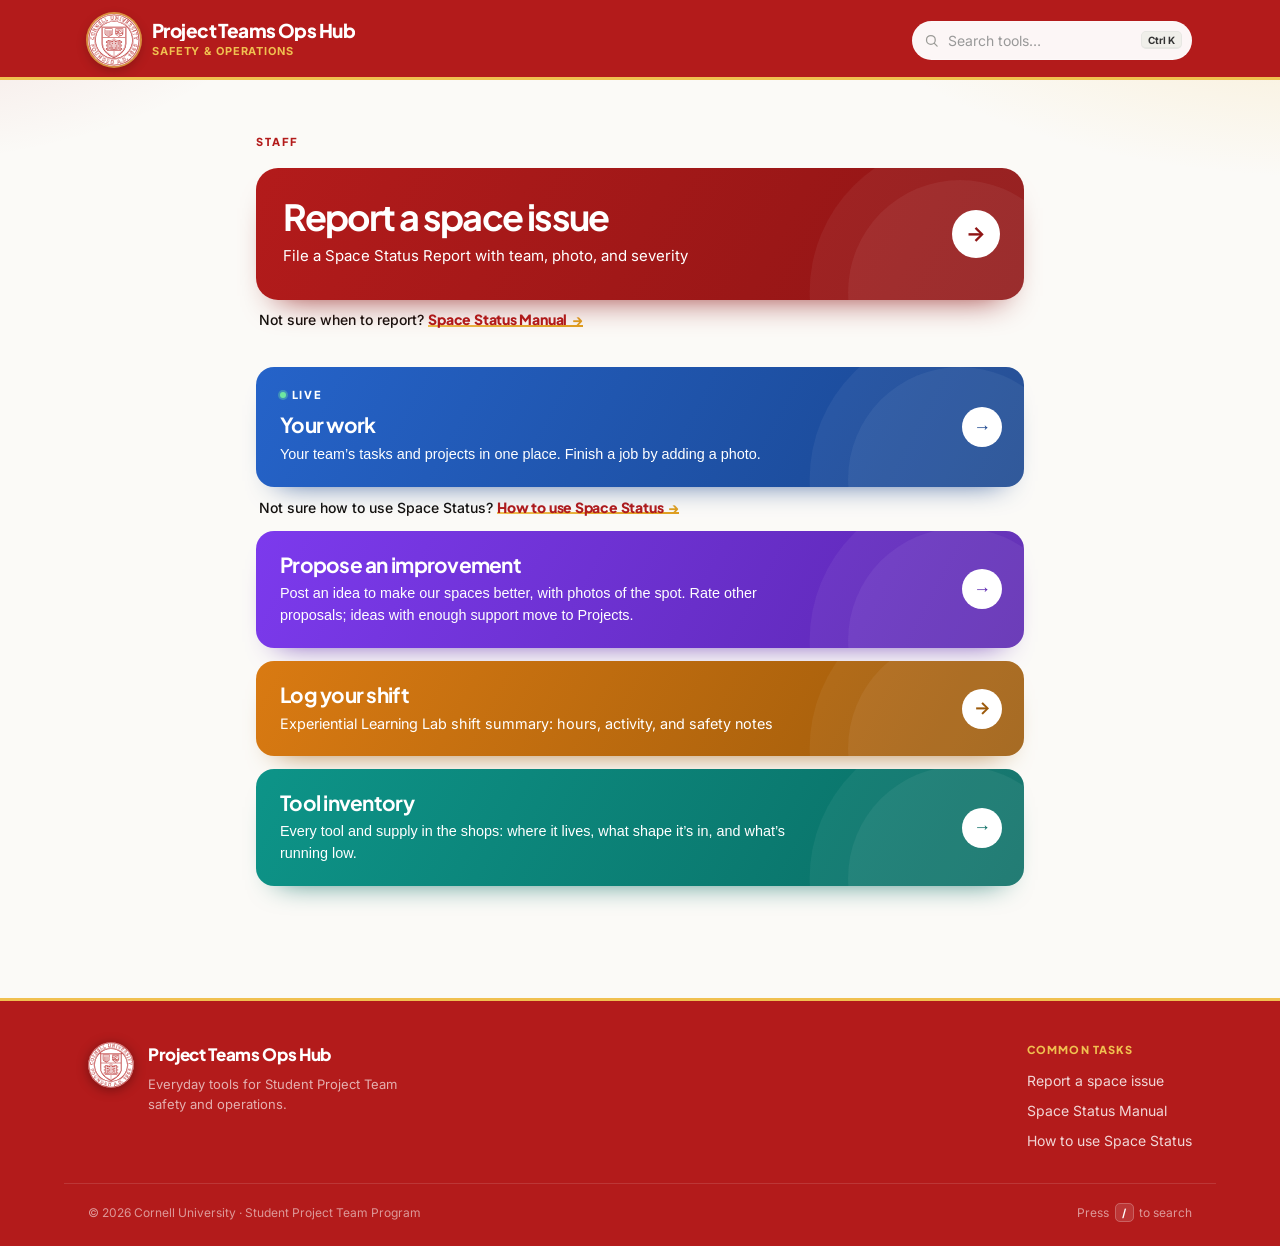
<file: index.html>
<!DOCTYPE html>
<html lang="en">
<!--
  Project Teams Ops Hub, Staff page.
  Everyday staff tasks + the Operations Team's open tasks (live, actionable).
  Admin and Command Center are separate pages, reachable only by shared link.
  Search: app.js | Styling: styles.css | Web app URL: config.js
-->
<head>
  <meta charset="UTF-8">
  <meta name="viewport" content="width=device-width, initial-scale=1.0">
  <title>Project Teams Ops Hub | Cornell</title>
  <link rel="icon" href="assets/favicon.svg" type="image/svg+xml">
  <link rel="preconnect" href="https://fonts.googleapis.com">
  <link rel="preconnect" href="https://fonts.gstatic.com" crossorigin>
  <link rel="stylesheet" href="https://fonts.googleapis.com/css2?family=Inter:wght@400;500;600&family=Plus+Jakarta+Sans:wght@600;700;800&display=swap" media="print" onload="this.media='all';this.onload=null">
  <noscript><link rel="stylesheet" href="https://fonts.googleapis.com/css2?family=Inter:wght@400;500;600&family=Plus+Jakarta+Sans:wght@600;700;800&display=swap"></noscript>
  <link rel="stylesheet" href="styles.css">
</head>
<body class="staff-ui">

<div class="app-shell">
  <header class="app-header">
    <div class="header-inner">
      <a href="index.html" class="logo">
        <img src="assets/cornell-seal.svg" alt="Cornell University" class="logo-seal">
        <div class="logo-text-block">
          <div class="logo-text">Project Teams Ops Hub</div>
          <div class="logo-sub">Safety &amp; Operations</div>
        </div>
      </a>
      <div class="header-tools">
        <div class="header-search" role="search">
          <div class="search-box">
            <svg class="search-icon" viewBox="0 0 24 24" fill="none" stroke="currentColor" stroke-width="2" stroke-linecap="round" stroke-linejoin="round" aria-hidden="true"><circle cx="11" cy="11" r="7"></circle><line x1="21" y1="21" x2="16.65" y2="16.65"></line></svg>
            <input type="search" class="search-input" id="search" placeholder="Search tools…" autocomplete="off" aria-label="Search tools">
            <button type="button" class="search-clear" id="search-clear" aria-label="Clear search" hidden>&#10005;</button>
            <kbd class="search-kbd" id="search-kbd">/</kbd>
          </div>
          <div class="search-meta" id="search-meta" hidden>
            <span class="search-count" id="search-count"></span>
            <span class="search-hint"><kbd>&uarr;</kbd><kbd>&darr;</kbd> navigate &middot; <kbd>&crarr;</kbd> open &middot; <kbd>esc</kbd> clear</span>
          </div>
        </div>
      </div>
    </div>
  </header>

  <main class="page-main">
    <h1 class="sr-only">Project Teams Ops Hub</h1>

    <section class="hub-zone is-active" id="staff">
      <h2 class="zone-label">Staff</h2>

      <div class="action-group">
        <div class="category task-block task-featured" id="space" data-keywords="space status report spt stewardship issue manual">
          <a class="action" href="https://forms.gle/6DHYsEPonVtdALps5" target="_blank" rel="noopener" data-keywords="space status report form submit issue">
            <span class="action-title">Report a space issue</span>
            <span class="action-sub">File a Space Status Report with team, photo, and severity</span>
          </a>
          <p class="action-note" data-keywords="spt manual space status report guide runbook">
            Not sure when to report? <a href="https://docs.google.com/document/d/1-pAMO02ul8k7pg9sCfkmVZ5W5p4NuWzaG2ALOWn60hk/edit" target="_blank" rel="noopener">Space Status Manual</a>
          </p>
        </div>

        <div class="category task-block" data-keywords="your work tasks projects operations complete join how to">
          <button type="button" class="action action-dashboard" id="issues-open" data-keywords="your work tasks projects operations team open issues mark complete photos assigned join before after pick">
            <span class="action-badge">Live</span>
            <span class="action-title">Your work</span>
            <span class="action-sub">Your team&rsquo;s tasks and projects in one place. Finish a job by adding a photo.</span>
          </button>
          <p class="action-note" data-keywords="how to use space status guide walkthrough complete task join project">
            Not sure how to use Space Status? <a href="space-status-how-to.html">How to use Space Status</a>
          </p>
        </div>

        <button type="button" class="action category action-dashboard" id="proposals-open" data-new-until="2026-08-28" data-keywords="propose improvement idea proposal suggest vote rate rating stars impact effort review scout space upgrade fix new project swarm">
          <span class="action-badge action-badge--new" hidden>New</span>
          <span class="action-title">Propose an improvement</span>
          <span class="action-sub">Post an idea to make our spaces better, with photos of the spot. Rate other proposals; ideas with enough support move to Projects.</span>
        </button>
        <a class="action category task-block" id="ell" href="https://docs.google.com/forms/d/e/1FAIpQLSfUSbqVXJ8si5c-efXQl8k5LAvvhkTSrSVPWlNCaKUEbNGgog/viewform" target="_blank" rel="noopener" data-keywords="experiential learning lab ell shift summary form log student employee activity lab supply safety">
          <span class="action-title">Log your shift</span>
          <span class="action-sub">Experiential Learning Lab shift summary: hours, activity, and safety notes</span>
        </a>
        <button type="button" class="action category action-dashboard" id="inventory-open" data-inventory="app" data-inventory-hide data-keywords="inventory tools equipment find where location condition repair maintenance consumables supplies stock">
          <span class="action-title">Tool inventory</span>
          <span class="action-sub">Every tool and supply in the shops: where it lives, what shape it&rsquo;s in, and what&rsquo;s running low.</span>
        </button>      </div>

      <section class="category sched-section" id="schedule" data-keywords="schedule calendar shift hours who is working desk coverage fa25 monday tuesday wednesday thursday friday saturday sunday shop day week view refresh">
        <div class="sched-head">
          <div class="sched-head-text">
            <h3 class="sched-label">Who&rsquo;s on</h3>
            <p class="sched-lede" id="sched-lede">Today&rsquo;s desk coverage. Switch to Week to see the rest of the schedule.</p>
          </div>
          <div class="sched-tools">
            <div class="sched-views" id="sched-views" role="group" aria-label="Calendar view">
              <button type="button" class="sched-view is-active" data-view="day" aria-pressed="true">Day</button>
              <button type="button" class="sched-view" data-view="week" aria-pressed="false">Week</button>
            </div>
            <span class="sched-refreshed" id="sched-refreshed"></span>
            <button type="button" class="sched-refresh" id="sched-refresh" title="Load the latest from the schedule">
              <svg viewBox="0 0 24 24" width="15" height="15" fill="none" stroke="currentColor" stroke-width="2.2" stroke-linecap="round" stroke-linejoin="round" aria-hidden="true"><path d="M21 12a9 9 0 1 1-2.64-6.36"></path><path d="M21 3v6h-6"></path></svg>
              <span>Refresh</span>
            </button>
            <a class="sched-source" href="https://docs.google.com/spreadsheets/d/1Kfffs0B0U3NZhS3YwFmRbXH3GP2pUZrCu_fylGm10CM/edit?gid=1799869087#gid=1799869087" target="_blank" rel="noopener">FA25 schedule</a>
          </div>
        </div>
        <div class="sched-filters" id="sched-filters" hidden></div>
        <div class="sched-board is-loading" id="sched-board"></div>
      </section>

      <section class="category people-section" id="people" data-keywords="people roles staff team contact who directory email ops apps projects digital admin">
        <details class="people-fold">
          <summary class="people-head">
            <div class="people-head-text">
              <h3 class="people-label">The team <span class="people-count" id="people-count" hidden></span></h3>
              <p class="people-lede">Who to ask. Tap a name to email.</p>
            </div>
          </summary>
          <div class="people-filters" id="people-filters" hidden></div>
          <div class="people-directory is-loading" id="people-directory"></div>
        </details>
      </section>

    </section>

    <p class="no-results" id="no-results">No tools match your search.</p>
  </main>

  <div class="issues-panel" id="issues-panel" hidden data-embed-query="view=Operations%20Team&amp;act=1">
    <div class="issues-panel-backdrop" id="issues-panel-backdrop" aria-hidden="true"></div>
    <div class="issues-panel-dialog" role="dialog" aria-modal="true" aria-labelledby="issues-panel-title">
      <div class="issues-panel-accent" aria-hidden="true"></div>
      <header class="issues-panel-head">
        <div class="issues-panel-brand">
          <img src="assets/cornell-seal.svg" alt="" class="issues-panel-seal" aria-hidden="true">
          <div>
            <p class="issues-panel-eyebrow">Operations Team</p>
            <h2 class="issues-panel-title" id="issues-panel-title">Your work</h2>
          </div>
        </div>
        <div class="issues-panel-actions">
          <a class="issues-panel-btn issues-panel-btn--secondary" id="issues-panel-ext" href="#" target="_blank" rel="noopener" aria-label="Open full page">
            <svg width="16" height="16" viewBox="0 0 24 24" fill="none" stroke="currentColor" stroke-width="2.2" stroke-linecap="round" stroke-linejoin="round" aria-hidden="true"><path d="M18 13v6a2 2 0 0 1-2 2H5a2 2 0 0 1-2-2V8a2 2 0 0 1 2-2h6"></path><polyline points="15 3 21 3 21 9"></polyline><line x1="10" y1="14" x2="21" y2="3"></line></svg>
            Open full page
          </a>
          <button type="button" class="issues-panel-btn issues-panel-btn--close" id="issues-panel-close" aria-label="Close tasks">
            <svg width="18" height="18" viewBox="0 0 24 24" fill="none" stroke="currentColor" stroke-width="2.2" stroke-linecap="round" aria-hidden="true"><line x1="18" y1="6" x2="6" y2="18"></line><line x1="6" y1="6" x2="18" y2="18"></line></svg>
          </button>
        </div>
      </header>
      <div class="issues-seg" id="issues-seg" role="tablist" aria-label="Tasks or projects">
        <button type="button" class="issues-seg-btn is-active" id="seg-tasks" role="tab" aria-selected="true">Tasks</button>
        <button type="button" class="issues-seg-btn" id="seg-projects" role="tab" aria-selected="false">Projects <span class="issues-seg-new" id="seg-projects-new" hidden>New</span></button>
      </div>
      <div class="issues-embed-body is-loading" id="issues-embed-body">
        <div class="issues-loading" id="issues-loading" role="status" aria-live="polite">
          <div class="issues-loading-mark" aria-hidden="true"></div>
          <p class="issues-loading-text" id="issues-loading-text">Connecting to Space Status…</p>
          <p class="issues-loading-hint" id="issues-loading-hint">Fetching your team&rsquo;s open tasks</p>
          <div class="issues-loading-cards" aria-hidden="true">
            <div class="issues-skeleton-card"></div>
            <div class="issues-skeleton-card"></div>
            <div class="issues-skeleton-card issues-skeleton-card--short"></div>
          </div>
        </div>
        <iframe id="issues-frame" class="issues-frame" title="Operations Team open tasks"></iframe>
      </div>
      <div class="issues-embed-body is-loading" id="projects-embed-body" hidden>
        <div class="issues-loading" role="status" aria-live="polite">
          <div class="issues-loading-mark" aria-hidden="true"></div>
          <p class="issues-loading-text">Loading projects…</p>
          <p class="issues-loading-hint">Fetching projects you can join</p>
          <div class="issues-loading-cards" aria-hidden="true">
            <div class="issues-skeleton-card"></div>
            <div class="issues-skeleton-card issues-skeleton-card--short"></div>
          </div>
        </div>
        <iframe id="projects-frame" class="issues-frame" title="Projects"></iframe>
      </div>
      <p class="issues-fallback" id="issues-fallback" hidden>
        Could not load your tasks here.
        <a class="issues-panel-btn issues-panel-btn--primary issues-panel-btn--inline" id="issues-fallback-link" href="#" target="_blank" rel="noopener">Open in a new tab</a>
      </p>
    </div>
  </div>

  <div class="issues-panel" id="proposals-panel" hidden>
    <div class="issues-panel-backdrop" data-panel-backdrop aria-hidden="true"></div>
    <div class="issues-panel-dialog" role="dialog" aria-modal="true" aria-labelledby="proposals-panel-title">
      <div class="issues-panel-accent" aria-hidden="true"></div>
      <header class="issues-panel-head">
        <div class="issues-panel-brand">
          <img src="assets/cornell-seal.svg" alt="" class="issues-panel-seal" aria-hidden="true">
          <div>
            <p class="issues-panel-eyebrow">Improvements</p>
            <h2 class="issues-panel-title" id="proposals-panel-title">Proposals</h2>
          </div>
        </div>
        <div class="issues-panel-actions">
          <a class="issues-panel-btn issues-panel-btn--secondary" data-panel-ext href="#" target="_blank" rel="noopener" aria-label="Open full page">
            <svg width="16" height="16" viewBox="0 0 24 24" fill="none" stroke="currentColor" stroke-width="2.2" stroke-linecap="round" stroke-linejoin="round" aria-hidden="true"><path d="M18 13v6a2 2 0 0 1-2 2H5a2 2 0 0 1-2-2V8a2 2 0 0 1 2-2h6"></path><polyline points="15 3 21 3 21 9"></polyline><line x1="10" y1="14" x2="21" y2="3"></line></svg>
            Open full page
          </a>
          <button type="button" class="issues-panel-btn issues-panel-btn--close" data-panel-close aria-label="Close proposals">
            <svg width="18" height="18" viewBox="0 0 24 24" fill="none" stroke="currentColor" stroke-width="2.2" stroke-linecap="round" aria-hidden="true"><line x1="18" y1="6" x2="6" y2="18"></line><line x1="6" y1="6" x2="18" y2="18"></line></svg>
          </button>
        </div>
      </header>
      <div class="issues-embed-body is-loading" data-panel-body>
        <div class="issues-loading" role="status" aria-live="polite">
          <div class="issues-loading-mark" aria-hidden="true"></div>
          <p class="issues-loading-text">Opening the proposal board…</p>
          <p class="issues-loading-hint">Fetching ideas and their ratings</p>
          <div class="issues-loading-cards" aria-hidden="true">
            <div class="issues-skeleton-card"></div>
            <div class="issues-skeleton-card"></div>
            <div class="issues-skeleton-card issues-skeleton-card--short"></div>
          </div>
        </div>
        <iframe data-panel-frame class="issues-frame" title="Proposals"></iframe>
      </div>
      <p class="issues-fallback" data-panel-fallback hidden>
        Could not load the proposals here.
        <a class="issues-panel-btn issues-panel-btn--primary issues-panel-btn--inline" data-panel-fallback-link href="#" target="_blank" rel="noopener">Open in a new tab</a>
      </p>
    </div>
  </div>

  <div class="issues-panel" id="inventory-panel" hidden>
    <div class="issues-panel-backdrop" data-panel-backdrop aria-hidden="true"></div>
    <div class="issues-panel-dialog" role="dialog" aria-modal="true" aria-labelledby="inventory-panel-title">
      <div class="issues-panel-accent" aria-hidden="true"></div>
      <header class="issues-panel-head">
        <div class="issues-panel-brand">
          <img src="assets/cornell-seal.svg" alt="" class="issues-panel-seal" aria-hidden="true">
          <div>
            <p class="issues-panel-eyebrow">Shop</p>
            <h2 class="issues-panel-title" id="inventory-panel-title">Tool inventory</h2>
          </div>
        </div>
        <div class="issues-panel-actions">
          <a class="issues-panel-btn issues-panel-btn--secondary" data-panel-ext href="#" target="_blank" rel="noopener" aria-label="Open full page">
            <svg width="16" height="16" viewBox="0 0 24 24" fill="none" stroke="currentColor" stroke-width="2.2" stroke-linecap="round" stroke-linejoin="round" aria-hidden="true"><path d="M18 13v6a2 2 0 0 1-2 2H5a2 2 0 0 1-2-2V8a2 2 0 0 1 2-2h6"></path><polyline points="15 3 21 3 21 9"></polyline><line x1="10" y1="14" x2="21" y2="3"></line></svg>
            Open full page
          </a>
          <button type="button" class="issues-panel-btn issues-panel-btn--close" data-panel-close aria-label="Close inventory">
            <svg width="18" height="18" viewBox="0 0 24 24" fill="none" stroke="currentColor" stroke-width="2.2" stroke-linecap="round" aria-hidden="true"><line x1="18" y1="6" x2="6" y2="18"></line><line x1="6" y1="6" x2="18" y2="18"></line></svg>
          </button>
        </div>
      </header>
      <div class="issues-embed-body is-loading" data-panel-body>
        <div class="issues-loading" role="status" aria-live="polite">
          <div class="issues-loading-mark" aria-hidden="true"></div>
          <p class="issues-loading-text">Opening the inventory…</p>
          <p class="issues-loading-hint">Fetching tools and where they live</p>
          <div class="issues-loading-cards" aria-hidden="true">
            <div class="issues-skeleton-card"></div>
            <div class="issues-skeleton-card"></div>
            <div class="issues-skeleton-card issues-skeleton-card--short"></div>
          </div>
        </div>
        <iframe data-panel-frame class="issues-frame" title="Tool inventory"></iframe>
      </div>
      <p class="issues-fallback" data-panel-fallback hidden>
        Could not load the inventory here.
        <a class="issues-panel-btn issues-panel-btn--primary issues-panel-btn--inline" data-panel-fallback-link href="#" target="_blank" rel="noopener">Open in a new tab</a>
      </p>
    </div>
  </div>

  <footer class="app-footer">
    <div class="footer-inner">
      <div class="footer-brand">
        <img src="assets/cornell-seal.svg" alt="" class="footer-seal" aria-hidden="true">
        <div>
          <div class="footer-title">Project Teams Ops Hub</div>
          <p class="footer-tagline">Everyday tools for Student Project Team safety and operations.</p>
        </div>
      </div>

      <nav class="footer-nav" aria-label="Footer">
        <div class="footer-col">
          <h4>Common tasks</h4>
          <a href="https://forms.gle/6DHYsEPonVtdALps5" target="_blank" rel="noopener">Report a space issue</a>
          <a href="https://docs.google.com/document/d/1-pAMO02ul8k7pg9sCfkmVZ5W5p4NuWzaG2ALOWn60hk/edit" target="_blank" rel="noopener">Space Status Manual</a>
          <a href="space-status-how-to.html">How to use Space Status</a>
        </div>
      </nav>
    </div>

    <div class="footer-bottom">
      <span>&copy; 2026 Cornell University &middot; Student Project Team Program</span>
      <span class="footer-press">Press <kbd>/</kbd> to search</span>
    </div>
  </footer>
</div>

<script src="config.js"></script>
<script src="app.js"></script>
</body>
</html>
</file>
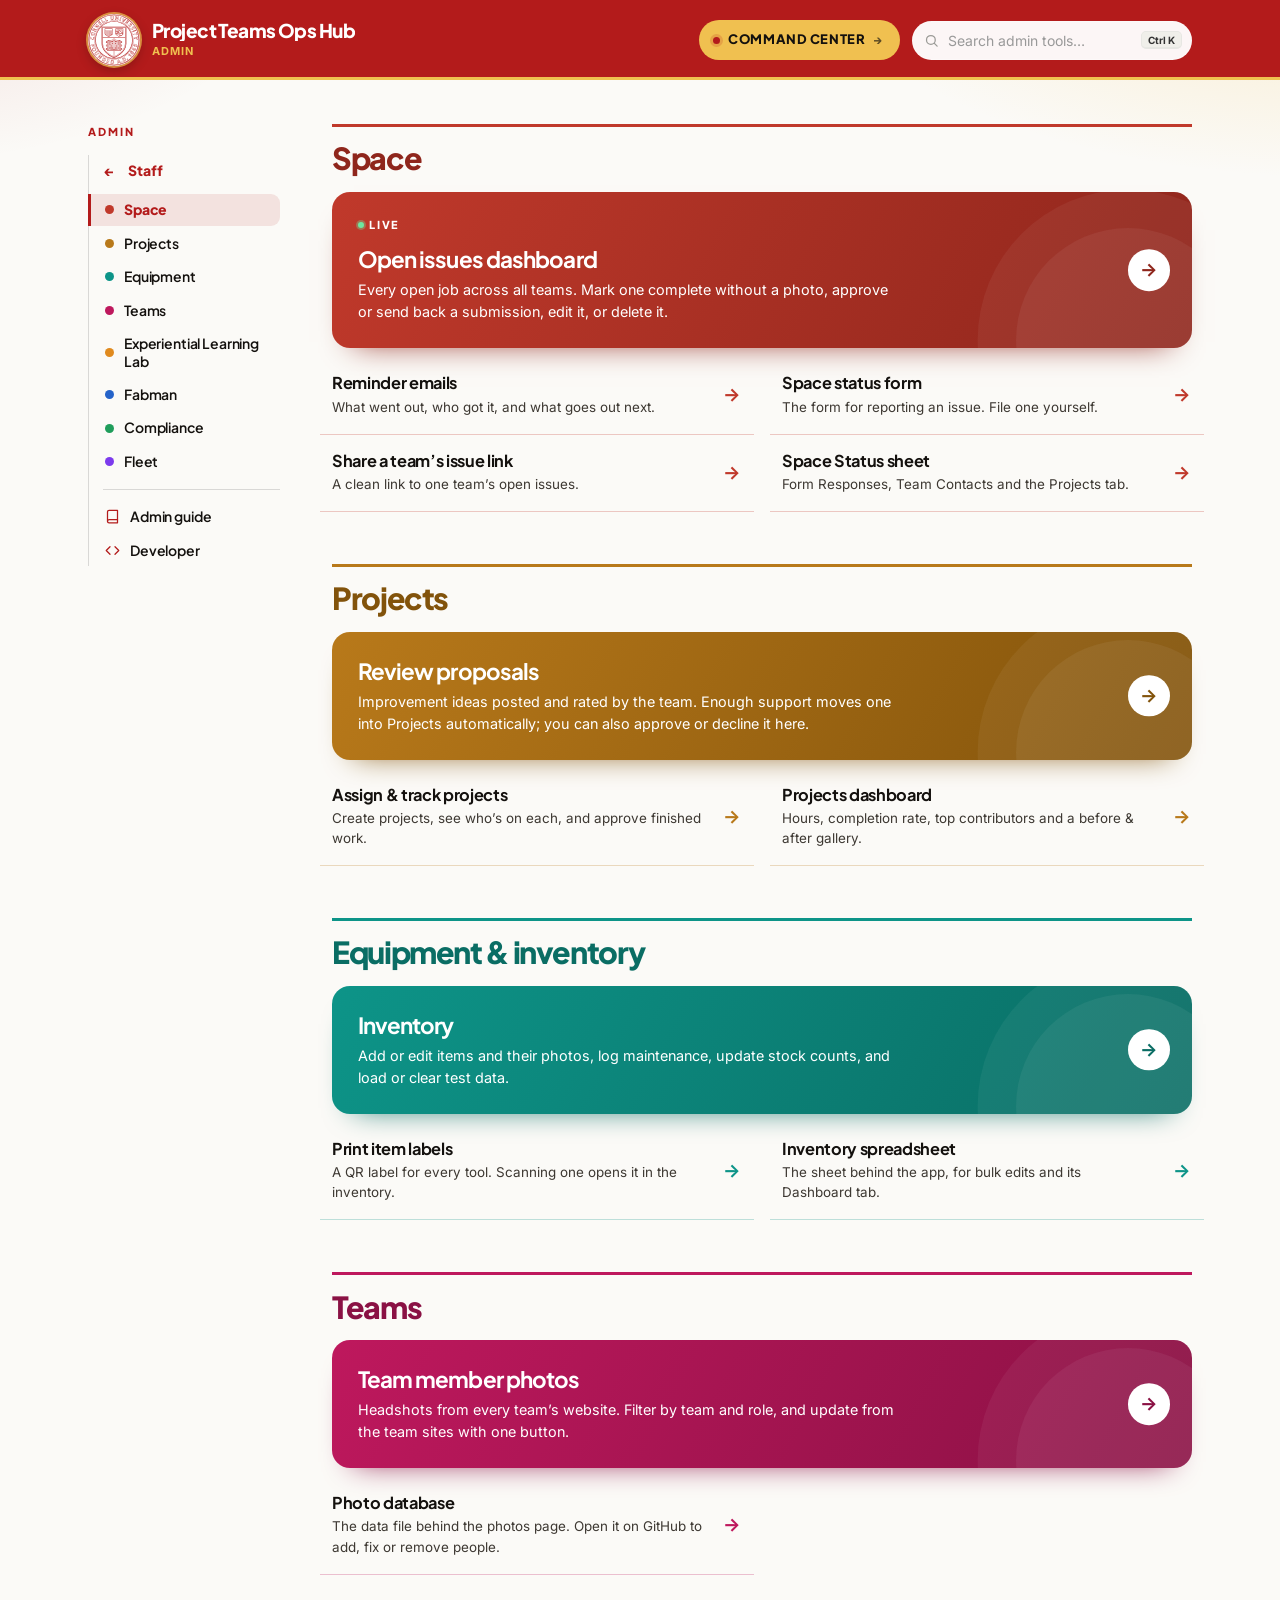
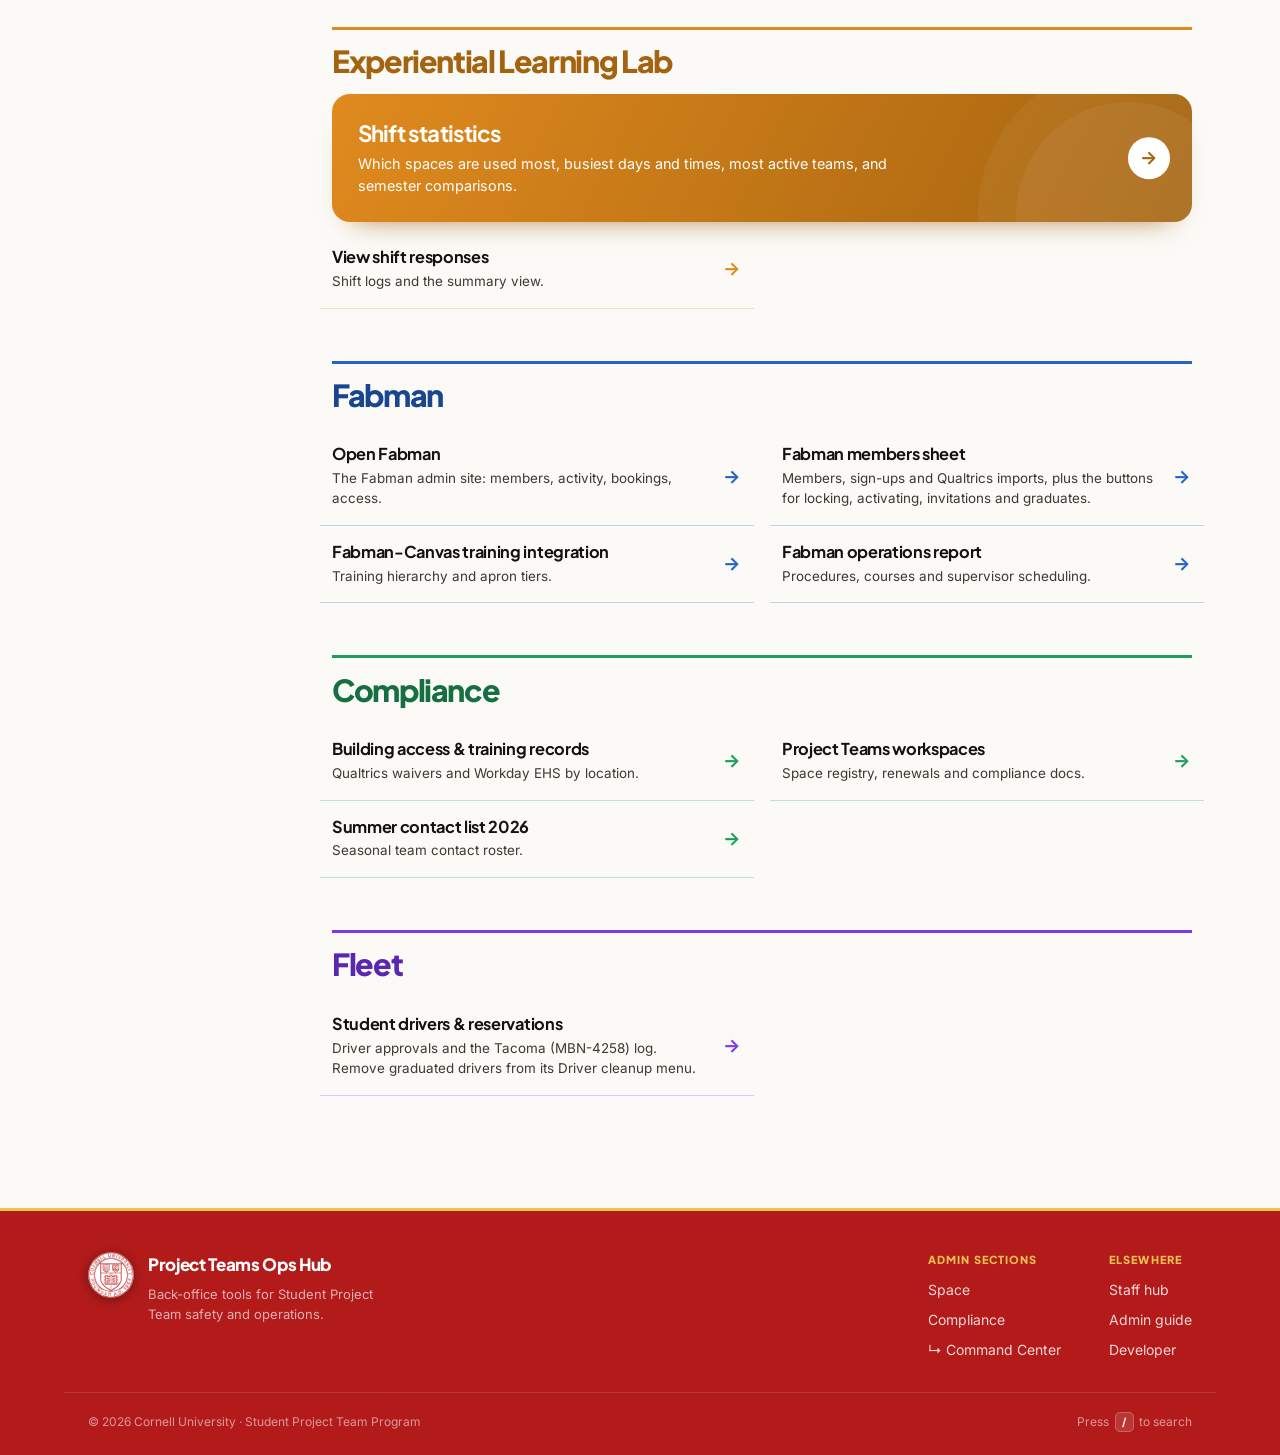
<file: admin.html>
<!DOCTYPE html>
<html lang="en">
<!--
  Admin: back-office tools for SPT staff. Reached only by a shared link,
  it is not surfaced in the staff-facing navigation on index.html.
  Day-to-day operations only. Scripts, code and the developer guide are on
  developer.html. Shares styles.css and app.js with the rest of the hub.
-->
<head>
  <meta charset="UTF-8">
  <meta name="viewport" content="width=device-width, initial-scale=1.0">
  <title>Admin | Project Teams Ops Hub</title>
  <link rel="icon" href="assets/favicon.svg" type="image/svg+xml">
  <link rel="preconnect" href="https://fonts.googleapis.com">
  <link rel="preconnect" href="https://fonts.gstatic.com" crossorigin>
  <link rel="stylesheet" href="https://fonts.googleapis.com/css2?family=Inter:wght@400;500;600&family=Plus+Jakarta+Sans:wght@600;700;800&display=swap" media="print" onload="this.media='all';this.onload=null">
  <noscript><link rel="stylesheet" href="https://fonts.googleapis.com/css2?family=Inter:wght@400;500;600&family=Plus+Jakarta+Sans:wght@600;700;800&display=swap"></noscript>
  <link rel="stylesheet" href="styles.css">
</head>
<body class="admin-ui">

<div class="app-shell">
  <header class="app-header">
    <div class="header-inner">
      <a href="index.html" class="logo">
        <img src="assets/cornell-seal.svg" alt="Cornell University" class="logo-seal">
        <div class="logo-text-block">
          <div class="logo-text">Project Teams Ops Hub</div>
          <div class="logo-sub">Admin</div>
        </div>
      </a>
      <div class="header-tools">
        <a class="cmd-link" href="command-center.html">
          <span class="cmd-dot" aria-hidden="true"></span>
          <span class="cmd-text">Command<span class="cmd-text-full"> Center</span></span>
          <span class="cmd-badge" id="cmd-badge" hidden></span>
          <span class="cmd-go" aria-hidden="true">&rarr;</span>
        </a>
        <div class="header-search" role="search">
          <div class="search-box">
            <svg class="search-icon" viewBox="0 0 24 24" fill="none" stroke="currentColor" stroke-width="2" stroke-linecap="round" stroke-linejoin="round" aria-hidden="true"><circle cx="11" cy="11" r="7"></circle><line x1="21" y1="21" x2="16.65" y2="16.65"></line></svg>
            <input type="search" class="search-input" id="search" placeholder="Search admin tools…" autocomplete="off" aria-label="Search admin tools">
            <button type="button" class="search-clear" id="search-clear" aria-label="Clear search" hidden>&#10005;</button>
            <kbd class="search-kbd" id="search-kbd">/</kbd>
          </div>
          <div class="search-meta" id="search-meta" hidden>
            <span class="search-count" id="search-count"></span>
            <span class="search-hint"><kbd>&uarr;</kbd><kbd>&darr;</kbd> navigate &middot; <kbd>&crarr;</kbd> open &middot; <kbd>esc</kbd> clear</span>
          </div>
        </div>
      </div>
    </div>
  </header>

  <main class="page-main">
    <h1 class="sr-only">Admin tools</h1>

    <section class="hub-zone is-active" id="admin">
      <div class="admin-layout" id="admin-layout">
        <aside class="admin-side">
          <span class="admin-side-label">Admin</span>
          <nav class="admin-nav" id="admin-nav" aria-label="Admin sections">
            <a href="index.html" class="admin-nav-back" aria-label="Back to staff page"><span class="back-arrow" aria-hidden="true">&larr;</span>Staff</a>
            <a href="#space-admin" style="--chip:#c0392b"><span class="dot"></span>Space</a>
            <a href="#projects-admin" style="--chip:#b8791a"><span class="dot"></span>Projects</a>
            <a href="#inventory" style="--chip:#0d9488"><span class="dot"></span>Equipment</a>
            <a href="#teams-admin" style="--chip:#be185d"><span class="dot"></span>Teams</a>
            <a href="#ell-admin" style="--chip:#e08a1e"><span class="dot"></span>Experiential Learning Lab</a>
            <a href="#access" style="--chip:#2563c9"><span class="dot"></span>Fabman</a>
            <a href="#compliance" style="--chip:#1f9d5b"><span class="dot"></span>Compliance</a>
            <a href="#fleet" style="--chip:#7c3aed"><span class="dot"></span>Fleet</a>
            <span class="admin-nav-sep" aria-hidden="true"></span>
            <a href="docs.html" class="admin-nav-extra"><svg viewBox="0 0 24 24" fill="none" stroke="currentColor" stroke-width="2" stroke-linecap="round" stroke-linejoin="round" aria-hidden="true"><path d="M4 19.5A2.5 2.5 0 0 1 6.5 17H20"></path><path d="M6.5 2H20v20H6.5A2.5 2.5 0 0 1 4 19.5v-15A2.5 2.5 0 0 1 6.5 2z"></path></svg>Admin guide</a>
            <a href="developer.html" class="admin-nav-extra"><svg viewBox="0 0 24 24" fill="none" stroke="currentColor" stroke-width="2" stroke-linecap="round" stroke-linejoin="round" aria-hidden="true"><polyline points="16 18 22 12 16 6"></polyline><polyline points="8 6 2 12 8 18"></polyline></svg>Developer</a>
          </nav>
        </aside>

      <div class="admin-list">
        <section class="category admin-block" id="space-admin" data-keywords="space status tracking pending actions open issues dashboard mark complete approve send back edit delete form team contacts">
          <h3 class="admin-label">Space</h3>
          <div class="action-group">
            <button type="button" class="action action-dashboard" id="issues-open" data-keywords="open issues dashboard all teams filter mark complete approve send back delete edit tasks">
              <span class="action-badge">Live</span>
              <span class="action-title">Open issues dashboard</span>
              <span class="action-sub">Every open job across all teams. Mark one complete without a photo, approve or send back a submission, edit it, or delete it.</span>
            </button>
            <button type="button" class="action" id="emails-open" data-keywords="reminder emails sent log outbox who got what recipients next run notices teams still getting reminders after completing flagged failed">
              <span class="action-title">Reminder emails</span>
              <span class="action-sub">What went out, who got it, and what goes out next.</span>
            </button>
            <a class="action" href="https://forms.gle/6DHYsEPonVtdALps5" target="_blank" rel="noopener" data-keywords="space status report form submit issue file new google form">
              <span class="action-title">Space status form</span>
              <span class="action-sub">The form for reporting an issue. File one yourself.</span>
            </a>
            <a class="action" href="team.html" data-keywords="share link team open issues operations team per-team shareable url copy">
              <span class="action-title">Share a team&rsquo;s issue link</span>
              <span class="action-sub">A clean link to one team&rsquo;s open issues.</span>
            </a>
            <a class="action" href="https://docs.google.com/spreadsheets/d/1mZrlnA-GiVKB4_Um21aMH9jsSkf6TUJhauDWivnf7-I/edit" target="_blank" rel="noopener" data-keywords="space status tracking sheet spreadsheet form responses team contacts emails recipients projects tab raw data edit rows addressed at reopen">
              <span class="action-title">Space Status sheet</span>
              <span class="action-sub">Form Responses, Team Contacts and the Projects tab.</span>
            </a>
          </div>
        </section>

        <section class="category admin-block" id="projects-admin" data-keywords="projects assign create multi student before after photo in progress completed assignees approve completion proposals improvement ideas vote rating impact effort quorum">
          <h3 class="admin-label">Projects</h3>
          <div class="action-group">
            <button type="button" class="action action-dashboard" id="proposals-open" data-new-until="2026-08-28" data-keywords="proposals improvement ideas vote rating impact effort approve decline quorum swarm scout provisional">
              <span class="action-badge action-badge--new" hidden>New</span>
              <span class="action-title">Review proposals</span>
              <span class="action-sub">Improvement ideas posted and rated by the team. Enough support moves one into Projects automatically; you can also approve or decline it here.</span>
            </button>
            <a class="action" data-module="projects" data-admin href="#" target="_blank" rel="noopener" data-keywords="assign create project multi student before after photo in progress completed approve send back">
              <span class="action-title">Assign &amp; track projects</span>
              <span class="action-sub">Create projects, see who&rsquo;s on each, and approve finished work.</span>
            </a>
            <a class="action" data-module="projects-dash" href="#" target="_blank" rel="noopener" data-keywords="projects dashboard hours logged metrics stats completion rate contributors leaderboard before after gallery noah">
              <span class="action-title">Projects dashboard</span>
              <span class="action-sub">Hours, completion rate, top contributors and a before &amp; after gallery.</span>
            </a>
          </div>
        </section>

        <section class="category admin-block" id="inventory" data-keywords="tool equipment inventory location condition repair maintenance consumables low stock qr labels sheet test data">
          <h3 class="admin-label">Equipment &amp; inventory</h3>
          <div class="action-group">
            <button type="button" class="action action-dashboard" id="inventory-open" data-inventory="app" data-keywords="inventory app add edit items photos maintenance stock counts test data">
              <span class="action-title">Inventory</span>
              <span class="action-sub">Add or edit items and their photos, log maintenance, update stock counts, and load or clear test data.</span>
            </button>
            <a class="action" data-inventory="labels" href="#" target="_blank" rel="noopener" data-keywords="qr labels print stickers scan tools">
              <span class="action-title">Print item labels</span>
              <span class="action-sub">A QR label for every tool. Scanning one opens it in the inventory.</span>
            </a>
            <a class="action" data-inventory="sheet" href="#" target="_blank" rel="noopener" data-keywords="spreadsheet backend google sheet data bulk edit dashboard tab">
              <span class="action-title">Inventory spreadsheet</span>
              <span class="action-sub">The sheet behind the app, for bulk edits and its Dashboard tab.</span>
            </a>
          </div>
        </section>

        <section class="category admin-block" id="teams-admin" data-keywords="team member photos headshots faces roster directory leads members advisors project teams websites graduates">
          <h3 class="admin-label">Teams</h3>
          <div class="action-group">
            <a class="action action-dashboard" href="team-photos.html?admin=1" data-keywords="team member photos headshots faces roster leads members advisors filter csv">
              <span class="action-title">Team member photos</span>
              <span class="action-sub">Headshots from every team&rsquo;s website. Filter by team and role, and update from the team sites with one button.</span>
            </a>
            <a class="action" href="https://github.com/cornellprojectteams/centralhub/blob/main/data/team-photos.json" target="_blank" rel="noopener" data-keywords="photo database json edit add person remove graduate data file github">
              <span class="action-title">Photo database</span>
              <span class="action-sub">The data file behind the photos page. Open it on GitHub to add, fix or remove people.</span>
            </a>
          </div>
        </section>

        <section class="category admin-block" id="ell-admin" data-keywords="experiential learning lab ell shift responses data summary staffing">
          <h3 class="admin-label">Experiential Learning Lab</h3>
          <div class="action-group">
            <button type="button" class="action action-dashboard" id="ell-stats-open" data-keywords="ell shift statistics charts graphs space usage busiest composites auto lab conference room activity level teams semester supplies safety">
              <span class="action-title">Shift statistics</span>
              <span class="action-sub">Which spaces are used most, busiest days and times, most active teams, and semester comparisons.</span>
            </button>
            <a class="action" href="https://docs.google.com/spreadsheets/d/1yazhxA8nwYWDRSdQEN6Cc3UKKnPn6PWF_b3zAe0KoQk/edit" target="_blank" rel="noopener" data-keywords="ell shift responses data summary pivot">
              <span class="action-title">View shift responses</span>
              <span class="action-sub">Shift logs and the summary view.</span>
            </a>
          </div>
        </section>

        <section class="category admin-block" id="access" data-keywords="fabman members sign-up training qualtrics graduates lock activate invitations">
          <h3 class="admin-label">Fabman</h3>
          <div class="action-group">
            <a class="action" href="https://fabman.io/manage/2366" target="_blank" rel="noopener" data-keywords="fabman site open manage members activity bookings analytics access equipment">
              <span class="action-title">Open Fabman</span>
              <span class="action-sub">The Fabman admin site: members, activity, bookings, access.</span>
            </a>
            <a class="action" href="https://docs.google.com/spreadsheets/d/1lDAA4z1YexkjaABSPuXJyEXfSxN2QAsKWVk88TQCRLI/edit" target="_blank" rel="noopener" data-keywords="fabman admin dashboard members sign-ups qualtrics imports actions sheet graduates lock activate delete invitations buttons">
              <span class="action-title">Fabman members sheet</span>
              <span class="action-sub">Members, sign-ups and Qualtrics imports, plus the buttons for locking, activating, invitations and graduates.</span>
            </a>
            <a class="action" href="https://docs.google.com/document/d/1O-O-mpEGGtcD6QiLqjxw1y1rFtI7WzayoOroxpoxwfQ/edit" target="_blank" rel="noopener" data-keywords="fabman canvas training integration qualtrics apron">
              <span class="action-title">Fabman-Canvas training integration</span>
              <span class="action-sub">Training hierarchy and apron tiers.</span>
            </a>
            <a class="action" href="https://docs.google.com/document/d/1nxQQiA-6W2hyB2ZZV71l9vbOelXYbMc70efr7XWPi8o/edit" target="_blank" rel="noopener" data-keywords="fabman su25 report dashboard training">
              <span class="action-title">Fabman operations report</span>
              <span class="action-sub">Procedures, courses and supervisor scheduling.</span>
            </a>
          </div>
        </section>

        <section class="category admin-block" id="compliance" data-keywords="master sheet building access workday learning qualtrics canvas waivers workspaces renewal">
          <h3 class="admin-label">Compliance</h3>
          <div class="action-group">
            <a class="action" href="https://docs.google.com/spreadsheets/d/1k97Ey5aNcm58zaviaXxKvJtTgL1yeSI_fvUkXZFEyM4/edit" target="_blank" rel="noopener" data-keywords="master sheet building access workday qualtrics canvas ell hvl waivers">
              <span class="action-title">Building access &amp; training records</span>
              <span class="action-sub">Qualtrics waivers and Workday EHS by location.</span>
            </a>
            <a class="action" href="https://docs.google.com/spreadsheets/d/1cKd-5815CafamF2AQpwTIqATjdkD4HgM404vQvwTvuM/edit" target="_blank" rel="noopener" data-keywords="workspaces team spaces master list renewal survey upson tang ell">
              <span class="action-title">Project Teams workspaces</span>
              <span class="action-sub">Space registry, renewals and compliance docs.</span>
            </a>
            <a class="action" href="https://docs.google.com/spreadsheets/d/1UrI5mBI4rqY9NeElobhzdd1lWsAlBDeYa1LZPVWHNnE/edit" target="_blank" rel="noopener" data-keywords="summer contact list seasonal team contacts">
              <span class="action-title">Summer contact list 2026</span>
              <span class="action-sub">Seasonal team contact roster.</span>
            </a>
          </div>
        </section>

        <section class="category admin-block" id="fleet" data-keywords="student drivers tacoma vehicle reservation approval fleet mbn-4258 remove graduated cleanup">
          <h3 class="admin-label">Fleet</h3>
          <div class="action-group">
            <a class="action" href="https://docs.google.com/spreadsheets/d/1KwJLTkdhrQ0jD7-75p6IuhYvh3Fq0B13KAXf2Pcvk_M/edit" target="_blank" rel="noopener" data-keywords="student drivers tacoma approval reservation log remove graduated drivers bulk cleanup access rows netid year menu">
              <span class="action-title">Student drivers &amp; reservations</span>
              <span class="action-sub">Driver approvals and the Tacoma (MBN-4258) log. Remove graduated drivers from its Driver cleanup menu.</span>
            </a>
          </div>
        </section>
      </div>
      </div>
    </section>

    <p class="no-results" id="no-results">No tools match your search.</p>
  </main>

  <div class="issues-panel" id="issues-panel" hidden data-embed-query="view=all&amp;admin=1">
    <div class="issues-panel-backdrop" id="issues-panel-backdrop" aria-hidden="true"></div>
    <div class="issues-panel-dialog" role="dialog" aria-modal="true" aria-labelledby="issues-panel-title">
      <div class="issues-panel-accent" aria-hidden="true"></div>
      <header class="issues-panel-head">
        <div class="issues-panel-brand">
          <img src="assets/cornell-seal.svg" alt="" class="issues-panel-seal" aria-hidden="true">
          <div>
            <p class="issues-panel-eyebrow">Space Status</p>
            <h2 class="issues-panel-title" id="issues-panel-title">Open issues</h2>
          </div>
        </div>
        <div class="issues-panel-actions">
          <a class="issues-panel-btn issues-panel-btn--secondary" id="issues-panel-ext" href="#" target="_blank" rel="noopener" aria-label="Open full page">
            <svg width="16" height="16" viewBox="0 0 24 24" fill="none" stroke="currentColor" stroke-width="2.2" stroke-linecap="round" stroke-linejoin="round" aria-hidden="true"><path d="M18 13v6a2 2 0 0 1-2 2H5a2 2 0 0 1-2-2V8a2 2 0 0 1 2-2h6"></path><polyline points="15 3 21 3 21 9"></polyline><line x1="10" y1="14" x2="21" y2="3"></line></svg>
            Full page
          </a>
          <button type="button" class="issues-panel-btn issues-panel-btn--close" id="issues-panel-close" aria-label="Close dashboard">
            <svg width="18" height="18" viewBox="0 0 24 24" fill="none" stroke="currentColor" stroke-width="2.2" stroke-linecap="round" aria-hidden="true"><line x1="18" y1="6" x2="6" y2="18"></line><line x1="6" y1="6" x2="18" y2="18"></line></svg>
          </button>
        </div>
      </header>
      <div class="issues-seg" id="issues-seg" role="tablist" aria-label="Space issues or projects">
        <button type="button" class="issues-seg-btn is-active" id="seg-tasks" role="tab" aria-selected="true">Space issues</button>
        <button type="button" class="issues-seg-btn" id="seg-projects" role="tab" aria-selected="false">Projects <span class="issues-seg-new" id="seg-projects-new" hidden>New</span></button>
      </div>
      <div class="issues-embed-body is-loading" id="issues-embed-body">
        <div class="issues-loading" id="issues-loading" role="status" aria-live="polite">
          <div class="issues-loading-mark" aria-hidden="true"></div>
          <p class="issues-loading-text" id="issues-loading-text">Connecting to Space Status…</p>
          <p class="issues-loading-hint" id="issues-loading-hint">Fetching open issues and photos from Google Sheets</p>
          <div class="issues-loading-cards" aria-hidden="true">
            <div class="issues-skeleton-card"></div>
            <div class="issues-skeleton-card"></div>
            <div class="issues-skeleton-card issues-skeleton-card--short"></div>
          </div>
        </div>
        <iframe id="issues-frame" class="issues-frame" title="Open space issues"></iframe>
      </div>
      <div class="issues-embed-body is-loading" id="projects-embed-body" hidden>
        <div class="issues-loading" role="status" aria-live="polite">
          <div class="issues-loading-mark" aria-hidden="true"></div>
          <p class="issues-loading-text">Loading projects…</p>
          <p class="issues-loading-hint">Assign, approve, and manage projects</p>
          <div class="issues-loading-cards" aria-hidden="true">
            <div class="issues-skeleton-card"></div>
            <div class="issues-skeleton-card issues-skeleton-card--short"></div>
          </div>
        </div>
        <iframe id="projects-frame" class="issues-frame" title="Projects"></iframe>
      </div>
      <p class="issues-fallback" id="issues-fallback" hidden>
        The dashboard could not load here.
        <a class="issues-panel-btn issues-panel-btn--primary issues-panel-btn--inline" id="issues-fallback-link" href="#" target="_blank" rel="noopener">Open in a new tab</a>
      </p>
    </div>
  </div>

  <!-- Reminder emails: a centered pop-up (issues-panel--pop) on the same open/close code as the slide-overs. -->
  <div class="issues-panel issues-panel--pop" id="emails-panel" hidden>
    <div class="issues-panel-backdrop" data-panel-backdrop aria-hidden="true"></div>
    <div class="issues-panel-dialog pop" role="dialog" aria-modal="true" aria-labelledby="emails-panel-title">
      <div class="pop-stripe" aria-hidden="true"></div>
      <header class="pop-head">
        <div class="pop-head-text">
          <p class="pop-eyebrow">Space Status</p>
          <h2 class="pop-title" id="emails-panel-title">Reminder emails</h2>
          <p class="pop-sub">What went out, who got it, and what goes out next.</p>
        </div>
        <div class="pop-air" aria-hidden="true">
          <svg class="pop-trail" viewBox="0 0 160 60" preserveAspectRatio="none"><path d="M2 54 C 52 54, 88 30, 148 12" fill="none" stroke="currentColor" stroke-width="1.6" stroke-dasharray="2 7" stroke-linecap="round"></path></svg>
          <svg class="pop-plane" viewBox="0 0 24 24" fill="none" stroke="currentColor" stroke-width="1.8" stroke-linecap="round" stroke-linejoin="round"><path d="M22 2 11 13"></path><path d="M22 2 15 22l-4-9-9-4 20-7z"></path></svg>
        </div>
        <div class="pop-actions">
          <a class="pop-btn" data-panel-ext href="#" target="_blank" rel="noopener">
            <svg width="15" height="15" viewBox="0 0 24 24" fill="none" stroke="currentColor" stroke-width="2.2" stroke-linecap="round" stroke-linejoin="round" aria-hidden="true"><path d="M18 13v6a2 2 0 0 1-2 2H5a2 2 0 0 1-2-2V8a2 2 0 0 1 2-2h6"></path><polyline points="15 3 21 3 21 9"></polyline><line x1="10" y1="14" x2="21" y2="3"></line></svg>
            <span>Full page</span>
          </a>
          <button type="button" class="pop-btn pop-btn--close" data-panel-close aria-label="Close reminder emails">
            <svg width="17" height="17" viewBox="0 0 24 24" fill="none" stroke="currentColor" stroke-width="2.4" stroke-linecap="round" aria-hidden="true"><line x1="18" y1="6" x2="6" y2="18"></line><line x1="6" y1="6" x2="18" y2="18"></line></svg>
          </button>
        </div>
      </header>
      <div class="issues-embed-body is-loading" data-panel-body>
        <div class="issues-loading pop-loading" role="status" aria-live="polite">
          <div class="pop-flight" aria-hidden="true">
            <svg viewBox="0 0 24 24" fill="none" stroke="currentColor" stroke-width="1.8" stroke-linecap="round" stroke-linejoin="round"><path d="M22 2 11 13"></path><path d="M22 2 15 22l-4-9-9-4 20-7z"></path></svg>
          </div>
          <p class="issues-loading-text">Collecting the emails…</p>
          <p class="issues-loading-hint">Reading the email log and working out the next run</p>
          <div class="pop-skel" aria-hidden="true"><span></span><span></span><span></span><span></span></div>
        </div>
        <iframe data-panel-frame class="issues-frame" title="Reminder emails"></iframe>
      </div>
      <p class="issues-fallback" data-panel-fallback hidden>
        The emails could not load here.
        <a class="issues-panel-btn issues-panel-btn--primary issues-panel-btn--inline" data-panel-fallback-link href="#" target="_blank" rel="noopener">Open in a new tab</a>
      </p>
    </div>
  </div>

  <div class="issues-panel" id="proposals-panel" hidden>
    <div class="issues-panel-backdrop" data-panel-backdrop aria-hidden="true"></div>
    <div class="issues-panel-dialog" role="dialog" aria-modal="true" aria-labelledby="proposals-panel-title">
      <div class="issues-panel-accent" aria-hidden="true"></div>
      <header class="issues-panel-head">
        <div class="issues-panel-brand">
          <img src="assets/cornell-seal.svg" alt="" class="issues-panel-seal" aria-hidden="true">
          <div>
            <p class="issues-panel-eyebrow">Projects</p>
            <h2 class="issues-panel-title" id="proposals-panel-title">Review proposals</h2>
          </div>
        </div>
        <div class="issues-panel-actions">
          <a class="issues-panel-btn issues-panel-btn--secondary" data-panel-ext href="#" target="_blank" rel="noopener" aria-label="Open full page">
            <svg width="16" height="16" viewBox="0 0 24 24" fill="none" stroke="currentColor" stroke-width="2.2" stroke-linecap="round" stroke-linejoin="round" aria-hidden="true"><path d="M18 13v6a2 2 0 0 1-2 2H5a2 2 0 0 1-2-2V8a2 2 0 0 1 2-2h6"></path><polyline points="15 3 21 3 21 9"></polyline><line x1="10" y1="14" x2="21" y2="3"></line></svg>
            Open full page
          </a>
          <button type="button" class="issues-panel-btn issues-panel-btn--close" data-panel-close aria-label="Close proposals">
            <svg width="18" height="18" viewBox="0 0 24 24" fill="none" stroke="currentColor" stroke-width="2.2" stroke-linecap="round" aria-hidden="true"><line x1="18" y1="6" x2="6" y2="18"></line><line x1="6" y1="6" x2="18" y2="18"></line></svg>
          </button>
        </div>
      </header>
      <div class="issues-embed-body is-loading" data-panel-body>
        <div class="issues-loading" role="status" aria-live="polite">
          <div class="issues-loading-mark" aria-hidden="true"></div>
          <p class="issues-loading-text">Opening the proposal board…</p>
          <p class="issues-loading-hint">Fetching ideas and their ratings</p>
          <div class="issues-loading-cards" aria-hidden="true">
            <div class="issues-skeleton-card"></div>
            <div class="issues-skeleton-card"></div>
            <div class="issues-skeleton-card issues-skeleton-card--short"></div>
          </div>
        </div>
        <iframe data-panel-frame class="issues-frame" title="Review proposals"></iframe>
      </div>
      <p class="issues-fallback" data-panel-fallback hidden>
        Could not load the proposals here.
        <a class="issues-panel-btn issues-panel-btn--primary issues-panel-btn--inline" data-panel-fallback-link href="#" target="_blank" rel="noopener">Open in a new tab</a>
      </p>
    </div>
  </div>

  <div class="issues-panel" id="inventory-panel" hidden>
    <div class="issues-panel-backdrop" data-panel-backdrop aria-hidden="true"></div>
    <div class="issues-panel-dialog" role="dialog" aria-modal="true" aria-labelledby="inventory-panel-title">
      <div class="issues-panel-accent" aria-hidden="true"></div>
      <header class="issues-panel-head">
        <div class="issues-panel-brand">
          <img src="assets/cornell-seal.svg" alt="" class="issues-panel-seal" aria-hidden="true">
          <div>
            <p class="issues-panel-eyebrow">Equipment</p>
            <h2 class="issues-panel-title" id="inventory-panel-title">Inventory</h2>
          </div>
        </div>
        <div class="issues-panel-actions">
          <a class="issues-panel-btn issues-panel-btn--secondary" data-panel-ext href="#" target="_blank" rel="noopener" aria-label="Open full page">
            <svg width="16" height="16" viewBox="0 0 24 24" fill="none" stroke="currentColor" stroke-width="2.2" stroke-linecap="round" stroke-linejoin="round" aria-hidden="true"><path d="M18 13v6a2 2 0 0 1-2 2H5a2 2 0 0 1-2-2V8a2 2 0 0 1 2-2h6"></path><polyline points="15 3 21 3 21 9"></polyline><line x1="10" y1="14" x2="21" y2="3"></line></svg>
            Open full page
          </a>
          <button type="button" class="issues-panel-btn issues-panel-btn--close" data-panel-close aria-label="Close inventory">
            <svg width="18" height="18" viewBox="0 0 24 24" fill="none" stroke="currentColor" stroke-width="2.2" stroke-linecap="round" aria-hidden="true"><line x1="18" y1="6" x2="6" y2="18"></line><line x1="6" y1="6" x2="18" y2="18"></line></svg>
          </button>
        </div>
      </header>
      <div class="issues-embed-body is-loading" data-panel-body>
        <div class="issues-loading" role="status" aria-live="polite">
          <div class="issues-loading-mark" aria-hidden="true"></div>
          <p class="issues-loading-text">Opening the inventory…</p>
          <p class="issues-loading-hint">Fetching tools and where they live</p>
          <div class="issues-loading-cards" aria-hidden="true">
            <div class="issues-skeleton-card"></div>
            <div class="issues-skeleton-card"></div>
            <div class="issues-skeleton-card issues-skeleton-card--short"></div>
          </div>
        </div>
        <iframe data-panel-frame class="issues-frame" title="Inventory"></iframe>
      </div>
      <p class="issues-fallback" data-panel-fallback hidden>
        Could not load the inventory here.
        <a class="issues-panel-btn issues-panel-btn--primary issues-panel-btn--inline" data-panel-fallback-link href="#" target="_blank" rel="noopener">Open in a new tab</a>
      </p>
    </div>
  </div>

  <div class="issues-panel" id="ell-stats-panel" hidden>
    <div class="issues-panel-backdrop" data-panel-backdrop aria-hidden="true"></div>
    <div class="issues-panel-dialog" role="dialog" aria-modal="true" aria-labelledby="ell-stats-panel-title">
      <div class="issues-panel-accent" aria-hidden="true"></div>
      <header class="issues-panel-head">
        <div class="issues-panel-brand">
          <img src="assets/cornell-seal.svg" alt="" class="issues-panel-seal" aria-hidden="true">
          <div>
            <p class="issues-panel-eyebrow">Experiential Learning Lab</p>
            <h2 class="issues-panel-title" id="ell-stats-panel-title">Shift statistics</h2>
          </div>
        </div>
        <div class="issues-panel-actions">
          <a class="issues-panel-btn issues-panel-btn--secondary" data-panel-ext href="ell-stats.html" target="_blank" rel="noopener" aria-label="Open full page">
            <svg width="16" height="16" viewBox="0 0 24 24" fill="none" stroke="currentColor" stroke-width="2.2" stroke-linecap="round" stroke-linejoin="round" aria-hidden="true"><path d="M18 13v6a2 2 0 0 1-2 2H5a2 2 0 0 1-2-2V8a2 2 0 0 1 2-2h6"></path><polyline points="15 3 21 3 21 9"></polyline><line x1="10" y1="14" x2="21" y2="3"></line></svg>
            Open full page
          </a>
          <button type="button" class="issues-panel-btn issues-panel-btn--close" data-panel-close aria-label="Close shift statistics">
            <svg width="18" height="18" viewBox="0 0 24 24" fill="none" stroke="currentColor" stroke-width="2.2" stroke-linecap="round" aria-hidden="true"><line x1="18" y1="6" x2="6" y2="18"></line><line x1="6" y1="6" x2="18" y2="18"></line></svg>
          </button>
        </div>
      </header>
      <div class="issues-embed-body is-loading" data-panel-body>
        <div class="issues-loading" role="status" aria-live="polite">
          <div class="issues-loading-mark" aria-hidden="true"></div>
          <p class="issues-loading-text">Loading shift statistics…</p>
          <p class="issues-loading-hint">Reading ELL shift responses from Google Sheets</p>
          <div class="issues-loading-cards" aria-hidden="true">
            <div class="issues-skeleton-card"></div>
            <div class="issues-skeleton-card issues-skeleton-card--short"></div>
          </div>
        </div>
        <iframe data-panel-frame class="issues-frame" title="ELL shift statistics"></iframe>
      </div>
      <p class="issues-fallback" data-panel-fallback hidden>
        Could not load the statistics here.
        <a class="issues-panel-btn issues-panel-btn--primary issues-panel-btn--inline" data-panel-fallback-link href="ell-stats.html" target="_blank" rel="noopener">Open in a new tab</a>
      </p>
    </div>
  </div>

  <footer class="app-footer">
    <div class="footer-inner">
      <div class="footer-brand">
        <img src="assets/cornell-seal.svg" alt="" class="footer-seal" aria-hidden="true">
        <div>
          <div class="footer-title">Project Teams Ops Hub</div>
          <p class="footer-tagline">Back-office tools for Student Project Team safety and operations.</p>
        </div>
      </div>

      <nav class="footer-nav" aria-label="Footer">
        <div class="footer-col">
          <h4>Admin sections</h4>
          <a href="#space-admin">Space</a>
          <a href="#compliance">Compliance</a>
          <a href="command-center.html">&#8627; Command Center</a>
        </div>
        <div class="footer-col">
          <h4>Elsewhere</h4>
          <a href="index.html">Staff hub</a>
          <a href="docs.html">Admin guide</a>
          <a href="developer.html">Developer</a>
        </div>
      </nav>
    </div>

    <div class="footer-bottom">
      <span>&copy; 2026 Cornell University &middot; Student Project Team Program</span>
      <span class="footer-press">Press <kbd>/</kbd> to search</span>
    </div>
  </footer>
</div>

<script src="config.js"></script>
<script src="app.js"></script>
</body>
</html>
</file>
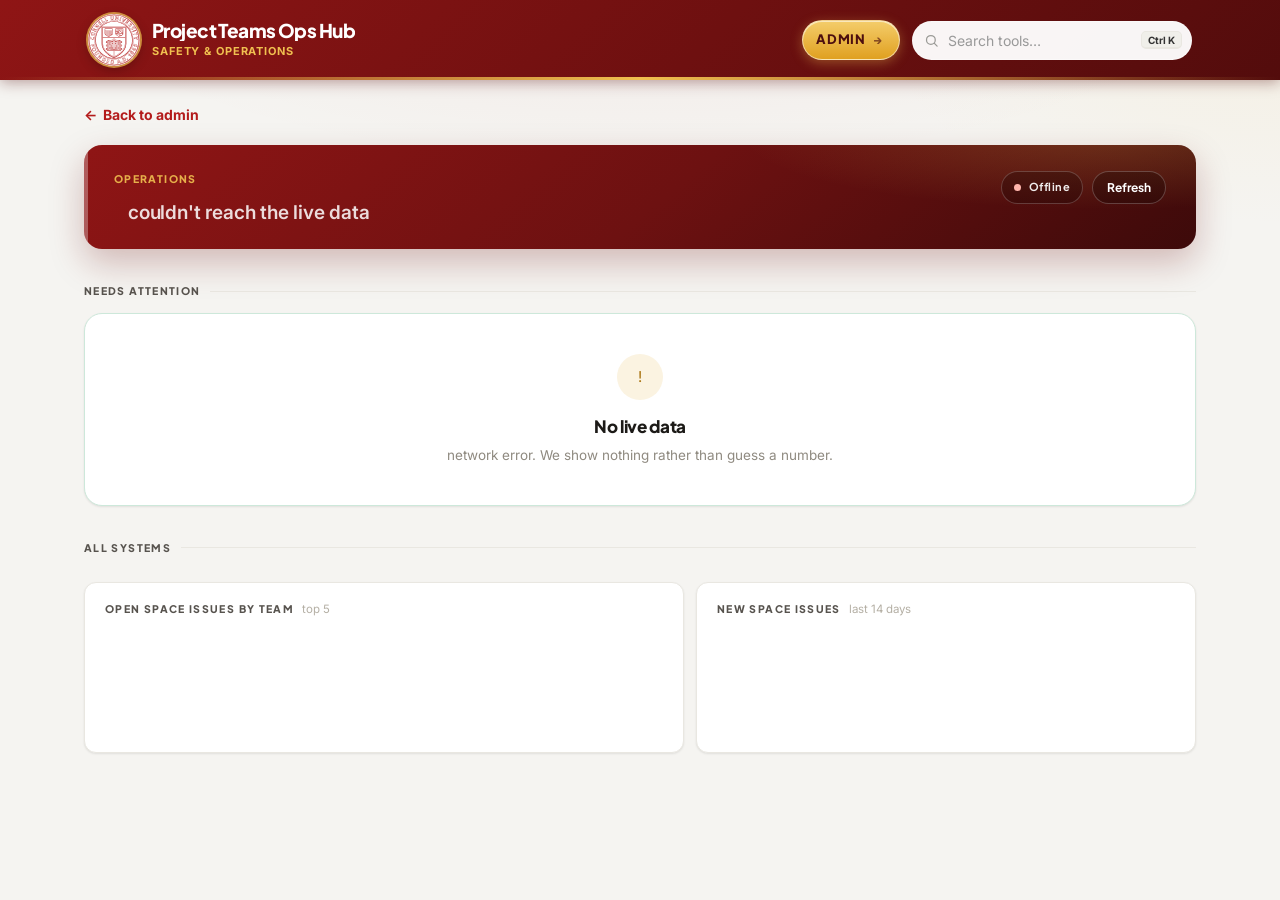
<file: command-center.html>
<!DOCTYPE html>
<html lang="en">
<head>
<meta charset="UTF-8">
<meta name="viewport" content="width=device-width, initial-scale=1">
<title>Ops Command Center | Project Teams</title>
<link rel="icon" href="assets/favicon.svg" type="image/svg+xml">
<link rel="preconnect" href="https://fonts.googleapis.com">
<link rel="preconnect" href="https://fonts.gstatic.com" crossorigin>
  <link rel="stylesheet" href="https://fonts.googleapis.com/css2?family=Inter:wght@400;500;600;700&family=Plus+Jakarta+Sans:wght@700;800&display=swap" media="print" onload="this.media='all';this.onload=null">
  <noscript><link rel="stylesheet" href="https://fonts.googleapis.com/css2?family=Inter:wght@400;500;600;700&family=Plus+Jakarta+Sans:wght@700;800&display=swap"></noscript>
<link rel="stylesheet" href="styles.css">
<style>
:root{
  --bg:#f5f4f1; --surface:#fff; --surface-2:#fbfaf8;
  --line:#e9e7e1; --line-2:#ded9d0;
  --ink-1:#1c1a17; --ink-2:#57534e; --ink-3:#8f8a80; --ink-4:#b4afa4;
  --red:#b31b1b; --red-dark:#8f1515; --gold:#f0c050;
  /* status, RESERVED: only ever means state, always paired with a word */
  --crit:#c0392b; --crit-bg:#fdeceb; --crit-line:#f5d3cf;
  --warn:#a8720f; --warn-bg:#fbf3e1; --warn-line:#eeddb4;
  --good:#157a47; --good-bg:#e9f6ef; --good-line:#cde8da;
  /* domain identity, icon tint + dot, always beside a text label */
  --d-space:#c0392b; --d-ell:#c07a12; --d-fabman:#2563c9; --d-comp:#1f9d5b; --d-fleet:#7c3aed; --d-inv:#0d9488;
  --font:'Inter',system-ui,-apple-system,sans-serif;
  --eyebrow:'Plus Jakarta Sans',var(--font);
  --r:12px; --r-lg:18px;
  --sh:0 1px 2px rgba(28,26,23,.05),0 1px 3px rgba(28,26,23,.04);
  --sh-lift:0 12px 30px rgba(28,26,23,.10);
  --spring:cubic-bezier(.22,1,.36,1);
}
body{
  font-family:var(--font);color:var(--ink-1);background:var(--bg);font-size:15px;line-height:1.5;
  -webkit-font-smoothing:antialiased;
  background-image:radial-gradient(ellipse 80% 40% at 50% -6%,rgba(179,27,27,.06),transparent 62%),
                   radial-gradient(ellipse 50% 34% at 100% 4%,rgba(240,192,80,.08),transparent 62%);
  background-attachment:fixed;
}
a{color:inherit}
:focus-visible{outline:2px solid var(--red);outline-offset:3px;border-radius:6px}
.eyebrow{font-family:var(--eyebrow);font-weight:800;font-size:10.5px;letter-spacing:.13em;text-transform:uppercase;color:var(--ink-3)}
.tnum{font-variant-numeric:tabular-nums}

.wrap{max-width:1160px;margin:0 auto;padding:24px 24px 64px}

/* ================= hero, data-bearing, state-aware ================= */
.hero{
  position:relative;overflow:hidden;border-radius:var(--r-lg);padding:26px 30px 22px;
  background:linear-gradient(140deg,#8f1515 0%,#6d1111 52%,#3d0a0a 100%);
  box-shadow:0 14px 34px rgba(107,16,16,.26);
}
.hero::before{content:'';position:absolute;inset:0;pointer-events:none;
  background:radial-gradient(ellipse 55% 120% at 92% -10%,rgba(240,192,80,.20),transparent 60%)}
/* the status rail carries semantic colour; the brand gradient never does */
.hero::after{content:'';position:absolute;left:0;top:0;bottom:0;width:4px;background:var(--rail,var(--gold))}
.hero-top{position:relative;z-index:1;display:flex;align-items:flex-start;justify-content:space-between;gap:20px;flex-wrap:wrap}
.hero .eyebrow{color:rgba(240,192,80,.9)}
.hero-num{display:flex;align-items:baseline;gap:14px;color:#fff;margin-top:12px}
.hero-num .n{font-size:60px;font-weight:700;letter-spacing:-.04em;line-height:.95}
.hero-num .t{font-size:19px;font-weight:600;color:rgba(255,255,255,.85);letter-spacing:-.01em}
.hero-r{display:flex;align-items:center;gap:9px}
.chip{display:inline-flex;align-items:center;gap:8px;font-family:var(--eyebrow);font-weight:700;font-size:11px;letter-spacing:.04em;padding:7px 12px;border-radius:999px;border:1px solid rgba(255,255,255,.2);background:rgba(0,0,0,.22);color:rgba(255,255,255,.92)}
.chip .d{width:7px;height:7px;border-radius:50%;background:#6ee7a0;box-shadow:0 0 0 2px rgba(110,231,160,.3);animation:pulse 2.2s ease-in-out infinite}
.chip.is-err .d{background:#ffb4ab;box-shadow:none;animation:none}
@keyframes pulse{0%,100%{opacity:1;transform:scale(1)}50%{opacity:.5;transform:scale(.82)}}
.btn{font-family:var(--eyebrow);font-weight:700;font-size:12px;color:#fff;background:rgba(0,0,0,.24);border:1px solid rgba(255,255,255,.22);padding:8px 14px;border-radius:999px;cursor:pointer;transition:background .16s,transform .16s var(--spring)}
.btn:hover{background:rgba(0,0,0,.4)}
.btn:active{transform:scale(.96)}

/* part-to-whole meter: the hero's own items, split urgent/soon. 2px surface gaps. */
.sysmeter{position:relative;z-index:1;margin-top:22px}
.sysmeter-bar{display:flex;gap:2px;height:8px}
.sysmeter-bar span{border-radius:2px;transition:flex-grow .5s var(--spring)}
.sysmeter-bar .s-action{background:#e8756a}
.sysmeter-bar .s-watch{background:var(--gold)}
.sysmeter-bar .s-good{background:rgba(255,255,255,.28)}
.sysmeter-key{display:flex;gap:16px;margin-top:11px;flex-wrap:wrap}
.sysmeter-key span{display:inline-flex;align-items:center;gap:6px;font-size:12.5px;color:rgba(255,255,255,.72)}
.sysmeter-key i{width:7px;height:7px;border-radius:2px;font-style:normal}
.sysmeter-key b{color:#fff;font-weight:600}

/* ================= section heads ================= */
.sec-head{display:flex;align-items:center;gap:10px;margin:34px 0 14px}
.sec-head .eyebrow{color:var(--ink-2)}
.sec-rule{flex:1;height:1px;background:var(--line)}

/* ================= lead card, the one thing that matters most ============ */
.lead{
  position:relative;display:block;text-decoration:none;overflow:hidden;
  background:var(--surface);border:1px solid var(--line);border-left:4px solid var(--lead,var(--crit));
  border-radius:var(--r-lg);padding:22px 24px;box-shadow:var(--sh);margin-bottom:12px;
  transition:transform .2s var(--spring),box-shadow .2s ease;
}
.lead:hover{transform:translateY(-2px);box-shadow:var(--sh-lift)}
.lead-top{display:flex;align-items:center;gap:9px;margin-bottom:12px}
.lead-title{font-size:21px;font-weight:700;letter-spacing:-.02em;line-height:1.25}
.lead-sub{font-size:13.5px;color:var(--ink-2);margin-top:6px}
.lead .items{margin-top:14px;margin-bottom:0}
.lead-cta{display:inline-flex;align-items:center;gap:7px;margin-top:16px;font-family:var(--eyebrow);font-weight:700;font-size:12.5px;
  color:#fff;background:linear-gradient(180deg,#c93a2c,#a82a20);padding:10px 16px;border-radius:9px;box-shadow:0 4px 12px rgba(168,42,32,.26)}
.lead[data-sev="warn"] .lead-cta{background:linear-gradient(180deg,#b8830f,#96690b);box-shadow:0 4px 12px rgba(150,105,11,.24)}
.lead-cta .arrow{transition:transform .18s var(--spring)}
.lead:hover .lead-cta .arrow{transform:translateX(3px)}

/* ================= attention rows (expandable detail) ================= */
.feed{background:var(--surface);border:1px solid var(--line);border-radius:var(--r);box-shadow:var(--sh);overflow:hidden}
.attn{display:block;text-decoration:none;border-bottom:1px solid var(--line);transition:background .14s}
.attn:last-child{border-bottom:none}
.attn:hover{background:var(--surface-2)}
.attn-head{display:flex;align-items:center;gap:13px;padding:14px 18px;transition:padding-left .16s var(--spring)}
.attn:hover .attn-head{padding-left:22px}
.attn[role="button"]{cursor:pointer}
.sev{width:8px;height:8px;border-radius:50%;flex:0 0 auto}
.attn.crit .sev{background:var(--crit);box-shadow:0 0 0 4px var(--crit-bg)}
.attn.warn .sev{background:var(--warn);box-shadow:0 0 0 4px var(--warn-bg)}
.attn-body{flex:1;min-width:0}
.attn-title{font-size:14px;font-weight:600;letter-spacing:-.005em}
.attn-sub{font-size:12.5px;color:var(--ink-3);margin-top:2px}
.attn-cta{flex:0 0 auto;display:flex;align-items:center;gap:10px}
.chev{display:inline-block;color:var(--ink-4);transition:transform .2s var(--spring),color .16s}
.attn[aria-expanded="true"] .chev{transform:rotate(90deg);color:var(--ink-1)}
.attn-detail{padding:2px 20px 16px 39px}
.items{list-style:none;display:grid;grid-template-columns:repeat(auto-fill,minmax(230px,1fr));gap:6px;margin-bottom:12px}
.items li{font-size:12.5px;color:var(--ink-2);padding:8px 11px;background:var(--surface-2);border:1px solid var(--line);border-radius:8px;font-variant-numeric:tabular-nums}
.items li.more{color:var(--ink-4);background:transparent;border-style:dashed}
.detail-link{display:inline-flex;align-items:center;gap:6px;font-family:var(--eyebrow);font-weight:700;font-size:11.5px;color:var(--ink-2);
  background:var(--surface);border:1px solid var(--line-2);padding:7px 12px;border-radius:8px;text-decoration:none;transition:border-color .15s,color .15s}
.detail-link:hover{border-color:var(--ink-4);color:var(--ink-1)}
/* persistent one-click action on every attention row (act without expanding) */
.attn-open{font-family:var(--eyebrow);font-weight:700;font-size:11px;letter-spacing:.02em;color:var(--ink-2);
  background:var(--surface);border:1px solid var(--line-2);padding:6px 12px;border-radius:8px;text-decoration:none;white-space:nowrap;
  transition:border-color .15s,color .15s,background .15s}
.attn-open:hover{border-color:var(--red);color:var(--red);background:var(--surface-2)}
.dom{display:inline-flex;align-items:center;gap:5px;font-family:var(--eyebrow);font-weight:800;font-size:9.5px;letter-spacing:.08em;text-transform:uppercase;color:var(--ink-3)}
.dom .idot{width:6px;height:6px;border-radius:50%;display:inline-block}
.pill{font-family:var(--eyebrow);font-weight:800;font-size:10px;letter-spacing:.04em;text-transform:uppercase;padding:4px 9px;border-radius:999px;white-space:nowrap}
.pill.crit{color:var(--crit);background:var(--crit-bg);border:1px solid var(--crit-line)}
.pill.warn{color:var(--warn);background:var(--warn-bg);border:1px solid var(--warn-line)}
.arrow{display:inline-block;color:var(--ink-4);transition:transform .18s var(--spring),color .16s}
.attn:hover .arrow{color:var(--ink-1);transform:translateX(3px)}
/* narrow screens: let the row breathe. Title keeps the full width, the domain /
   pill / Open cluster drops to its own line so nothing wraps mid-word. */
@media(max-width:560px){
  .attn-head{flex-wrap:wrap;row-gap:11px}
  .attn-cta{width:100%;padding-left:21px;box-sizing:border-box;justify-content:flex-start}
  .attn-open{margin-left:auto}
}

/* all-clear */
.clear{background:var(--surface);border:1px solid var(--good-line);border-radius:var(--r-lg);padding:40px 20px;text-align:center;box-shadow:var(--sh)}
.clear .mark{width:46px;height:46px;margin:0 auto 14px;border-radius:50%;background:var(--good-bg);color:var(--good);display:flex;align-items:center;justify-content:center}
.clear h3{font-family:var(--eyebrow);font-size:17px;font-weight:800;letter-spacing:-.02em}
.clear p{font-size:13.5px;color:var(--ink-3);margin-top:5px}

/* ================= status grid, weight follows state ================= */
.grid{display:grid;grid-template-columns:repeat(3,1fr);gap:12px}
@media(max-width:860px){.grid{grid-template-columns:repeat(2,1fr)}}
@media(max-width:540px){.grid{grid-template-columns:1fr}}
.stat{position:relative;overflow:hidden;display:block;text-decoration:none;background:var(--surface);
  border:1px solid var(--line);border-radius:var(--r);box-shadow:var(--sh);padding:20px 20px 22px;
  transition:transform .22s var(--spring),box-shadow .22s ease,border-color .16s}
/* a whisper of glass along the top edge */
.stat::after{content:'';position:absolute;left:0;right:0;top:0;height:1px;background:linear-gradient(90deg,transparent,rgba(255,255,255,.9),transparent);pointer-events:none}
/* the domain hue only appears on hover, as a hairline ring + glow */
.stat:hover{transform:translateY(-3px);border-color:transparent;
  box-shadow:var(--sh-lift), inset 0 0 0 1px color-mix(in srgb,var(--tile) 30%,transparent)}
/* a domain in trouble must not look like a healthy one */
.stat[data-state="action"]{border-left:2.5px solid var(--crit);background:linear-gradient(180deg,#fffcfb,#fff 40%)}
.stat[data-state="watch"]{border-left:2.5px solid var(--warn)}
.stat[data-state="good"]{border-left:2.5px solid transparent}
.stat[data-state="good"] .stat-val{color:var(--ink-2)}
.stat[data-state="action"] .state .d{animation:pulse 2.2s ease-in-out infinite}
.stat-top{display:flex;align-items:center;gap:10px;margin-bottom:16px}
/* monochrome by default, five tinted chips read as a sticker sheet.
   The domain hue is hover punctuation, not permanent decoration. */
.ic{display:flex;align-items:center;justify-content:center;flex:0 0 auto;color:var(--ink-4);
  transition:color .2s ease,transform .3s var(--spring)}
.stat:hover .ic{color:var(--tile);transform:scale(1.06)}
.ic svg{width:19px;height:19px;stroke:currentColor;fill:none;stroke-width:1.6;stroke-linecap:round;stroke-linejoin:round}
/* the name must never wrap, it's a label, not a paragraph */
.stat-name{flex:1 1 auto;min-width:0;white-space:nowrap;overflow:hidden;text-overflow:ellipsis;
  font-family:var(--eyebrow);font-weight:800;font-size:10.5px;letter-spacing:.07em;text-transform:uppercase;color:var(--ink-2)}
/* NB: modifiers are namespaced (is-action, not action). styles.css is linked on
   this page and defines a global .action {width:100%} for tool cards, an
   unprefixed modifier gets hijacked by it and blows the layout apart. */
.state{flex:0 0 auto;margin-left:auto;display:inline-flex;align-items:center;gap:5px;font-family:var(--eyebrow);font-weight:800;font-size:9.5px;letter-spacing:.04em;text-transform:uppercase;white-space:nowrap}
.state .d{width:6px;height:6px;border-radius:50%;flex:0 0 auto}
.state.is-action{color:var(--crit)} .state.is-action .d{background:var(--crit)}
.state.is-watch{color:var(--warn)}  .state.is-watch .d{background:var(--warn)}
.state.is-good{color:var(--good)}   .state.is-good .d{background:var(--good)}
.stat-val{font-size:31px;font-weight:700;letter-spacing:-.028em;line-height:1}
.stat-val .u{font-size:13.5px;font-weight:500;color:var(--ink-3);letter-spacing:0;margin-left:6px}
.stat-sub{font-size:12.5px;color:var(--ink-3);margin-top:12px;line-height:1.55}
.stat-sub b{color:var(--ink-2);font-weight:600;font-variant-numeric:tabular-nums}
/* meter: the card's own bottom edge fills. Severity in the fill, a lighter step
   of the same neutral as the track. One less stacked box. */
.stat.has-meter{padding-bottom:26px}
.stat.has-meter::before{content:'';position:absolute;left:0;right:0;bottom:0;height:3px;background:#f2f0ea}
.meter-edge{position:absolute;left:0;bottom:0;height:3px;transform-origin:left;animation:grow .7s var(--spring) both}
.stat[data-state="action"] .meter-edge{background:var(--crit)}
.stat[data-state="watch"] .meter-edge{background:var(--warn)}
.stat[data-state="good"] .meter-edge{background:var(--good)}
.meter-lab{font-size:10.5px;color:var(--ink-4);margin-top:11px;font-variant-numeric:tabular-nums}
@keyframes grow{from{transform:scaleX(0)}to{transform:scaleX(1)}}

/* ================= panels + charts ================= */
.panels{display:grid;grid-template-columns:1.2fr 1fr;gap:12px;margin-top:12px}
@media(max-width:760px){.panels{grid-template-columns:1fr}}
.panel{background:var(--surface);border:1px solid var(--line);border-radius:var(--r);box-shadow:var(--sh);padding:18px 20px}
.panel-h{display:flex;align-items:baseline;gap:8px;margin-bottom:16px}
.panel-h .eyebrow{color:var(--ink-2)}
.panel-h .sub{font-size:11.5px;color:var(--ink-4)}
.bars{display:flex;flex-direction:column;gap:10px}
.bar-row{display:grid;grid-template-columns:110px 1fr 28px;align-items:center;gap:12px;padding:3px 0;border-radius:6px;cursor:default;transition:background .14s}
.bar-row:hover{background:var(--surface-2)}
.bar-name{font-size:13px;font-weight:600;color:var(--ink-2);white-space:nowrap;overflow:hidden;text-overflow:ellipsis}
.bar-track{height:8px;background:#f0efe9;border-radius:999px;overflow:hidden}
.bar-fill{height:100%;background:var(--red);border-radius:0 999px 999px 0;transform-origin:left;animation:grow .6s var(--spring) both}
.bar-val{font-size:12.5px;font-weight:600;color:var(--ink-2);text-align:right;font-variant-numeric:tabular-nums}
.trend-val{display:flex;align-items:baseline;gap:8px;margin-bottom:4px}
.trend-val .n{font-size:26px;font-weight:700;letter-spacing:-.02em}
.trend-val .l{font-size:12px;color:var(--ink-3)}
.spark-wrap{position:relative}
.spark{width:100%;height:72px;display:block}
.spark-x{display:flex;justify-content:space-between;margin-top:6px;font-size:10px;color:var(--ink-4)}
/* hover layer, a chart without one is a picture */
.tip{position:fixed;z-index:60;pointer-events:none;opacity:0;transform:translate(-50%,-130%);
  background:#231f1c;color:#fff;font-size:12px;font-weight:500;padding:7px 10px;border-radius:8px;white-space:nowrap;
  box-shadow:0 6px 20px rgba(0,0,0,.24);transition:opacity .12s}
.tip.on{opacity:1}
.tip b{font-weight:700;font-variant-numeric:tabular-nums}

.foot{margin-top:24px;font-size:11.5px;color:var(--ink-4);text-align:center}

/* skeleton, never a fake number */
.sk{position:relative;overflow:hidden;background:#eae8e2;border-radius:6px}
.sk::after{content:'';position:absolute;inset:0;transform:translateX(-100%);
  background:linear-gradient(90deg,transparent,rgba(255,255,255,.65),transparent);animation:shimmer 1.4s ease-in-out infinite}
@keyframes shimmer{100%{transform:translateX(100%)}}
.sk-row{display:flex;align-items:center;gap:14px;padding:15px 18px;border-bottom:1px solid var(--line)}
.sk-row:last-child{border-bottom:none}
.rise{animation:rise .44s var(--spring) both}
@keyframes rise{from{opacity:0;transform:translateY(9px)}to{opacity:1;transform:none}}
.is-refetching{opacity:.45;transition:opacity .2s}
@media(prefers-reduced-motion:reduce){*{animation:none!important;transition:none!important}}
</style>
</head>
<body>

<header class="app-header">
  <div class="header-inner">
    <a href="admin.html" class="logo">
      <img src="assets/cornell-seal.svg" alt="Cornell University" class="logo-seal">
      <div class="logo-text-block">
        <div class="logo-text">Project Teams Ops Hub</div>
        <div class="logo-sub">Safety &amp; Operations</div>
      </div>
    </a>
    <div class="header-tools">
      <a class="cmd-link" href="admin.html">
        <span class="cmd-text">Admin</span>
        <span class="cmd-go" aria-hidden="true">&rarr;</span>
      </a>
      <form class="header-search" action="admin.html" method="get" role="search">
        <div class="search-box">
          <svg class="search-icon" viewBox="0 0 24 24" fill="none" stroke="currentColor" stroke-width="2" stroke-linecap="round" stroke-linejoin="round" aria-hidden="true"><circle cx="11" cy="11" r="7"></circle><line x1="21" y1="21" x2="16.65" y2="16.65"></line></svg>
          <input type="search" class="search-input" name="q" placeholder="Search tools…" autocomplete="off" aria-label="Search tools">
          <kbd class="search-kbd" id="search-kbd">⌘K</kbd>
        </div>
      </form>
    </div>
  </div>
</header>

<div class="wrap">
  <a class="back-to-admin" href="admin.html"><span aria-hidden="true">&larr;</span> Back to admin</a>
  <section class="hero" id="hero">
    <div class="hero-top">
      <div>
        <div class="eyebrow" id="hero-eyebrow">Operations</div>
        <div class="hero-num" aria-live="polite">
          <span class="n tnum" id="hero-num"></span>
          <span class="t" id="hero-title">checking your sheets…</span>
        </div>
      </div>
      <div class="hero-r">
        <span class="chip" id="chip"><span class="d"></span><span id="chip-txt">Connecting…</span></span>
        <button class="btn" id="refresh">Refresh</button>
      </div>
    </div>
    <div class="sysmeter" id="sysmeter" hidden>
      <div class="sysmeter-bar" id="sysbar"></div>
      <div class="sysmeter-key" id="syskey"></div>
    </div>
  </section>

  <div class="sec-head"><span class="eyebrow">Needs attention</span><span class="sec-rule"></span></div>
  <div id="lead"></div>
  <div class="feed" id="feed"></div>

  <div class="sec-head"><span class="eyebrow">All systems</span><span class="sec-rule"></span></div>
  <div class="grid" id="grid"></div>

  <div class="panels" id="panels">
    <div class="panel">
      <div class="panel-h"><span class="eyebrow">Open space issues by team</span><span class="sub">top 5</span></div>
      <div class="bars" id="bars"></div>
    </div>
    <div class="panel">
      <div class="panel-h"><span class="eyebrow">New space issues</span><span class="sub">last 14 days</span></div>
      <div class="trend-val"><span class="n tnum" id="trend-today"></span><span class="l" id="trend-sum">&nbsp;</span></div>
      <div class="spark-wrap"><svg class="spark" id="spark" viewBox="0 0 280 76" preserveAspectRatio="none" aria-hidden="true"></svg></div>
      <div class="spark-x" id="spark-x"></div>
    </div>
  </div>

  <p class="foot" id="foot">&nbsp;</p>
</div>
<div class="tip" id="tip"></div>

<script>
(function () {
  'use strict';

  var STATS_ENDPOINT = 'https://script.google.com/macros/s/AKfycbzSfUQgCfkOpXAmEExVh1bHIbIQ7LAipTzP_uW2x2XKKTmZuGvmxpPI6gS1cw7oLVOz/exec';

  var LINKS = {
    space:      'https://script.google.com/macros/s/AKfycbwNbGjVcBrcsMZiOl2nXzpqZHz04nvKLm9D_aC0VJDz7Xxxf_4kLKlNSOHubPXj1X74/exec?view=all',
    ell:        'https://docs.google.com/spreadsheets/d/1yazhxA8nwYWDRSdQEN6Cc3UKKnPn6PWF_b3zAe0KoQk/edit',
    fabman:     'https://docs.google.com/spreadsheets/d/1lDAA4z1YexkjaABSPuXJyEXfSxN2QAsKWVk88TQCRLI/edit',
    compliance: 'https://docs.google.com/spreadsheets/d/1k97Ey5aNcm58zaviaXxKvJtTgL1yeSI_fvUkXZFEyM4/edit',
    fleet:      'https://docs.google.com/spreadsheets/d/1KwJLTkdhrQ0jD7-75p6IuhYvh3Fq0B13KAXf2Pcvk_M/edit',
    inventory:  'https://docs.google.com/spreadsheets/d/1QZf3LbKOsuwsxeno3f5aDTACObMRXaRY1yX6_5Aj_lU/edit'
  };
  var TINT = { space:'--d-space', ell:'--d-ell', fabman:'--d-fabman', compliance:'--d-comp', fleet:'--d-fleet', inventory:'--d-inv' };
  // Icons name the DOMAIN, never its status. (A warning triangle on "Space" said
  // "something is wrong" even when nothing was.)
  var ICONS = {
    // team spaces, a building
    space:      '<path d="M3 21h18"/><path d="M5 21V5a2 2 0 0 1 2-2h6a2 2 0 0 1 2 2v16"/><path d="M15 21V10h2a2 2 0 0 1 2 2v9"/><path d="M9 7h2M9 11h2M9 15h2"/>',
    // the ELL tile reports an activity level, so, an activity trace
    ell:        '<path d="M3 12h3.5l2.5-7 4.5 14 2.5-7H21"/>',
    // Fabman is machine-shop access, a key
    fabman:     '<circle cx="7.5" cy="15.5" r="4"/><path d="M10.4 12.6 20 3"/><path d="M17.5 5.5l2.2 2.2"/><path d="M15.3 7.7l2.2 2.2"/>',
    compliance: '<path d="M12 3l7 3v6c0 4.4-3 7.4-7 9-4-1.6-7-4.6-7-9V6l7-3z"/><path d="M9 12l2 2 4-4"/>',
    // the Tacoma, a pickup, not a box truck
    fleet:      '<path d="M2 16V9h9v7"/><path d="M11 11h4.6l2.9 3v2H11"/><path d="M2 16h2M9 16h4M18.5 16H21v-2"/><circle cx="6.5" cy="17" r="2"/><circle cx="16" cy="17" r="2"/>',
    // tools, purchasing, locks, a crate
    inventory:  '<path d="M21 8l-9-5-9 5 9 5 9-5z"/><path d="M3 8v8l9 5 9-5V8"/><path d="M12 13v8"/>'
  };
  var WORD = { action:'Action', watch:'Watch', good:'Good' };

  var $ = function(id){ return document.getElementById(id); };
  // Normalize any em dash from the payload to a middle dot, so breakdown lines
  // ("SPT Operations · 1") read clean even before the stats API is redeployed.
  function esc(s){ return String(s==null?'':s).replace(/\s*—\s*/g,' · ').replace(/&/g,'&amp;').replace(/</g,'&lt;').replace(/>/g,'&gt;').replace(/"/g,'&quot;'); }
  function key(s){ return String(s||'').toLowerCase().split(' ')[0].replace(/[^a-z]/g,''); }
  function linkFor(k){ return LINKS[key(k)] || 'admin.html'; }
  function tintFor(k){ return 'var(' + (TINT[key(k)] || '--ink-3') + ')'; }
  function iconFor(k){ return ICONS[key(k)] || ICONS.inventory; }
  function subBold(s){ return esc(s).replace(/(\d[\d,]*)/g,'<b>$1</b>'); }

  // Detail lists are deliberately non-identifying: teams, issue types, equipment,
  // lock numbers, never names, NetIDs or emails. This endpoint is public.
  function itemList(items){
    if(!items || !items.length) return '';
    return '<ul class="items">' + items.map(function(x){
      var more = /^\+\d+ more/.test(x);
      return '<li class="'+(more?'more':'')+'">'+esc(x)+'</li>';
    }).join('') + '</ul>';
  }

  // A row with detail expands in place; one without is just a link.
  function attnRow(it, i){
    var sev = it.sev==='crit'?'crit':'warn';
    var head =
      '<div class="attn-head"><span class="sev"></span>'+
      '<div class="attn-body"><div class="attn-title">'+esc(it.title)+'</div><div class="attn-sub">'+esc(it.sub)+'</div></div>'+
      '<div class="attn-cta"><span class="dom"><span class="idot" style="background:'+tintFor(it.domain)+'"></span>'+esc(it.domain)+'</span>'+
      '<span class="pill '+(it.pillType==='crit'?'crit':'warn')+'">'+esc(it.pill)+'</span>';

    if(!it.items || !it.items.length){
      var link=document.createElement('a');
      link.className='attn rise '+sev;
      link.style.animationDelay=(i*45)+'ms';
      link.href=linkFor(it.domain); link.target='_blank'; link.rel='noopener';
      link.innerHTML = head + '<span class="arrow">→</span></div></div>';
      return link;
    }

    var el=document.createElement('div');
    el.className='attn rise '+sev;
    el.style.animationDelay=(i*45)+'ms';
    el.setAttribute('role','button');
    el.setAttribute('tabindex','0');
    el.setAttribute('aria-expanded','false');
    el.innerHTML = head +
      '<a class="attn-open" href="'+esc(linkFor(it.domain))+'" target="_blank" rel="noopener" aria-label="Open '+esc(it.domain)+'">Open</a>'+
      '<span class="chev">›</span></div></div>'+
      '<div class="attn-detail" hidden>'+ itemList(it.items) +'</div>';

    var detail = el.querySelector('.attn-detail');
    var toggle = function(e){
      // clicking the direct Open link acts; it must not also expand the row
      if(e && e.target && e.target.closest && e.target.closest('.attn-open')) return;
      var open = el.getAttribute('aria-expanded')==='true';
      el.setAttribute('aria-expanded', open?'false':'true');
      detail.hidden = open;
    };
    el.addEventListener('click', toggle);
    el.addEventListener('keydown', function(e){
      if(e.key==='Enter'||e.key===' '){ e.preventDefault(); toggle(e); }
    });
    return el;
  }

  function skeleton(){
    var rows='';
    for(var i=0;i<4;i++) rows+='<div class="sk-row"><div class="sk" style="width:8px;height:8px;border-radius:50%"></div>'+
      '<div style="flex:1"><div class="sk" style="width:'+(46+i*7)+'%;height:13px"></div><div class="sk" style="width:'+(30+i*5)+'%;height:10px;margin-top:7px"></div></div>'+
      '<div class="sk" style="width:66px;height:20px;border-radius:999px"></div></div>';
    $('feed').innerHTML=rows;
    var tiles='';
    for(var j=0;j<6;j++) tiles+='<div class="stat"><div class="stat-top"><div class="sk" style="width:29px;height:29px;border-radius:9px"></div>'+
      '<div class="sk" style="width:84px;height:11px"></div></div><div class="sk" style="width:58%;height:27px"></div>'+
      '<div class="sk" style="width:80%;height:11px;margin-top:12px"></div></div>';
    $('grid').innerHTML=tiles;
    $('bars').innerHTML='<div class="sk" style="height:8px"></div><div class="sk" style="height:8px;margin-top:20px"></div><div class="sk" style="height:8px;margin-top:20px"></div>';
  }

  // ---------------- render ----------------
  function render(d){
    var h=d.hero||{}, domains=d.domains||[];
    var urgent=h.urgent||0, soon=h.soon||0, total=h.attention||0;

    $('hero-eyebrow').textContent = 'Operations · ' + fmtDate(d.generatedAt);
    countUp($('hero-num'), total);
    // The brand gradient never encodes status, the rail does.
    if (total===0){
      $('hero').style.setProperty('--rail','#3fbb78');
      $('hero-title').textContent = "you're all caught up";
    } else if (urgent>0){
      $('hero').style.setProperty('--rail','#e8756a');
      $('hero-title').textContent = (total===1?'thing needs':'things need') + ' your attention';
    } else {
      $('hero').style.setProperty('--rail','var(--gold)');
      $('hero-title').textContent = (total===1?'thing to look at':'things to look at') + ' soon';
    }
    $('chip').className='chip';
    $('chip-txt').textContent = 'Live · ' + fmtTime(d.generatedAt);

    renderSevMeter(h);

    // ---- attention: lead card + rows ----
    var rank=function(s){return s==='crit'?0:(s==='warn'?1:9);};
    var items=(d.attention||[]).slice().sort(function(a,b){return rank(a.sev)-rank(b.sev);});
    var lead=$('lead'), feed=$('feed');
    lead.innerHTML=''; feed.innerHTML='';

    if(!items.length){
      feed.className='clear'; feed.style.display='';
      feed.innerHTML='<div class="mark"><svg width="22" height="22" viewBox="0 0 24 24" fill="none" stroke="currentColor" stroke-width="2.4" stroke-linecap="round" stroke-linejoin="round"><path d="M20 6 9 17l-5-5"/></svg></div>'+
        '<h3>All systems healthy</h3><p>No overdue issues, no conflicts, nothing expiring.</p>';
    } else {
      feed.className='feed';
      // the single most urgent item gets editorial weight, and shows its detail up front
      var top=items[0];
      var a=document.createElement('a');
      a.className='lead rise'; a.setAttribute('data-sev',top.sev);
      a.style.setProperty('--lead', top.sev==='crit'?'var(--crit)':'var(--warn)');
      a.href=linkFor(top.domain); a.target='_blank'; a.rel='noopener';
      a.innerHTML =
        '<div class="lead-top"><span class="dom"><span class="idot" style="background:'+tintFor(top.domain)+'"></span>'+esc(top.domain)+'</span>'+
        '<span class="pill '+(top.pillType==='crit'?'crit':'warn')+'">'+esc(top.pill)+'</span></div>'+
        '<div class="lead-title">'+esc(top.title)+'</div>'+
        '<div class="lead-sub">'+esc(top.sub)+'</div>'+
        itemList(top.items)+
        '<span class="lead-cta">Open '+esc(top.domain)+' <span class="arrow">→</span></span>';
      lead.appendChild(a);

      items.slice(1).forEach(function(it,i){
        feed.appendChild(attnRow(it, i));
      });
      feed.style.display = items.length===1 ? 'none' : '';
    }

    // ---- tiles ----
    var grid=$('grid'); grid.innerHTML='';
    domains.forEach(function(t,i){
      var el=document.createElement('a');
      el.className='stat rise';
      el.setAttribute('data-state', t.state||'good');
      el.style.setProperty('--tile', tintFor(t.key));
      el.style.animationDelay=(i*50)+'ms';
      el.href=linkFor(t.key); el.target='_blank'; el.rel='noopener';
      var meter='';
      if(t.meter && t.meter.of>0){
        var pct=Math.max(2,Math.round(t.meter.value/t.meter.of*100));
        el.classList.add('has-meter');
        meter='<div class="meter-lab">'+esc(t.meter.value)+' of '+esc(t.meter.of)+' '+esc(t.meter.label)+'</div>'+
              '<span class="meter-edge" style="width:'+pct+'%;animation-delay:'+(i*50+140)+'ms"></span>';
      }
      el.innerHTML='<div class="stat-top"><span class="ic"><svg viewBox="0 0 24 24">'+iconFor(t.key)+'</svg></span>'+
        '<span class="stat-name">'+esc(t.name)+'</span>'+
        '<span class="state is-'+(t.state||'good')+'"><span class="d"></span>'+(WORD[t.state]||'Good')+'</span></div>'+
        '<div class="stat-val tnum"><span class="v">'+esc(t.value)+'</span><span class="u">'+esc(t.unit)+'</span></div>'+
        '<div class="stat-sub">'+subBold(t.sub)+'</div>'+meter;
      grid.appendChild(el);

      // count numeric tiles up; leave word values ("Quiet") alone
      var raw=String(t.value);
      if(/^[\d,]+$/.test(raw)){
        countUp(el.querySelector('.stat-val .v'), parseInt(raw.replace(/,/g,''),10), commas);
      }
    });

    renderBars((d.charts||{}).teams||[]);
    renderTrend((d.charts||{}).trend||[]);
    $('foot').textContent='Live from Google Sheets · generated '+fmtTime(d.generatedAt);
  }

  // Part-to-whole of the SAME number the hero states. It used to split the six
  // domains while the hero counted items, two different breakdowns stacked on
  // top of each other, which read as one and reconciled with neither.
  function renderSevMeter(h){
    var urgent=h.urgent||0, soon=h.soon||0;
    if(!(urgent+soon)){ $('sysmeter').hidden=true; return; }
    var bar='', keyHtml='';
    [[urgent,'action','Urgent','#e8756a'],[soon,'watch','Soon','var(--gold)']].forEach(function(r){
      if(!r[0]) return;
      bar+='<span class="s-'+r[1]+'" style="flex:'+r[0]+'"></span>';
      keyHtml+='<span><i style="background:'+r[3]+'"></i><b>'+r[0]+'</b> '+r[2]+'</span>';
    });
    $('sysbar').innerHTML=bar;
    $('syskey').innerHTML=keyHtml;
    $('sysmeter').hidden=false;
  }

  function errorState(msg){
    $('chip').className='chip is-err'; $('chip-txt').textContent='Offline';
    $('hero').style.setProperty('--rail','rgba(255,255,255,.3)');
    $('hero-num').textContent='';
    $('hero-title').textContent="couldn't reach the live data";
    $('sysmeter').hidden=true;
    $('lead').innerHTML='';
    var feed=$('feed'); feed.className='clear'; feed.style.display='';
    feed.innerHTML='<div class="mark" style="background:var(--warn-bg);color:var(--warn)">!</div><h3>No live data</h3><p>'+(msg?esc(msg)+'. ':'')+'We show nothing rather than guess a number.</p>';
    $('grid').innerHTML=''; $('bars').innerHTML=''; $('spark').innerHTML=''; $('foot').textContent='';
  }

  // ---------------- charts (with the hover layer) ----------------
  var tip=$('tip');
  function showTip(x,y,html){ tip.innerHTML=html; tip.style.left=x+'px'; tip.style.top=y+'px'; tip.classList.add('on'); }
  function hideTip(){ tip.classList.remove('on'); }

  function renderBars(teams){
    var el=$('bars'); el.innerHTML='';
    if(!teams.length){ el.innerHTML='<div style="color:var(--ink-3);font-size:13px">No open issues. 🎉</div>'; return; }
    var max=teams.reduce(function(m,t){return Math.max(m,t.value);},0)||1;
    teams.forEach(function(t,i){
      var row=document.createElement('div');
      row.className='bar-row';
      row.innerHTML='<span class="bar-name">'+esc(t.name)+'</span>'+
        '<div class="bar-track"><div class="bar-fill" style="width:'+Math.round(t.value/max*100)+'%;animation-delay:'+(i*70)+'ms"></div></div>'+
        '<span class="bar-val">'+esc(t.value)+'</span>';
      row.addEventListener('mousemove',function(e){
        showTip(e.clientX, e.clientY, '<b>'+esc(t.value)+'</b> open · '+esc(t.name));
      });
      row.addEventListener('mouseleave',hideTip);
      el.appendChild(row);
    });
  }

  var trendData=[];
  function renderTrend(trend){
    trendData=trend;
    var n=trend.length, svg=$('spark');
    if(!n){ svg.innerHTML=''; return; }
    var W=260, top=16, base=68;
    var max=trend.reduce(function(m,v){return Math.max(m,v);},0)||1;
    var step=n>1?W/(n-1):0;
    var pts=trend.map(function(v,i){ return [Math.round(i*step*10)/10, Math.round((base-(v/max)*(base-top))*10)/10]; });
    var line=pts.map(function(p){return p[0]+','+p[1];}).join(' ');
    var area='M'+pts.map(function(p){return p[0]+','+p[1];}).join(' L')+' L'+pts[n-1][0]+','+base+' L'+pts[0][0]+','+base+' Z';
    var last=pts[n-1];
    svg.innerHTML='<path d="'+area+'" fill="#b31b1b" fill-opacity="0.06"/>'+
      '<polyline points="'+line+'" fill="none" stroke="#c9c4ba" stroke-width="2" stroke-linecap="round" stroke-linejoin="round"/>'+
      '<line id="cross" x1="0" y1="8" x2="0" y2="72" stroke="#c9c4ba" stroke-width="1" opacity="0"/>'+
      '<circle id="hov" r="4" fill="#b31b1b" stroke="#fff" stroke-width="2" opacity="0"/>'+
      '<circle cx="'+last[0]+'" cy="'+last[1]+'" r="4" fill="#b31b1b" stroke="#fff" stroke-width="2"/>';
    $('trend-today').textContent=trend[n-1];
    $('trend-sum').textContent='today · '+trend.reduce(function(a,b){return a+b;},0)+' this fortnight';
    $('spark-x').innerHTML='<span class="tnum">'+ago(n-1)+'</span><span class="tnum">'+ago(Math.floor((n-1)/2))+'</span><span>today</span>';

    svg.onmousemove=function(e){
      var r=svg.getBoundingClientRect();
      var i=Math.round(((e.clientX-r.left)/r.width)*(n-1));
      i=Math.max(0,Math.min(n-1,i));
      var cross=svg.querySelector('#cross'), hov=svg.querySelector('#hov');
      cross.setAttribute('x1',pts[i][0]); cross.setAttribute('x2',pts[i][0]); cross.setAttribute('opacity','1');
      hov.setAttribute('cx',pts[i][0]); hov.setAttribute('cy',pts[i][1]); hov.setAttribute('opacity','1');
      showTip(e.clientX, r.top, '<b>'+trend[i]+'</b> new · '+ago(n-1-i));
    };
    svg.onmouseleave=function(){
      hideTip();
      var cross=svg.querySelector('#cross'), hov=svg.querySelector('#hov');
      if(cross) cross.setAttribute('opacity','0');
      if(hov) hov.setAttribute('opacity','0');
    };
  }

  function commas(n){ return String(n).replace(/\B(?=(\d{3})+(?!\d))/g,','); }

  // decoration must never be load-bearing: the truth always lands
  function countUp(el,target,fmt){
    fmt = fmt || function(n){ return String(n); };
    if(!el) return;
    if(typeof target!=='number'||isNaN(target)||matchMedia('(prefers-reduced-motion:reduce)').matches){ el.textContent=fmt(target); return; }
    el.textContent=fmt(0);
    var t0=null,dur=560,done=false;
    function land(){ if(!done){done=true; el.textContent=fmt(target);} }
    function step(ts){ if(done)return; if(!t0)t0=ts;
      var p=Math.min(1,(ts-t0)/dur);
      if(p>=1){ land(); return; }
      el.textContent=fmt(Math.round(target*(1-Math.pow(1-p,3))));
      requestAnimationFrame(step);
    }
    requestAnimationFrame(step);
    setTimeout(land,dur+300);
  }

  function fmtDate(iso){ return (iso?new Date(iso):new Date()).toLocaleDateString(undefined,{weekday:'long',month:'short',day:'numeric'}); }
  function fmtTime(iso){ return (iso?new Date(iso):new Date()).toLocaleTimeString(undefined,{hour:'numeric',minute:'2-digit'}); }
  function ago(days){ if(days===0) return 'today'; var d=new Date(); d.setDate(d.getDate()-days); return d.toLocaleDateString(undefined,{month:'short',day:'numeric'}); }

  function loadLive(url){
    return new Promise(function(resolve,reject){
      var cb='__cc'+Math.random().toString(36).slice(2);
      var s=document.createElement('script');
      var timer=setTimeout(function(){cleanup();reject(new Error('timed out'));},15000);
      window[cb]=function(data){cleanup();resolve(data);};
      function cleanup(){clearTimeout(timer);delete window[cb];if(s.parentNode)s.parentNode.removeChild(s);}
      s.onerror=function(){cleanup();reject(new Error('network error'));};
      s.src=url+(url.indexOf('?')>=0?'&':'?')+'callback='+cb;
      document.body.appendChild(s);
    });
  }

  $('refresh').addEventListener('click',function(){
    ['lead','feed','grid','panels'].forEach(function(id){ $(id).classList.add('is-refetching'); });
    loadLive(STATS_ENDPOINT+'?fresh=1').then(render).catch(function(e){ errorState(e.message); })
      .then(function(){ ['lead','feed','grid','panels'].forEach(function(id){ $(id).classList.remove('is-refetching'); }); });
  });

  skeleton();
  loadLive(STATS_ENDPOINT).then(render).catch(function(e){ errorState(e.message); });

  // Header search: ⌘K focuses the field; Enter submits to the hub.
  (function(){
    var input = document.querySelector('.header-search .search-input');
    var kbd = document.getElementById('search-kbd');
    if (!input) return;
    if (kbd) {
      var isMac = /mac|iphone|ipad/i.test(navigator.platform || navigator.userAgent || '');
      kbd.textContent = isMac ? '⌘K' : 'Ctrl K';
    }
    document.addEventListener('keydown', function(e){
      var tag = (e.target.tagName || '').toLowerCase();
      var typing = tag === 'input' || tag === 'textarea' || e.target.isContentEditable;
      if (!typing && (e.metaKey || e.ctrlKey) && (e.key === 'k' || e.key === 'K')) {
        e.preventDefault();
        input.focus();
        input.select();
      }
    });
  })();
})();
</script>
</body>
</html>
</file>
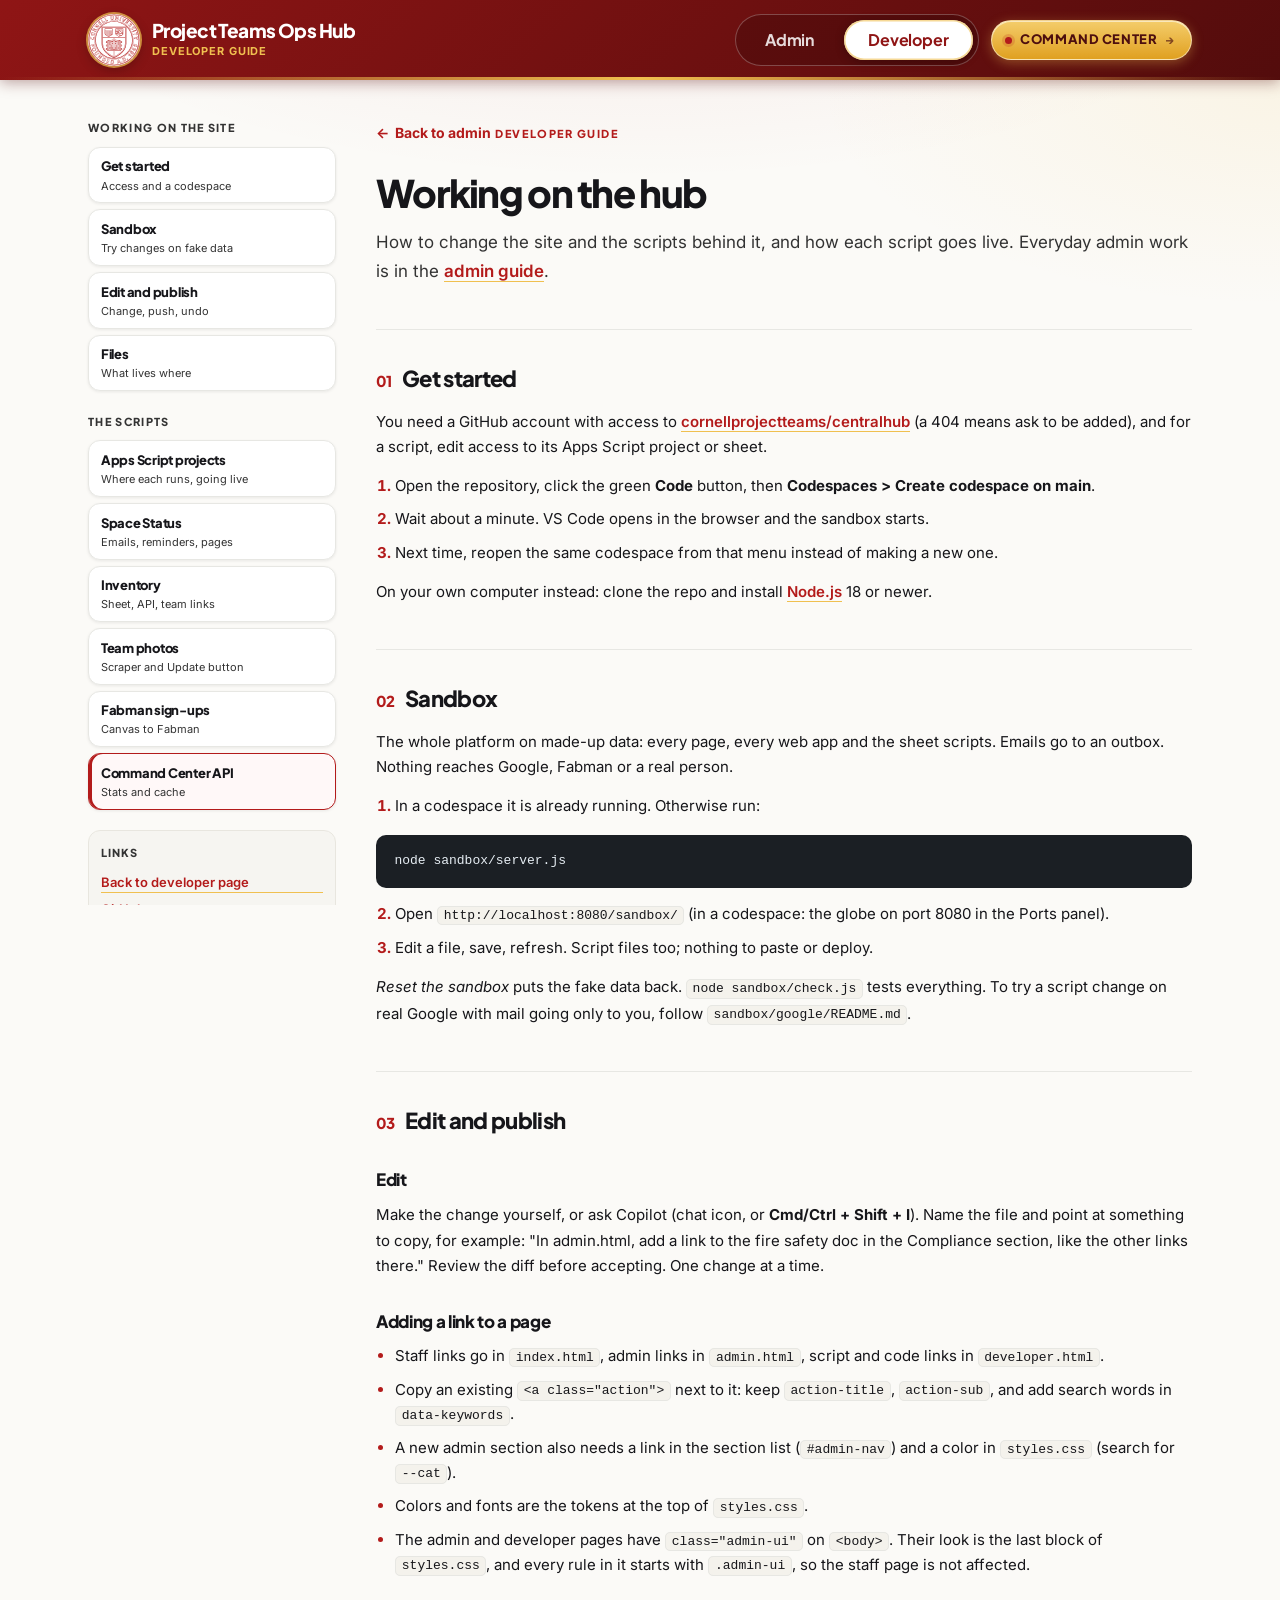
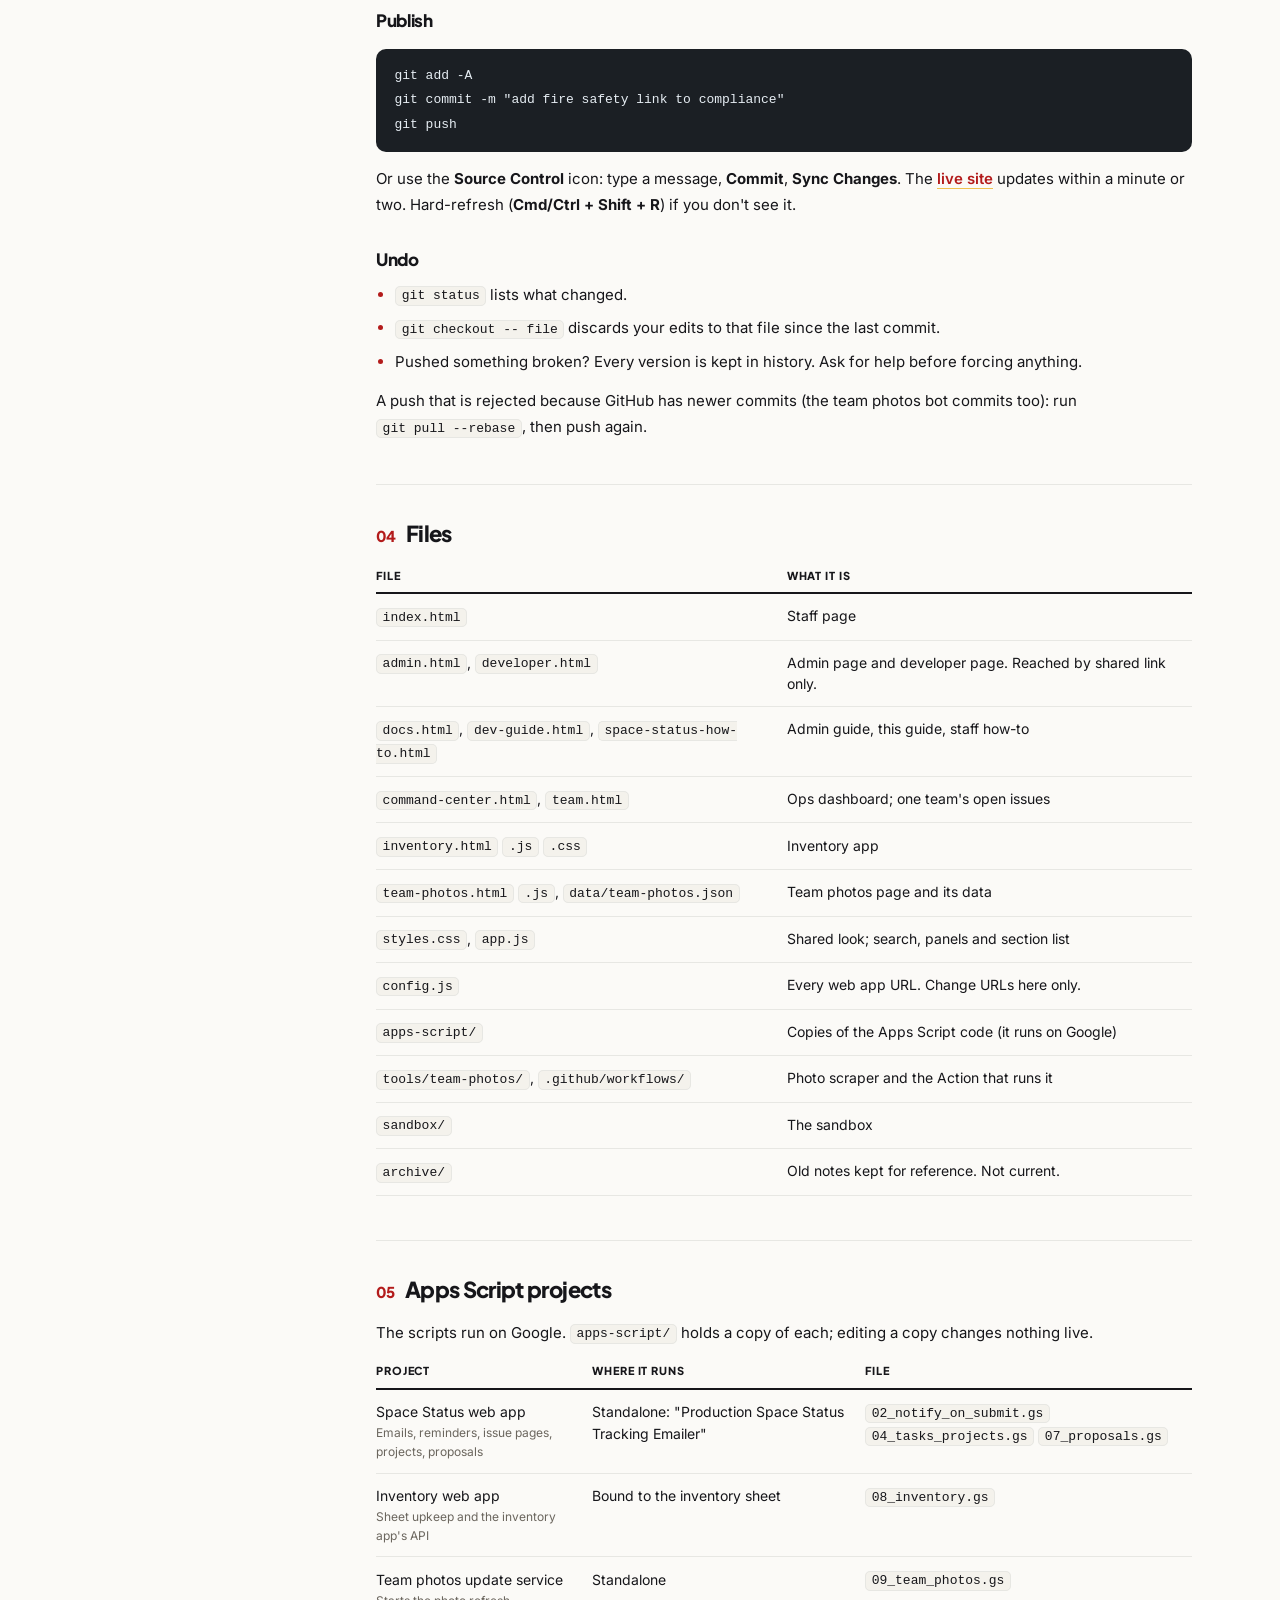
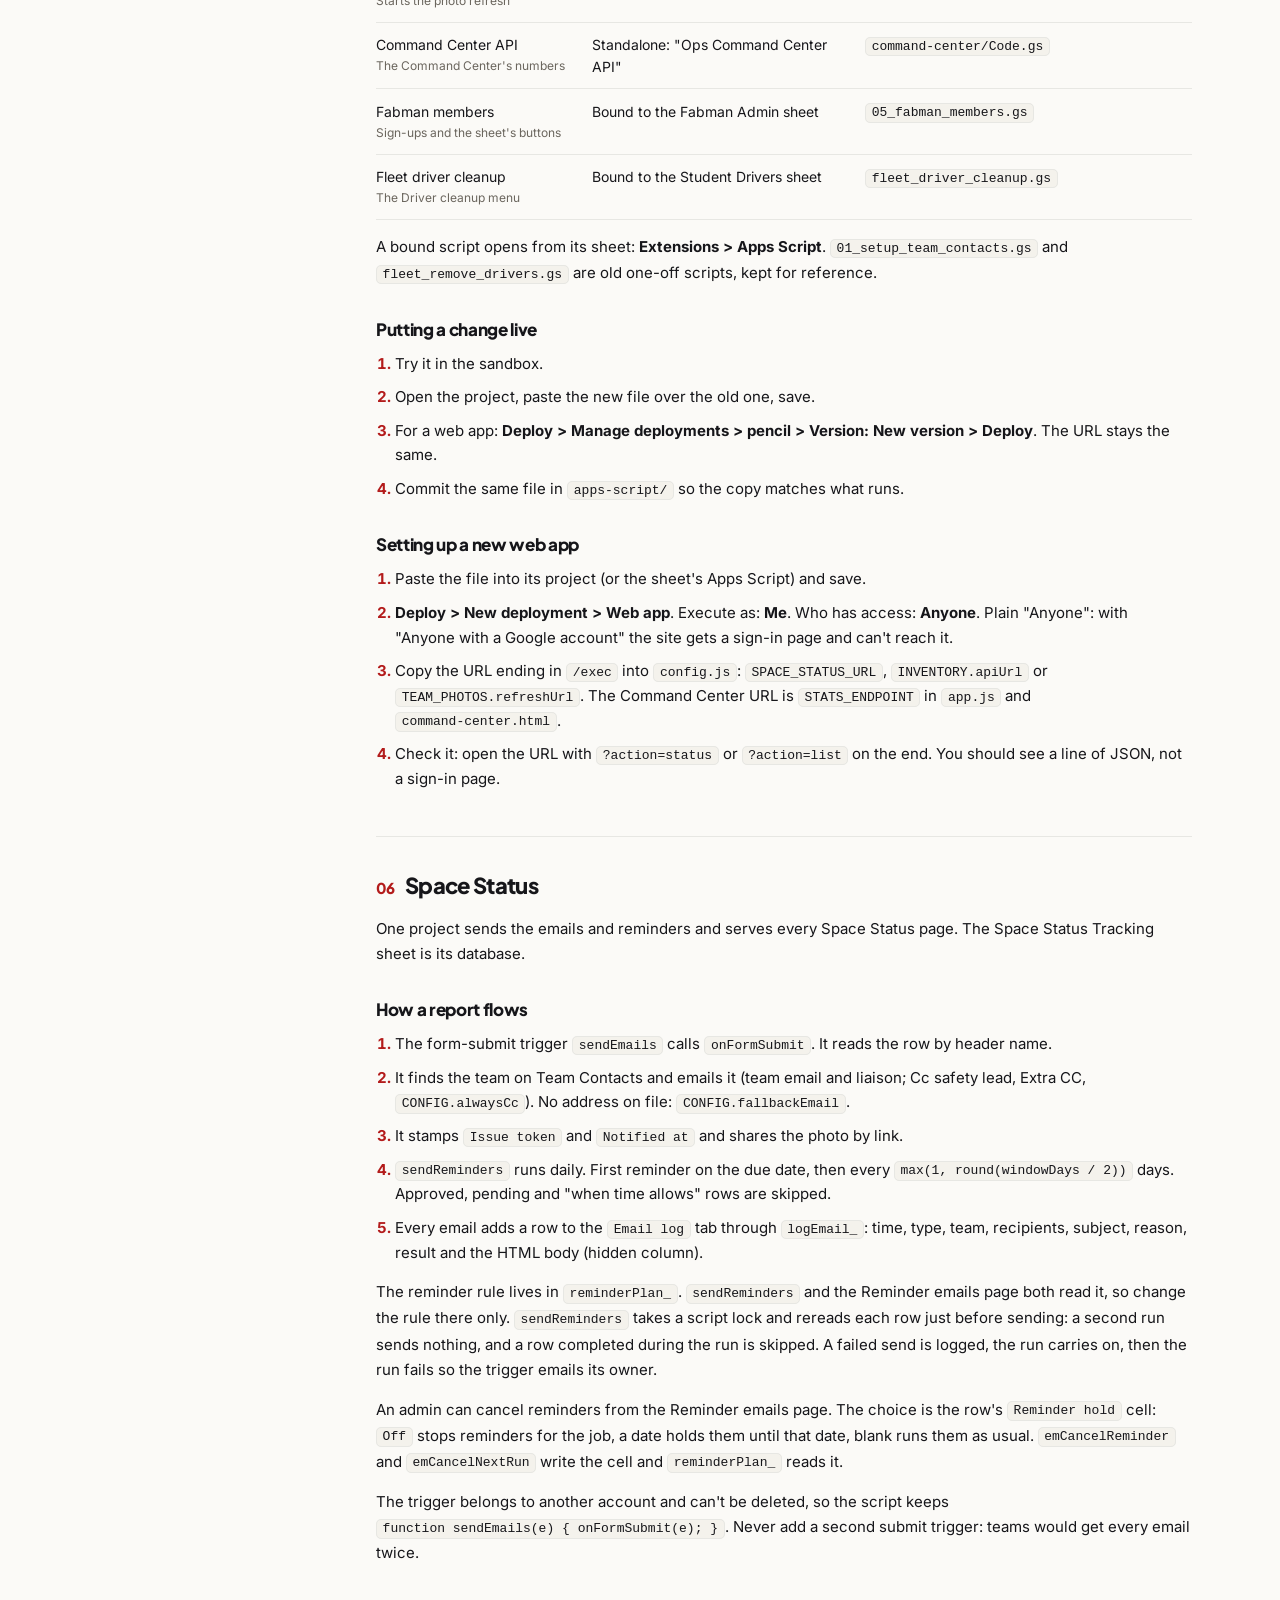
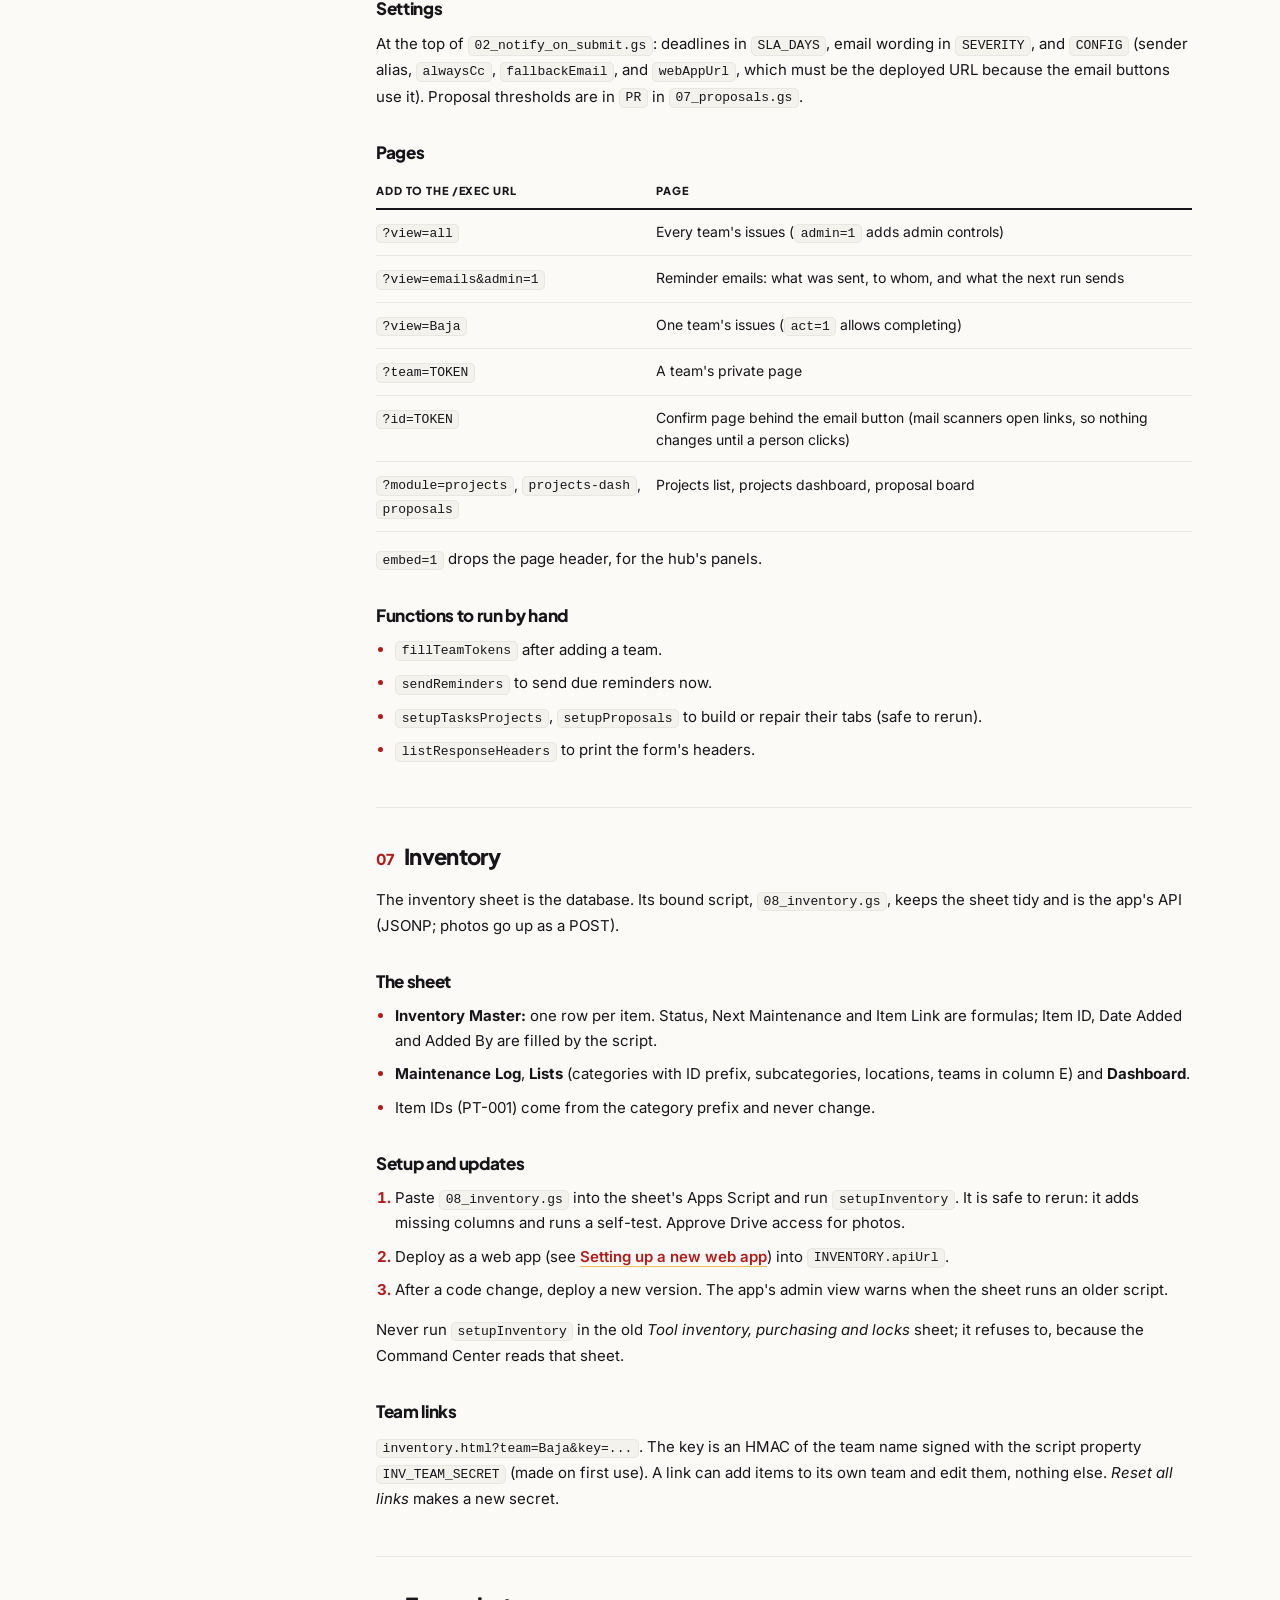
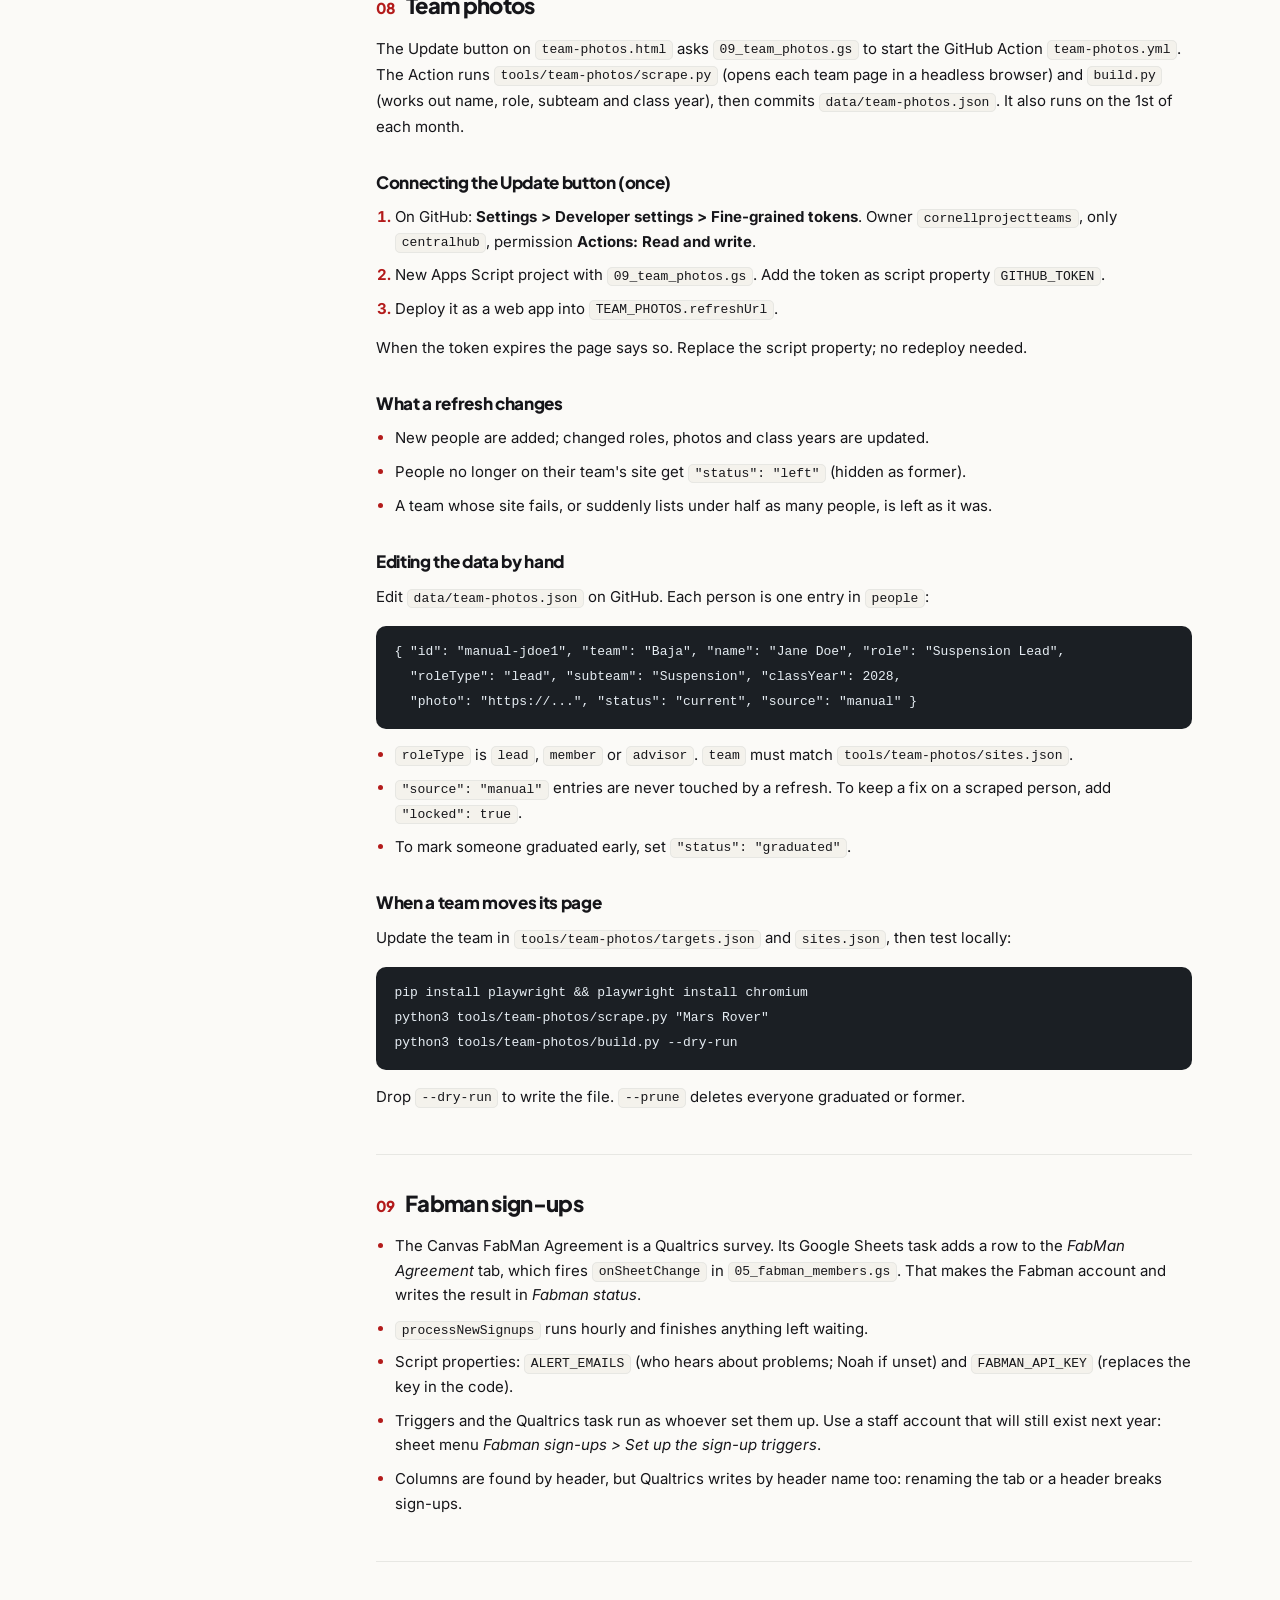
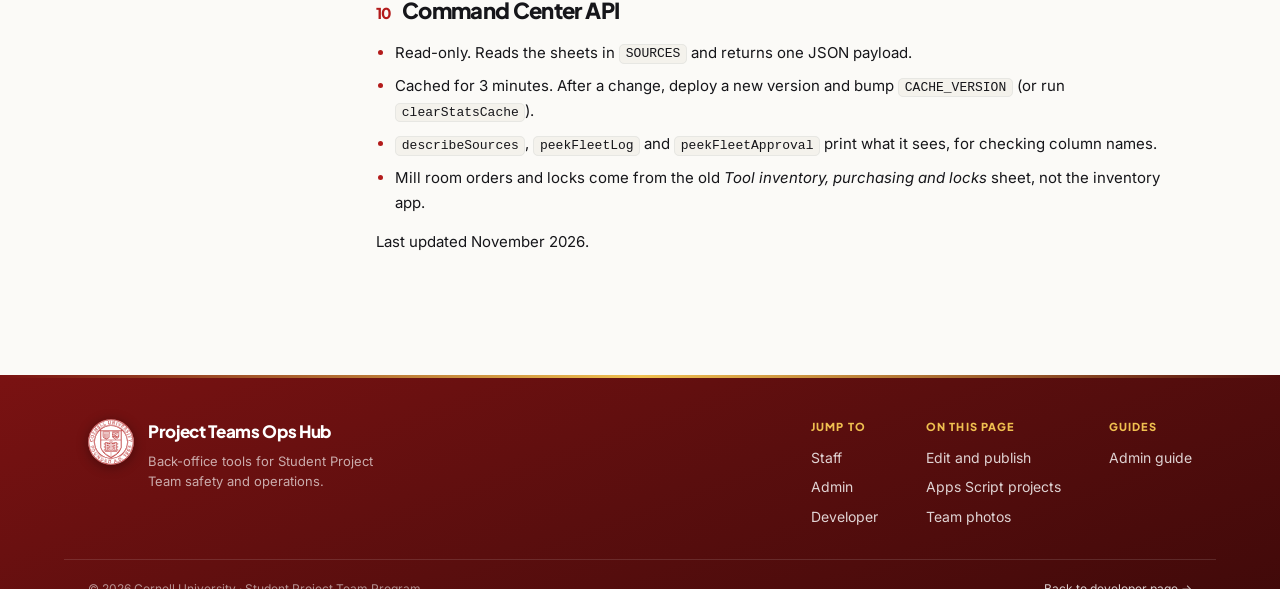
<file: dev-guide.html>
<!DOCTYPE html>
<html lang="en">
<!--
  Project Teams Ops Hub: developer guide
  The one place for technical steps: editing and publishing the site, the sandbox,
  and how each Apps Script project works, is set up and goes live.
  Shares header/footer and styles.css with the other pages.
-->
<head>
  <meta charset="UTF-8">
  <meta name="viewport" content="width=device-width, initial-scale=1.0">
  <title>Developer guide | Project Teams Ops Hub</title>
  <link rel="icon" href="assets/favicon.svg" type="image/svg+xml">
  <link rel="preconnect" href="https://fonts.googleapis.com">
  <link rel="preconnect" href="https://fonts.gstatic.com" crossorigin>
  <link rel="stylesheet" href="https://fonts.googleapis.com/css2?family=Inter:wght@400;500;600&family=Plus+Jakarta+Sans:wght@600;700;800&display=swap" media="print" onload="this.media='all';this.onload=null">
  <noscript><link rel="stylesheet" href="https://fonts.googleapis.com/css2?family=Inter:wght@400;500;600&family=Plus+Jakarta+Sans:wght@600;700;800&display=swap"></noscript>
  <link rel="stylesheet" href="styles.css">
</head>
<body>

<div class="app-shell">
  <header class="app-header">
    <div class="header-inner">
      <a href="index.html" class="logo">
        <img src="assets/cornell-seal.svg" alt="Cornell University" class="logo-seal">
        <div class="logo-text-block">
          <div class="logo-text">Project Teams Ops Hub</div>
          <div class="logo-sub">Developer guide</div>
        </div>
      </a>
      <div class="header-tools">
        <nav class="hub-nav" aria-label="Hub sections">
          <a class="hub-nav-btn" href="admin.html">Admin</a>
          <a class="hub-nav-btn is-active" href="developer.html">Developer</a>
        </nav>
        <a class="cmd-link" href="command-center.html">
          <span class="cmd-dot" aria-hidden="true"></span>
          <span class="cmd-text">Command<span class="cmd-text-full"> Center</span></span>
          <span class="cmd-go" aria-hidden="true">&rarr;</span>
        </a>
      </div>
    </div>
  </header>

  <main class="doc-layout">
    <aside class="doc-sidebar" aria-label="Guide sections">
      <p class="doc-sidebar-kicker">Working on the site</p>
      <nav class="doc-sidebar-nav">
        <a href="#setup" class="doc-sidebar-link is-active"><strong>Get started</strong><small>Access and a codespace</small></a>
        <a href="#preview" class="doc-sidebar-link"><strong>Sandbox</strong><small>Try changes on fake data</small></a>
        <a href="#ship" class="doc-sidebar-link"><strong>Edit and publish</strong><small>Change, push, undo</small></a>
        <a href="#tour" class="doc-sidebar-link"><strong>Files</strong><small>What lives where</small></a>
      </nav>
      <p class="doc-sidebar-kicker doc-sidebar-kicker--group">The scripts</p>
      <nav class="doc-sidebar-nav">
        <a href="#scripts" class="doc-sidebar-link"><strong>Apps Script projects</strong><small>Where each runs, going live</small></a>
        <a href="#engine" class="doc-sidebar-link"><strong>Space Status</strong><small>Emails, reminders, pages</small></a>
        <a href="#inventory" class="doc-sidebar-link"><strong>Inventory</strong><small>Sheet, API, team links</small></a>
        <a href="#photos" class="doc-sidebar-link"><strong>Team photos</strong><small>Scraper and Update button</small></a>
        <a href="#fabman" class="doc-sidebar-link"><strong>Fabman sign-ups</strong><small>Canvas to Fabman</small></a>
        <a href="#command-api" class="doc-sidebar-link"><strong>Command Center API</strong><small>Stats and cache</small></a>
      </nav>
      <div class="doc-resource-box">
        <p class="doc-resource-label">Links</p>
        <a href="developer.html">Back to developer page</a>
        <a href="https://github.com/cornellprojectteams/centralhub" target="_blank" rel="noopener">GitHub repo</a>
        <a href="https://cornellprojectteams.github.io/centralhub/" target="_blank" rel="noopener">Live site</a>
        <a href="docs.html">Admin guide</a>
      </div>
    </aside>

    <div class="doc-content">
    <a class="back-to-admin" href="admin.html"><span aria-hidden="true">&larr;</span> Back to admin</a>
    <span class="doc-eyebrow">Developer guide</span>
    <h1>Working on the hub</h1>
    <p class="doc-lede">
      How to change the site and the scripts behind it, and how each script goes live.
      Everyday admin work is in the <a href="docs.html">admin guide</a>.
    </p>

    <nav class="doc-toc doc-toc--mobile" aria-label="On this page">
      <a href="#setup">Get started</a>
      <a href="#preview">Sandbox</a>
      <a href="#ship">Edit and publish</a>
      <a href="#tour">Files</a>
      <a href="#scripts">Apps Script projects</a>
      <a href="#engine">Space Status</a>
      <a href="#inventory">Inventory</a>
      <a href="#photos">Team photos</a>
      <a href="#fabman">Fabman sign-ups</a>
      <a href="#command-api">Command Center API</a>
    </nav>

    <section class="doc-section" id="setup">
      <h2><span class="doc-num">01</span>Get started</h2>
      <p>You need a GitHub account with access to <a href="https://github.com/cornellprojectteams/centralhub" target="_blank" rel="noopener">cornellprojectteams/centralhub</a> (a 404 means ask to be added), and for a script, edit access to its Apps Script project or sheet.</p>
      <ol>
        <li>Open the repository, click the green <strong>Code</strong> button, then <strong>Codespaces &gt; Create codespace on main</strong>.</li>
        <li>Wait about a minute. VS Code opens in the browser and the sandbox starts.</li>
        <li>Next time, reopen the same codespace from that menu instead of making a new one.</li>
      </ol>
      <p>On your own computer instead: clone the repo and install <a href="https://nodejs.org" target="_blank" rel="noopener">Node.js</a> 18 or newer.</p>
    </section>

    <section class="doc-section" id="preview">
      <h2><span class="doc-num">02</span>Sandbox</h2>
      <p>The whole platform on made-up data: every page, every web app and the sheet scripts. Emails go to an outbox. Nothing reaches Google, Fabman or a real person.</p>
      <ol>
        <li>In a codespace it is already running. Otherwise run:</li>
      </ol>
      <div class="cmd">node sandbox/server.js</div>
      <ol start="2">
        <li>Open <code>http://localhost:8080/sandbox/</code> (in a codespace: the globe on port 8080 in the Ports panel).</li>
        <li>Edit a file, save, refresh. Script files too; nothing to paste or deploy.</li>
      </ol>
      <p><em>Reset the sandbox</em> puts the fake data back. <code>node sandbox/check.js</code> tests everything. To try a script change on real Google with mail going only to you, follow <code>sandbox/google/README.md</code>.</p>
    </section>

    <section class="doc-section" id="ship">
      <h2><span class="doc-num">03</span>Edit and publish</h2>
      <h3>Edit</h3>
      <p>Make the change yourself, or ask Copilot (chat icon, or <strong>Cmd/Ctrl + Shift + I</strong>). Name the file and point at something to copy, for example: "In admin.html, add a link to the fire safety doc in the Compliance section, like the other links there." Review the diff before accepting. One change at a time.</p>
      <h3>Adding a link to a page</h3>
      <ul>
        <li>Staff links go in <code>index.html</code>, admin links in <code>admin.html</code>, script and code links in <code>developer.html</code>.</li>
        <li>Copy an existing <code>&lt;a class="action"&gt;</code> next to it: keep <code>action-title</code>, <code>action-sub</code>, and add search words in <code>data-keywords</code>.</li>
        <li>A new admin section also needs a link in the section list (<code>#admin-nav</code>) and a color in <code>styles.css</code> (search for <code>--cat</code>).</li>
        <li>Colors and fonts are the tokens at the top of <code>styles.css</code>.</li>
        <li>The admin and developer pages have <code>class="admin-ui"</code> on <code>&lt;body&gt;</code>. Their look is the last block of <code>styles.css</code>, and every rule in it starts with <code>.admin-ui</code>, so the staff page is not affected.</li>
      </ul>
      <h3>Publish</h3>
      <div class="cmd">
        git add -A<br>
        git commit -m "add fire safety link to compliance"<br>
        git push
      </div>
      <p>Or use the <strong>Source Control</strong> icon: type a message, <strong>Commit</strong>, <strong>Sync Changes</strong>. The <a href="https://cornellprojectteams.github.io/centralhub/" target="_blank" rel="noopener">live site</a> updates within a minute or two. Hard-refresh (<strong>Cmd/Ctrl + Shift + R</strong>) if you don't see it.</p>
      <h3>Undo</h3>
      <ul>
        <li><code>git status</code> lists what changed.</li>
        <li><code>git checkout -- file</code> discards your edits to that file since the last commit.</li>
        <li>Pushed something broken? Every version is kept in history. Ask for help before forcing anything.</li>
      </ul>
      <p>A push that is rejected because GitHub has newer commits (the team photos bot commits too): run <code>git pull --rebase</code>, then push again.</p>
    </section>

    <section class="doc-section" id="tour">
      <h2><span class="doc-num">04</span>Files</h2>
      <table class="sla sla--stack">
        <thead><tr><th>File</th><th>What it is</th></tr></thead>
        <tbody>
          <tr><td><code>index.html</code></td><td>Staff page</td></tr>
          <tr><td><code>admin.html</code>, <code>developer.html</code></td><td>Admin page and developer page. Reached by shared link only.</td></tr>
          <tr><td><code>docs.html</code>, <code>dev-guide.html</code>, <code>space-status-how-to.html</code></td><td>Admin guide, this guide, staff how-to</td></tr>
          <tr><td><code>command-center.html</code>, <code>team.html</code></td><td>Ops dashboard; one team's open issues</td></tr>
          <tr><td><code>inventory.html</code> <code>.js</code> <code>.css</code></td><td>Inventory app</td></tr>
          <tr><td><code>team-photos.html</code> <code>.js</code>, <code>data/team-photos.json</code></td><td>Team photos page and its data</td></tr>
          <tr><td><code>styles.css</code>, <code>app.js</code></td><td>Shared look; search, panels and section list</td></tr>
          <tr><td><code>config.js</code></td><td>Every web app URL. Change URLs here only.</td></tr>
          <tr><td><code>apps-script/</code></td><td>Copies of the Apps Script code (it runs on Google)</td></tr>
          <tr><td><code>tools/team-photos/</code>, <code>.github/workflows/</code></td><td>Photo scraper and the Action that runs it</td></tr>
          <tr><td><code>sandbox/</code></td><td>The sandbox</td></tr>
          <tr><td><code>archive/</code></td><td>Old notes kept for reference. Not current.</td></tr>
        </tbody>
      </table>
    </section>

    <section class="doc-section" id="scripts">
      <h2><span class="doc-num">05</span>Apps Script projects</h2>
      <p>The scripts run on Google. <code>apps-script/</code> holds a copy of each; editing a copy changes nothing live.</p>
      <table class="sla sla--stack">
        <thead><tr><th>Project</th><th>Where it runs</th><th>File</th></tr></thead>
        <tbody>
          <tr><td>Space Status web app<small>Emails, reminders, issue pages, projects, proposals</small></td><td>Standalone: "Production Space Status Tracking Emailer"</td><td><code>02_notify_on_submit.gs</code> <code>04_tasks_projects.gs</code> <code>07_proposals.gs</code></td></tr>
          <tr><td>Inventory web app<small>Sheet upkeep and the inventory app's API</small></td><td>Bound to the inventory sheet</td><td><code>08_inventory.gs</code></td></tr>
          <tr><td>Team photos update service<small>Starts the photo refresh</small></td><td>Standalone</td><td><code>09_team_photos.gs</code></td></tr>
          <tr><td>Command Center API<small>The Command Center's numbers</small></td><td>Standalone: "Ops Command Center API"</td><td><code>command-center/Code.gs</code></td></tr>
          <tr><td>Fabman members<small>Sign-ups and the sheet's buttons</small></td><td>Bound to the Fabman Admin sheet</td><td><code>05_fabman_members.gs</code></td></tr>
          <tr><td>Fleet driver cleanup<small>The Driver cleanup menu</small></td><td>Bound to the Student Drivers sheet</td><td><code>fleet_driver_cleanup.gs</code></td></tr>
        </tbody>
      </table>
      <p>A bound script opens from its sheet: <strong>Extensions &gt; Apps Script</strong>. <code>01_setup_team_contacts.gs</code> and <code>fleet_remove_drivers.gs</code> are old one-off scripts, kept for reference.</p>

      <h3>Putting a change live</h3>
      <ol>
        <li>Try it in the sandbox.</li>
        <li>Open the project, paste the new file over the old one, save.</li>
        <li>For a web app: <strong>Deploy &gt; Manage deployments &gt; pencil &gt; Version: New version &gt; Deploy</strong>. The URL stays the same.</li>
        <li>Commit the same file in <code>apps-script/</code> so the copy matches what runs.</li>
      </ol>

      <h3>Setting up a new web app</h3>
      <ol>
        <li>Paste the file into its project (or the sheet's Apps Script) and save.</li>
        <li><strong>Deploy &gt; New deployment &gt; Web app</strong>. Execute as: <strong>Me</strong>. Who has access: <strong>Anyone</strong>. Plain "Anyone": with "Anyone with a Google account" the site gets a sign-in page and can't reach it.</li>
        <li>Copy the URL ending in <code>/exec</code> into <code>config.js</code>: <code>SPACE_STATUS_URL</code>, <code>INVENTORY.apiUrl</code> or <code>TEAM_PHOTOS.refreshUrl</code>. The Command Center URL is <code>STATS_ENDPOINT</code> in <code>app.js</code> and <code>command-center.html</code>.</li>
        <li>Check it: open the URL with <code>?action=status</code> or <code>?action=list</code> on the end. You should see a line of JSON, not a sign-in page.</li>
      </ol>
    </section>

    <section class="doc-section" id="engine">
      <h2><span class="doc-num">06</span>Space Status</h2>
      <p>One project sends the emails and reminders and serves every Space Status page. The Space Status Tracking sheet is its database.</p>
      <h3>How a report flows</h3>
      <ol>
        <li>The form-submit trigger <code>sendEmails</code> calls <code>onFormSubmit</code>. It reads the row by header name.</li>
        <li>It finds the team on Team Contacts and emails it (team email and liaison; Cc safety lead, Extra CC, <code>CONFIG.alwaysCc</code>). No address on file: <code>CONFIG.fallbackEmail</code>.</li>
        <li>It stamps <code>Issue token</code> and <code>Notified at</code> and shares the photo by link.</li>
        <li><code>sendReminders</code> runs daily. First reminder on the due date, then every <code>max(1, round(windowDays / 2))</code> days. Approved, pending and "when time allows" rows are skipped.</li>
        <li>Every email adds a row to the <code>Email log</code> tab through <code>logEmail_</code>: time, type, team, recipients, subject, reason, result and the HTML body (hidden column).</li>
      </ol>
      <p>The reminder rule lives in <code>reminderPlan_</code>. <code>sendReminders</code> and the Reminder emails page both read it, so change the rule there only. <code>sendReminders</code> takes a script lock and rereads each row just before sending: a second run sends nothing, and a row completed during the run is skipped. A failed send is logged, the run carries on, then the run fails so the trigger emails its owner.</p>
      <p>An admin can cancel reminders from the Reminder emails page. The choice is the row's <code>Reminder hold</code> cell: <code>Off</code> stops reminders for the job, a date holds them until that date, blank runs them as usual. <code>emCancelReminder</code> and <code>emCancelNextRun</code> write the cell and <code>reminderPlan_</code> reads it.</p>
      <p>The trigger belongs to another account and can't be deleted, so the script keeps <code>function sendEmails(e) { onFormSubmit(e); }</code>. Never add a second submit trigger: teams would get every email twice.</p>
      <h3>Settings</h3>
      <p>At the top of <code>02_notify_on_submit.gs</code>: deadlines in <code>SLA_DAYS</code>, email wording in <code>SEVERITY</code>, and <code>CONFIG</code> (sender alias, <code>alwaysCc</code>, <code>fallbackEmail</code>, and <code>webAppUrl</code>, which must be the deployed URL because the email buttons use it). Proposal thresholds are in <code>PR</code> in <code>07_proposals.gs</code>.</p>
      <h3>Pages</h3>
      <table class="sla sla--stack">
        <thead><tr><th>Add to the /exec URL</th><th>Page</th></tr></thead>
        <tbody>
          <tr><td><code>?view=all</code></td><td>Every team's issues (<code>admin=1</code> adds admin controls)</td></tr>
          <tr><td><code>?view=emails&amp;admin=1</code></td><td>Reminder emails: what was sent, to whom, and what the next run sends</td></tr>
          <tr><td><code>?view=Baja</code></td><td>One team's issues (<code>act=1</code> allows completing)</td></tr>
          <tr><td><code>?team=TOKEN</code></td><td>A team's private page</td></tr>
          <tr><td><code>?id=TOKEN</code></td><td>Confirm page behind the email button (mail scanners open links, so nothing changes until a person clicks)</td></tr>
          <tr><td><code>?module=projects</code>, <code>projects-dash</code>, <code>proposals</code></td><td>Projects list, projects dashboard, proposal board</td></tr>
        </tbody>
      </table>
      <p><code>embed=1</code> drops the page header, for the hub's panels.</p>
      <h3>Functions to run by hand</h3>
      <ul>
        <li><code>fillTeamTokens</code> after adding a team.</li>
        <li><code>sendReminders</code> to send due reminders now.</li>
        <li><code>setupTasksProjects</code>, <code>setupProposals</code> to build or repair their tabs (safe to rerun).</li>
        <li><code>listResponseHeaders</code> to print the form's headers.</li>
      </ul>
    </section>

    <section class="doc-section" id="inventory">
      <h2><span class="doc-num">07</span>Inventory</h2>
      <p>The inventory sheet is the database. Its bound script, <code>08_inventory.gs</code>, keeps the sheet tidy and is the app's API (JSONP; photos go up as a POST).</p>
      <h3>The sheet</h3>
      <ul>
        <li><strong>Inventory Master:</strong> one row per item. Status, Next Maintenance and Item Link are formulas; Item ID, Date Added and Added By are filled by the script.</li>
        <li><strong>Maintenance Log</strong>, <strong>Lists</strong> (categories with ID prefix, subcategories, locations, teams in column E) and <strong>Dashboard</strong>.</li>
        <li>Item IDs (PT-001) come from the category prefix and never change.</li>
      </ul>
      <h3>Setup and updates</h3>
      <ol>
        <li>Paste <code>08_inventory.gs</code> into the sheet's Apps Script and run <code>setupInventory</code>. It is safe to rerun: it adds missing columns and runs a self-test. Approve Drive access for photos.</li>
        <li>Deploy as a web app (see <a href="#scripts">Setting up a new web app</a>) into <code>INVENTORY.apiUrl</code>.</li>
        <li>After a code change, deploy a new version. The app's admin view warns when the sheet runs an older script.</li>
      </ol>
      <p>Never run <code>setupInventory</code> in the old <em>Tool inventory, purchasing and locks</em> sheet; it refuses to, because the Command Center reads that sheet.</p>
      <h3>Team links</h3>
      <p><code>inventory.html?team=Baja&amp;key=...</code>. The key is an HMAC of the team name signed with the script property <code>INV_TEAM_SECRET</code> (made on first use). A link can add items to its own team and edit them, nothing else. <em>Reset all links</em> makes a new secret.</p>
    </section>

    <section class="doc-section" id="photos">
      <h2><span class="doc-num">08</span>Team photos</h2>
      <p>The Update button on <code>team-photos.html</code> asks <code>09_team_photos.gs</code> to start the GitHub Action <code>team-photos.yml</code>. The Action runs <code>tools/team-photos/scrape.py</code> (opens each team page in a headless browser) and <code>build.py</code> (works out name, role, subteam and class year), then commits <code>data/team-photos.json</code>. It also runs on the 1st of each month.</p>
      <h3>Connecting the Update button (once)</h3>
      <ol>
        <li>On GitHub: <strong>Settings &gt; Developer settings &gt; Fine-grained tokens</strong>. Owner <code>cornellprojectteams</code>, only <code>centralhub</code>, permission <strong>Actions: Read and write</strong>.</li>
        <li>New Apps Script project with <code>09_team_photos.gs</code>. Add the token as script property <code>GITHUB_TOKEN</code>.</li>
        <li>Deploy it as a web app into <code>TEAM_PHOTOS.refreshUrl</code>.</li>
      </ol>
      <p>When the token expires the page says so. Replace the script property; no redeploy needed.</p>
      <h3>What a refresh changes</h3>
      <ul>
        <li>New people are added; changed roles, photos and class years are updated.</li>
        <li>People no longer on their team's site get <code>"status": "left"</code> (hidden as former).</li>
        <li>A team whose site fails, or suddenly lists under half as many people, is left as it was.</li>
      </ul>
      <h3>Editing the data by hand</h3>
      <p>Edit <code>data/team-photos.json</code> on GitHub. Each person is one entry in <code>people</code>:</p>
      <div class="cmd">{ "id": "manual-jdoe1", "team": "Baja", "name": "Jane Doe", "role": "Suspension Lead",<br>&nbsp;&nbsp;"roleType": "lead", "subteam": "Suspension", "classYear": 2028,<br>&nbsp;&nbsp;"photo": "https://...", "status": "current", "source": "manual" }</div>
      <ul>
        <li><code>roleType</code> is <code>lead</code>, <code>member</code> or <code>advisor</code>. <code>team</code> must match <code>tools/team-photos/sites.json</code>.</li>
        <li><code>"source": "manual"</code> entries are never touched by a refresh. To keep a fix on a scraped person, add <code>"locked": true</code>.</li>
        <li>To mark someone graduated early, set <code>"status": "graduated"</code>.</li>
      </ul>
      <h3>When a team moves its page</h3>
      <p>Update the team in <code>tools/team-photos/targets.json</code> and <code>sites.json</code>, then test locally:</p>
      <div class="cmd">
        pip install playwright &amp;&amp; playwright install chromium<br>
        python3 tools/team-photos/scrape.py "Mars Rover"<br>
        python3 tools/team-photos/build.py --dry-run
      </div>
      <p>Drop <code>--dry-run</code> to write the file. <code>--prune</code> deletes everyone graduated or former.</p>
    </section>

    <section class="doc-section" id="fabman">
      <h2><span class="doc-num">09</span>Fabman sign-ups</h2>
      <ul>
        <li>The Canvas FabMan Agreement is a Qualtrics survey. Its Google Sheets task adds a row to the <em>FabMan Agreement</em> tab, which fires <code>onSheetChange</code> in <code>05_fabman_members.gs</code>. That makes the Fabman account and writes the result in <em>Fabman status</em>.</li>
        <li><code>processNewSignups</code> runs hourly and finishes anything left waiting.</li>
        <li>Script properties: <code>ALERT_EMAILS</code> (who hears about problems; Noah if unset) and <code>FABMAN_API_KEY</code> (replaces the key in the code).</li>
        <li>Triggers and the Qualtrics task run as whoever set them up. Use a staff account that will still exist next year: sheet menu <em>Fabman sign-ups &gt; Set up the sign-up triggers</em>.</li>
        <li>Columns are found by header, but Qualtrics writes by header name too: renaming the tab or a header breaks sign-ups.</li>
      </ul>
    </section>

    <section class="doc-section" id="command-api">
      <h2><span class="doc-num">10</span>Command Center API</h2>
      <ul>
        <li>Read-only. Reads the sheets in <code>SOURCES</code> and returns one JSON payload.</li>
        <li>Cached for 3 minutes. After a change, deploy a new version and bump <code>CACHE_VERSION</code> (or run <code>clearStatsCache</code>).</li>
        <li><code>describeSources</code>, <code>peekFleetLog</code> and <code>peekFleetApproval</code> print what it sees, for checking column names.</li>
        <li>Mill room orders and locks come from the old <em>Tool inventory, purchasing and locks</em> sheet, not the inventory app.</li>
      </ul>
      <p class="doc-updated">Last updated November 2026.</p>
    </section>
    </div>
  </main>

  <footer class="app-footer">
    <div class="footer-inner">
      <div class="footer-brand">
        <img src="assets/cornell-seal.svg" alt="" class="footer-seal" aria-hidden="true">
        <div>
          <div class="footer-title">Project Teams Ops Hub</div>
          <p class="footer-tagline">Back-office tools for Student Project Team safety and operations.</p>
        </div>
      </div>

      <nav class="footer-nav" aria-label="Footer">
        <div class="footer-col">
          <h4>Jump to</h4>
          <a href="index.html">Staff</a>
          <a href="admin.html">Admin</a>
          <a href="developer.html">Developer</a>
        </div>
        <div class="footer-col">
          <h4>On this page</h4>
          <a href="#ship">Edit and publish</a>
          <a href="#scripts">Apps Script projects</a>
          <a href="#photos">Team photos</a>
        </div>
        <div class="footer-col">
          <h4>Guides</h4>
          <a href="docs.html">Admin guide</a>
        </div>
      </nav>
    </div>

    <div class="footer-bottom">
      <span>&copy; 2026 Cornell University &middot; Student Project Team Program</span>
      <a class="footer-back" href="developer.html">Back to developer page &rarr;</a>
    </div>
  </footer>
</div>

<script>
  const docLinks = document.querySelectorAll('.doc-sidebar-link');
  docLinks.forEach(link => {
    link.addEventListener('click', () => {
      docLinks.forEach(l => l.classList.remove('is-active'));
      link.classList.add('is-active');
    });
  });
  // A tall sidebar scrolls on its own; keep the highlighted link inside it.
  const docSide = document.querySelector('.doc-sidebar');
  function keepLinkVisible(a) {
    if (!docSide || docSide.scrollHeight <= docSide.clientHeight) return;
    const r = a.getBoundingClientRect(), s = docSide.getBoundingClientRect();
    if (r.top < s.top) docSide.scrollTop -= s.top - r.top + 8;
    else if (r.bottom > s.bottom) docSide.scrollTop += r.bottom - s.bottom + 8;
  }
  if ('IntersectionObserver' in window) {
    const docObserver = new IntersectionObserver(entries => {
      entries.forEach(entry => {
        if (entry.isIntersecting) {
          docLinks.forEach(l => l.classList.remove('is-active'));
          const active = document.querySelector('.doc-sidebar-link[href="#' + entry.target.id + '"]');
          if (active) { active.classList.add('is-active'); keepLinkVisible(active); }
        }
      });
    }, { rootMargin: '-20% 0px -65% 0px' });
    document.querySelectorAll('.doc-section[id]').forEach(s => docObserver.observe(s));
  }
</script>
</body>
</html>
</file>
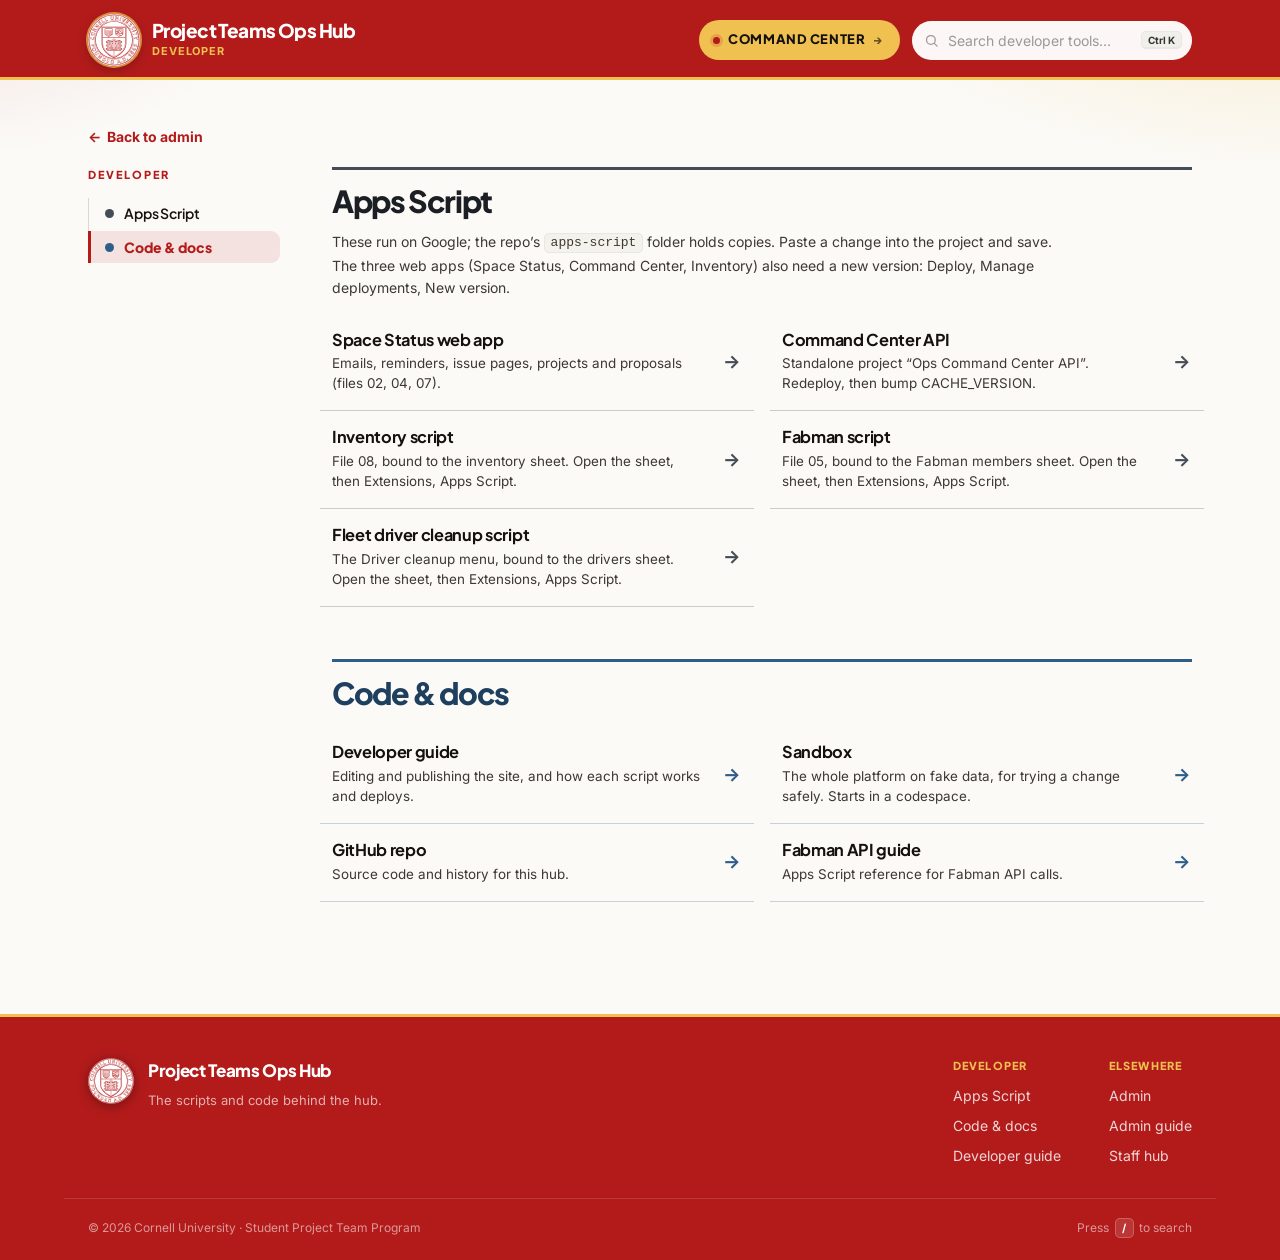
<file: developer.html>
<!DOCTYPE html>
<html lang="en">
<!--
  Developer: the scripts and code behind the hub, kept apart from the admin
  page's day-to-day tools. Reached from the admin page; not linked from the
  staff page. Shares styles.css and app.js (and the admin layout) with admin.html.
-->
<head>
  <meta charset="UTF-8">
  <meta name="viewport" content="width=device-width, initial-scale=1.0">
  <title>Developer | Project Teams Ops Hub</title>
  <link rel="icon" href="assets/favicon.svg" type="image/svg+xml">
  <link rel="preconnect" href="https://fonts.googleapis.com">
  <link rel="preconnect" href="https://fonts.gstatic.com" crossorigin>
  <link rel="stylesheet" href="https://fonts.googleapis.com/css2?family=Inter:wght@400;500;600&family=Plus+Jakarta+Sans:wght@600;700;800&display=swap" media="print" onload="this.media='all';this.onload=null">
  <noscript><link rel="stylesheet" href="https://fonts.googleapis.com/css2?family=Inter:wght@400;500;600&family=Plus+Jakarta+Sans:wght@600;700;800&display=swap"></noscript>
  <link rel="stylesheet" href="styles.css">
</head>
<body class="admin-ui">

<div class="app-shell">
  <header class="app-header">
    <div class="header-inner">
      <a href="index.html" class="logo">
        <img src="assets/cornell-seal.svg" alt="Cornell University" class="logo-seal">
        <div class="logo-text-block">
          <div class="logo-text">Project Teams Ops Hub</div>
          <div class="logo-sub">Developer</div>
        </div>
      </a>
      <div class="header-tools">
        <a class="cmd-link" href="command-center.html">
          <span class="cmd-dot" aria-hidden="true"></span>
          <span class="cmd-text">Command<span class="cmd-text-full"> Center</span></span>
          <span class="cmd-badge" id="cmd-badge" hidden></span>
          <span class="cmd-go" aria-hidden="true">&rarr;</span>
        </a>
        <div class="header-search" role="search">
          <div class="search-box">
            <svg class="search-icon" viewBox="0 0 24 24" fill="none" stroke="currentColor" stroke-width="2" stroke-linecap="round" stroke-linejoin="round" aria-hidden="true"><circle cx="11" cy="11" r="7"></circle><line x1="21" y1="21" x2="16.65" y2="16.65"></line></svg>
            <input type="search" class="search-input" id="search" placeholder="Search developer tools…" autocomplete="off" aria-label="Search developer tools">
            <button type="button" class="search-clear" id="search-clear" aria-label="Clear search" hidden>&#10005;</button>
            <kbd class="search-kbd" id="search-kbd">/</kbd>
          </div>
          <div class="search-meta" id="search-meta" hidden>
            <span class="search-count" id="search-count"></span>
            <span class="search-hint"><kbd>&uarr;</kbd><kbd>&darr;</kbd> navigate &middot; <kbd>&crarr;</kbd> open &middot; <kbd>esc</kbd> clear</span>
          </div>
        </div>
      </div>
    </div>
  </header>

  <main class="page-main">
    <h1 class="sr-only">Developer tools</h1>
    <a class="back-to-admin" href="admin.html"><span aria-hidden="true">&larr;</span> Back to admin</a>

    <!-- id="admin" on purpose: this page uses the admin layout, styles and section list. -->
    <section class="hub-zone is-active" id="admin">
      <div class="admin-layout" id="admin-layout">
        <aside class="admin-side">
          <span class="admin-side-label">Developer</span>
          <nav class="admin-nav" id="admin-nav" aria-label="Developer sections">
            <a href="#scripts" style="--chip:#444d56"><span class="dot"></span>Apps Script</a>
            <a href="#code" style="--chip:#2f5d8a"><span class="dot"></span>Code &amp; docs</a>
          </nav>
        </aside>

      <div class="admin-list">
        <section class="category admin-block" id="scripts" data-keywords="scripts code apps script google gas editor deploy redeploy web app new version">
          <h3 class="admin-label">Apps Script</h3>
          <p class="admin-block-intro">
            These run on Google; the repo&rsquo;s <code>apps-script</code> folder holds copies. Paste a change
            into the project and save. The three web apps (Space Status, Command Center, Inventory) also need
            a new version: Deploy, Manage deployments, New version.
          </p>
          <div class="action-group">
            <a class="action" href="https://script.google.com/d/1DpKw0dXIQ5rH6_BQfIQnXpmTbTcPmfH3wq2Dzc6pJUA7lrmeFG7hh5P4/edit" target="_blank" rel="noopener" data-keywords="space status emailer script automation notification ops hub web app tasks projects proposals files 02 04 07 exec deploy new version standalone">
              <span class="action-title">Space Status web app</span>
              <span class="action-sub">Emails, reminders, issue pages, projects and proposals (files 02, 04, 07).</span>
            </a>
            <a class="action" href="https://script.google.com/home" target="_blank" rel="noopener" data-keywords="command center api stats endpoint code.gs jsonp cache version standalone attention">
              <span class="action-title">Command Center API</span>
              <span class="action-sub">Standalone project &ldquo;Ops Command Center API&rdquo;. Redeploy, then bump CACHE_VERSION.</span>
            </a>
            <a class="action" data-inventory="script" href="#" target="_blank" rel="noopener" data-keywords="inventory equipment maintenance script 08 setup bound extensions apps script self-test web app">
              <span class="action-title">Inventory script</span>
              <span class="action-sub">File 08, bound to the inventory sheet. Open the sheet, then Extensions, Apps Script.</span>
            </a>
            <a class="action" href="https://docs.google.com/spreadsheets/d/1lDAA4z1YexkjaABSPuXJyEXfSxN2QAsKWVk88TQCRLI/edit" target="_blank" rel="noopener" data-keywords="fabman members graduates lock delete script 05 bound extensions apps script actions buttons">
              <span class="action-title">Fabman script</span>
              <span class="action-sub">File 05, bound to the Fabman members sheet. Open the sheet, then Extensions, Apps Script.</span>
            </a>
            <a class="action" href="https://docs.google.com/spreadsheets/d/1KwJLTkdhrQ0jD7-75p6IuhYvh3Fq0B13KAXf2Pcvk_M/edit" target="_blank" rel="noopener" data-keywords="fleet driver cleanup remove graduated script bound extensions apps script menu">
              <span class="action-title">Fleet driver cleanup script</span>
              <span class="action-sub">The Driver cleanup menu, bound to the drivers sheet. Open the sheet, then Extensions, Apps Script.</span>
            </a>
          </div>
        </section>

        <section class="category admin-block" id="code" data-keywords="code github repo source website editing guide documentation codespaces copilot commit push publish api reference sandbox">
          <h3 class="admin-label">Code &amp; docs</h3>
          <div class="action-group">
            <a class="action" href="dev-guide.html" data-keywords="developer guide editing guide edit website codespaces copilot github commit push publish deploy routes reminders documentation">
              <span class="action-title">Developer guide</span>
              <span class="action-sub">Editing and publishing the site, and how each script works and deploys.</span>
            </a>
            <a class="action" href="dev-guide.html#preview" data-keywords="sandbox test try practice fake data local server outbox safe training new hire node codespace reset">
              <span class="action-title">Sandbox</span>
              <span class="action-sub">The whole platform on fake data, for trying a change safely. Starts in a codespace.</span>
            </a>
            <a class="action" href="https://github.com/cornellprojectteams/centralhub" target="_blank" rel="noopener" data-keywords="github repository repo source code centralhub website history">
              <span class="action-title">GitHub repo</span>
              <span class="action-sub">Source code and history for this hub.</span>
            </a>
            <a class="action" href="https://docs.google.com/document/d/1wCMPnGjn5A07y06uOzXZRI2h7YL7LBqrwXQ8iKpD3Vw/edit" target="_blank" rel="noopener" data-keywords="fabman api guide apps script reference calls">
              <span class="action-title">Fabman API guide</span>
              <span class="action-sub">Apps Script reference for Fabman API calls.</span>
            </a>
          </div>
        </section>
      </div>
      </div>
    </section>

    <p class="no-results" id="no-results">No tools match your search.</p>
  </main>

  <footer class="app-footer">
    <div class="footer-inner">
      <div class="footer-brand">
        <img src="assets/cornell-seal.svg" alt="" class="footer-seal" aria-hidden="true">
        <div>
          <div class="footer-title">Project Teams Ops Hub</div>
          <p class="footer-tagline">The scripts and code behind the hub.</p>
        </div>
      </div>

      <nav class="footer-nav" aria-label="Footer">
        <div class="footer-col">
          <h4>Developer</h4>
          <a href="#scripts">Apps Script</a>
          <a href="#code">Code &amp; docs</a>
          <a href="dev-guide.html">Developer guide</a>
        </div>
        <div class="footer-col">
          <h4>Elsewhere</h4>
          <a href="admin.html">Admin</a>
          <a href="docs.html">Admin guide</a>
          <a href="index.html">Staff hub</a>
        </div>
      </nav>
    </div>

    <div class="footer-bottom">
      <span>&copy; 2026 Cornell University &middot; Student Project Team Program</span>
      <span class="footer-press">Press <kbd>/</kbd> to search</span>
    </div>
  </footer>
</div>

<script src="config.js"></script>
<script src="app.js"></script>
</body>
</html>
</file>
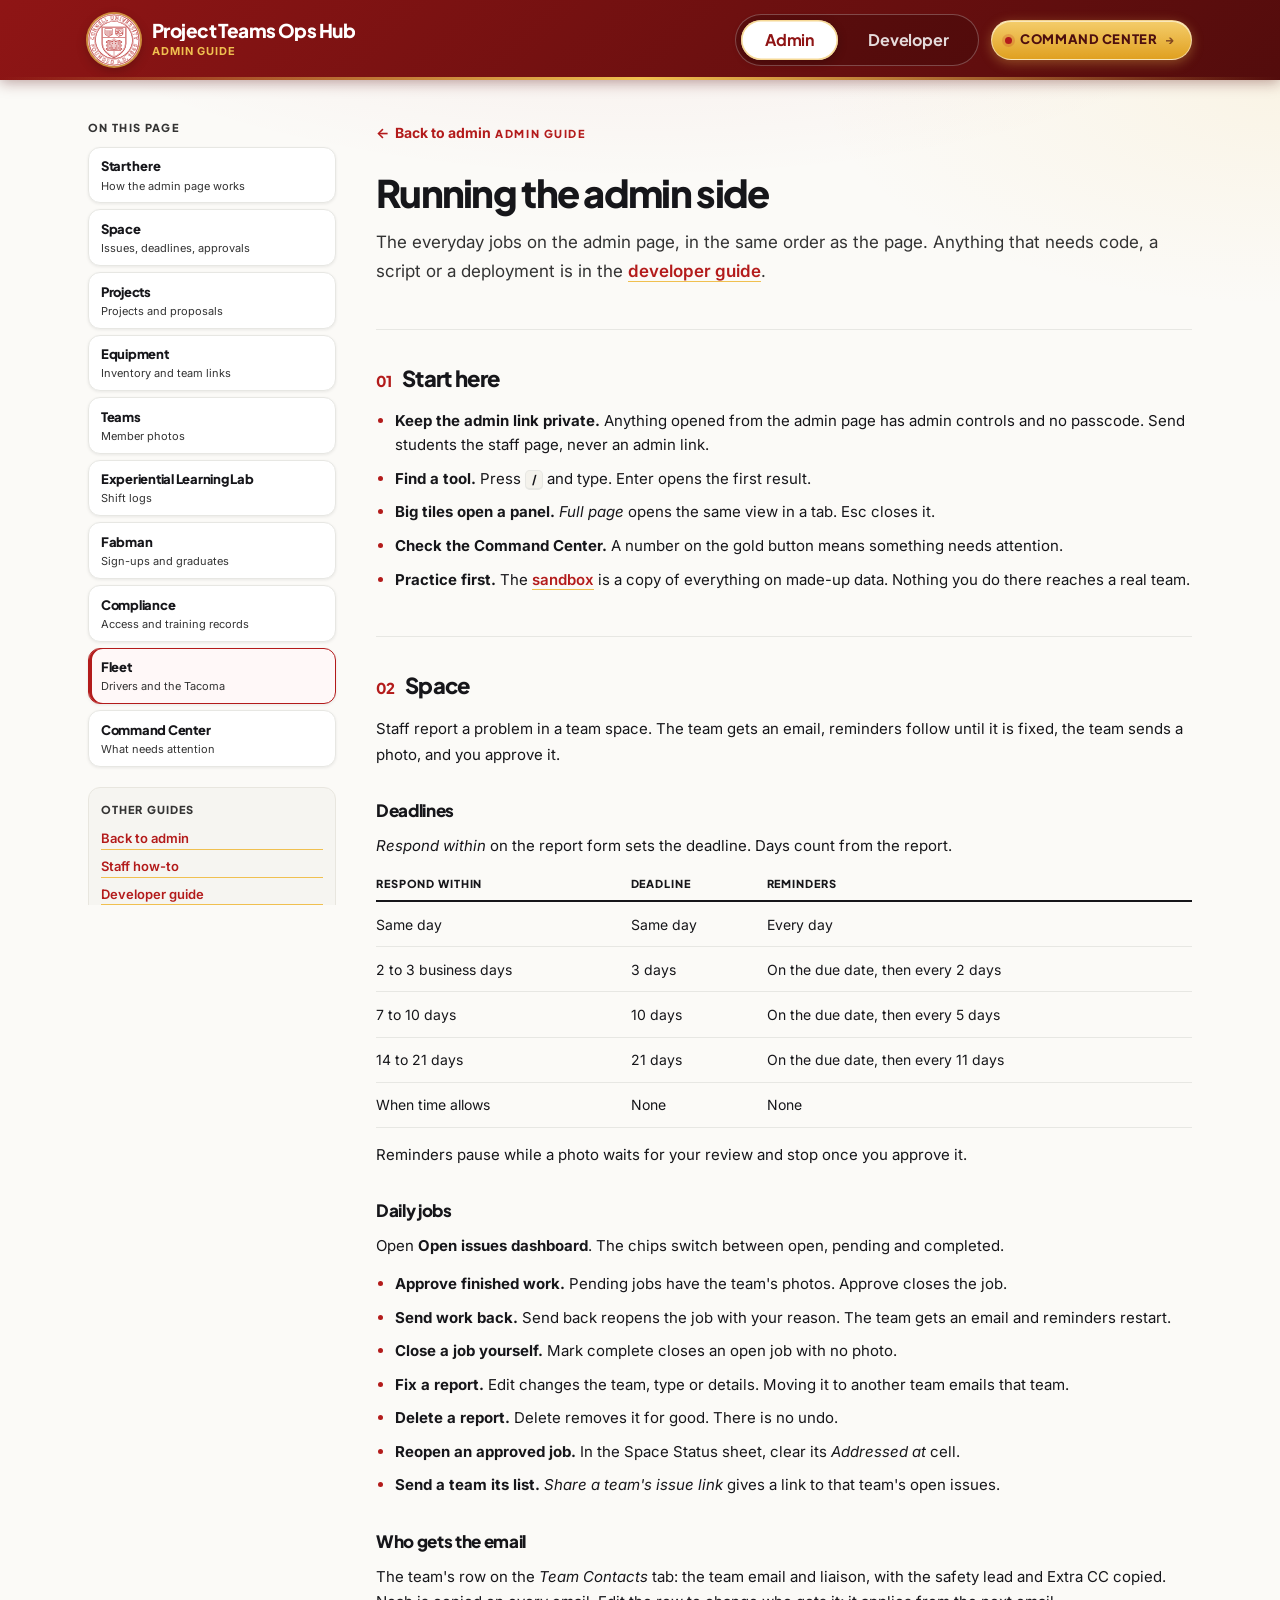
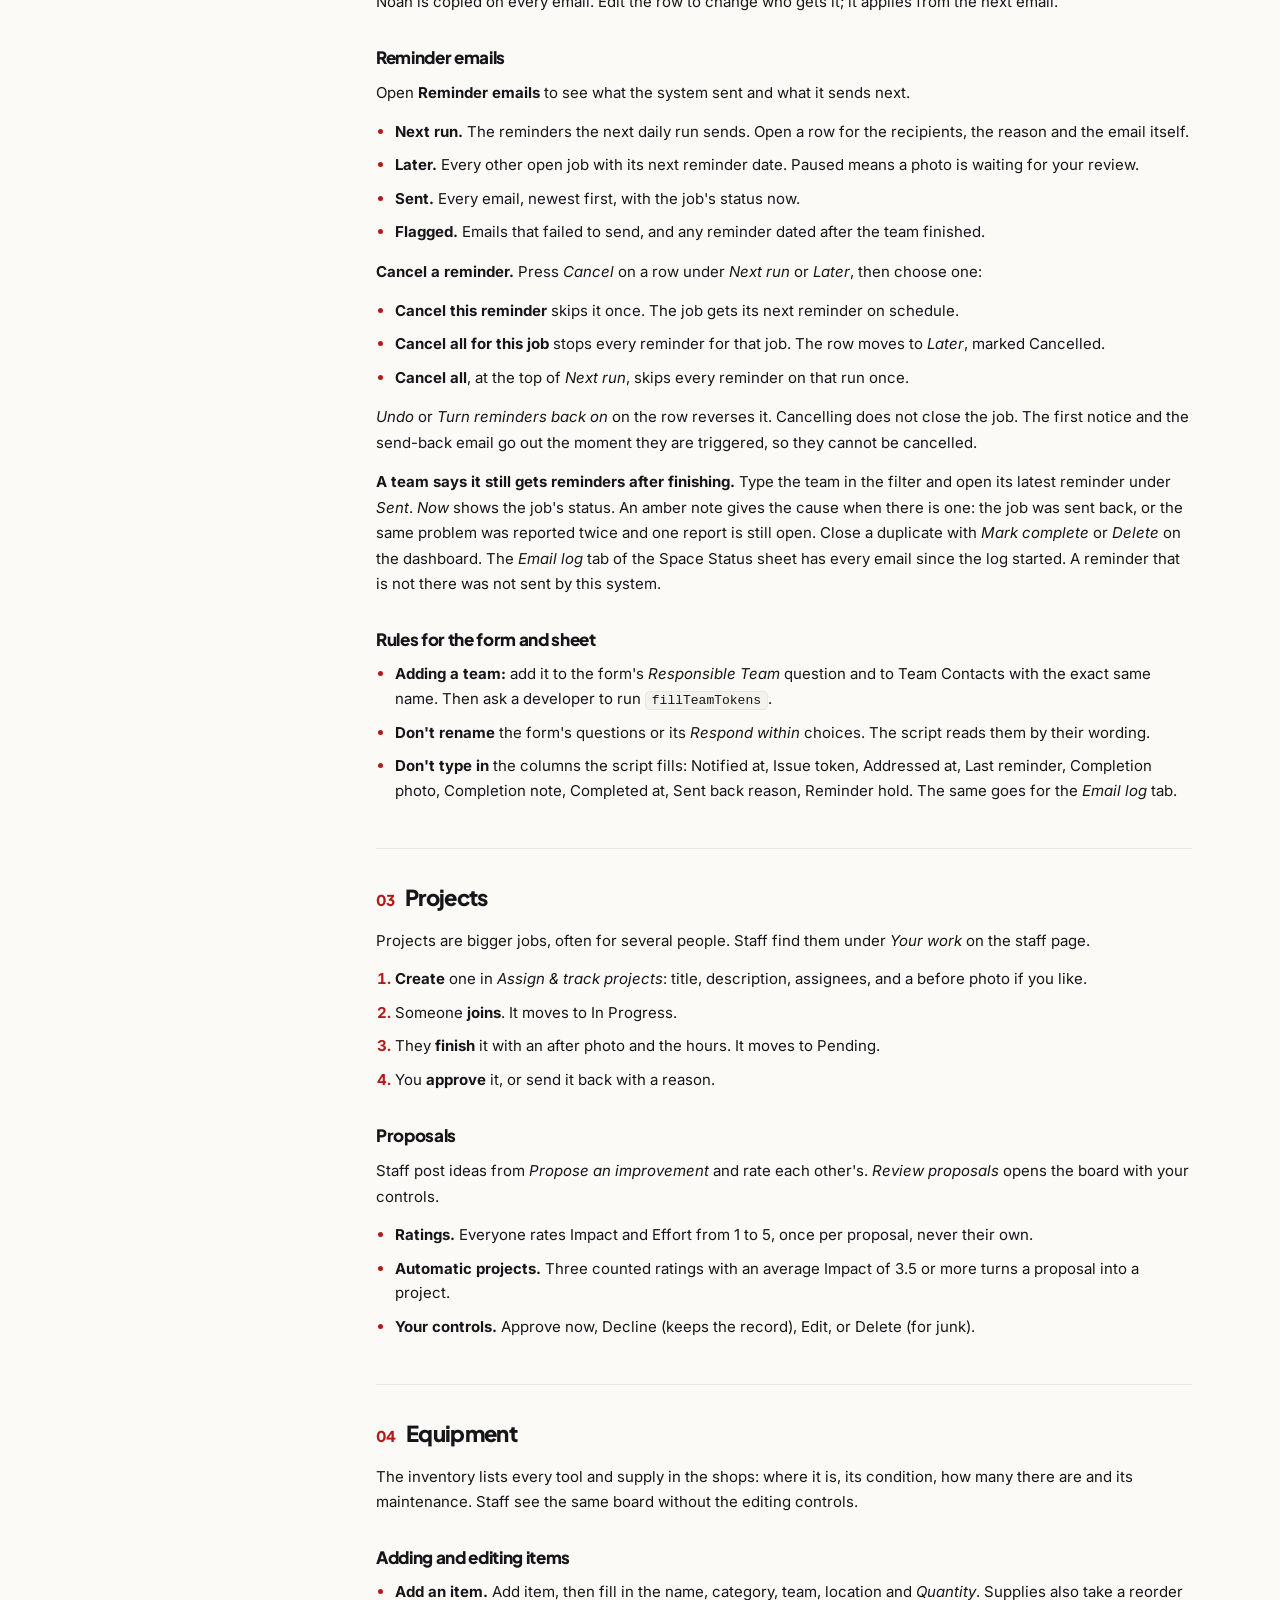
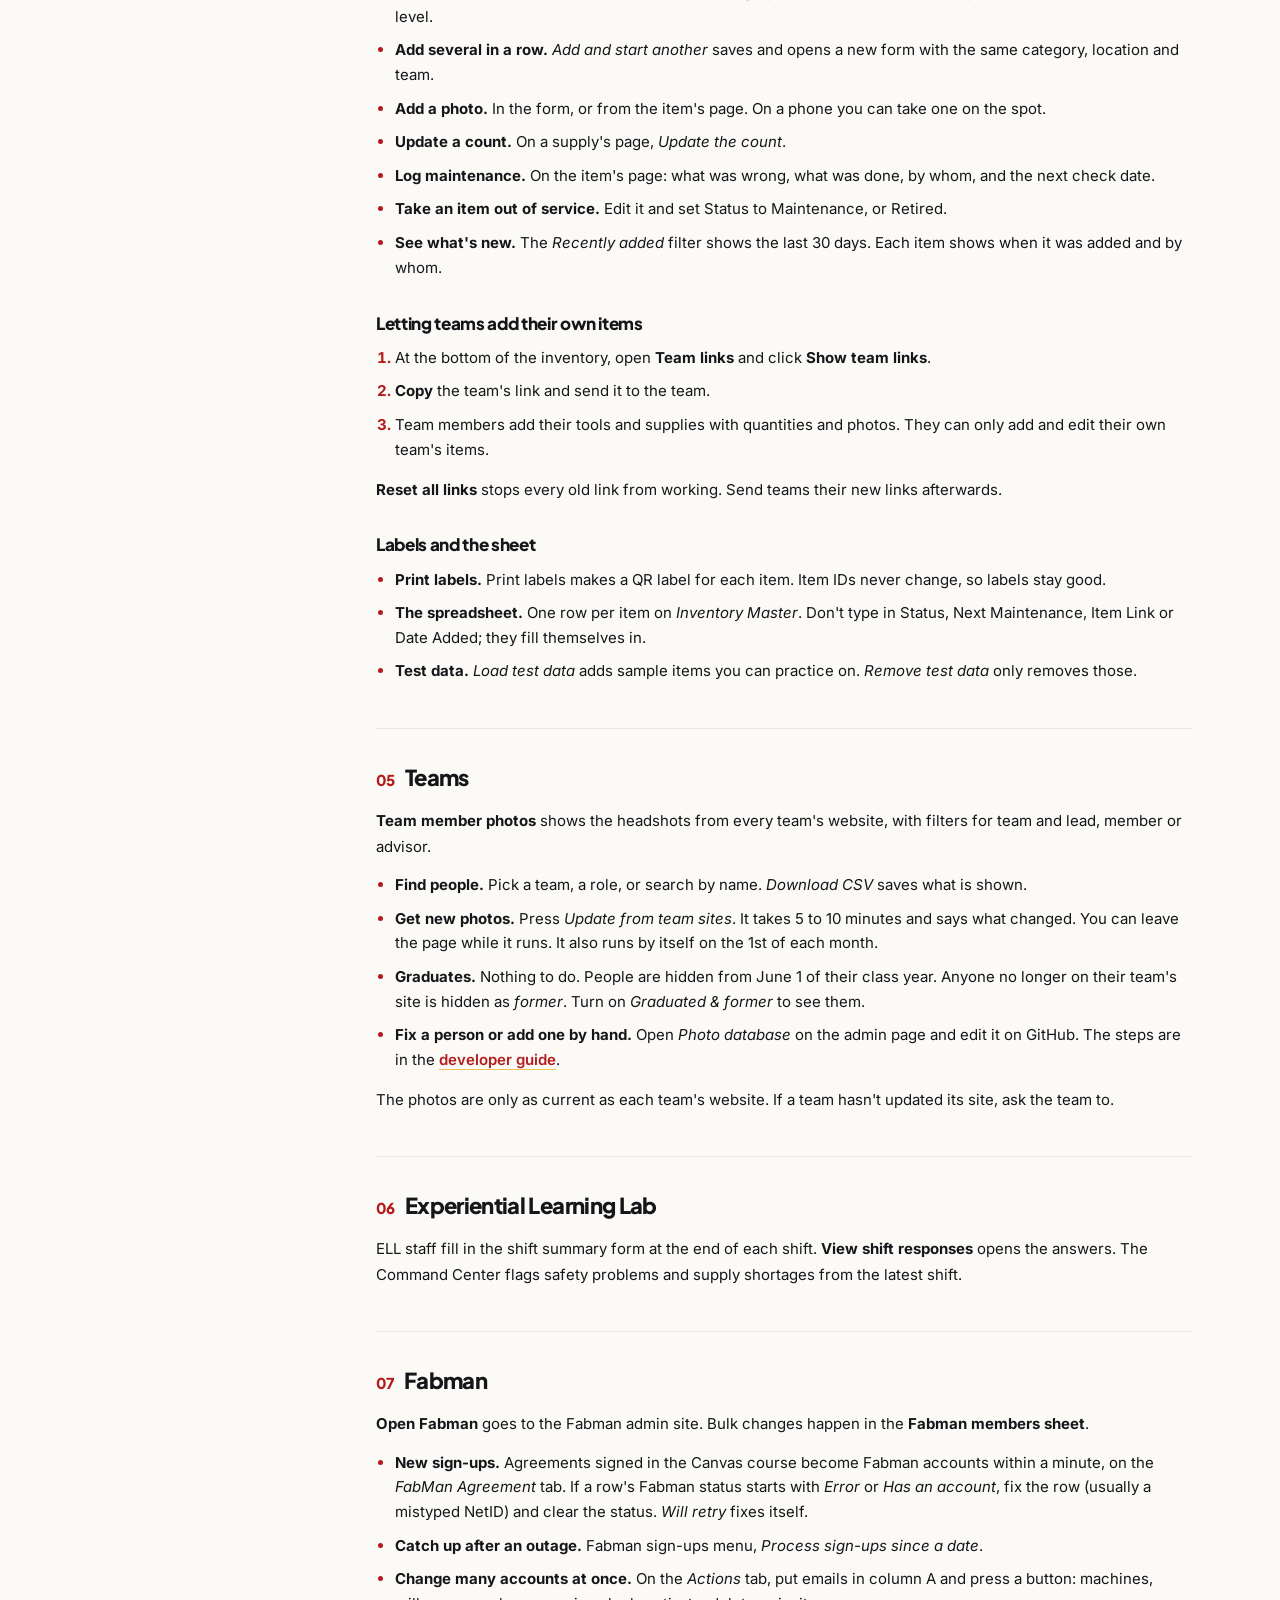
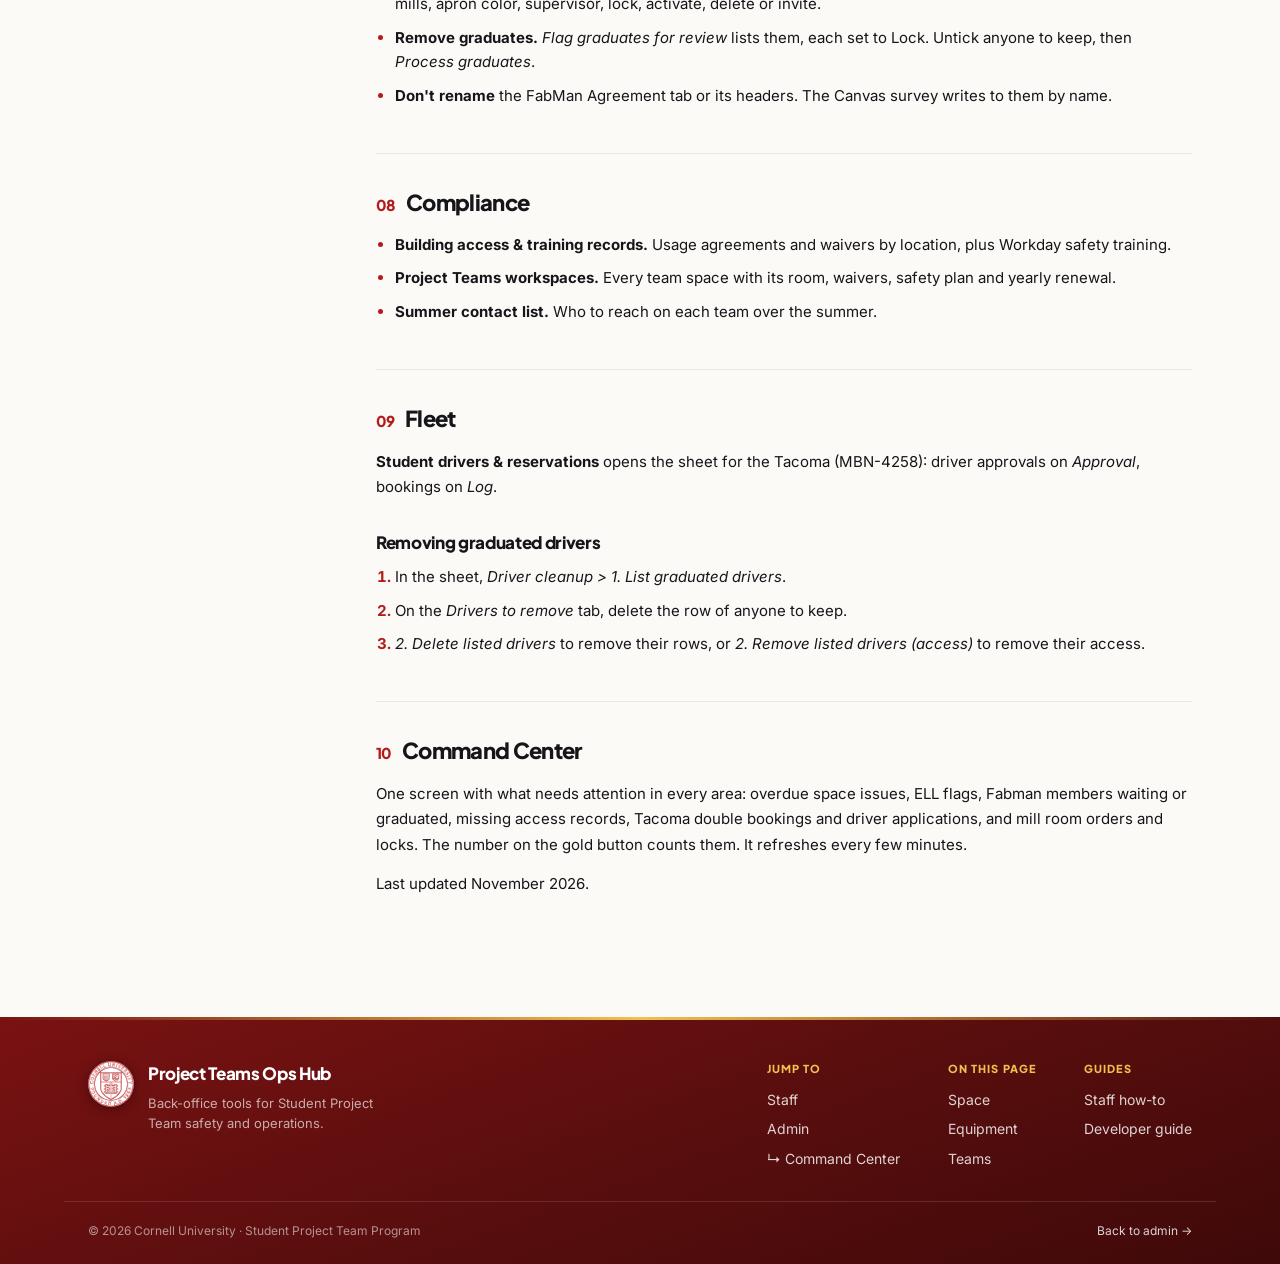
<file: docs.html>
<!DOCTYPE html>
<html lang="en">
<!--
  Project Teams Ops Hub: admin guide
  How to run each part of the admin page day to day. Code, scripts and deploying
  are in the developer guide (dev-guide.html).
  Shares header/footer and styles.css with the other pages.
-->
<head>
  <meta charset="UTF-8">
  <meta name="viewport" content="width=device-width, initial-scale=1.0">
  <title>Admin guide | Project Teams Ops Hub</title>
  <link rel="icon" href="assets/favicon.svg" type="image/svg+xml">
  <link rel="preconnect" href="https://fonts.googleapis.com">
  <link rel="preconnect" href="https://fonts.gstatic.com" crossorigin>
  <link rel="stylesheet" href="https://fonts.googleapis.com/css2?family=Inter:wght@400;500;600&family=Plus+Jakarta+Sans:wght@600;700;800&display=swap" media="print" onload="this.media='all';this.onload=null">
  <noscript><link rel="stylesheet" href="https://fonts.googleapis.com/css2?family=Inter:wght@400;500;600&family=Plus+Jakarta+Sans:wght@600;700;800&display=swap"></noscript>
  <link rel="stylesheet" href="styles.css">
</head>
<body>

<div class="app-shell">
  <header class="app-header">
    <div class="header-inner">
      <a href="index.html" class="logo">
        <img src="assets/cornell-seal.svg" alt="Cornell University" class="logo-seal">
        <div class="logo-text-block">
          <div class="logo-text">Project Teams Ops Hub</div>
          <div class="logo-sub">Admin guide</div>
        </div>
      </a>
      <div class="header-tools">
        <nav class="hub-nav" aria-label="Hub sections">
          <a class="hub-nav-btn is-active" href="admin.html">Admin</a>
          <a class="hub-nav-btn" href="developer.html">Developer</a>
        </nav>
        <a class="cmd-link" href="command-center.html">
          <span class="cmd-dot" aria-hidden="true"></span>
          <span class="cmd-text">Command<span class="cmd-text-full"> Center</span></span>
          <span class="cmd-go" aria-hidden="true">&rarr;</span>
        </a>
      </div>
    </div>
  </header>

  <main class="doc-layout">
    <aside class="doc-sidebar" aria-label="Guide sections">
      <p class="doc-sidebar-kicker">On this page</p>
      <nav class="doc-sidebar-nav">
        <a href="#start" class="doc-sidebar-link is-active"><strong>Start here</strong><small>How the admin page works</small></a>
        <a href="#space" class="doc-sidebar-link"><strong>Space</strong><small>Issues, deadlines, approvals</small></a>
        <a href="#projects" class="doc-sidebar-link"><strong>Projects</strong><small>Projects and proposals</small></a>
        <a href="#equipment" class="doc-sidebar-link"><strong>Equipment</strong><small>Inventory and team links</small></a>
        <a href="#teams" class="doc-sidebar-link"><strong>Teams</strong><small>Member photos</small></a>
        <a href="#ell" class="doc-sidebar-link"><strong>Experiential Learning Lab</strong><small>Shift logs</small></a>
        <a href="#fabman" class="doc-sidebar-link"><strong>Fabman</strong><small>Sign-ups and graduates</small></a>
        <a href="#compliance" class="doc-sidebar-link"><strong>Compliance</strong><small>Access and training records</small></a>
        <a href="#fleet" class="doc-sidebar-link"><strong>Fleet</strong><small>Drivers and the Tacoma</small></a>
        <a href="#command" class="doc-sidebar-link"><strong>Command Center</strong><small>What needs attention</small></a>
      </nav>
      <div class="doc-resource-box">
        <p class="doc-resource-label">Other guides</p>
        <a href="admin.html">Back to admin</a>
        <a href="space-status-how-to.html">Staff how-to</a>
        <a href="dev-guide.html">Developer guide</a>
      </div>
    </aside>

    <div class="doc-content">
    <a class="back-to-admin" href="admin.html"><span aria-hidden="true">&larr;</span> Back to admin</a>
    <span class="doc-eyebrow">Admin guide</span>
    <h1>Running the admin side</h1>
    <p class="doc-lede">
      The everyday jobs on the admin page, in the same order as the page. Anything that needs code,
      a script or a deployment is in the <a href="dev-guide.html">developer guide</a>.
    </p>

    <nav class="doc-toc doc-toc--mobile" aria-label="On this page">
      <a href="#start">Start here</a>
      <a href="#space">Space</a>
      <a href="#projects">Projects</a>
      <a href="#equipment">Equipment</a>
      <a href="#teams">Teams</a>
      <a href="#ell">Experiential Learning Lab</a>
      <a href="#fabman">Fabman</a>
      <a href="#compliance">Compliance</a>
      <a href="#fleet">Fleet</a>
      <a href="#command">Command Center</a>
    </nav>

    <section class="doc-section" id="start">
      <h2><span class="doc-num">01</span>Start here</h2>
      <ul>
        <li><strong>Keep the admin link private.</strong> Anything opened from the admin page has admin controls and no passcode. Send students the staff page, never an admin link.</li>
        <li><strong>Find a tool.</strong> Press <kbd>/</kbd> and type. Enter opens the first result.</li>
        <li><strong>Big tiles open a panel.</strong> <em>Full page</em> opens the same view in a tab. Esc closes it.</li>
        <li><strong>Check the Command Center.</strong> A number on the gold button means something needs attention.</li>
        <li><strong>Practice first.</strong> The <a href="dev-guide.html#preview">sandbox</a> is a copy of everything on made-up data. Nothing you do there reaches a real team.</li>
      </ul>
    </section>

    <section class="doc-section" id="space">
      <h2><span class="doc-num">02</span>Space</h2>
      <p>Staff report a problem in a team space. The team gets an email, reminders follow until it is fixed, the team sends a photo, and you approve it.</p>

      <h3>Deadlines</h3>
      <p><em>Respond within</em> on the report form sets the deadline. Days count from the report.</p>
      <table class="sla">
        <thead>
          <tr><th>Respond within</th><th>Deadline</th><th>Reminders</th></tr>
        </thead>
        <tbody>
          <tr><td>Same day</td><td>Same day</td><td>Every day</td></tr>
          <tr><td>2 to 3 business days</td><td>3 days</td><td>On the due date, then every 2 days</td></tr>
          <tr><td>7 to 10 days</td><td>10 days</td><td>On the due date, then every 5 days</td></tr>
          <tr><td>14 to 21 days</td><td>21 days</td><td>On the due date, then every 11 days</td></tr>
          <tr><td>When time allows</td><td>None</td><td>None</td></tr>
        </tbody>
      </table>
      <p>Reminders pause while a photo waits for your review and stop once you approve it.</p>

      <h3>Daily jobs</h3>
      <p>Open <strong>Open issues dashboard</strong>. The chips switch between open, pending and completed.</p>
      <ul>
        <li><strong>Approve finished work.</strong> Pending jobs have the team's photos. Approve closes the job.</li>
        <li><strong>Send work back.</strong> Send back reopens the job with your reason. The team gets an email and reminders restart.</li>
        <li><strong>Close a job yourself.</strong> Mark complete closes an open job with no photo.</li>
        <li><strong>Fix a report.</strong> Edit changes the team, type or details. Moving it to another team emails that team.</li>
        <li><strong>Delete a report.</strong> Delete removes it for good. There is no undo.</li>
        <li><strong>Reopen an approved job.</strong> In the Space Status sheet, clear its <em>Addressed at</em> cell.</li>
        <li><strong>Send a team its list.</strong> <em>Share a team's issue link</em> gives a link to that team's open issues.</li>
      </ul>

      <h3>Who gets the email</h3>
      <p>The team's row on the <em>Team Contacts</em> tab: the team email and liaison, with the safety lead and Extra CC copied. Noah is copied on every email. Edit the row to change who gets it; it applies from the next email.</p>

      <h3>Reminder emails</h3>
      <p>Open <strong>Reminder emails</strong> to see what the system sent and what it sends next.</p>
      <ul>
        <li><strong>Next run.</strong> The reminders the next daily run sends. Open a row for the recipients, the reason and the email itself.</li>
        <li><strong>Later.</strong> Every other open job with its next reminder date. Paused means a photo is waiting for your review.</li>
        <li><strong>Sent.</strong> Every email, newest first, with the job's status now.</li>
        <li><strong>Flagged.</strong> Emails that failed to send, and any reminder dated after the team finished.</li>
      </ul>
      <p><strong>Cancel a reminder.</strong> Press <em>Cancel</em> on a row under <em>Next run</em> or <em>Later</em>, then choose one:</p>
      <ul>
        <li><strong>Cancel this reminder</strong> skips it once. The job gets its next reminder on schedule.</li>
        <li><strong>Cancel all for this job</strong> stops every reminder for that job. The row moves to <em>Later</em>, marked Cancelled.</li>
        <li><strong>Cancel all</strong>, at the top of <em>Next run</em>, skips every reminder on that run once.</li>
      </ul>
      <p><em>Undo</em> or <em>Turn reminders back on</em> on the row reverses it. Cancelling does not close the job. The first notice and the send-back email go out the moment they are triggered, so they cannot be cancelled.</p>
      <p><strong>A team says it still gets reminders after finishing.</strong> Type the team in the filter and open its latest reminder under <em>Sent</em>. <em>Now</em> shows the job's status. An amber note gives the cause when there is one: the job was sent back, or the same problem was reported twice and one report is still open. Close a duplicate with <em>Mark complete</em> or <em>Delete</em> on the dashboard. The <em>Email log</em> tab of the Space Status sheet has every email since the log started. A reminder that is not there was not sent by this system.</p>
      <h3>Rules for the form and sheet</h3>
      <ul>
        <li><strong>Adding a team:</strong> add it to the form's <em>Responsible Team</em> question and to Team Contacts with the exact same name. Then ask a developer to run <code>fillTeamTokens</code>.</li>
        <li><strong>Don't rename</strong> the form's questions or its <em>Respond within</em> choices. The script reads them by their wording.</li>
        <li><strong>Don't type in</strong> the columns the script fills: Notified at, Issue token, Addressed at, Last reminder, Completion photo, Completion note, Completed at, Sent back reason, Reminder hold. The same goes for the <em>Email log</em> tab.</li>
      </ul>
    </section>

    <section class="doc-section" id="projects">
      <h2><span class="doc-num">03</span>Projects</h2>
      <p>Projects are bigger jobs, often for several people. Staff find them under <em>Your work</em> on the staff page.</p>
      <ol>
        <li><strong>Create</strong> one in <em>Assign &amp; track projects</em>: title, description, assignees, and a before photo if you like.</li>
        <li>Someone <strong>joins</strong>. It moves to In Progress.</li>
        <li>They <strong>finish</strong> it with an after photo and the hours. It moves to Pending.</li>
        <li>You <strong>approve</strong> it, or send it back with a reason.</li>
      </ol>

      <h3>Proposals</h3>
      <p>Staff post ideas from <em>Propose an improvement</em> and rate each other's. <em>Review proposals</em> opens the board with your controls.</p>
      <ul>
        <li><strong>Ratings.</strong> Everyone rates Impact and Effort from 1 to 5, once per proposal, never their own.</li>
        <li><strong>Automatic projects.</strong> Three counted ratings with an average Impact of 3.5 or more turns a proposal into a project.</li>
        <li><strong>Your controls.</strong> Approve now, Decline (keeps the record), Edit, or Delete (for junk).</li>
      </ul>
    </section>

    <section class="doc-section" id="equipment">
      <h2><span class="doc-num">04</span>Equipment</h2>
      <p>The inventory lists every tool and supply in the shops: where it is, its condition, how many there are and its maintenance. Staff see the same board without the editing controls.</p>

      <h3>Adding and editing items</h3>
      <ul>
        <li><strong>Add an item.</strong> Add item, then fill in the name, category, team, location and <em>Quantity</em>. Supplies also take a reorder level.</li>
        <li><strong>Add several in a row.</strong> <em>Add and start another</em> saves and opens a new form with the same category, location and team.</li>
        <li><strong>Add a photo.</strong> In the form, or from the item's page. On a phone you can take one on the spot.</li>
        <li><strong>Update a count.</strong> On a supply's page, <em>Update the count</em>.</li>
        <li><strong>Log maintenance.</strong> On the item's page: what was wrong, what was done, by whom, and the next check date.</li>
        <li><strong>Take an item out of service.</strong> Edit it and set Status to Maintenance, or Retired.</li>
        <li><strong>See what's new.</strong> The <em>Recently added</em> filter shows the last 30 days. Each item shows when it was added and by whom.</li>
      </ul>

      <h3>Letting teams add their own items</h3>
      <ol>
        <li>At the bottom of the inventory, open <strong>Team links</strong> and click <strong>Show team links</strong>.</li>
        <li><strong>Copy</strong> the team's link and send it to the team.</li>
        <li>Team members add their tools and supplies with quantities and photos. They can only add and edit their own team's items.</li>
      </ol>
      <p><strong>Reset all links</strong> stops every old link from working. Send teams their new links afterwards.</p>

      <h3>Labels and the sheet</h3>
      <ul>
        <li><strong>Print labels.</strong> Print labels makes a QR label for each item. Item IDs never change, so labels stay good.</li>
        <li><strong>The spreadsheet.</strong> One row per item on <em>Inventory Master</em>. Don't type in Status, Next Maintenance, Item Link or Date Added; they fill themselves in.</li>
        <li><strong>Test data.</strong> <em>Load test data</em> adds sample items you can practice on. <em>Remove test data</em> only removes those.</li>
      </ul>
    </section>

    <section class="doc-section" id="teams">
      <h2><span class="doc-num">05</span>Teams</h2>
      <p><strong>Team member photos</strong> shows the headshots from every team's website, with filters for team and lead, member or advisor.</p>
      <ul>
        <li><strong>Find people.</strong> Pick a team, a role, or search by name. <em>Download CSV</em> saves what is shown.</li>
        <li><strong>Get new photos.</strong> Press <em>Update from team sites</em>. It takes 5 to 10 minutes and says what changed. You can leave the page while it runs. It also runs by itself on the 1st of each month.</li>
        <li><strong>Graduates.</strong> Nothing to do. People are hidden from June 1 of their class year. Anyone no longer on their team's site is hidden as <em>former</em>. Turn on <em>Graduated &amp; former</em> to see them.</li>
        <li><strong>Fix a person or add one by hand.</strong> Open <em>Photo database</em> on the admin page and edit it on GitHub. The steps are in the <a href="dev-guide.html#photos">developer guide</a>.</li>
      </ul>
      <p>The photos are only as current as each team's website. If a team hasn't updated its site, ask the team to.</p>
    </section>

    <section class="doc-section" id="ell">
      <h2><span class="doc-num">06</span>Experiential Learning Lab</h2>
      <p>ELL staff fill in the shift summary form at the end of each shift. <strong>View shift responses</strong> opens the answers. The Command Center flags safety problems and supply shortages from the latest shift.</p>
    </section>

    <section class="doc-section" id="fabman">
      <h2><span class="doc-num">07</span>Fabman</h2>
      <p><strong>Open Fabman</strong> goes to the Fabman admin site. Bulk changes happen in the <strong>Fabman members sheet</strong>.</p>
      <ul>
        <li><strong>New sign-ups.</strong> Agreements signed in the Canvas course become Fabman accounts within a minute, on the <em>FabMan Agreement</em> tab. If a row's Fabman status starts with <em>Error</em> or <em>Has an account</em>, fix the row (usually a mistyped NetID) and clear the status. <em>Will retry</em> fixes itself.</li>
        <li><strong>Catch up after an outage.</strong> Fabman sign-ups menu, <em>Process sign-ups since a date</em>.</li>
        <li><strong>Change many accounts at once.</strong> On the <em>Actions</em> tab, put emails in column A and press a button: machines, mills, apron color, supervisor, lock, activate, delete or invite.</li>
        <li><strong>Remove graduates.</strong> <em>Flag graduates for review</em> lists them, each set to Lock. Untick anyone to keep, then <em>Process graduates</em>.</li>
        <li><strong>Don't rename</strong> the FabMan Agreement tab or its headers. The Canvas survey writes to them by name.</li>
      </ul>
    </section>

    <section class="doc-section" id="compliance">
      <h2><span class="doc-num">08</span>Compliance</h2>
      <ul>
        <li><strong>Building access &amp; training records.</strong> Usage agreements and waivers by location, plus Workday safety training.</li>
        <li><strong>Project Teams workspaces.</strong> Every team space with its room, waivers, safety plan and yearly renewal.</li>
        <li><strong>Summer contact list.</strong> Who to reach on each team over the summer.</li>
      </ul>
    </section>

    <section class="doc-section" id="fleet">
      <h2><span class="doc-num">09</span>Fleet</h2>
      <p><strong>Student drivers &amp; reservations</strong> opens the sheet for the Tacoma (MBN-4258): driver approvals on <em>Approval</em>, bookings on <em>Log</em>.</p>
      <h3>Removing graduated drivers</h3>
      <ol>
        <li>In the sheet, <em>Driver cleanup &gt; 1. List graduated drivers</em>.</li>
        <li>On the <em>Drivers to remove</em> tab, delete the row of anyone to keep.</li>
        <li><em>2. Delete listed drivers</em> to remove their rows, or <em>2. Remove listed drivers (access)</em> to remove their access.</li>
      </ol>
    </section>

    <section class="doc-section" id="command">
      <h2><span class="doc-num">10</span>Command Center</h2>
      <p>One screen with what needs attention in every area: overdue space issues, ELL flags, Fabman members waiting or graduated, missing access records, Tacoma double bookings and driver applications, and mill room orders and locks. The number on the gold button counts them. It refreshes every few minutes.</p>
      <p class="doc-updated">Last updated November 2026.</p>
    </section>
    </div>
  </main>

  <footer class="app-footer">
    <div class="footer-inner">
      <div class="footer-brand">
        <img src="assets/cornell-seal.svg" alt="" class="footer-seal" aria-hidden="true">
        <div>
          <div class="footer-title">Project Teams Ops Hub</div>
          <p class="footer-tagline">Back-office tools for Student Project Team safety and operations.</p>
        </div>
      </div>

      <nav class="footer-nav" aria-label="Footer">
        <div class="footer-col">
          <h4>Jump to</h4>
          <a href="index.html">Staff</a>
          <a href="admin.html">Admin</a>
          <a href="command-center.html">&#8627; Command Center</a>
        </div>
        <div class="footer-col">
          <h4>On this page</h4>
          <a href="#space">Space</a>
          <a href="#equipment">Equipment</a>
          <a href="#teams">Teams</a>
        </div>
        <div class="footer-col">
          <h4>Guides</h4>
          <a href="space-status-how-to.html">Staff how-to</a>
          <a href="dev-guide.html">Developer guide</a>
        </div>
      </nav>
    </div>

    <div class="footer-bottom">
      <span>&copy; 2026 Cornell University &middot; Student Project Team Program</span>
      <a class="footer-back" href="admin.html">Back to admin &rarr;</a>
    </div>
  </footer>
</div>

<script>
  const docLinks = document.querySelectorAll('.doc-sidebar-link');
  docLinks.forEach(link => {
    link.addEventListener('click', () => {
      docLinks.forEach(l => l.classList.remove('is-active'));
      link.classList.add('is-active');
    });
  });
  // A tall sidebar scrolls on its own; keep the highlighted link inside it.
  const docSide = document.querySelector('.doc-sidebar');
  function keepLinkVisible(a) {
    if (!docSide || docSide.scrollHeight <= docSide.clientHeight) return;
    const r = a.getBoundingClientRect(), s = docSide.getBoundingClientRect();
    if (r.top < s.top) docSide.scrollTop -= s.top - r.top + 8;
    else if (r.bottom > s.bottom) docSide.scrollTop += r.bottom - s.bottom + 8;
  }
  if ('IntersectionObserver' in window) {
    const docObserver = new IntersectionObserver(entries => {
      entries.forEach(entry => {
        if (entry.isIntersecting) {
          docLinks.forEach(l => l.classList.remove('is-active'));
          const active = document.querySelector('.doc-sidebar-link[href="#' + entry.target.id + '"]');
          if (active) { active.classList.add('is-active'); keepLinkVisible(active); }
        }
      });
    }, { rootMargin: '-20% 0px -65% 0px' });
    document.querySelectorAll('.doc-section[id]').forEach(s => docObserver.observe(s));
  }
</script>
</body>
</html>
</file>
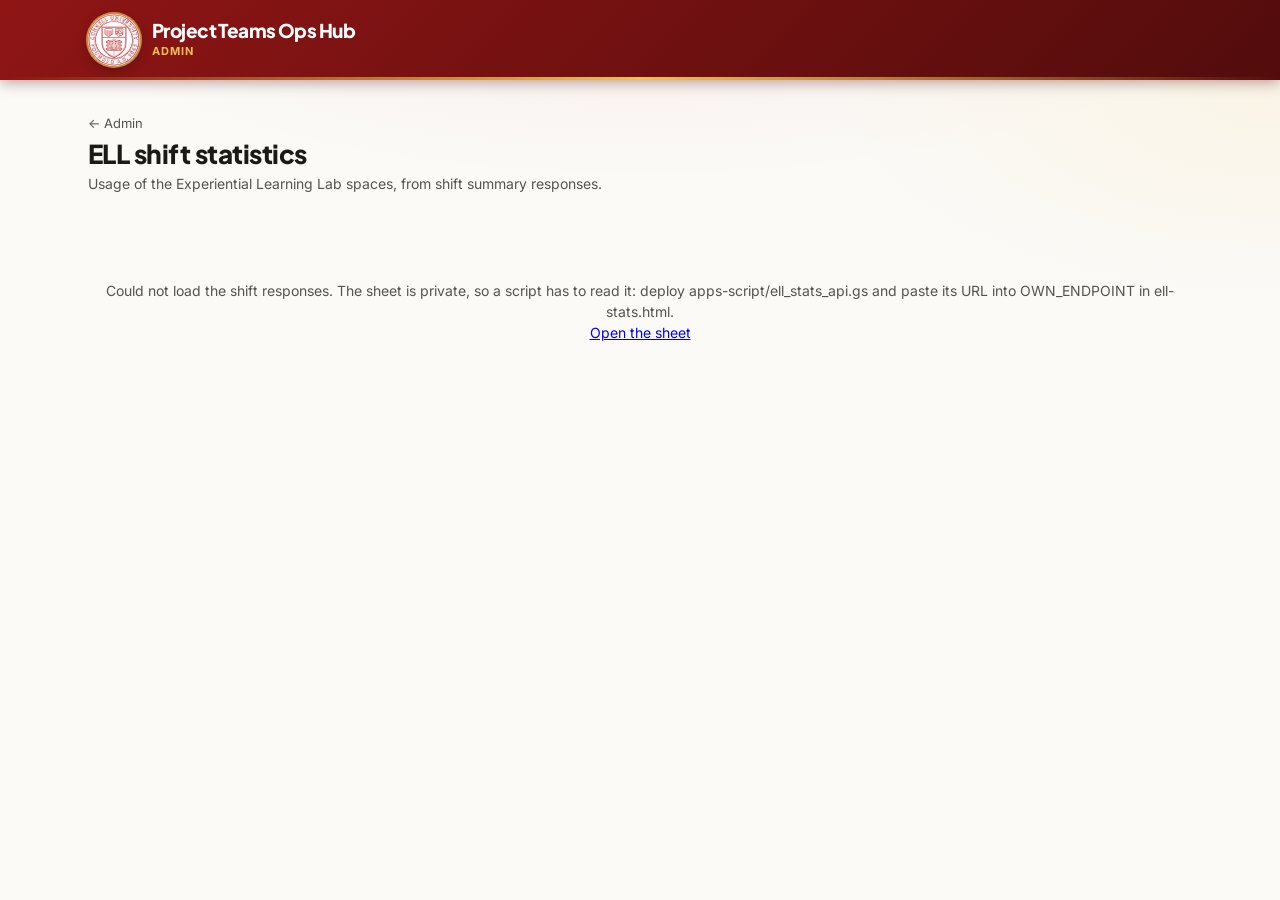
<file: ell-stats.html>
<!DOCTYPE html>
<html lang="en">
<!--
  ELL shift statistics. Admin-only: opened from the "Shift statistics" button in the
  Experiential Learning Lab section of admin.html (slide-over panel, ?embed=1) and not
  linked from any staff page. Reads the "ELL Shift Summary (Responses)" sheet live via the
  Sheets visualization (gviz) JSONP endpoint, the same way app.js reads the schedule,
  so the sheet must stay shared "anyone with the link can view".
  Columns are matched by header text, not position, so adding a column to the form is safe.
-->
<head>
  <meta charset="UTF-8">
  <meta name="viewport" content="width=device-width, initial-scale=1.0">
  <meta name="robots" content="noindex, nofollow">
  <title>ELL Shift Statistics | Project Teams Ops Hub</title>
  <link rel="icon" href="assets/favicon.svg" type="image/svg+xml">
  <link rel="preconnect" href="https://fonts.googleapis.com">
  <link rel="preconnect" href="https://fonts.gstatic.com" crossorigin>
  <link rel="stylesheet" href="https://fonts.googleapis.com/css2?family=Inter:wght@400;500;600;700&family=Plus+Jakarta+Sans:wght@700;800&display=swap">
  <style>
    :root {
      --bg: #fbfaf7; --surface: #fcfcfb; --surface-2: #f3f2ee;
      --line: #e9e7e1; --line-2: #ded9d0;
      --ink-1: #1c1a17; --ink-2: #57534e; --ink-3: #8f8a80;
      --red: #b31b1b; --red-dark: #8f1515; --gold: #f0c050;
      /* series: categorical slots 1 + 2 (validated pair) */
      --s1: #2a78d6; --s2: #eb6834;
      /* ordinal ramp, blue 250 → 650 (validated --ordinal) */
      --o1: #86b6ef; --o2: #5598e7; --o3: #2a78d6; --o4: #1c5cab; --o5: #104281;
      /* status, reserved for state and always paired with a word */
      --warn: #a8720f; --warn-bg: #fbf3e1; --good: #157a47; --good-bg: #e9f6ef;
      --font: 'Inter', system-ui, -apple-system, sans-serif;
      --display: 'Plus Jakarta Sans', var(--font);
      --r: 12px;
    }
    *, *::before, *::after { box-sizing: border-box; margin: 0; padding: 0; }
    body { font-family: var(--font); color: var(--ink-1); background: var(--bg); font-size: 14px; line-height: 1.5; -webkit-font-smoothing: antialiased; }
    .tnum { font-variant-numeric: tabular-nums; }
    .wrap { max-width: 72rem; margin: 0 auto; padding: 32px 1.5rem 24px; }
    .embed .wrap { padding: 16px 16px 64px; }
    .eyebrow { font-family: var(--display); font-weight: 800; font-size: 10.5px; letter-spacing: .13em; text-transform: uppercase; color: var(--ink-3); }

    .top { display: flex; align-items: flex-end; justify-content: space-between; gap: 16px; flex-wrap: wrap; margin-bottom: 16px; }
    .top h1 { font-family: var(--display); font-size: 26px; font-weight: 800; letter-spacing: -.02em; }
    .top p { color: var(--ink-2); }
    .embed .top h1 { display: none; }
    .back { color: var(--ink-2); font-size: 13px; text-decoration: none; }
    .back:hover { color: var(--red); }
    .embed .back { display: none; }

    .filters { display: flex; gap: 8px; flex-wrap: wrap; align-items: center; margin-bottom: 18px; }
    .chip { font: inherit; font-size: 13px; font-weight: 600; padding: 7px 14px; border-radius: 999px; border: 1px solid var(--line-2); background: var(--surface); color: var(--ink-2); cursor: pointer; }
    .chip:hover { border-color: var(--red); color: var(--red-dark); }
    .chip[aria-pressed="true"]:hover { color: #fff; }
    .chip[aria-pressed="true"] { background: var(--red); border-color: var(--red); color: #fff; }
    .filters .spacer { flex: 1; }
    .meta { font-size: 12.5px; color: var(--ink-3); }
    .linkbtn { font: inherit; font-size: 12.5px; color: var(--ink-2); background: none; border: 0; cursor: pointer; text-decoration: underline; text-underline-offset: 2px; }
    .linkbtn:hover { color: var(--red); }

    .tiles { display: grid; grid-template-columns: repeat(auto-fit, minmax(170px, 1fr)); gap: 12px; margin-bottom: 14px; }
    .tile { background: var(--surface); border: 1px solid var(--line); border-radius: var(--r); padding: 14px 16px; }
    .tile .n { font-size: 30px; font-weight: 700; letter-spacing: -.03em; line-height: 1.1; margin-top: 6px; }
    .tile .d { font-size: 12.5px; color: var(--ink-2); margin-top: 2px; }
    .status { display: inline-flex; align-items: center; gap: 5px; font-size: 11.5px; font-weight: 600; padding: 2px 8px; border-radius: 999px; margin-top: 6px; }
    .status.warn { color: var(--warn); background: var(--warn-bg); }
    .status.good { color: var(--good); background: var(--good-bg); }

    .grid { display: grid; grid-template-columns: repeat(2, minmax(0, 1fr)); gap: 14px; }
    .card { background: var(--surface); border: 1px solid var(--line); border-radius: var(--r); padding: 16px 18px 18px; min-width: 0; }
    .card.wide { grid-column: 1 / -1; }
    .card-head { display: flex; justify-content: space-between; gap: 12px; align-items: flex-start; margin-bottom: 12px; }
    .card h2 { font-size: 15px; font-weight: 700; letter-spacing: -.01em; }
    .card .sub { font-size: 12.5px; color: var(--ink-2); margin-top: 2px; }
    .card .takeaway { font-size: 13px; color: var(--ink-1); margin: -4px 0 12px; }
    .card .takeaway b { font-weight: 600; }
    @media (max-width: 820px) { .grid { grid-template-columns: 1fr; } }

    .legend { display: flex; gap: 14px; flex-wrap: wrap; font-size: 12px; color: var(--ink-2); margin-bottom: 10px; }
    .legend span { display: inline-flex; align-items: center; gap: 6px; }
    .legend i { width: 10px; height: 10px; border-radius: 3px; display: inline-block; }

    /* horizontal bars */
    .bars { display: grid; gap: 6px; }
    .bar-row { display: grid; grid-template-columns: minmax(90px, 34%) 1fr 52px; align-items: center; gap: 10px; padding: 2px 4px; margin: 0 -4px; border-radius: 6px; cursor: default; }
    .bar-row:hover { background: var(--surface-2); }
    .bar-label { font-size: 13px; color: var(--ink-1); overflow: hidden; text-overflow: ellipsis; white-space: nowrap; }
    .bar-track { display: grid; gap: 2px; }
    .bar { height: 10px; border-radius: 0 4px 4px 0; background: var(--s1); min-width: 2px; }
    .bar.thin { height: 6px; }
    .bar.s2 { background: var(--s2); }
    .bar-val { font-size: 12.5px; color: var(--ink-2); text-align: right; }

    /* segmented bar */
    .seg { display: flex; height: 34px; gap: 2px; border-radius: 6px; overflow: hidden; }
    .seg div { display: flex; align-items: center; justify-content: center; color: #fff; font-size: 12px; font-weight: 600; min-width: 0; overflow: hidden; }
    .seg-legend { display: grid; grid-template-columns: repeat(auto-fit, minmax(110px, 1fr)); gap: 6px 12px; margin-top: 10px; font-size: 12px; color: var(--ink-2); }
    .seg-legend span { display: flex; gap: 6px; align-items: center; }
    .seg-legend i { width: 10px; height: 10px; border-radius: 3px; flex: none; }

    /* heatmaps */
    .heat { display: grid; gap: 2px; font-size: 12px; }
    .heat .h { color: var(--ink-3); font-size: 11.5px; text-align: center; padding-bottom: 2px; }
    .heat .rl { color: var(--ink-2); padding-right: 8px; display: flex; align-items: center; white-space: nowrap; }
    .heat .c { height: 36px; border-radius: 4px; display: flex; align-items: center; justify-content: center; font-weight: 600; font-size: 12px; }
    .heat .c.none { background: var(--surface-2); color: var(--ink-3); font-weight: 400; }
    .heat .c:not(.none):hover { outline: 2px solid var(--ink-1); outline-offset: -2px; }
    /* fewer than LOW_N reports behind the cell: still shown, but visibly less certain */
    .heat .c.low { opacity: .38; }
    .scale .low-key { margin-left: 10px; display: inline-flex; align-items: center; gap: 6px; }
    .scale .low-key i { opacity: .38; background: var(--o3); }
    .scale { display: flex; align-items: center; gap: 6px; font-size: 11.5px; color: var(--ink-3); margin-top: 10px; }
    .scale i { width: 22px; height: 10px; border-radius: 2px; }

    /* line chart */
    .line-wrap { position: relative; }
    .line-wrap svg { display: block; width: 100%; height: 220px; overflow: visible; }
    .line-wrap .grid-l { stroke: var(--line); stroke-width: 1; }
    .line-wrap .ax { fill: var(--ink-3); font-size: 11px; }

    .tip { position: fixed; pointer-events: none; z-index: 10; background: var(--ink-1); color: #fff; font-size: 12px; line-height: 1.45; padding: 7px 10px; border-radius: 8px; box-shadow: 0 6px 18px rgba(0,0,0,.18); max-width: 260px; opacity: 0; transition: opacity .08s; }
    .tip.on { opacity: 1; }
    .tip b { font-weight: 600; }
    .tip .m { color: #cfcac0; }

    table.data { width: 100%; border-collapse: collapse; font-size: 12.5px; }
    table.data th, table.data td { text-align: left; padding: 5px 8px; border-bottom: 1px solid var(--line); }
    table.data th { color: var(--ink-3); font-weight: 600; }
    table.data td.num, table.data th.num { text-align: right; font-variant-numeric: tabular-nums; }

    .notes { display: grid; gap: 8px; }
    .note { border-left: 3px solid var(--line-2); padding: 4px 0 4px 12px; }
    .note .w { font-size: 11.5px; color: var(--ink-3); }
    .note .t { font-size: 13px; }
    .note .tag { display: inline-block; font-size: 11px; font-weight: 600; padding: 0 7px; border-radius: 999px; margin-right: 6px; color: var(--warn); background: var(--warn-bg); }

    .state { text-align: center; padding: 70px 16px; color: var(--ink-2); }
    .state .spin { width: 28px; height: 28px; border: 3px solid var(--line-2); border-top-color: var(--red); border-radius: 50%; margin: 0 auto 14px; animation: spin .8s linear infinite; }
    @keyframes spin { to { transform: rotate(360deg); } }
    .empty { color: var(--ink-3); font-size: 13px; padding: 14px 0; }

    /* ---- site chrome: masthead, copied from styles.css so this page matches the hub.
       Hidden when embedded in the admin slide-over, which supplies its own header. ---- */
    body { background-image: radial-gradient(ellipse 90% 50% at 50% -10%, rgba(179,27,27,.08), transparent 60%), radial-gradient(ellipse 60% 40% at 100% 10%, rgba(240,192,80,.1), transparent 60%); background-attachment: fixed; }
    .embed body { background-image: none; }
    .app-shell { min-height: 100vh; display: flex; flex-direction: column; }
    .app-shell > main { flex: 1; width: 100%; }
    .embed .app-header { display: none; }
    .app-header { position: sticky; top: 0; z-index: 40; min-height: 80px; background: linear-gradient(135deg, #8f1515 0%, #6e1010 55%, #530c0c 100%); box-shadow: 0 2px 14px rgba(83,12,12,.4); }
    .app-header::after { content: ""; position: absolute; left: 0; right: 0; bottom: 0; height: 3px; background: linear-gradient(90deg, rgba(240,192,80,0) 0%, var(--gold) 50%, rgba(240,192,80,0) 100%); }
    .header-inner { max-width: 72rem; width: 100%; min-height: 80px; margin: 0 auto; padding: 0 1.5rem; display: flex; align-items: center; justify-content: space-between; gap: 1rem; }
    .logo { display: flex; align-items: center; gap: .75rem; text-decoration: none; color: #fff; min-width: 0; }
    .logo-seal { width: 52px; height: 52px; flex-shrink: 0; border-radius: 50%; background: #fff; box-shadow: 0 0 0 2px rgba(240,192,80,.7), 0 4px 12px rgba(0,0,0,.25); }
    .logo-text { font-family: var(--display); font-size: 1.1875rem; font-weight: 800; letter-spacing: -.03em; line-height: 1.1; color: #fff; }
    .logo-sub { font-size: .6875rem; font-weight: 700; text-transform: uppercase; letter-spacing: .08em; color: var(--gold); margin-top: .15rem; }
    @media (max-width: 480px) { .logo-sub { display: none; } .logo-seal { width: 40px; height: 40px; } .logo-text { font-size: 1rem; } }
    :focus-visible { outline: 2px solid var(--red); outline-offset: 2px; border-radius: 6px; }
  </style>
</head>
<body>
<div class="app-shell">
<header class="app-header">
  <div class="header-inner">
    <a href="index.html" class="logo">
      <img src="assets/cornell-seal.svg" alt="Cornell University" class="logo-seal">
      <div class="logo-text-block">
        <div class="logo-text">Project Teams Ops Hub</div>
        <div class="logo-sub">Admin</div>
      </div>
    </a>
  </div>
</header>
<main>
<div class="wrap">
  <div class="top">
    <div>
      <a class="back" href="admin.html#ell-admin">&larr; Admin</a>
      <h1>ELL shift statistics</h1>
      <p id="subtitle">Usage of the Experiential Learning Lab spaces, from shift summary responses.</p>
    </div>
  </div>

  <div id="app">
    <div class="state" id="state"><div class="spin" aria-hidden="true"></div>Loading shift responses from Google Sheets…</div>
  </div>
</div>
</main>
</div>
<div class="tip" id="tip" role="tooltip"></div>

<script>
(function () {
  'use strict';

  const SHEET_ID = '1yazhxA8nwYWDRSdQEN6Cc3UKKnPn6PWF_b3zAe0KoQk';
  const SHEET_URL = 'https://docs.google.com/spreadsheets/d/' + SHEET_ID + '/edit';
  if (/[?&]embed=1/.test(location.search)) document.documentElement.classList.add('embed');

  // Activity levels in form order. Score = midpoint of the % band.
  const LEVELS = [
    { key: 'quiet', label: 'Quiet', band: '0–20%', score: 10, color: 'var(--o1)' },
    { key: 'low', label: 'Low', band: '20–40%', score: 30, color: 'var(--o2)' },
    { key: 'moderate', label: 'Moderate', band: '40–60%', score: 50, color: 'var(--o3)' },
    { key: 'high', label: 'High', band: '60–80%', score: 70, color: 'var(--o4)' },
    { key: 'intense', label: 'Intense', band: '80–100%', score: 90, color: 'var(--o5)' },
  ];
  const SPACES = [
    { key: 'main', label: 'Main ELL', match: /main ell/i },
    { key: 'comp', label: 'Composites Lab', match: /composites/i },
    { key: 'auto', label: 'Auto Lab', match: /auto lab/i },
    { key: 'conf', label: 'Conference Room', match: /conference/i },
  ];
  const SHIFT_ORDER = ['10-12', '12-2', '2-4', '4-6', '6-8', '8-10'];
  const SHIFT_LABEL = { '10-12': '10am–12pm', '12-2': '12–2pm', '2-4': '2–4pm', '4-6': '4–6pm', '6-8': '6–8pm', '8-10': '8–10pm' };
  const DAYS = ['Mon', 'Tue', 'Wed', 'Thu', 'Fri', 'Sat', 'Sun'];

  let ALL = [];
  let semesters = [];
  let selected = null; // semester key or 'all'

  // ---------- load ----------
  // Sources, tried in order until one returns rows:
  //   1. OWN_ENDPOINT: the standalone "ELL Shift Stats API" script
  //      (apps-script/ell_stats_api.gs). It runs as its deployer, so it works while
  //      the sheet is "Restricted". If it is redeployed under a new URL, paste it here.
  //   2. The sheet directly (only works while it is link-shared).
  const OWN_ENDPOINT = 'https://script.google.com/macros/s/AKfycbx-MooQSQ9EcFUvGSq8VK3-BO3U9HWWC3ncH8MNjFf8SxwzblLR4ko7-jlhmnIavTjSYw/exec';

  function jsonp(url, cbParam, timeoutMs) {
    return new Promise((resolve, reject) => {
      const cb = '__ell' + Math.random().toString(36).slice(2);
      const s = document.createElement('script');
      const done = () => { clearTimeout(timer); delete window[cb]; s.remove(); };
      const timer = setTimeout(() => { done(); reject(new Error('timeout')); }, timeoutMs);
      window[cb] = payload => { done(); resolve(payload); };
      s.onerror = () => { done(); reject(new Error('network')); };
      s.src = url + (url.indexOf('?') < 0 ? '?' : '&') + cbParam(cb) + '&_=' + Date.now();
      document.body.appendChild(s);
    });
  }

  function fetchJson(url, timeoutMs) {
    const ctrl = new AbortController();
    const timer = setTimeout(() => ctrl.abort(), timeoutMs);
    return fetch(url, { credentials: 'omit', redirect: 'follow', signal: ctrl.signal })
      .then(r => { if (!r.ok) throw new Error('HTTP ' + r.status); return r.json(); })
      .finally(() => clearTimeout(timer));
  }

  function load(fresh) {
    const rowsOf = p => { const rows = parse(p); if (!rows.length) throw new Error('no rows'); return rows; };
    const f = fresh ? '&fresh=1' : '';
    const sources = [];
    if (OWN_ENDPOINT) {
      // Cookieless fetch first: a <script> tag sends the viewer's Google cookies, and a
      // signed-in browser (several accounts, or a school/work account) can get bounced
      // to an account chooser / "no access" page instead of the data. Omitting
      // credentials makes every browser behave like incognito, which works.
      sources.push(() => fetchJson(OWN_ENDPOINT + '?x=1' + f + '&_=' + Date.now(), 25000).then(rowsOf));
      sources.push(() => jsonp(OWN_ENDPOINT + '?x=1' + f, cb => 'callback=' + cb, 25000).then(rowsOf));
    }
    sources.push(() => jsonp('https://docs.google.com/spreadsheets/d/' + SHEET_ID + '/gviz/tq?headers=1', cb => 'tqx=out:json;responseHandler:' + cb, 20000).then(rowsOf));
    let chain = Promise.reject(new Error('start'));
    sources.forEach(src => { chain = chain.catch(err => { if (err.message !== 'start') console.warn('ELL source failed, trying next:', err); return src(); }); });
    chain
      .then(rows => { ALL = rows; init(); })
      .catch(err => {
        console.error(err);
        fail('Could not load the shift responses. The sheet is private, so a script has to read it: deploy apps-script/ell_stats_api.gs and paste its URL into OWN_ENDPOINT in ell-stats.html.');
      });
  }

  function fail(msg) {
    document.getElementById('app').innerHTML = '<div class="state">' + esc(msg)
      + '<br><a href="' + SHEET_URL + '" target="_blank" rel="noopener">Open the sheet</a></div>';
  }

  // ---------- parse ----------
  function parse(payload) {
    const t = payload && payload.table;
    if (!t) return [];
    const labels = t.cols.map(c => String(c.label || '').trim());
    const find = re => labels.findIndex(l => re.test(l));
    const idx = {
      ts: find(/timestamp/i), netid: find(/netid/i), shift: find(/^shift/i),
      level: find(/activity level/i), supply: find(/supply/i), safety: find(/safety/i),
      teams: find(/active team/i), prod: find(/productivity/i), notes: find(/additional notes/i),
    };
    SPACES.forEach(sp => { idx[sp.key] = find(sp.match); });

    const cell = (r, i) => {
      if (i < 0 || !r.c[i]) return '';
      const c = r.c[i];
      return c.v == null ? '' : c.v;
    };
    const text = (r, i) => String(cell(r, i) == null ? '' : cell(r, i)).trim();

    return t.rows.map(r => {
      const date = toDate(cell(r, idx.ts));
      if (!date) return null;
      const shift = normShift(text(r, idx.shift));
      // Late shifts are sometimes logged after midnight; count them on the day worked.
      const day = new Date(date);
      if (day.getHours() < 5) day.setDate(day.getDate() - 1);
      const levelTxt = text(r, idx.level).toLowerCase();
      const level = LEVELS.findIndex(l => levelTxt.startsWith(l.key));
      const spaces = {};
      SPACES.forEach(sp => { spaces[sp.key] = multi(text(r, idx[sp.key])).filter(v => !/^empty$/i.test(v)); });
      return {
        date, day, shift, level,
        netid: text(r, idx.netid).toLowerCase(),
        spaces,
        supplies: multi(text(r, idx.supply)).filter(v => !/all supplies stocked/i.test(v)),
        safety: multi(text(r, idx.safety)).filter(v => !/no issues/i.test(v)),
        teams: multi(text(r, idx.teams)).filter(v => !/^(n\/?a|none)$/i.test(v)),
        prod: text(r, idx.prod),
        notes: text(r, idx.notes),
        sem: semesterOf(day),
      };
    }).filter(Boolean).sort((a, b) => a.date - b.date);
  }

  function toDate(v) {
    if (v instanceof Date) return v;
    const m = /^Date\((\d+),(\d+),(\d+)(?:,(\d+),(\d+),(\d+))?\)$/.exec(String(v));
    if (m) return new Date(+m[1], +m[2], +m[3], +(m[4] || 0), +(m[5] || 0), +(m[6] || 0));
    const d = new Date(v);
    return isNaN(d) ? null : d;
  }
  function normShift(s) {
    const m = /(\d{1,2})\s*[-–]\s*(\d{1,2})/.exec(s);
    return m ? m[1] + '-' + m[2] : (s || 'Unknown');
  }
  // Split checkbox answers on commas that are not inside parentheses,
  // so "Facility issues (lights, leaks, etc.)" stays one answer.
  function multi(s) {
    if (!s) return [];
    return s.split(/,(?![^()]*\))/).map(x => x.trim()).filter(Boolean);
  }
  // Cornell (Ithaca) terms, from the official academic calendar:
  // https://catalog.cornell.edu/enrollment-credit-requirements/academic-calendar/
  // Each runs from "Instruction begins" through the last day of scheduled exams.
  // Add next year's row when the registrar publishes it. Years not listed here fall
  // back to TERM_DEFAULTS, so the dashboard keeps working if this goes un-updated.
  const CORNELL_TERMS = [
    { term: 'Fall', year: 2025, start: '2025-08-25', end: '2025-12-20' },
    { term: 'Spring', year: 2026, start: '2026-01-20', end: '2026-05-16' },
    { term: 'Fall', year: 2026, start: '2026-08-24', end: '2026-12-19' },
    { term: 'Spring', year: 2027, start: '2027-01-25', end: '2027-05-22' },
  ];
  // Approximate dates for any year without a row above (month is 1-based).
  const TERM_DEFAULTS = {
    Spring: { start: [1, 20], end: [5, 20] },
    Fall: { start: [8, 24], end: [12, 20] },
  };

  function ymd(s) { const p = s.split('-'); return new Date(+p[0], p[1] - 1, +p[2]); }
  function termWindow(term, year) {
    const row = CORNELL_TERMS.find(t => t.term === term && t.year === year);
    if (row) return { start: ymd(row.start), end: ymd(row.end) };
    const d = TERM_DEFAULTS[term];
    return { start: new Date(year, d.start[0] - 1, d.start[1]), end: new Date(year, d.end[0] - 1, d.end[1]) };
  }
  // Shifts during a term count toward it. Shifts between terms are grouped as
  // "Summer YYYY" or "Winter break YYYY–YY" so they do not skew the term numbers.
  function semesterOf(d) {
    const day = new Date(d.getFullYear(), d.getMonth(), d.getDate());
    const y = day.getFullYear();
    const sp = termWindow('Spring', y), fa = termWindow('Fall', y);
    const mk = (key, label, start) => ({ key, label, order: start.getTime() });
    if (day >= sp.start && day <= sp.end) return mk('Spring-' + y, 'Spring ' + y, sp.start);
    if (day >= fa.start && day <= fa.end) return mk('Fall-' + y, 'Fall ' + y, fa.start);
    if (day > sp.end && day < fa.start) return mk('Summer-' + y, 'Summer ' + y, new Date(sp.end.getTime() + 864e5));
    // Winter break: after Fall exams, or in January before Spring instruction.
    const wy = day < sp.start ? y - 1 : y;
    const from = day < sp.start ? termWindow('Fall', wy).end : fa.end;
    return mk('Winter-' + wy, 'Winter break ' + wy + '–' + String(wy + 1).slice(2), new Date(from.getTime() + 864e5));
  }

  // ---------- init + filters ----------
  function init() {
    const map = {};
    ALL.forEach(r => { map[r.sem.key] = r.sem; });
    semesters = Object.values(map).sort((a, b) => b.order - a.order);
    let saved = null;
    try { saved = localStorage.getItem('ellStatsSem'); } catch (e) { /* ignore */ }
    const latestTerm = semesters.find(isTerm) || semesters[0];
    selected = saved && (saved === 'all' || map[saved]) ? saved : latestTerm.key;
    render();
    let rt = 0;
    window.addEventListener('resize', () => { clearTimeout(rt); rt = setTimeout(renderTrend, 120); });
  }

  function rowsFor(key) { return key === 'all' ? ALL : ALL.filter(r => r.sem.key === key); }
  function isTerm(s) { return /^(Spring|Fall)-/.test(s.key); }
  // Compare a term with the term before it, skipping summer/winter breaks.
  // A break is compared with nothing.
  function prevSemester(key) {
    if (key === 'all') return null;
    const i = semesters.findIndex(s => s.key === key);
    if (i < 0 || !isTerm(semesters[i])) return null;
    return semesters.slice(i + 1).find(isTerm) || null;
  }
  function selLabel() { return selected === 'all' ? 'All time' : semesters.find(s => s.key === selected).label; }

  // ---------- render ----------
  function render() {
    const rows = rowsFor(selected);
    const prev = prevSemester(selected);
    const prows = prev ? rowsFor(prev.key) : [];
    const app = document.getElementById('app');
    const latest = ALL[ALL.length - 1].date;

    app.innerHTML =
      '<div class="filters" role="group" aria-label="Semester">'
      + semesters.map(s => chip(s.key, s.label)).join('') + chip('all', 'All time')
      + '<span class="spacer"></span>'
      + '<span class="meta tnum">' + ALL.length + ' responses &middot; latest ' + fmtDate(latest) + '</span>'
      + '<button type="button" class="linkbtn" id="reload">Refresh</button>'
      + '<a class="linkbtn" href="' + SHEET_URL + '" target="_blank" rel="noopener">Open sheet</a>'
      + '</div>'
      + tilesHtml(rows, prows, prev)
      + '<div class="grid">'
      + card('spaces', 'Which spaces get used most', 'Share of shifts each space was in use (any activity checked)', spacesTakeaway(rows), spacesHtml(rows, prows, prev), spacesTable(rows, prows, prev))
      + card('levels', 'How busy the lab is', 'Overall activity level reported per shift', levelsTakeaway(rows), levelsHtml(rows), levelsTable(rows))
      + card('trend', 'Activity over time', 'Average activity level by week (band midpoint, e.g. Moderate = 50%)', '', '<div class="line-wrap" id="trend-chart"></div>', trendTable(rows), true)
      + card('heat', 'Busiest days and times', 'Average activity level by weekday and shift', heatTakeaway(rows), heatHtml(rows), heatTable(rows), true)
      + card('spacetime', 'When each space is in use', 'Share of shifts each space was in use, by shift time', '', spaceTimeHtml(rows), spaceTimeTable(rows), true)
      + SPACES.map(sp => card('act-' + sp.key, sp.label + ': what it is used for', 'Shifts where each use was checked', '', activityHtml(rows, sp), activityTable(rows, sp))).join('')
      + card('teams', 'Most active teams', 'Share of shifts each team was listed as most active', teamsTakeaway(rows, prows, prev), teamsHtml(rows, prows, prev), teamsTable(rows, prows, prev), true)
      + card('supply', 'Supplies to restock', 'Shifts that flagged an item to purchase', '', countBars(tally(rows, r => r.supplies), rows.length, 'All supplies stocked on every shift.'), countTable(tally(rows, r => r.supplies), 'Item'))
      + card('safety', 'Safety and maintenance issues', 'Shifts that reported each issue', '', countBars(tally(rows, r => r.safety), rows.length, 'No issues reported.'), countTable(tally(rows, r => r.safety), 'Issue'))
      + card('notes', 'Recent notes', 'Safety flags, productivity, and additional notes, newest first', '', notesHtml(rows), '', false)
      + '</div>';

    document.getElementById('subtitle').textContent = selLabel() + ' · ' + rows.length + ' shift reports';
    app.querySelectorAll('.chip').forEach(b => b.addEventListener('click', () => {
      selected = b.dataset.k;
      try { localStorage.setItem('ellStatsSem', selected); } catch (e) { /* ignore */ }
      render();
    }));
    document.getElementById('reload').addEventListener('click', () => {
      document.getElementById('app').innerHTML = '<div class="state"><div class="spin" aria-hidden="true"></div>Refreshing…</div>';
      load(true);
    });
    app.querySelectorAll('[data-toggle]').forEach(b => b.addEventListener('click', () => {
      const c = document.getElementById('card-' + b.dataset.toggle);
      const showTable = c.querySelector('.view-chart').hidden === false;
      c.querySelector('.view-chart').hidden = showTable;
      c.querySelector('.view-table').hidden = !showTable;
      b.textContent = showTable ? 'Chart' : 'Table';
      if (!showTable && b.dataset.toggle === 'trend') renderTrend();
    }));
    const more = document.getElementById('notes-more');
    if (more) more.addEventListener('click', () => {
      app.querySelectorAll('.note[hidden]').forEach(n => { n.hidden = false; });
      more.remove();
    });
    bindTips(app);
    renderTrend();
  }

  function chip(k, label) {
    return '<button type="button" class="chip" data-k="' + k + '" aria-pressed="' + (k === selected) + '">' + esc(label) + '</button>';
  }

  function card(id, title, sub, takeaway, chartHtml, tableHtml, wide) {
    return '<section class="card' + (wide ? ' wide' : '') + '" id="card-' + id + '">'
      + '<div class="card-head"><div><h2>' + esc(title) + '</h2><p class="sub">' + esc(sub) + '</p></div>'
      + (tableHtml ? '<button type="button" class="linkbtn" data-toggle="' + id + '">Table</button>' : '') + '</div>'
      + (takeaway ? '<p class="takeaway">' + takeaway + '</p>' : '')
      + '<div class="view-chart">' + chartHtml + '</div>'
      + (tableHtml ? '<div class="view-table" hidden>' + tableHtml + '</div>' : '')
      + '</section>';
  }

  // ---------- tiles ----------
  function avgLevel(rows) {
    const s = rows.filter(r => r.level >= 0);
    return s.length ? s.reduce((a, r) => a + LEVELS[r.level].score, 0) / s.length : null;
  }
  function levelName(score) {
    if (score == null) return '—';
    return LEVELS[Math.max(0, Math.min(4, Math.floor(score / 20)))].label;
  }
  function tilesHtml(rows, prows, prev) {
    const n = rows.length;
    const avg = avgLevel(rows);
    const pavg = prows.length ? avgLevel(prows) : null;
    const busy = rows.filter(r => r.level >= 3).length;
    const safety = rows.filter(r => r.safety.length).length;
    const supply = rows.filter(r => r.supplies.length).length;
    const vs = (cur, before, unit) => {
      if (before == null || !prev) return '';
      const d = Math.round(cur - before);
      return '<p class="d">' + (d === 0 ? 'Same as' : (d > 0 ? '+' : '−') + Math.abs(d) + unit + ' vs') + ' ' + esc(prev.label) + '</p>';
    };
    return '<div class="tiles">'
      + tile('Shift reports', n, '<p class="d">' + (prev ? esc(prev.label) + ': ' + prows.length : 'Logged shifts') + '</p>')
      + tile('Average activity', avg == null ? '—' : Math.round(avg) + '%', '<p class="d">' + levelName(avg) + '</p>' + vs(avg || 0, pavg, ' pts'))
      + tile('High or intense shifts', pct(busy, n), '<p class="d tnum">' + busy + ' of ' + n + ' shifts</p>')
      + tile('Safety issues', safety,
        '<span class="status ' + (safety ? 'warn' : 'good') + '">' + (safety ? '&#9888; ' + pct(safety, n) + ' of shifts' : '&#10003; None reported') + '</span>')
      + tile('Restock requests', supply,
        '<span class="status ' + (supply ? 'warn' : 'good') + '">' + (supply ? '&#9888; ' + pct(supply, n) + ' of shifts' : '&#10003; Fully stocked') + '</span>')
      + '</div>';
  }
  function tile(label, n, extra) {
    return '<div class="tile"><p class="eyebrow">' + esc(label) + '</p><p class="n tnum">' + n + '</p>' + extra + '</div>';
  }

  // ---------- spaces ----------
  function spaceRate(rows, key) {
    return rows.length ? rows.filter(r => r.spaces[key].length).length / rows.length : 0;
  }
  function spacesTakeaway(rows) {
    if (!rows.length) return '';
    const ranked = SPACES.map(sp => ({ sp, v: spaceRate(rows, sp.key) })).sort((a, b) => b.v - a.v);
    return '<b>' + ranked[0].sp.label + '</b> is the most used space (' + pct1(ranked[0].v) + ' of shifts); '
      + '<b>' + ranked[ranked.length - 1].sp.label + '</b> is the least used (' + pct1(ranked[ranked.length - 1].v) + ').';
  }
  function spacesHtml(rows, prows, prev) {
    const data = SPACES.map(sp => ({ label: sp.label, v: spaceRate(rows, sp.key), p: prev ? spaceRate(prows, sp.key) : null }))
      .sort((a, b) => b.v - a.v);
    const legend = prev ? legendHtml([[selLabel(), 'var(--s1)'], [prev.label, 'var(--s2)']]) : '';
    return legend + '<div class="bars">' + data.map(d => {
      const tip = '<b>' + esc(d.label) + '</b><br>' + esc(selLabel()) + ': ' + pct1(d.v)
        + (d.p != null ? '<br><span class="m">' + esc(prev.label) + ': ' + pct1(d.p) + '</span>' : '');
      return '<div class="bar-row" data-tip="' + attr(tip) + '"><span class="bar-label">' + esc(d.label) + '</span>'
        + '<span class="bar-track"><span class="bar" style="width:' + (d.v * 100) + '%"></span>'
        + (d.p != null ? '<span class="bar thin s2" style="width:' + (d.p * 100) + '%"></span>' : '') + '</span>'
        + '<span class="bar-val tnum">' + pct1(d.v) + '</span></div>';
    }).join('') + '</div>';
  }
  function spacesTable(rows, prows, prev) {
    return table(['Space', selLabel()].concat(prev ? [prev.label] : []),
      SPACES.map(sp => [sp.label, pct1(spaceRate(rows, sp.key))].concat(prev ? [pct1(spaceRate(prows, sp.key))] : [])));
  }

  // ---------- activity levels ----------
  function levelCounts(rows) {
    const c = LEVELS.map(() => 0);
    rows.forEach(r => { if (r.level >= 0) c[r.level]++; });
    return c;
  }
  function levelsTakeaway(rows) {
    const c = levelCounts(rows), tot = c.reduce((a, b) => a + b, 0);
    if (!tot) return '';
    const top = c.indexOf(Math.max.apply(null, c));
    return 'Most shifts are <b>' + LEVELS[top].label.toLowerCase() + '</b> (' + pct(c[top], tot) + ').';
  }
  function levelsHtml(rows) {
    const c = levelCounts(rows), tot = c.reduce((a, b) => a + b, 0);
    if (!tot) return '<p class="empty">No data.</p>';
    return '<div class="seg">' + LEVELS.map((l, i) => c[i] ? '<div style="flex:' + c[i] + ';background:' + l.color + '" data-tip="'
      + attr('<b>' + l.label + '</b> (' + l.band + ')<br>' + c[i] + ' shifts · ' + pct(c[i], tot)) + '">'
      + (c[i] / tot >= 0.08 ? pct(c[i], tot) : '') + '</div>' : '').join('') + '</div>'
      + '<div class="seg-legend">' + LEVELS.map((l, i) => '<span><i style="background:' + l.color + '"></i>' + l.label + ' <span class="tnum" style="color:var(--ink-3)">' + c[i] + '</span></span>').join('') + '</div>';
  }
  function levelsTable(rows) {
    const c = levelCounts(rows), tot = c.reduce((a, b) => a + b, 0);
    return table(['Level', 'Shifts', 'Share'], LEVELS.map((l, i) => [l.label + ' (' + l.band + ')', c[i], pct(c[i], tot)]));
  }

  // ---------- weekly trend ----------
  function weekly(rows) {
    const map = {};
    rows.forEach(r => {
      if (r.level < 0) return;
      const d = new Date(r.day); d.setHours(0, 0, 0, 0);
      d.setDate(d.getDate() - ((d.getDay() + 6) % 7));
      const k = d.getTime();
      (map[k] = map[k] || { d, sum: 0, n: 0 });
      map[k].sum += LEVELS[r.level].score; map[k].n++;
    });
    return Object.values(map).sort((a, b) => a.d - b.d).map(w => ({ d: w.d, v: w.sum / w.n, n: w.n }));
  }
  function trendTable(rows) {
    return table(['Week of', 'Avg activity', 'Shifts'], weekly(rows).map(w => [fmtDate(w.d), Math.round(w.v) + '%', w.n]));
  }
  function renderTrend() {
    const host = document.getElementById('trend-chart');
    if (!host || host.offsetParent === null) return;
    const data = weekly(rowsFor(selected));
    if (data.length < 2) { host.innerHTML = '<p class="empty">Not enough weeks to show a trend yet.</p>'; return; }
    const W = host.clientWidth, H = 220, L = 36, R = 12, T = 10, B = 26;
    const t0 = data[0].d.getTime(), t1 = data[data.length - 1].d.getTime();
    const x = t => L + (t1 === t0 ? 0 : (t - t0) / (t1 - t0)) * (W - L - R);
    const y = v => T + (1 - v / 100) * (H - T - B);
    let grid = '';
    [0, 20, 40, 60, 80, 100].forEach(v => {
      grid += '<line class="grid-l" x1="' + L + '" x2="' + (W - R) + '" y1="' + y(v) + '" y2="' + y(v) + '"/>'
        + '<text class="ax" x="' + (L - 6) + '" y="' + (y(v) + 4) + '" text-anchor="end">' + v + '%</text>';
    });
    // month ticks
    const seen = {}; let ticks = '';
    data.forEach(w => {
      const k = w.d.getFullYear() + '-' + w.d.getMonth();
      if (seen[k]) return; seen[k] = 1;
      ticks += '<text class="ax" x="' + x(w.d.getTime()) + '" y="' + (H - 6) + '" text-anchor="middle">' + w.d.toLocaleString('en-US', { month: 'short' }) + '</text>';
    });
    // break the line across gaps longer than three weeks (e.g. summer)
    let path = '';
    data.forEach((w, i) => {
      const gap = i && (w.d - data[i - 1].d) > 21 * 864e5;
      path += (i === 0 || gap ? 'M' : 'L') + x(w.d.getTime()).toFixed(1) + ',' + y(w.v).toFixed(1);
    });
    const pts = data.map(w => '<circle cx="' + x(w.d.getTime()) + '" cy="' + y(w.v) + '" r="3" fill="var(--s1)" stroke="var(--surface)" stroke-width="2"/>').join('');
    host.innerHTML = '<svg viewBox="0 0 ' + W + ' ' + H + '" role="img" aria-label="Average weekly activity level">'
      + grid + ticks + '<path d="' + path + '" fill="none" stroke="var(--s1)" stroke-width="2" stroke-linejoin="round" stroke-linecap="round"/>' + pts
      + '<line id="xh" x1="0" x2="0" y1="' + T + '" y2="' + (H - B) + '" stroke="var(--ink-3)" stroke-width="1" visibility="hidden"/>'
      + '<circle id="xp" r="5" fill="var(--s1)" stroke="var(--surface)" stroke-width="2" visibility="hidden"/>'
      + '<rect x="' + L + '" y="0" width="' + (W - L - R) + '" height="' + H + '" fill="transparent" id="xhit"/></svg>';
    const hit = host.querySelector('#xhit'), xh = host.querySelector('#xh'), xp = host.querySelector('#xp');
    hit.addEventListener('mousemove', e => {
      const bx = e.clientX - host.getBoundingClientRect().left;
      let best = data[0];
      data.forEach(w => { if (Math.abs(x(w.d.getTime()) - bx) < Math.abs(x(best.d.getTime()) - bx)) best = w; });
      const px = x(best.d.getTime());
      xh.setAttribute('x1', px); xh.setAttribute('x2', px); xh.setAttribute('visibility', 'visible');
      xp.setAttribute('cx', px); xp.setAttribute('cy', y(best.v)); xp.setAttribute('visibility', 'visible');
      showTip(e, '<b>Week of ' + fmtDate(best.d) + '</b><br>Avg activity ' + Math.round(best.v) + '% (' + levelName(best.v) + ')<br><span class="m">' + best.n + ' shift reports</span>');
    });
    hit.addEventListener('mouseleave', () => { xh.setAttribute('visibility', 'hidden'); xp.setAttribute('visibility', 'hidden'); hideTip(); });
  }

  // ---------- heatmaps ----------
  function shiftsIn(rows) {
    const set = {}; rows.forEach(r => { set[r.shift] = 1; });
    return SHIFT_ORDER.filter(s => set[s]).concat(Object.keys(set).filter(s => SHIFT_ORDER.indexOf(s) < 0));
  }
  function heatCells(rows) {
    const m = {};
    rows.forEach(r => {
      if (r.level < 0) return;
      const k = r.shift + '|' + ((r.day.getDay() + 6) % 7);
      (m[k] = m[k] || { sum: 0, n: 0 });
      m[k].sum += LEVELS[r.level].score; m[k].n++;
    });
    return m;
  }
  function rampColor(v) { // v 0..100
    const i = Math.max(0, Math.min(4, Math.floor(v / 20)));
    return { bg: LEVELS[i].color, fg: i >= 2 ? '#fff' : 'var(--ink-1)' };
  }
  function heatTakeaway(rows) {
    const m = heatCells(rows); let best = null;
    Object.keys(m).forEach(k => { if (m[k].n >= 2 && (!best || m[k].sum / m[k].n > best.v)) best = { k, v: m[k].sum / m[k].n, n: m[k].n }; });
    if (!best) return '';
    const [sh, d] = best.k.split('|');
    return 'Busiest slot: <b>' + DAYS[d] + ' ' + (SHIFT_LABEL[sh] || sh) + '</b>, averaging ' + Math.round(best.v) + '% over ' + best.n + ' shifts.';
  }
  function heatHtml(rows) {
    const shifts = shiftsIn(rows), m = heatCells(rows);
    if (!shifts.length) return '<p class="empty">No data.</p>';
    let h = '<div class="heat" style="grid-template-columns:auto repeat(7,minmax(0,1fr))"><span></span>' + DAYS.map(d => '<span class="h">' + d + '</span>').join('');
    shifts.forEach(sh => {
      h += '<span class="rl">' + esc(SHIFT_LABEL[sh] || sh) + '</span>';
      DAYS.forEach((d, di) => {
        const c = m[sh + '|' + di];
        if (!c) { h += '<span class="c none" aria-label="no reports">–</span>'; return; }
        const v = c.sum / c.n, col = rampColor(v);
        h += '<span class="c tnum' + (c.n < LOW_N ? ' low' : '') + '" style="background:' + col.bg + ';color:' + col.fg + '" data-tip="'
          + attr('<b>' + d + ' ' + (SHIFT_LABEL[sh] || sh) + '</b><br>Avg activity ' + Math.round(v) + '% (' + levelName(v) + ')<br><span class="m">' + c.n + ' shift report' + (c.n > 1 ? 's' : '') + '</span>')
          + '">' + Math.round(v) + '</span>';
      });
    });
    return h + '</div>' + scaleHtml('Avg activity %', ['0', '20', '40', '60', '80+']);
  }
  function heatTable(rows) {
    const shifts = shiftsIn(rows), m = heatCells(rows);
    return table(['Shift'].concat(DAYS), shifts.map(sh => [SHIFT_LABEL[sh] || sh].concat(DAYS.map((d, i) => {
      const c = m[sh + '|' + i]; return c ? Math.round(c.sum / c.n) + '% (' + c.n + ')' : '–';
    }))));
  }
  function spaceTimeData(rows) {
    const shifts = shiftsIn(rows);
    return { shifts, grid: SPACES.map(sp => shifts.map(sh => {
      const rs = rows.filter(r => r.shift === sh);
      return { n: rs.length, used: rs.filter(r => r.spaces[sp.key].length).length };
    })) };
  }
  function spaceTimeHtml(rows) {
    const { shifts, grid } = spaceTimeData(rows);
    if (!shifts.length) return '<p class="empty">No data.</p>';
    // Times down the left, spaces across the top: same orientation as "Busiest days and times".
    let h = '<div class="heat" style="grid-template-columns:auto repeat(' + SPACES.length + ',minmax(0,1fr))"><span></span>'
      + SPACES.map(sp => '<span class="h">' + esc(sp.label) + '</span>').join('');
    shifts.forEach((sh, j) => {
      h += '<span class="rl">' + esc(SHIFT_LABEL[sh] || sh) + '</span>';
      SPACES.forEach((sp, i) => {
        const c = grid[i][j];
        if (!c.n) { h += '<span class="c none">–</span>'; return; }
        const v = c.used / c.n * 100, col = rampColor(v);
        h += '<span class="c tnum' + (c.n < LOW_N ? ' low' : '') + '" style="background:' + col.bg + ';color:' + col.fg + '" data-tip="'
          + attr('<b>' + sp.label + ', ' + (SHIFT_LABEL[sh] || sh) + '</b><br>In use ' + Math.round(v) + '% of shifts<br><span class="m">' + c.used + ' of ' + c.n + ' shifts</span>')
          + '">' + Math.round(v) + '%</span>';
      });
    });
    return h + '</div>' + scaleHtml('% of shifts in use', ['0', '20', '40', '60', '80+']);
  }
  function spaceTimeTable(rows) {
    const { shifts, grid } = spaceTimeData(rows);
    return table(['Shift'].concat(SPACES.map(sp => sp.label)),
      shifts.map((sh, j) => [SHIFT_LABEL[sh] || sh].concat(SPACES.map((sp, i) => {
        const c = grid[i][j]; return c.n ? Math.round(c.used / c.n * 100) + '%' : '–';
      }))));
  }
  // Cells backed by fewer than LOW_N shift reports are faded (see .heat .c.low).
  const LOW_N = 3;
  function scaleHtml(label, ticks) {
    return '<div class="scale"><span>' + label + '</span>' + LEVELS.map((l, i) => '<i style="background:' + l.color + '" title="' + ticks[i] + '"></i>').join('')
      + '<span>' + ticks[0] + ' → ' + ticks[ticks.length - 1] + '</span>'
      + '<span class="low-key"><i></i>Faded: fewer than ' + LOW_N + ' reports</span></div>';
  }

  // ---------- per-space activities ----------
  function activityHtml(rows, sp) {
    return countBars(tally(rows, r => r.spaces[sp.key]), rows.length, 'Not used this period.');
  }
  function activityTable(rows, sp) { return countTable(tally(rows, r => r.spaces[sp.key]), 'Use'); }

  // ---------- teams ----------
  const TEAM_TOP = 15;
  function teamsTakeaway(rows, prows, prev) {
    const t = tally(rows, r => r.teams);
    if (!t.length) return '';
    let s = '<b>' + esc(t[0][0]) + '</b> was the most active team, listed on ' + pct(t[0][1], rows.length) + ' of shifts';
    if (t[1]) s += ', followed by <b>' + esc(t[1][0]) + '</b> and ' + (t[2] ? '<b>' + esc(t[2][0]) + '</b>' : '');
    return s + '.';
  }
  function teamsHtml(rows, prows, prev) {
    const t = tally(rows, r => r.teams);
    if (!t.length) return '<p class="empty">No teams listed.</p>';
    const pmap = {}; tally(prows, r => r.teams).forEach(([k, v]) => { pmap[k] = v; });
    const shown = t.slice(0, TEAM_TOP), rest = t.slice(TEAM_TOP);
    const max = shown[0][1] / rows.length;
    const legend = prev ? legendHtml([[selLabel(), 'var(--s1)'], [prev.label, 'var(--s2)']]) : '';
    let h = legend + '<div class="bars">';
    shown.forEach(([k, v]) => {
      const r = v / rows.length, p = prev && prows.length ? (pmap[k] || 0) / prows.length : null;
      const scale = Math.max(max, p || 0);
      const tip = '<b>' + esc(k) + '</b><br>' + esc(selLabel()) + ': ' + v + ' shifts (' + pct1(r) + ')'
        + (p != null ? '<br><span class="m">' + esc(prev.label) + ': ' + (pmap[k] || 0) + ' shifts (' + pct1(p) + ')</span>' : '');
      h += '<div class="bar-row" data-tip="' + attr(tip) + '"><span class="bar-label">' + esc(k) + '</span><span class="bar-track">'
        + '<span class="bar" style="width:' + (r / scale * 100) + '%"></span>'
        + (p != null ? '<span class="bar thin s2" style="width:' + (p / scale * 100) + '%"></span>' : '')
        + '</span><span class="bar-val tnum">' + pct1(r) + '</span></div>';
    });
    h += '</div>';
    if (rest.length) h += '<p class="meta" style="margin-top:8px">+ ' + rest.length + ' more: ' + rest.map(([k, v]) => esc(k) + ' (' + v + ')').join(', ') + '</p>';
    return h;
  }
  function teamsTable(rows, prows, prev) {
    const pmap = {}; tally(prows, r => r.teams).forEach(([k, v]) => { pmap[k] = v; });
    return table(['Team', 'Shifts', 'Share'].concat(prev ? [prev.label + ' shifts'] : []),
      tally(rows, r => r.teams).map(([k, v]) => [k, v, pct1(v / rows.length)].concat(prev ? [pmap[k] || 0] : [])));
  }

  // ---------- notes ----------
  function notesHtml(rows) {
    const items = rows.slice().reverse().filter(r => r.notes || r.prod || r.safety.length);
    if (!items.length) return '<p class="empty">No notes this period.</p>';
    return '<div class="notes">' + items.map((r, i) => '<div class="note"' + (i >= 8 ? ' hidden' : '') + '>'
      + '<p class="w">' + fmtDate(r.day) + ' &middot; ' + esc(SHIFT_LABEL[r.shift] || r.shift) + ' &middot; ' + esc(r.netid) + '</p>'
      + '<p class="t">' + r.safety.map(s => '<span class="tag">&#9888; ' + esc(s) + '</span>').join('')
      + esc([r.prod, r.notes].filter(Boolean).join(' — ')) + '</p></div>').join('') + '</div>'
      + (items.length > 8 ? '<button type="button" class="linkbtn" id="notes-more" style="margin-top:10px">Show all ' + items.length + ' notes</button>' : '');
  }

  // ---------- shared bits ----------
  function tally(rows, fn) {
    const m = {};
    rows.forEach(r => fn(r).forEach(v => { m[v] = (m[v] || 0) + 1; }));
    return Object.entries(m).sort((a, b) => b[1] - a[1] || a[0].localeCompare(b[0]));
  }
  // Ranked bars. With a denominator the value reads "n (x%)" of shifts.
  function countBars(t, denom, emptyMsg) {
    if (!t.length) return '<p class="empty">' + esc(emptyMsg) + '</p>';
    const max = t[0][1];
    return '<div class="bars">' + t.map(([k, v]) => {
      const tip = '<b>' + esc(k) + '</b><br>' + v + ' shift' + (v === 1 ? '' : 's') + (denom ? ' (' + pct(v, denom) + ' of shifts)' : '');
      return '<div class="bar-row" data-tip="' + attr(tip) + '"><span class="bar-label" title="' + attr(k) + '">' + esc(k) + '</span>'
        + '<span class="bar-track"><span class="bar" style="width:' + (v / max * 100) + '%"></span></span>'
        + '<span class="bar-val tnum">' + v + '</span></div>';
    }).join('') + '</div>';
  }
  function countTable(t, head) { return t.length ? table([head, 'Shifts'], t) : ''; }
  function legendHtml(items) {
    return '<div class="legend">' + items.map(([l, c]) => '<span><i style="background:' + c + '"></i>' + esc(l) + '</span>').join('') + '</div>';
  }
  function table(head, rows) {
    const isNum = v => typeof v === 'number' || /^[\d.]+%?( \(\d+\))?$|^–$/.test(String(v));
    return '<table class="data"><thead><tr>' + head.map((h, i) => '<th' + (i ? ' class="num"' : '') + '>' + esc(h) + '</th>').join('')
      + '</tr></thead><tbody>' + rows.map(r => '<tr>' + r.map((c, i) => '<td' + (i && isNum(c) ? ' class="num"' : '') + '>' + esc(c) + '</td>').join('') + '</tr>').join('')
      + '</tbody></table>';
  }
  function pct(n, d) { return d ? Math.round(n / d * 100) + '%' : '0%'; }
  function pct1(f) { return Math.round(f * 100) + '%'; }
  function fmtDate(d) { return d.toLocaleDateString('en-US', { month: 'short', day: 'numeric', year: 'numeric' }); }
  function esc(s) { return String(s == null ? '' : s).replace(/&/g, '&amp;').replace(/</g, '&lt;').replace(/>/g, '&gt;').replace(/"/g, '&quot;'); }
  function attr(s) { return String(s).replace(/&/g, '&amp;').replace(/"/g, '&quot;').replace(/</g, '&lt;').replace(/>/g, '&gt;'); }

  // ---------- tooltip ----------
  const tipEl = document.getElementById('tip');
  function showTip(e, html) {
    tipEl.innerHTML = html; tipEl.classList.add('on');
    const w = tipEl.offsetWidth, h = tipEl.offsetHeight;
    let x = e.clientX + 14, y = e.clientY + 14;
    if (x + w > innerWidth - 8) x = e.clientX - w - 14;
    if (y + h > innerHeight - 8) y = e.clientY - h - 14;
    tipEl.style.left = x + 'px'; tipEl.style.top = y + 'px';
  }
  function hideTip() { tipEl.classList.remove('on'); }
  function bindTips(root) {
    root.querySelectorAll('[data-tip]').forEach(el => {
      el.addEventListener('mousemove', e => showTip(e, el.dataset.tip));
      el.addEventListener('mouseleave', hideTip);
    });
  }

  load();
})();
</script>
</body>
</html>
</file>
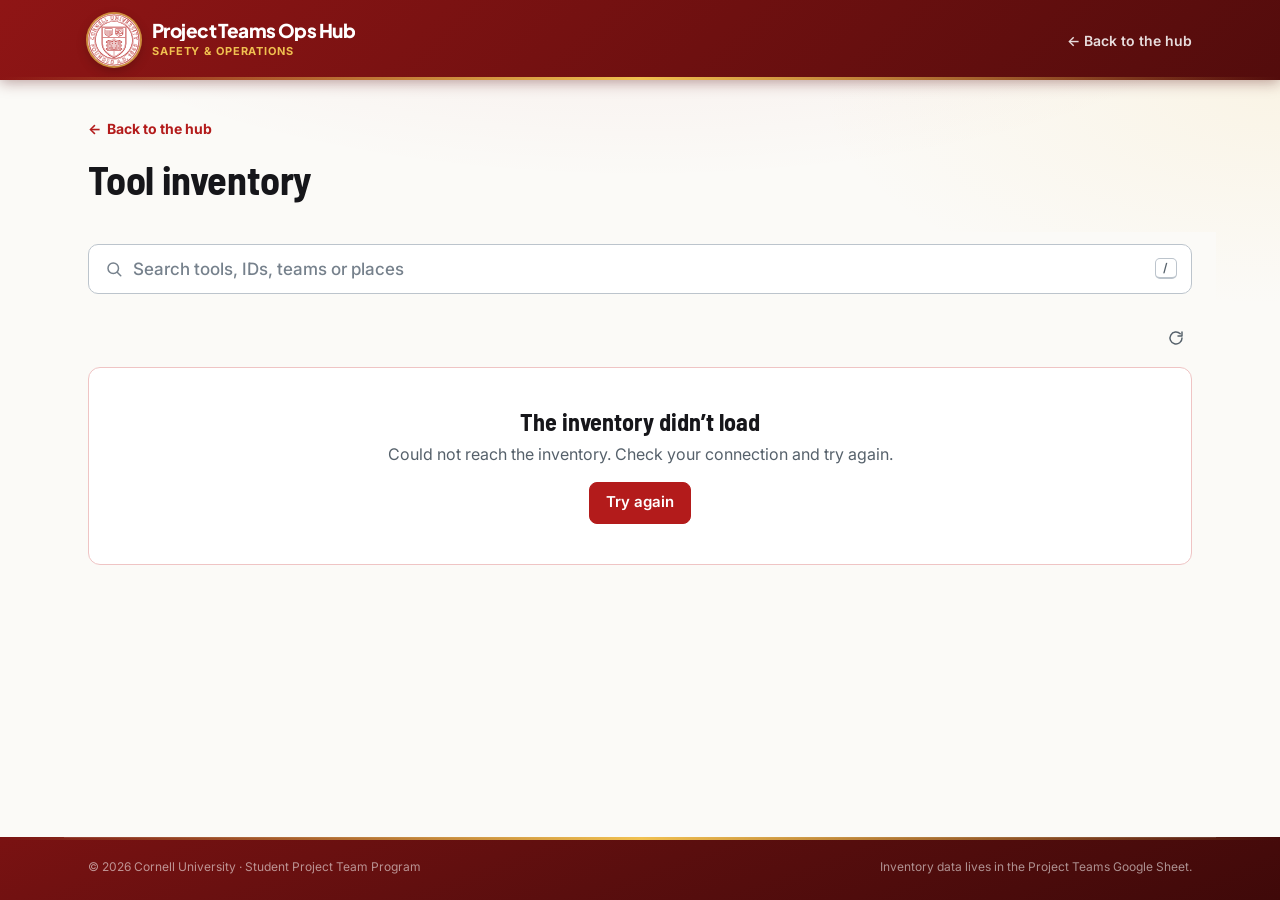
<file: inventory.html>
<!DOCTYPE html>
<html lang="en">
<!--
  Tool & equipment inventory: the hub's app for the inventory Google Sheet.
  The sheet is the database; its script (apps-script/08_inventory.gs) is the API,
  reached JSONP-style at INVENTORY.apiUrl in config.js.
    ?admin=1   admin view: add and edit items, photos, maintenance, counts, test data, team links
    ?team=T&key=K   team link: that team adds its own items and edits them (no admin view needed)
    ?embed=1   no header or footer, for the hub's slide-over panel
    ?item=ID   open one item (what the printed QR labels link to)
    ?labels=1  printable QR labels for every tool
  Logic: inventory.js | Styles: styles.css (shell) + inventory.css (app)
  Type: Barlow Semi Condensed for headings, tags and numbers; Inter for everything else.
-->
<head>
  <meta charset="UTF-8">
  <meta name="viewport" content="width=device-width, initial-scale=1.0">
  <title>Inventory | Project Teams Ops Hub</title>
  <link rel="icon" href="assets/favicon.svg" type="image/svg+xml">
  <link rel="preconnect" href="https://fonts.googleapis.com">
  <link rel="preconnect" href="https://fonts.gstatic.com" crossorigin>
  <link rel="stylesheet" href="https://fonts.googleapis.com/css2?family=Barlow+Semi+Condensed:wght@500;600;700&family=Inter:wght@400;500;600&family=Plus+Jakarta+Sans:wght@600;700;800&display=swap" media="print" onload="this.media='all';this.onload=null">
  <noscript><link rel="stylesheet" href="https://fonts.googleapis.com/css2?family=Barlow+Semi+Condensed:wght@500;600;700&family=Inter:wght@400;500;600&family=Plus+Jakarta+Sans:wght@600;700;800&display=swap"></noscript>
  <link rel="stylesheet" href="styles.css">
  <link rel="stylesheet" href="inventory.css">
  <script>if (/[?&]embed=1\b/.test(location.search)) document.documentElement.classList.add('inv-embed');</script>
  <script src="config.js"></script>
</head>
<body>

<div class="app-shell">
  <header class="app-header inv-chrome">
    <div class="header-inner">
      <a href="index.html" class="logo">
        <img src="assets/cornell-seal.svg" alt="Cornell University" class="logo-seal">
        <div class="logo-text-block">
          <div class="logo-text">Project Teams Ops Hub</div>
          <div class="logo-sub">Safety &amp; Operations</div>
        </div>
      </a>
      <a class="inv-head-back" id="inv-head-back" href="index.html">&larr; Back to the hub</a>
    </div>
  </header>

  <main class="inv-main" id="inv-app">
    <noscript><p class="inv-setup">The inventory needs JavaScript turned on.</p></noscript>
  </main>

  <footer class="app-footer inv-chrome">
    <div class="footer-bottom">
      <span>&copy; 2026 Cornell University &middot; Student Project Team Program</span>
      <span>Inventory data lives in the Project Teams Google Sheet.</span>
    </div>
  </footer>
</div>

<div class="inv-drawer" id="inv-drawer" hidden>
  <div class="inv-drawer-backdrop" data-close></div>
  <section class="inv-drawer-panel" role="dialog" aria-modal="true" aria-labelledby="inv-d-title" tabindex="-1">
    <div id="inv-drawer-body"></div>
  </section>
</div>

<div class="inv-toast" id="inv-toast" role="status" aria-live="polite" hidden></div>

<script src="inventory.js"></script>
</body>
</html>
</file>
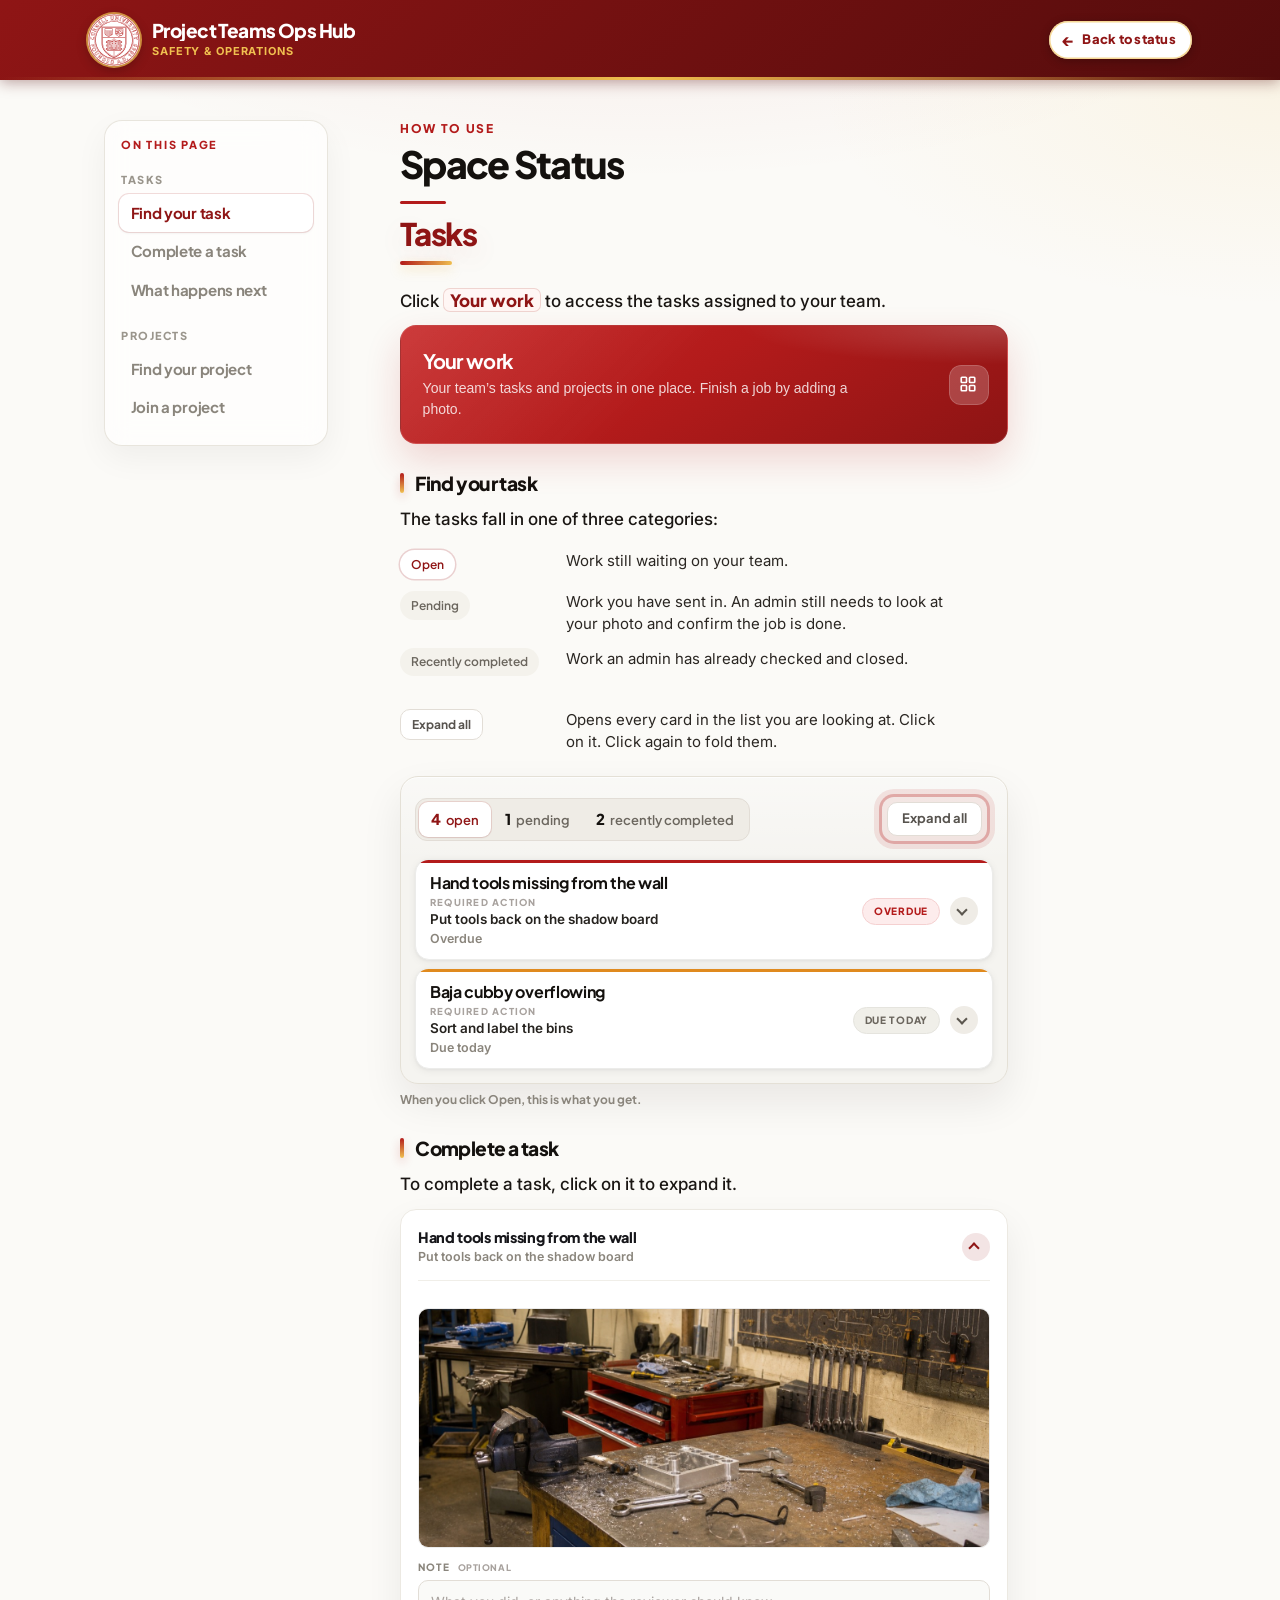
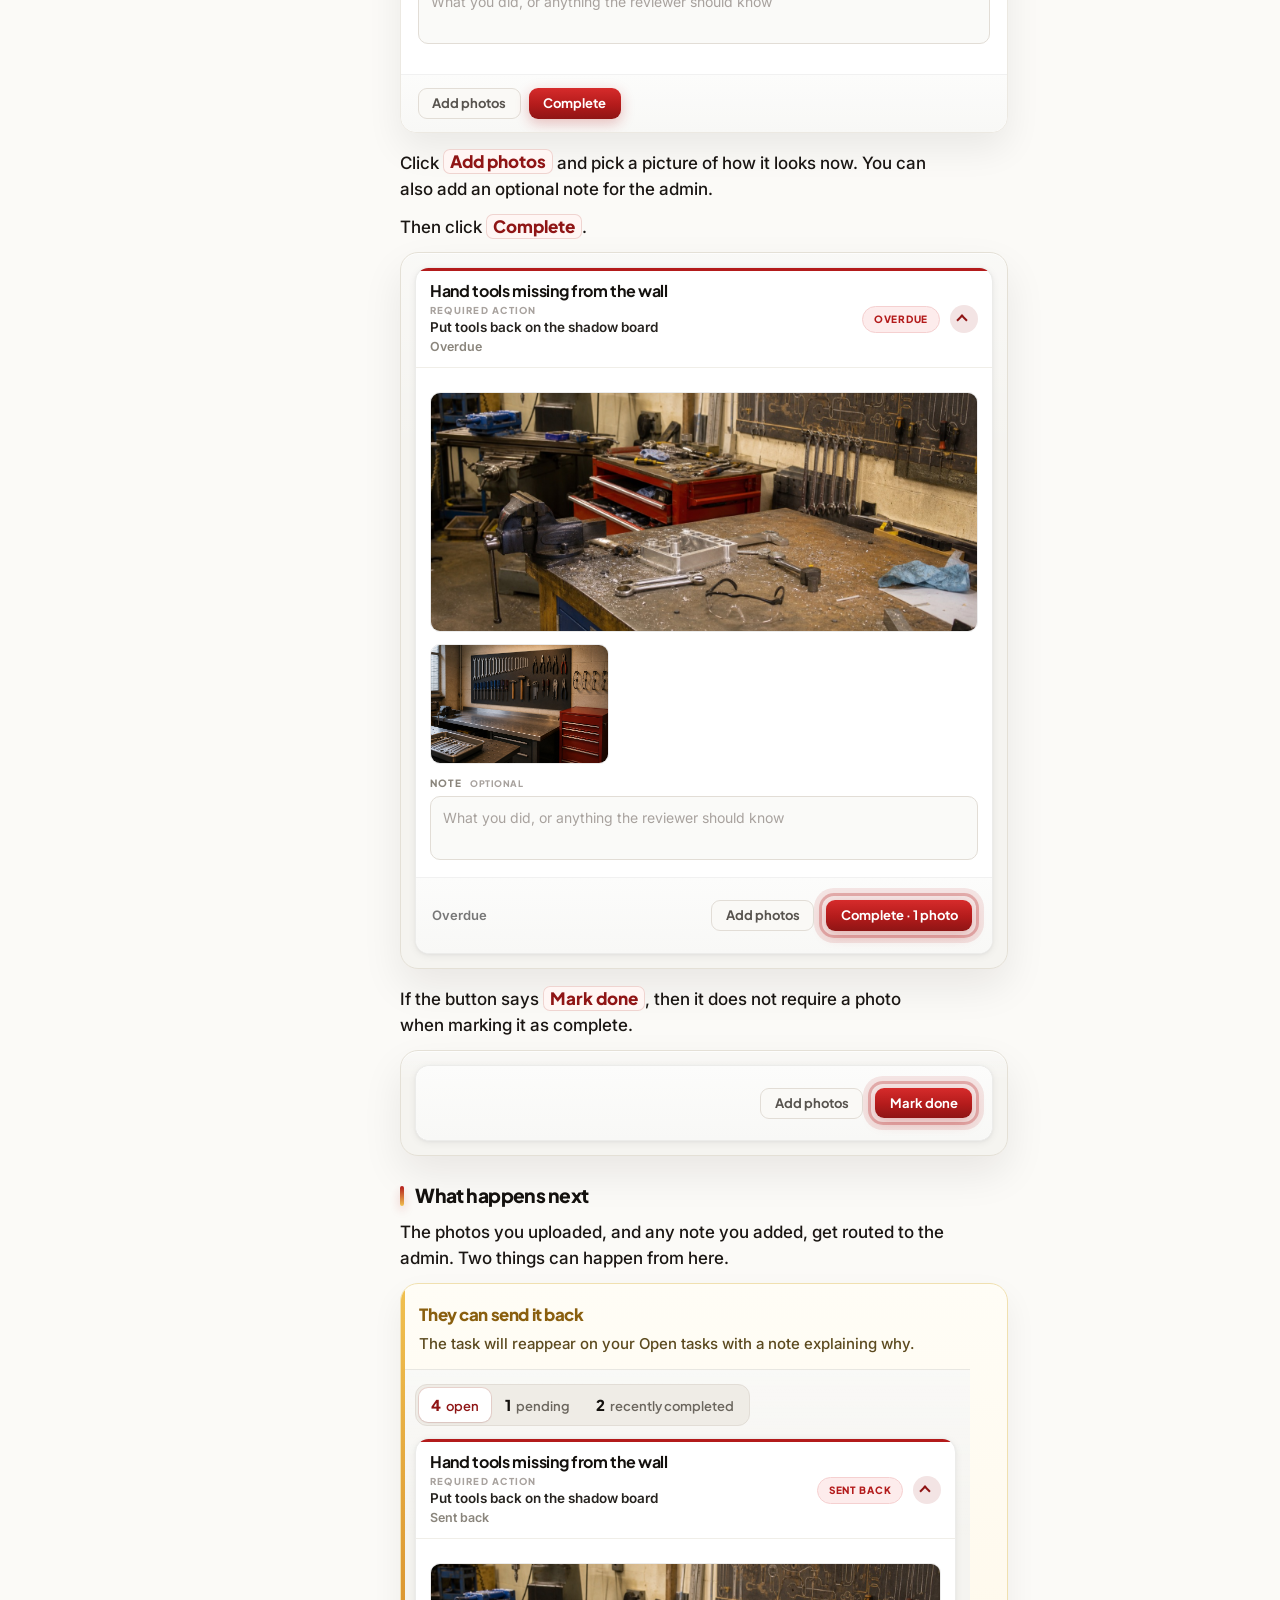
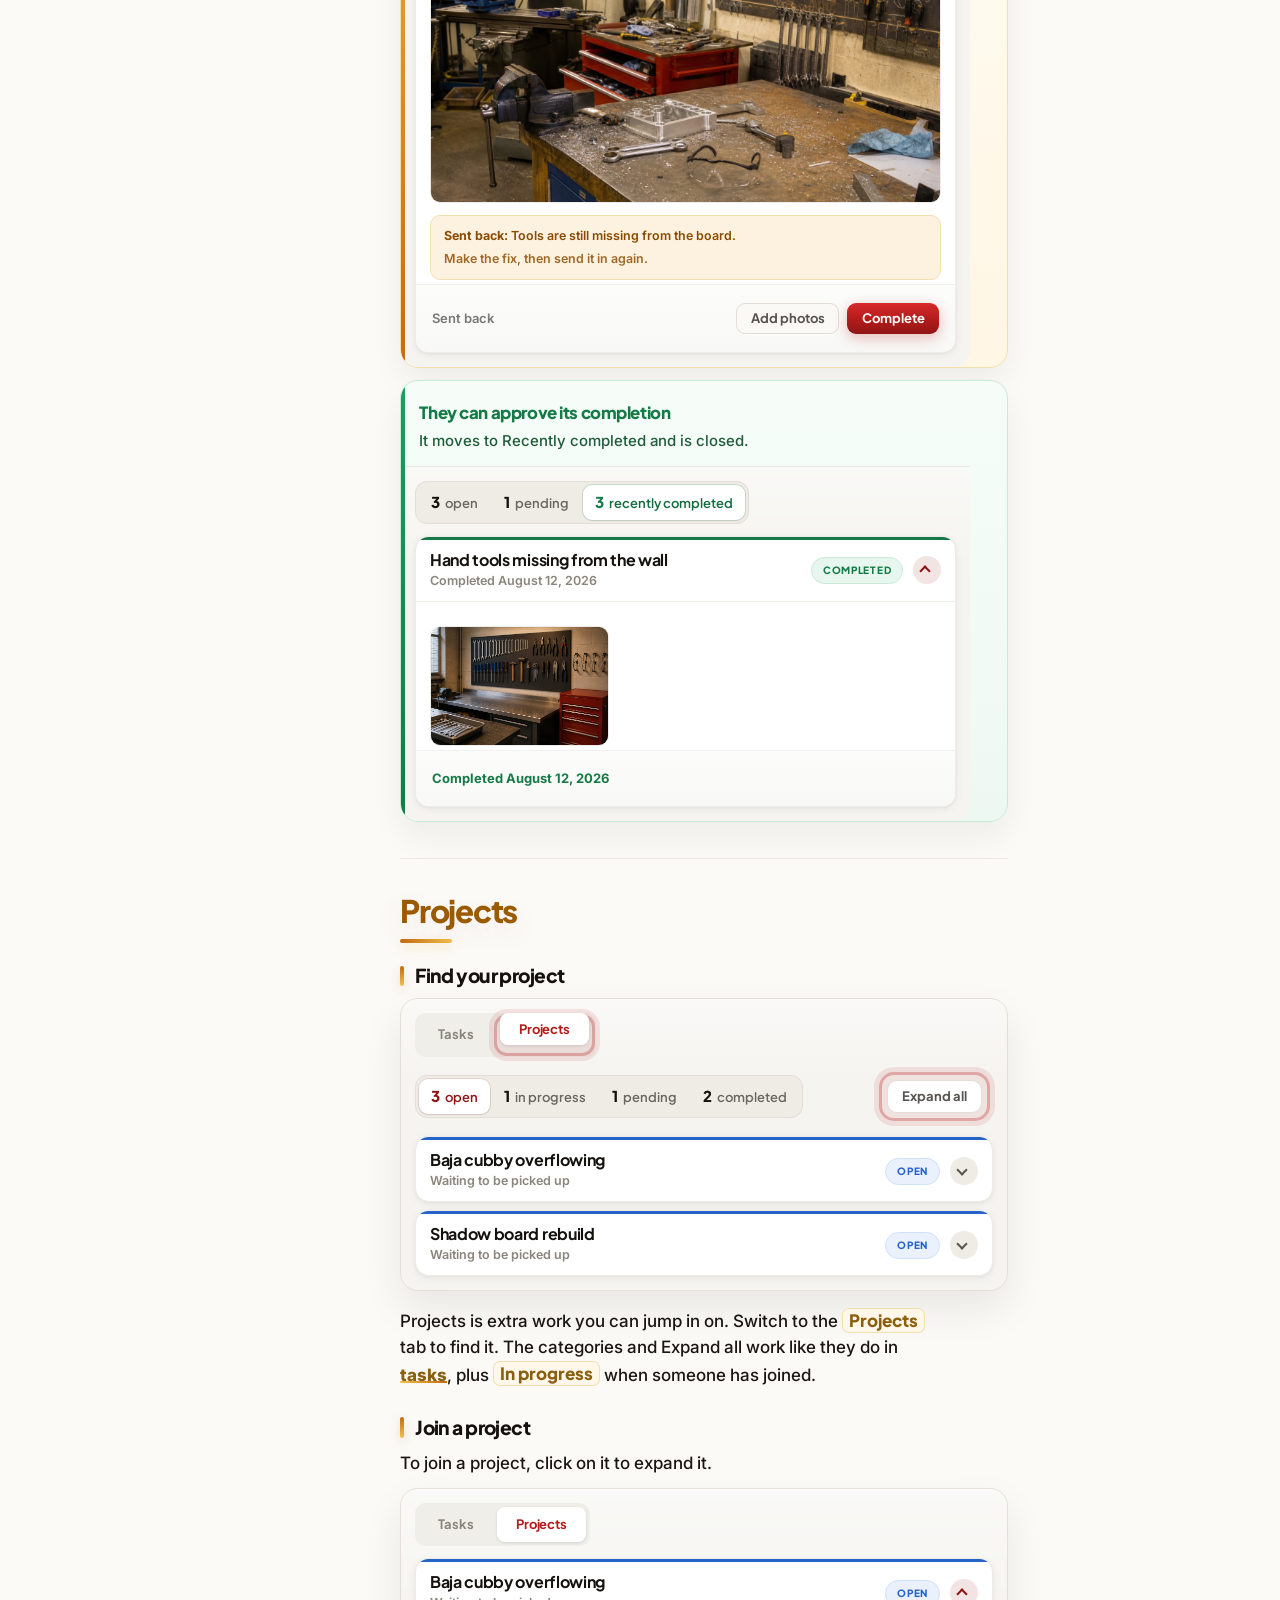
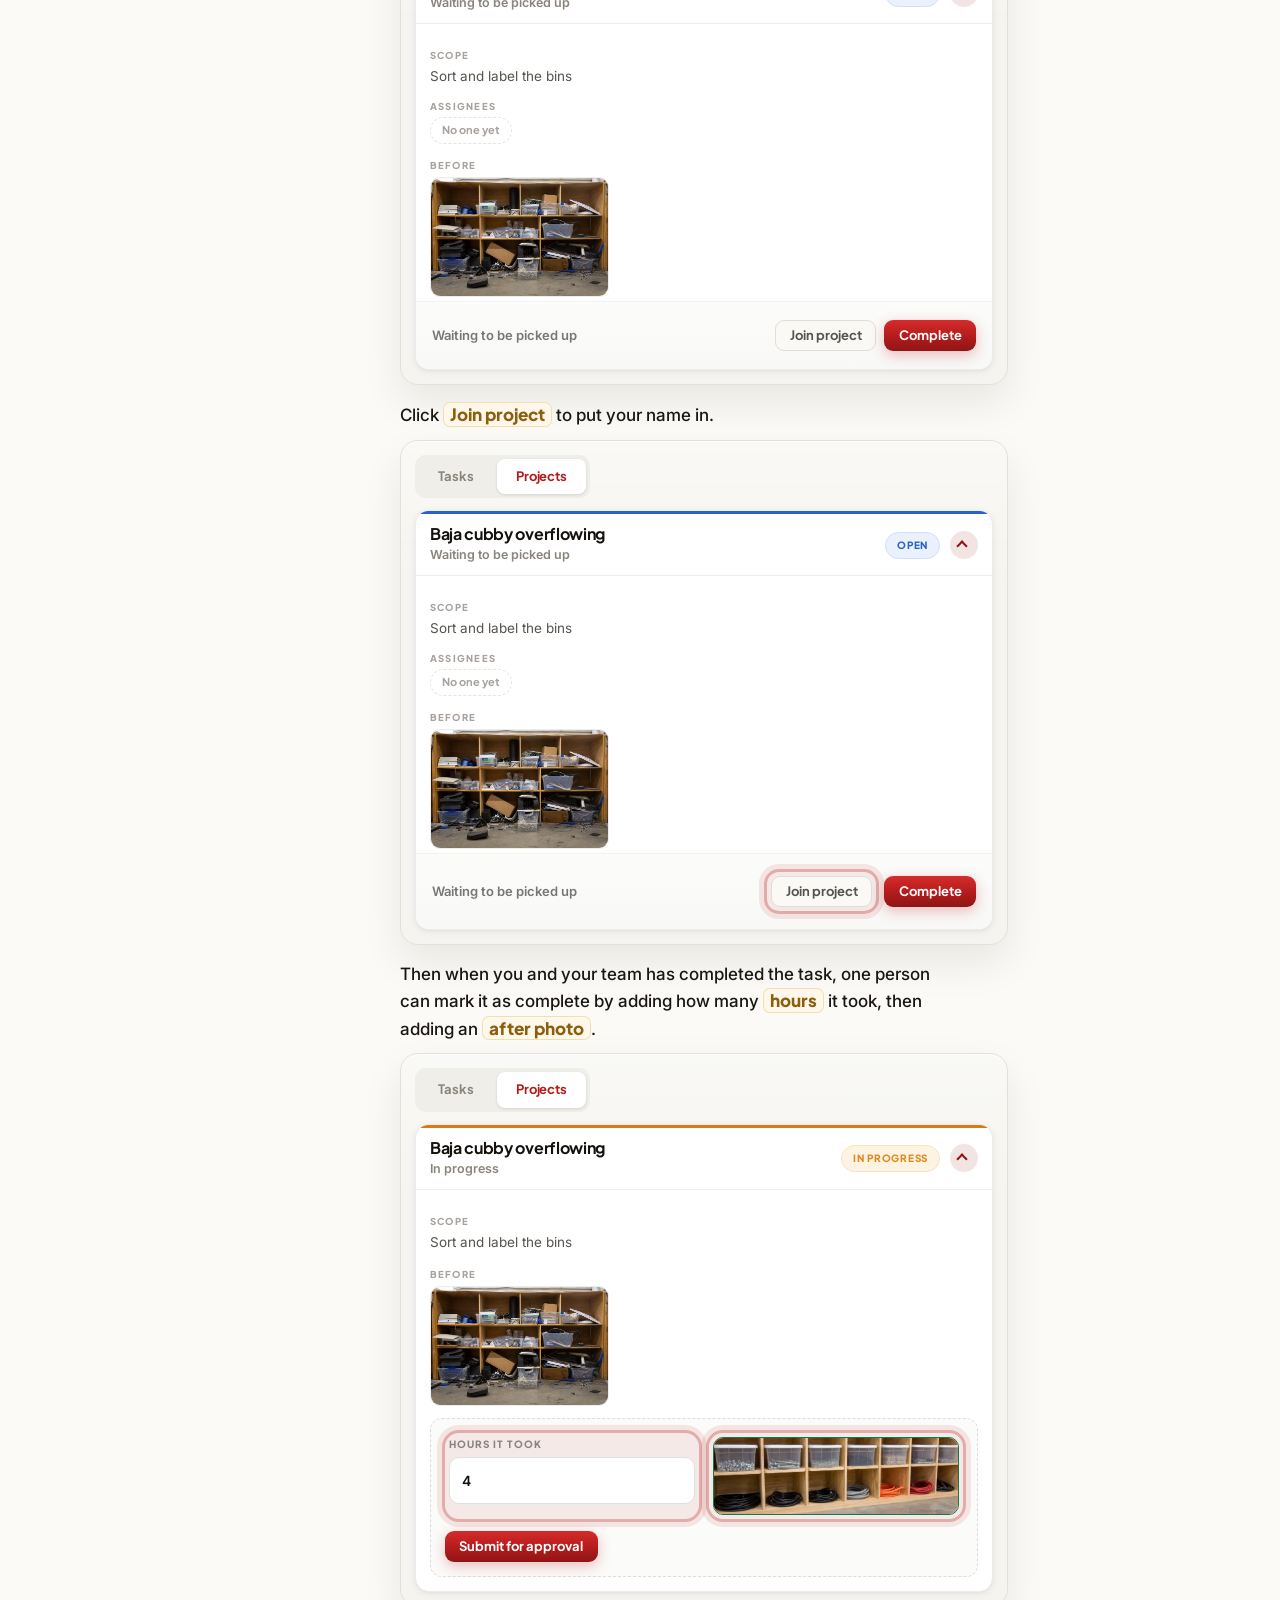
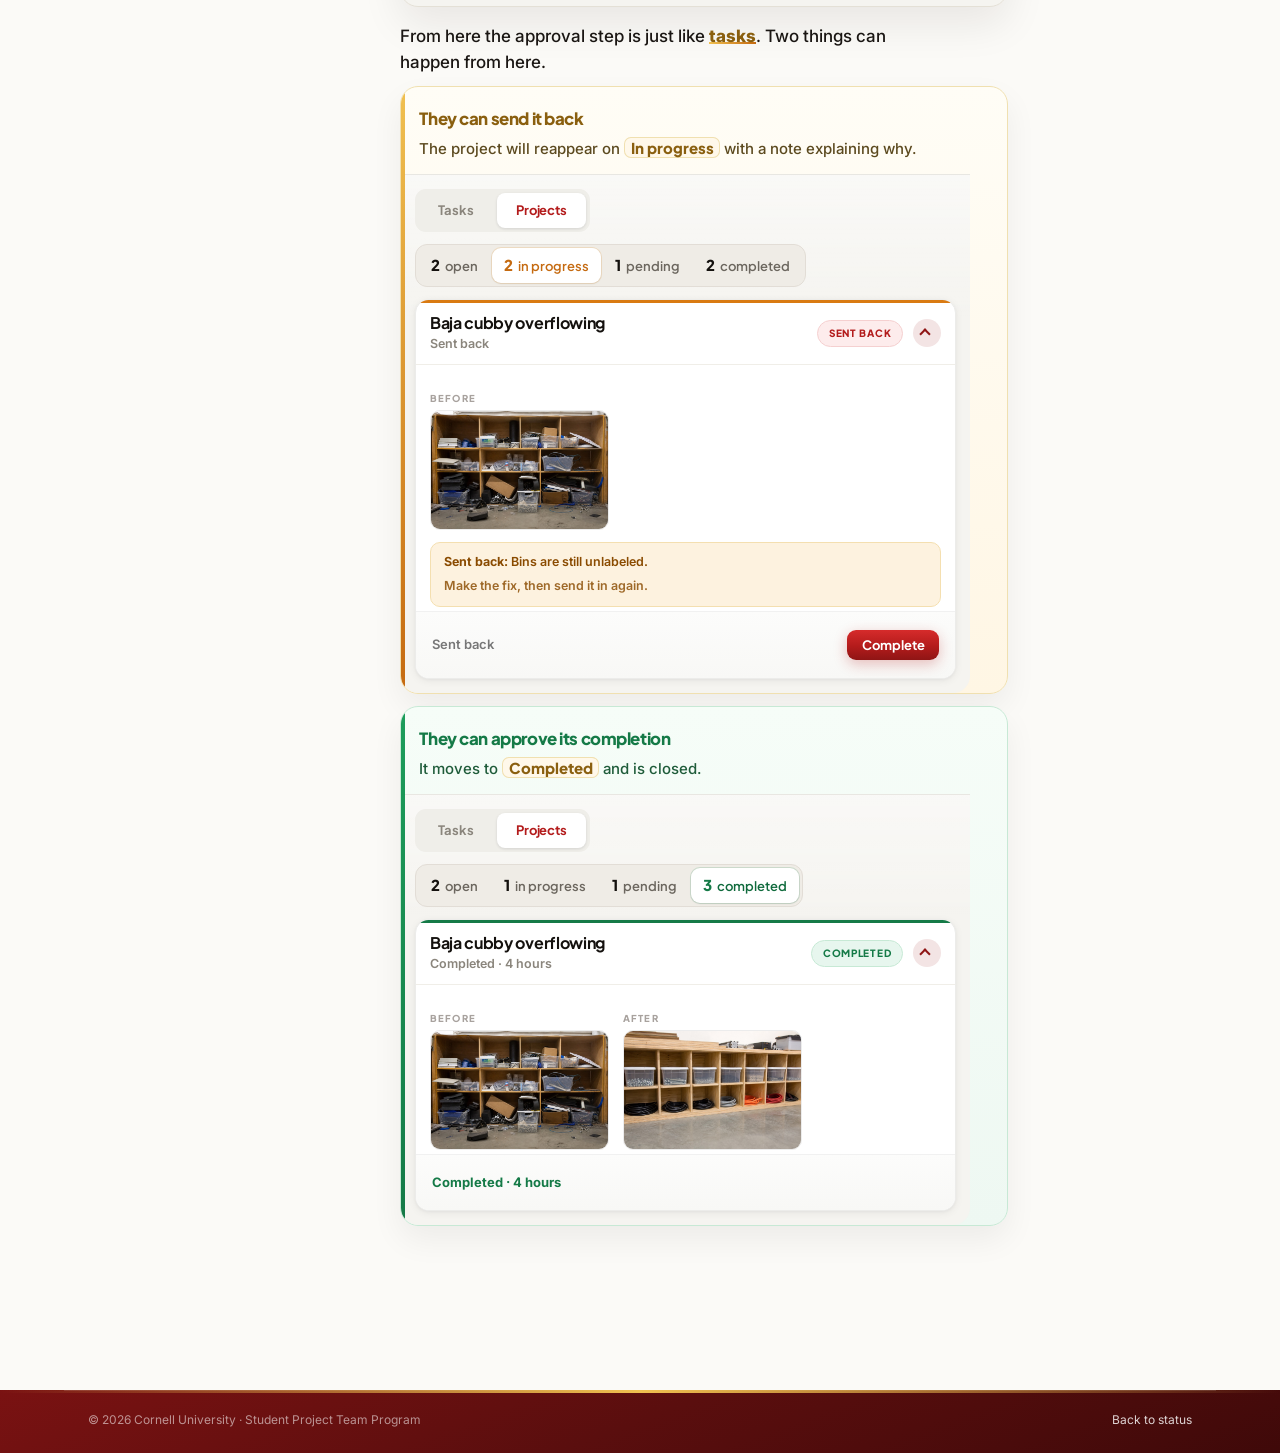
<file: space-status-how-to.html>
<!DOCTYPE html>
<html lang="en">
<!--
  Staff how-to for Space Status (Your work).
  Linked from the hub under Your work.
-->
<head>
  <meta charset="UTF-8">
  <meta name="viewport" content="width=device-width, initial-scale=1.0">
  <title>How to use Space Status | Project Teams Ops Hub</title>
  <link rel="icon" href="assets/favicon.svg" type="image/svg+xml">
  <link rel="preconnect" href="https://fonts.googleapis.com">
  <link rel="preconnect" href="https://fonts.gstatic.com" crossorigin>
  <link rel="stylesheet" href="https://fonts.googleapis.com/css2?family=Inter:wght@400;500;600&family=Plus+Jakarta+Sans:wght@600;700;800&display=swap" media="print" onload="this.media='all';this.onload=null">
  <noscript><link rel="stylesheet" href="https://fonts.googleapis.com/css2?family=Inter:wght@400;500;600&family=Plus+Jakarta+Sans:wght@600;700;800&display=swap"></noscript>
  <link rel="stylesheet" href="styles.css">
  <style>
    .ht-layout {
      flex: 1;
      width: 100%;
      max-width: 70rem;
      margin: 0 auto;
      padding: 2.5rem 1.5rem 5.5rem;
      display: grid;
      grid-template-columns: 14rem minmax(0, 38rem);
      gap: 3.5rem 4.5rem;
      align-items: start;
    }

    .ht-nav {
      position: sticky;
      top: calc(var(--header-h) + 1.25rem);
      padding: 1rem .85rem 1.15rem;
      background: rgba(255, 255, 255, .62);
      border: 1px solid rgba(231, 228, 220, .95);
      border-radius: 18px;
      box-shadow: 0 12px 32px rgba(20, 17, 14, .05);
      backdrop-filter: blur(12px);
      -webkit-backdrop-filter: blur(12px);
    }
    .ht-nav-kicker {
      font-family: var(--font-display);
      font-size: .6875rem;
      font-weight: 800;
      letter-spacing: .16em;
      text-transform: uppercase;
      color: #b31b1b;
      margin: 0 .15rem 1rem;
    }
    .ht-nav a {
      display: block;
      font-family: var(--font-display);
      font-size: .9375rem;
      font-weight: 700;
      letter-spacing: -.02em;
      color: #8a857c;
      text-decoration: none;
      padding: .5rem .75rem;
      border-radius: 10px;
      transition: color .18s, background .18s, box-shadow .18s;
    }
    .ht-nav a:hover { color: #14110e; background: rgba(255,255,255,.7); }
    .ht-nav a.is-on {
      color: #8f1515;
      background: #fff;
      box-shadow: 0 1px 3px rgba(20, 20, 30, .08), 0 0 0 1px rgba(179, 27, 27, .14);
    }

    .ht-col {
      position: relative;
      min-width: 0;
    }
    .ht-hero {
      position: relative;
      margin: 0 0 .9rem;
      padding: .15rem 0 0;
    }
    .ht-hero h1 {
      font-family: var(--font-display);
      font-size: .75rem;
      font-weight: 800;
      letter-spacing: .14em;
      text-transform: uppercase;
      line-height: 1.2;
      margin: 0;
      color: #b31b1b;
    }
    .ht-hero h1 span {
      display: block;
      margin-top: .45rem;
      padding: 0;
      font-size: clamp(1.85rem, 4.5vw, 2.35rem);
      font-weight: 800;
      letter-spacing: -.045em;
      text-transform: none;
      line-height: 1.08;
      color: #14110e;
      background: none;
      -webkit-text-fill-color: currentColor;
    }
    .ht-rule {
      width: 46px;
      height: 3px;
      border-radius: 99px;
      margin: 1rem 0 0;
      background: #b31b1b;
    }

    .ht-nav-group {
      font-family: var(--font-display);
      font-size: .6875rem;
      font-weight: 800;
      letter-spacing: .14em;
      text-transform: uppercase;
      color: #9a958c;
      margin: 1.15rem .15rem .35rem;
      padding: 0;
    }

    .ht-chapter {
      margin: 0 0 1.35rem;
      scroll-margin-top: calc(var(--header-h) + 1.25rem);
    }
    .ht-chapter.ht-break {
      margin-top: 2.25rem;
      padding-top: 2.25rem;
      border-top: 1px solid #ece9e2;
    }
    .ht-chapter h2 {
      font-family: var(--font-display);
      font-size: clamp(1.55rem, 4vw, 1.95rem);
      font-weight: 800;
      letter-spacing: -.04em;
      line-height: 1;
      margin: 0;
      color: #8f1515;
      text-shadow: 0 10px 28px rgba(179, 27, 27, .12);
    }
    .ht-chapter h2::after {
      content: "";
      display: block;
      width: 52px;
      height: 4px;
      margin-top: .75rem;
      border-radius: 99px;
      background: linear-gradient(90deg, #b31b1b, #f0c050);
      box-shadow: 0 4px 12px rgba(240, 192, 80, .35);
    }
    .ht-chapter#projects h2 { color: #9a5a00; }
    .ht-chapter#projects h2::after {
      background: linear-gradient(90deg, #c56a10, #f0c050);
    }

    .ht-part {
      padding: 0;
      margin: 0 0 1.75rem;
      min-width: 0;
      scroll-margin-top: calc(var(--header-h) + 1.25rem);
    }
    .ht-part h2,
    .ht-part > h3 {
      font-family: var(--font-display);
      font-size: 1.2rem;
      font-weight: 800;
      letter-spacing: -.03em;
      line-height: 1.2;
      margin: 0 0 .7rem;
      display: flex;
      align-items: center;
      gap: .7rem;
      color: #14110e;
    }
    .ht-part > h3::before {
      content: "";
      flex: none;
      width: 4px;
      height: 1.05em;
      border-radius: 99px;
      background: linear-gradient(180deg, #b31b1b, #f0c050);
      box-shadow: 0 4px 10px rgba(179, 27, 27, .25);
    }
    .ht-part p {
      font-size: 1.0625rem;
      line-height: 1.55;
      color: #1a1613;
      font-weight: 500;
      margin: 0 0 .7rem;
      max-width: 34rem;
    }
    .ht-part > p:first-of-type {
      font-size: 1.0625rem;
      line-height: 1.55;
      color: #1a1613;
      font-weight: 500;
    }
    .ht-part > p b {
      font-family: var(--font-display);
      font-weight: 800;
      color: #8f1515;
      background: #fff6f4;
      box-shadow: inset 0 0 0 1px #efd4d0;
      border-radius: 7px;
      padding: .07em .42em .1em;
      white-space: nowrap;
    }
    .ht-part a {
      color: #8f1515;
      font-weight: 800;
      text-decoration: none;
      background-image: linear-gradient(90deg, #f0c050, #e0a020);
      background-size: 100% 2px;
      background-position: 0 92%;
      background-repeat: no-repeat;
    }
    .ht-part a:hover { color: #6e1010; }

    #find-project > h3::before,
    #project > h3::before {
      background: linear-gradient(180deg, #c56a10, #f0c050);
      box-shadow: 0 4px 10px rgba(197, 106, 16, .25);
    }
    #find-project > p b,
    #project > p b,
    #project .ht-end p b {
      font-family: var(--font-display);
      font-weight: 800;
      color: #8a5f0f;
      background: #fff8ea;
      box-shadow: inset 0 0 0 1px #f0e0b0;
      border-radius: 7px;
      padding: .07em .42em .1em;
      white-space: nowrap;
    }
    #find-project a,
    #project a {
      color: #8a5f0f;
      background-image: linear-gradient(90deg, #f0c050, #c56a10);
    }
    #find-project a:hover,
    #project a:hover { color: #6e4a0c; }

    .ht-keys {
      list-style: none;
      margin: 0 0 1.1rem;
      padding: 0;
      max-width: 34rem;
    }
    .ht-keys + .ht-keys {
      margin-top: 1.1rem;
      padding-top: .15rem;
    }
    .ht-keys li {
      display: grid;
      grid-template-columns: minmax(9.5rem, auto) minmax(0, 1fr);
      gap: 4px 14px;
      align-items: start;
      padding: .4rem .55rem;
      margin: 0 -.55rem;
      border-radius: 12px;
      font-size: .9375rem;
      line-height: 1.45;
      color: #2a2622;
    }
    .ht-keys .ui-chip,
    .ht-keys .ui-expand,
    .ht-keys .ui-btn {
      justify-self: start;
      margin-left: 0;
    }
    .ui-chip--pending { color: #9a5a00; background: #fdf2df; }
    .ui-chip--done { color: #157a47; background: #e7f6ee; }
    .ui-chip--active { color: #c56a10; background: #fdf3e3; }
    .ht-steps {
      list-style: none;
      margin: 0 0 1.35rem;
      padding: 0;
      max-width: 34rem;
    }
    .ht-steps li {
      position: relative;
      padding: .5rem 0 .5rem 1.15rem;
      font-size: 1.0625rem;
      line-height: 1.5;
      color: #3f3a34;
      border-bottom: 1px solid #ece9e2;
    }
    .ht-steps li:first-child { border-top: 1px solid #ece9e2; }
    .ht-steps li::before {
      content: "";
      position: absolute;
      left: 0;
      top: .95rem;
      width: 6px;
      height: 6px;
      border-radius: 50%;
      background: #b31b1b;
    }
    .ht-steps b { color: #14110e; }

    .pic {
      display: grid;
      grid-template-columns: 1fr 1fr;
      gap: 10px;
      margin: 0 0 1rem;
    }
    .pic figure { margin: 0; }
    .pic img, .ht-photo {
      width: 100%;
      display: block;
      border-radius: 16px;
      aspect-ratio: 4 / 3;
      object-fit: cover;
      background: #efece6;
    }
    .ht-photo { aspect-ratio: 4 / 3; }
    .pic figcaption,
    .shot > figcaption,
    .ht-note {
      font-family: var(--font-display);
      font-size: .75rem;
      font-weight: 700;
      color: #8a857c;
      margin-top: .45rem;
    }
    .shot { margin: 0 0 1rem; }
    .shot .ht-board { margin-bottom: 0; }

    .ui {
      background: #fff;
      border: 1px solid #ece9e2;
      border-radius: 16px;
      overflow: hidden;
      box-shadow: 0 16px 36px rgba(20, 17, 14, .07);
      margin: 0 0 1rem;
    }
    .ui-pad { padding: 1rem 1.05rem 1.1rem; }
    .ui-tabs {
      display: flex;
      gap: 4px;
      padding: 0 .25rem .85rem;
      margin-bottom: .85rem;
      border-bottom: 1px solid #f0eee8;
    }
    .ui-tabs span {
      font-family: var(--font-display);
      font-size: .8125rem;
      font-weight: 700;
      color: #8a857c;
      padding: .2rem .35rem .55rem;
    }
    .ui-tabs .on {
      color: #14110e;
      box-shadow: inset 0 -2px 0 #b31b1b;
    }
    .ui-filters {
      display: flex;
      flex-wrap: wrap;
      align-items: center;
      gap: 8px;
      margin-bottom: .9rem;
    }
    .ui-chip {
      font-family: var(--font-display);
      font-size: .75rem;
      font-weight: 600;
      color: #6b665e;
      background: #f4f2ec;
      border-radius: 999px;
      padding: .35rem .7rem;
    }
    .ui-chip.on { background: #fff; color: #8f1515; box-shadow: 0 0 0 1.5px #ead0d0; }
    .ui-chip b { font-weight: 800; margin-right: 3px; }
    .ui-expand {
      margin-left: auto;
      font-family: var(--font-display);
      font-size: .75rem;
      font-weight: 700;
      color: #57534e;
      background: #fff;
      border: 1.5px solid #e2ddd6;
      border-radius: 10px;
      padding: .35rem .7rem;
    }
    .ui-row {
      display: flex;
      align-items: center;
      gap: 12px;
      padding: .7rem 0;
      border-top: 1px solid #f3f0ea;
    }
    .ui-row:first-of-type { border-top: 0; padding-top: .15rem; }
    .ui-thumb {
      flex: none;
      width: 56px;
      height: 56px;
      border-radius: 10px;
      overflow: hidden;
    }
    .ui-thumb img { width: 100%; height: 100%; object-fit: cover; display: block; }
    .ui-name {
      font-family: var(--font-display);
      font-size: .9rem;
      font-weight: 800;
      letter-spacing: -.02em;
      line-height: 1.25;
    }
    .ui-sub { font-size: .78rem; font-weight: 600; color: #8a857c; margin-top: 2px; }
    .ui-due { margin-left: auto; font-size: .75rem; font-weight: 700; color: #b31b1b; white-space: nowrap; }

    .ui-hit {
      display: flex;
      align-items: center;
      gap: 12px;
    }
    .ui-hit > div { min-width: 0; flex: 1; }
    .ui-hit .ui-name, .ui-hit .ui-sub {
      overflow: hidden;
      text-overflow: ellipsis;
      white-space: nowrap;
    }
    .ui-hit .ui-due { margin-left: 0; }
    .ui-chev-hit {
      flex: none;
      position: relative;
      padding: 7px;
      border-radius: 50%;
      background: rgba(179, 27, 27, .08);
      box-shadow: 0 0 0 3px rgba(179, 27, 27, .28), 0 0 0 8px rgba(179, 27, 27, .1);
    }
    .ui-chev {
      display: block;
      width: 28px;
      height: 28px;
      border-radius: 50%;
      background: #efece6;
      position: relative;
    }
    .ui-chev::before {
      content: "";
      position: absolute;
      top: 9px;
      left: 8px;
      width: 8px;
      height: 8px;
      border-right: 2.5px solid #5c574f;
      border-bottom: 2.5px solid #5c574f;
      transform: rotate(45deg);
    }

    .ui-btn,
    .ui-btn-ghost {
      max-width: 100%;
      box-sizing: border-box;
    }
    .ui-btn {
      display: inline-flex;
      align-items: center;
      justify-content: center;
      font-family: var(--font-display);
      font-size: .8125rem;
      font-weight: 700;
      line-height: 1;
      color: #fff;
      background: linear-gradient(180deg, #d62b2b, #b31b1b 55%, #8f1515);
      border: 0;
      border-radius: 9px;
      padding: .55rem .9rem;
      box-shadow: 0 4px 14px rgba(179, 27, 27, .28);
    }
    .ui-btn-ghost {
      display: inline-flex;
      align-items: center;
      justify-content: center;
      font-family: var(--font-display);
      font-size: .8125rem;
      font-weight: 700;
      line-height: 1;
      color: #57534e;
      background: #faf9f6;
      border: 1.5px solid #e2ddd6;
      border-radius: 9px;
      padding: .5rem .85rem;
    }
    .ui-spot {
      border-radius: 12px;
      padding: 5px;
      background: rgba(179, 27, 27, .08);
      box-shadow: 0 0 0 3px rgba(179, 27, 27, .28), 0 0 0 8px rgba(179, 27, 27, .1);
    }

    .ht-board {
      margin: 0 0 1rem;
      padding: 14px;
      min-width: 0;
      max-width: 100%;
      background:
        linear-gradient(180deg, rgba(255,255,255,.45), transparent 28%),
        #f5f4f0;
      border-radius: 18px;
      border: 1px solid #e4e0d6;
      box-shadow:
        0 1px 0 rgba(255,255,255,.75) inset,
        0 18px 40px rgba(20, 17, 14, .08);
      pointer-events: none;
      user-select: none;
    }
    .ht-board .ht-tabs {
      display: flex;
      gap: .25rem;
      width: fit-content;
      max-width: 100%;
      margin: 0 0 12px;
      padding: .25rem;
      background: #efeee9;
      border-radius: 11px;
    }
    .ht-board .ht-tabs span {
      font-family: var(--font-display);
      font-size: .8125rem;
      font-weight: 700;
      letter-spacing: -.01em;
      color: #8a857c;
      padding: .5rem 1.2rem;
      border-radius: 8px;
    }
    .ht-board .ht-tabs .on {
      color: #b31b1b;
      background: #fff;
      box-shadow: 0 1px 3px rgba(20, 20, 30, .12);
    }
    .ht-board .ht-tabs .ui-spot {
      border-radius: 10px;
      padding: 3px;
    }
    .ht-board .ic-summary {
      display: flex;
      flex-wrap: wrap;
      align-items: center;
      gap: 10px 12px;
      margin: 0 0 12px;
    }
    .ht-board .ic-seg {
      display: inline-flex;
      flex-wrap: wrap;
      align-items: stretch;
      gap: 2px;
      padding: 3px;
      max-width: 100%;
      background: #efece6;
      border: 1.5px solid #e2ddd6;
      border-radius: 12px;
    }
    .ht-board .ic-tools { margin-left: auto; padding: 6px; width: auto; max-width: 100%; }
    .ht-board .ic-tools .ui-spot { display: inline-block; max-width: 100%; }
    .ht-board .ic-sum {
      font-family: var(--font-display);
      font-size: 13px;
      font-weight: 600;
      color: #6b665e;
      background: transparent;
      border-radius: 9px;
      padding: 8px 12px;
      display: inline-flex;
      align-items: baseline;
      line-height: 1.2;
      white-space: nowrap;
    }
    .ht-board .ic-sum b {
      font-weight: 800;
      color: #14110e;
      font-size: 15px;
      margin-right: 5px;
    }
    .ht-board .ic-sum.is-on {
      background: #fff;
      color: #8f1515;
      box-shadow: 0 1px 2px rgba(20,20,30,.08), 0 0 0 1px rgba(179,27,27,.12);
    }
    .ht-board .ic-sum.is-on b { color: #8f1515; }
    .ht-board .ic-sum--done.is-on {
      color: #0f6a3c;
      box-shadow: 0 1px 2px rgba(20,20,30,.08), 0 0 0 1px rgba(21,122,71,.16);
    }
    .ht-board .ic-sum--done.is-on b { color: #157a47; }
    .ht-board .ic-sum--active.is-on {
      color: #c56a10;
      box-shadow: 0 1px 2px rgba(20,20,30,.08), 0 0 0 1px rgba(224,138,30,.18);
    }
    .ht-board .ic-sum--active.is-on b { color: #c56a10; }
    .ht-board .ic-unlock {
      font-family: var(--font-display);
      font-size: 13px;
      font-weight: 700;
      color: #57534e;
      background: #fff;
      border: 1.5px solid #e2ddd6;
      border-radius: 10px;
      padding: 8px 14px;
      line-height: 1.2;
      white-space: nowrap;
      display: inline-block;
    }
    .ht-board .card {
      background: #fff;
      border-radius: 14px;
      border: 1.5px solid #ececea;
      box-shadow: 0 2px 8px rgba(20,20,30,.06), 0 1px 3px rgba(20,20,30,.04);
      overflow: visible;
      margin-bottom: 8px;
    }
    .ht-board .card:last-child { margin-bottom: 0; }
    .ht-board .card-sum {
      display: flex;
      align-items: center;
      gap: 10px;
      min-height: 52px;
      padding: 13px 14px 10px;
      position: relative;
      overflow: hidden;
      border-radius: 12.5px 12.5px 0 0;
    }
    .ht-board .card:not(.is-open):not(.is-foot) .card-sum {
      border-radius: 12.5px;
    }
    .ht-board .card-accent {
      position: absolute;
      left: 0; right: 0; top: 0;
      height: 3px;
    }
    .ht-board .card-sum-main { flex: 1; min-width: 0; }
    .ht-board .card-sum-title {
      display: block;
      font-family: var(--font-display);
      font-size: 16px;
      font-weight: 700;
      letter-spacing: -.02em;
      line-height: 1.25;
      color: #14110e;
    }
    .ht-board .card-sum-action {
      display: block;
      margin-top: 3px;
      font-size: 13.5px;
      font-weight: 600;
      color: #26231f;
      line-height: 1.35;
      overflow: hidden;
      text-overflow: ellipsis;
      white-space: nowrap;
    }
    .ht-board .card-sum-alabel {
      display: block;
      font-family: var(--font-display);
      font-size: 9.5px;
      font-weight: 800;
      letter-spacing: .13em;
      text-transform: uppercase;
      color: #a8a29e;
      margin-bottom: 1px;
    }
    .ht-board .card-sum-sub {
      display: block;
      margin-top: 2px;
      font-size: 12.5px;
      font-weight: 600;
      color: #8a857c;
    }
    .ht-board .card-sum-stat { flex: none; }
    .ht-board .card.is-open .card-sum { border-bottom: 1px solid #f0eee8; }
    .ht-board .card.is-open .card-sum-action { white-space: normal; }
    .ht-board .card.is-open .section-chev { background: #f3e4e4; }
    .ht-board .card.is-open .section-chev::before {
      top: 11px;
      border-color: #8f1515;
      transform: rotate(-135deg);
    }
    .ht-board .card.is-foot {
      overflow: hidden;
    }
    .ht-board .card.is-foot .card-foot {
      border-top: 0;
      border-radius: 14px;
    }
    .ht-board .card.is-foot .ui-btn-ghost { margin-left: auto; }
    .ht-board .card-body { padding: 12px 14px 4px; }
    .ht-board .card-body img {
      display: block;
      width: 100%;
      max-height: 240px;
      object-fit: cover;
      border-radius: 10px;
      border: 1px solid #ececec;
      background: #efece6;
      margin-top: 12px;
    }
    .ht-board .card-body img.is-done { max-height: 120px; width: auto; }
    .ht-board .tp-slot-btn img {
      width: 100%;
      height: 76px;
      max-height: 76px;
      margin: 0;
      object-fit: cover;
      border: 0;
      border-radius: 0;
    }
    .ht-board .card-foot {
      display: flex;
      align-items: center;
      gap: 8px;
      flex-wrap: wrap;
      border-top: 1.5px solid #f1f1f1;
      padding: 18px 16px;
      background: linear-gradient(180deg, #fcfcfb, #f8f8f6);
      border-radius: 0 0 12.5px 12.5px;
    }
    .ht-board .card-foot .due { margin-right: auto; font-size: 13px; font-weight: 600; color: #777; }
    .ht-board .card-foot .due--done { color: #157a47; font-weight: 700; }
    .ht-board .card-foot .ui-spot {
      border-radius: 12px;
      padding: 4px;
    }
    .ht-board .tp-uploader {
      margin: 12px 0 10px;
      padding: 14px;
      background: #fbfbf9;
      border: 1.5px dashed #ddd;
      border-radius: 12px;
    }
    .ht-board .tp-drop {
      display: flex;
      flex-wrap: wrap;
      gap: 10px;
    }
    .ht-board .tp-slot,
    .ht-board .tp-hours-field {
      flex: 1;
      min-width: 8rem;
    }
    .ht-board .tp-hours-label {
      display: block;
      font-family: var(--font-display);
      font-size: 10px;
      font-weight: 800;
      letter-spacing: .1em;
      text-transform: uppercase;
      color: #8a857c;
      margin-bottom: 5px;
    }
    .ht-board .tp-hours-input {
      font-family: inherit;
      font-size: 14px;
      font-weight: 600;
      color: #14110e;
      padding: 12px;
      border: 1.5px solid #e0e0dc;
      border-radius: 10px;
      background: #fff;
    }
    .ht-board .tp-slot-btn {
      display: block;
      border: 1.5px solid #157a47;
      border-radius: 10px;
      overflow: hidden;
      background: #f2fbf6;
    }
    .ht-board .tp-slot-btn img {
      display: block;
      width: 100%;
      height: 76px;
      max-height: 76px;
      margin: 0;
      object-fit: cover;
      border: 0;
      border-radius: 0;
    }
    .ht-board .tp-uploader .ui-btn { margin-top: 12px; }
    .ht-board .tp-drop .ui-spot {
      flex: 1;
      min-width: 8rem;
      border-radius: 14px;
      padding: 4px;
    }
    .ht-board .tp-pill {
      display: inline-block;
      font-family: var(--font-display);
      font-size: 10px;
      font-weight: 800;
      letter-spacing: .07em;
      text-transform: uppercase;
      padding: 5px 11px;
      border-radius: 999px;
    }
    .ht-board .tp-pill--sent { color: #b31b1b; background: #fdecec; border: 1px solid #f5d0d0; }
    .ht-board .tp-pill--done { color: #157a47; background: #e7f6ee; border: 1px solid #c7e9d5; }
    .ht-board .tp-pill--assigned { color: #2563c9; background: #eaf1fd; border: 1px solid #cfe0fb; }
    .ht-board .tp-pill--active { color: #e08a1e; background: #fdf3e3; border: 1px solid #f6e2bf; }
    .ht-board .card-field { margin-top: 12px; }
    .ht-board .card-flabel {
      display: block;
      font-family: var(--font-display);
      font-size: 9.5px;
      font-weight: 800;
      letter-spacing: .13em;
      text-transform: uppercase;
      color: #a8a29e;
      margin-bottom: 4px;
    }
    .ht-board .card-details {
      font-size: 13.5px;
      color: #57534e;
      line-height: 1.55;
    }
    .ht-board .tp-assignees { display: flex; flex-wrap: wrap; gap: 6px; }
    .ht-board .tp-chip {
      font-family: var(--font-display);
      font-size: 11px;
      font-weight: 700;
      color: #3f3a34;
      background: #f0efe9;
      border: 1px solid #e5e4de;
      border-radius: 999px;
      padding: 4px 11px;
    }
    .ht-board .tp-chip--empty {
      color: #a8a29e;
      background: transparent;
      border-style: dashed;
    }
    .ht-board .tp-photos {
      display: flex;
      flex-wrap: wrap;
      gap: 14px;
      margin-top: 14px;
    }
    .ht-board .tp-photo { margin: 0; }
    .ht-board .tp-photo figcaption {
      font-family: var(--font-display);
      font-size: 9.5px;
      font-weight: 800;
      letter-spacing: .12em;
      text-transform: uppercase;
      color: #a8a29e;
      margin-bottom: 5px;
    }
    .ht-board .tp-photos img {
      width: auto;
      max-height: 120px;
      margin-top: 0;
    }
    .ht-board .chip {
      display: inline-block;
      font-family: var(--font-display);
      font-size: 10px;
      font-weight: 800;
      letter-spacing: .07em;
      text-transform: uppercase;
      padding: 5px 11px;
      border-radius: 999px;
    }
    .ht-board .chip--overdue { color: #b31b1b; background: #fdecec; border: 1px solid #f5d0d0; }
    .ht-board .chip--due { color: #6b665e; background: #f0efe9; border: 1px solid #e5e4de; }
    .ht-board .section-chev {
      flex: none;
      width: 28px;
      height: 28px;
      border-radius: 50%;
      background: #efece6;
      position: relative;
    }
    .ht-board .section-chev::before {
      content: "";
      position: absolute;
      top: 9px;
      left: 8px;
      width: 8px;
      height: 8px;
      border-right: 2.5px solid #5c574f;
      border-bottom: 2.5px solid #5c574f;
      transform: rotate(45deg);
    }
    @media (max-width: 560px) {
      .ht-board .ic-tools { margin-left: 0; width: auto; }
      .ht-board .ic-unlock { display: inline-block; text-align: center; }
      .ht-board .card-sum-stat { display: none; }
    }

    .mock-head {
      display: flex;
      align-items: center;
      gap: 12px;
      padding: .15rem 0 .85rem;
      border-bottom: 1px solid #f0eee8;
    }
    .mock-head .ui-due { margin-left: auto; }
    .mock-head > div { min-width: 0; flex: 1; }
    .ui-chev.is-open { background: #f3e4e4; }
    .ui-chev.is-open::before {
      top: 11px;
      border-color: #8f1515;
      transform: rotate(-135deg);
    }
    .mock-body { padding: .9rem 0 .2rem; }
    .mock-note {
      font-size: .78rem;
      font-weight: 600;
      line-height: 1.5;
      color: #6b665e;
      background: #f7f6f2;
      border: 1px solid #ece9e2;
      border-radius: 10px;
      padding: .65rem .8rem;
      margin: 12px 0 .85rem;
    }
    .mock-note b { color: #8f1515; }
    .mock-reply { margin: 12px 0 .85rem; }
    .mock-reply label {
      display: block;
      font-family: var(--font-display);
      font-size: 10px;
      font-weight: 800;
      letter-spacing: .1em;
      text-transform: uppercase;
      color: #8a857c;
      margin-bottom: 5px;
    }
    .mock-reply label span {
      font-size: 9px;
      letter-spacing: .06em;
      color: #a8a29e;
      margin-left: 5px;
    }
    .mock-reply-box {
      padding: 10px 12px;
      border: 1.5px solid #e2ddd6;
      border-radius: 10px;
      font-size: 14px;
      line-height: 1.5;
      color: #a8a29e;
      background: #fafaf8;
      min-height: 64px;
    }
    .mock-warn {
      font-size: .78rem;
      font-weight: 600;
      line-height: 1.5;
      color: #8a4b00;
      background: #fdf2df;
      border: 1px solid #f4dfb0;
      border-radius: 10px;
      padding: .65rem .8rem;
      margin-top: 12px;
    }
    .mock-warn b { color: #8a4b00; }
    .mock-warn span { display: block; margin-top: .3rem; opacity: .82; }
    .mock-foot {
      display: flex;
      align-items: center;
      gap: 8px;
      flex-wrap: wrap;
      margin: .85rem -1.05rem -1.1rem;
      padding: .8rem 1.05rem;
      border-top: 1.5px solid #f1f1f1;
      background: linear-gradient(180deg, #fcfcfb, #f8f8f6);
      border-radius: 0 0 16px 16px;
    }
    .mock-photo-cap {
      font-family: var(--font-display);
      font-size: 9.5px;
      font-weight: 800;
      letter-spacing: .12em;
      text-transform: uppercase;
      color: #a8a29e;
      margin: 12px 0 5px;
    }
    .mock-photo {
      display: block;
      width: 100%;
      max-height: 240px;
      object-fit: cover;
      border-radius: 10px;
      border: 1px solid #ececec;
      background: #efece6;
      margin-top: 12px;
    }
    .ht-stage {
      display: grid;
      grid-template-columns: minmax(0, 1fr) 120px;
      gap: 11px;
      margin-top: 14px;
      align-items: stretch;
    }
    .ht-stage-item {
      position: relative;
      min-height: 160px;
      max-height: 200px;
      border-radius: 14px;
      overflow: hidden;
      background: #efeee9;
      border: 1px solid #e6e3db;
    }
    .ht-stage-item img { width: 100%; height: 100%; object-fit: cover; display: block; }
    .ht-stage-item::before {
      content: "";
      position: absolute;
      left: 0; right: 0; top: 0;
      height: 52%;
      background: linear-gradient(180deg, rgba(20,17,14,.34), transparent);
      pointer-events: none;
    }
    .ht-stage-idx {
      position: absolute;
      left: 9px; top: 7px;
      font-family: var(--font-display);
      font-size: 10px;
      font-weight: 800;
      color: #fff;
      text-shadow: 0 1px 3px rgba(0,0,0,.45);
      z-index: 1;
    }
    .ht-stage-rm {
      position: absolute;
      top: 6px; right: 6px;
      width: 26px; height: 26px;
      border: 0;
      border-radius: 50%;
      background: rgba(20,17,14,.62);
      color: #fff;
      font-size: 16px;
      line-height: 26px;
      text-align: center;
      z-index: 1;
    }
    .ht-stage-add {
      display: flex;
      flex-direction: column;
      align-items: center;
      justify-content: center;
      gap: 3px;
      min-height: 160px;
      border-radius: 14px;
      border: 1.6px dashed #d3cdc2;
      background: #faf9f6;
      color: #9a948a;
      font-family: var(--font-display);
      font-size: 11px;
      font-weight: 700;
    }
    .ht-stage-add b { font-size: 26px; font-weight: 300; line-height: 1; }
    .ht-pill {
      flex: none;
      font-family: var(--font-display);
      font-size: 10px;
      font-weight: 800;
      letter-spacing: .07em;
      text-transform: uppercase;
      padding: 5px 11px;
      border-radius: 999px;
    }
    .ht-pill--pending { color: #b06a00; background: #fdf2df; border: 1px solid #f4dfb0; }
    .ht-pill--done { color: #157a47; background: #e7f6ee; border: 1px solid #c7e9d5; }

    .shot--fx { position: relative; overflow: hidden; padding-top: 3.6rem; }
    .ht-cheer {
      position: absolute;
      left: 50%;
      top: 0;
      transform: translateX(-50%);
      z-index: 3;
      font-family: var(--font-display);
      font-weight: 800;
      font-size: .95rem;
      color: #fff;
      background: linear-gradient(180deg, #1d9d5b, #157a47);
      padding: .7rem 1.1rem;
      border-radius: 14px;
      box-shadow: 0 14px 34px rgba(21,122,71,.34);
      white-space: nowrap;
    }
    .ht-cf { position: absolute; inset: 0; z-index: 2; pointer-events: none; }
    .ht-cf i {
      position: absolute;
      display: block;
      width: 9px;
      height: 6px;
      border-radius: 1px;
    }
    .shot--ok .ui {
      box-shadow: 0 0 0 3px rgba(21,122,71,.42), 0 8px 22px rgba(21,122,71,.18);
    }

    .ht-fork {
      display: grid;
      gap: 12px;
      margin: .1rem 0 0;
    }
    .ht-end {
      border-radius: 18px;
      padding: 1.15rem 1.15rem 0;
      overflow: hidden;
      position: relative;
      box-shadow: 0 14px 32px rgba(20, 17, 14, .06);
    }
    .ht-end::before {
      content: "";
      position: absolute;
      left: 0; top: 0; bottom: 0;
      width: 4px;
    }
    .ht-end h3 {
      font-family: var(--font-display);
      font-size: 1.05rem;
      font-weight: 800;
      letter-spacing: -.025em;
      margin: 0 0 .35rem;
    }
    .ht-end p {
      margin: 0 0 .85rem !important;
      font-size: .9375rem !important;
      line-height: 1.5 !important;
      font-weight: 500;
      max-width: none !important;
    }
    .ht-end .ht-board {
      margin: 0 -1.15rem 0;
      border-radius: 0 0 17px 17px;
      border: 0;
      border-top: 1px solid rgba(20, 17, 14, .06);
      box-shadow: none;
    }
    .ht-end--ok {
      background: linear-gradient(180deg, #f6fdf8, #eef8f2);
      border: 1.5px solid #c7e9d5;
    }
    .ht-end--ok::before { background: linear-gradient(180deg, #1d9d5b, #157a47); }
    .ht-end--ok h3 { color: #157a47; }
    .ht-end--ok p { color: #1f5c3a !important; }
    .ht-end--back {
      background: linear-gradient(180deg, #fffdf6, #fff6e4);
      border: 1.5px solid #f0e0b0;
    }
    .ht-end--back::before { background: linear-gradient(180deg, #f0c050, #c56a10); }
    .ht-end--back h3 { color: #8a5f0f; }
    .ht-end--back p { color: #5c4a1f !important; }

    .ht-back {
      flex-shrink: 0;
      display: inline-flex;
      align-items: center;
      gap: .4rem;
      font-family: var(--font-display);
      font-size: .8125rem;
      font-weight: 800;
      letter-spacing: .02em;
      color: #8f1515;
      background: #fff;
      border-radius: 999px;
      padding: .55rem 1rem .55rem .85rem;
      text-decoration: none;
      box-shadow: 0 2px 10px rgba(0, 0, 0, .25), inset 0 0 0 1.5px rgba(240, 192, 80, .6);
    }
    .ht-back:hover { color: #6e1010; }
    .ht-back span { font-size: 1rem; line-height: 1; }

    #staff .ht-hub {
      width: 100%;
      text-align: left;
      cursor: default;
      box-shadow: 0 16px 36px rgba(179, 27, 27, .16);
    }
    #staff .ht-hub:hover { transform: none; }

    .ht-in {
      opacity: 0;
      transform: translateY(16px);
      transition: opacity .6s ease, transform .6s cubic-bezier(.2, .8, .3, 1);
    }
    .ht-in.is-in {
      opacity: 1;
      transform: none;
    }

    @media (prefers-reduced-motion: reduce) {
      .ht-in, .ht-in.is-in {
        opacity: 1;
        transform: none;
        transition: none;
      }
    }

    @media (max-width: 560px) {
      .ht-split { grid-template-columns: 1fr; }
      .ui-hit .ui-due { display: none; }
      .ht-cheer { font-size: .8rem; white-space: normal; text-align: center; width: calc(100% - 24px); }
      .ht-stage { grid-template-columns: minmax(0, 1fr) 88px; }
      .ht-keys li {
        grid-template-columns: 1fr;
        gap: 6px;
        align-items: start;
      }
      .ht-part > p b,
      #find-project > p b,
      #project > p b,
      #project .ht-end p b {
        white-space: normal;
      }
      .ui-spot {
        padding: 3px;
        box-shadow: 0 0 0 2px rgba(179, 27, 27, .32);
      }
      .ht-board .ht-tabs span {
        padding: .4rem .7rem;
        font-size: .75rem;
      }
      .ht-board .ic-sum {
        padding: 6px 9px;
        font-size: 12px;
      }
      .ht-board .ic-sum b { font-size: 13px; }
      .ht-board .ic-unlock {
        padding: 7px 12px;
        font-size: 12px;
      }
      .ht-board .card-foot,
      .mock-foot {
        flex-direction: column;
        align-items: stretch;
        gap: 8px;
        padding: 12px;
      }
      .mock-foot { margin-left: -1.05rem; margin-right: -1.05rem; }
      .ht-board .card-foot .due,
      .ht-board .card.is-foot .ui-btn-ghost {
        margin-right: 0;
        margin-left: 0;
      }
      .ht-board .card-foot .ui-btn,
      .ht-board .card-foot .ui-btn-ghost,
      .ht-board .card-foot .ui-spot,
      .mock-foot .ui-btn,
      .mock-foot .ui-btn-ghost,
      .mock-foot .ui-spot {
        width: 100%;
        justify-content: center;
        white-space: normal;
        line-height: 1.25;
        text-align: center;
      }
      .ht-board .card-foot .ui-spot .ui-btn,
      .ht-board .card-foot .ui-spot .ui-btn-ghost,
      .mock-foot .ui-spot .ui-btn,
      .mock-foot .ui-spot .ui-btn-ghost {
        width: 100%;
      }
      .ht-board .tp-drop {
        flex-direction: column;
      }
      .ht-board .tp-drop .ui-spot,
      .ht-board .tp-slot,
      .ht-board .tp-hours-field {
        width: 100%;
        min-width: 0;
      }
      .ht-board .tp-uploader .ui-btn {
        width: 100%;
        white-space: normal;
        line-height: 1.25;
      }
      .ht-end { padding-left: .9rem; padding-right: .9rem; }
      .ht-end .ht-board { margin-left: -.9rem; margin-right: -.9rem; }
    }

    @media (max-width: 860px) {
      .ht-layout {
        grid-template-columns: 1fr;
        gap: 0;
        padding: 1.5rem 1.15rem 4.5rem;
      }
      .ht-nav {
        position: sticky;
        top: var(--header-h);
        z-index: 5;
        display: flex;
        flex-wrap: nowrap;
        gap: .35rem;
        overflow-x: auto;
        -webkit-overflow-scrolling: touch;
        scrollbar-width: none;
        background: rgba(251, 250, 247, .92);
        -webkit-backdrop-filter: blur(10px);
        backdrop-filter: blur(10px);
        margin: 0 -1.15rem 1.5rem;
        padding: .65rem 1.15rem;
        border: 0;
        border-radius: 0;
        box-shadow: none;
        border-bottom: 1px solid #ece9e2;
      }
      .ht-nav::-webkit-scrollbar { display: none; }
      .ht-nav a { white-space: nowrap; }
      .ht-nav-kicker,
      .ht-nav-group { display: none; }
      .ht-nav a {
        flex: none;
        border: 0;
        padding: .4rem .7rem;
        border-radius: 999px;
        background: #fff;
        font-size: .8125rem;
        box-shadow: 0 0 0 1px #ece9e2;
      }
      .ht-nav a.is-on {
        color: #fff;
        background: #b31b1b;
        box-shadow: none;
      }
    }
  </style>
</head>
<body>

<div class="app-shell">
  <header class="app-header">
    <div class="header-inner">
      <a href="index.html" class="logo">
        <img src="assets/cornell-seal.svg" alt="Cornell University" class="logo-seal">
        <div class="logo-text-block">
          <div class="logo-text">Project Teams Ops Hub</div>
          <div class="logo-sub">Safety &amp; Operations</div>
        </div>
      </a>
      <a class="ht-back" href="index.html#issues"><span aria-hidden="true">←</span> Back to status</a>
    </div>
  </header>

  <div class="ht-layout">
    <nav class="ht-nav" aria-label="On this page">
      <p class="ht-nav-kicker">On this page</p>
      <p class="ht-nav-group">Tasks</p>
      <a href="#find" class="is-on">Find your task</a>
      <a href="#complete">Complete a task</a>
      <a href="#after">What happens next</a>
      <p class="ht-nav-group">Projects</p>
      <a href="#find-project">Find your project</a>
      <a href="#project">Join a project</a>
    </nav>

    <div class="ht-col">
      <header class="ht-hero">
        <h1>How to use <span>Space Status</span></h1>
        <div class="ht-rule"></div>
      </header>

      <header class="ht-chapter" id="tasks">
        <h2>Tasks</h2>
      </header>

      <section class="ht-part" id="open">
        <p>Click <b>Your work</b> to access the tasks assigned to your team.</p>
        <div id="staff">
          <button type="button" class="action category action-dashboard ht-hub" tabindex="-1">
            <span class="action-title">Your work</span>
            <span class="action-sub">Your team&rsquo;s tasks and projects in one place. Finish a job by adding a photo.</span>
          </button>
        </div>
      </section>

      <section class="ht-part" id="find">
        <h3>Find your task</h3>
        <p>The tasks fall in one of three categories:</p>
        <ul class="ht-keys">
          <li>
            <span class="ui-chip on">Open</span>
            <span>Work still waiting on your team.</span>
          </li>
          <li>
            <span class="ui-chip ui-chip--pending">Pending</span>
            <span>Work you have sent in. An admin still needs to look at your photo and confirm the job is done.</span>
          </li>
          <li>
            <span class="ui-chip ui-chip--done">Recently completed</span>
            <span>Work an admin has already checked and closed.</span>
          </li>
        </ul>
        <ul class="ht-keys">
          <li>
            <span class="ui-expand">Expand all</span>
            <span>Opens every card in the list you are looking at. Click on it. Click again to fold them.</span>
          </li>
        </ul>
        <figure class="shot">
          <div class="ht-board" aria-hidden="true">
            <div class="ic-summary">
              <div class="ic-seg">
                <span class="ic-sum is-on"><b>4</b> open</span>
                <span class="ic-sum"><b>1</b> pending</span>
                <span class="ic-sum"><b>2</b> recently completed</span>
              </div>
              <div class="ic-tools">
                <span class="ui-spot"><span class="ic-unlock">Expand all</span></span>
              </div>
            </div>
            <div class="card">
              <div class="card-sum">
                <span class="card-accent" style="background:#b31b1b"></span>
                <span class="card-sum-main">
                  <span class="card-sum-title">Hand tools missing from the wall</span>
                  <span class="card-sum-action"><span class="card-sum-alabel">Required action</span>Put tools back on the shadow board</span>
                  <span class="card-sum-sub">Overdue</span>
                </span>
                <span class="card-sum-stat"><span class="chip chip--overdue">Overdue</span></span>
                <span class="section-chev"></span>
              </div>
            </div>
            <div class="card">
              <div class="card-sum">
                <span class="card-accent" style="background:#e08a1e"></span>
                <span class="card-sum-main">
                  <span class="card-sum-title">Baja cubby overflowing</span>
                  <span class="card-sum-action"><span class="card-sum-alabel">Required action</span>Sort and label the bins</span>
                  <span class="card-sum-sub">Due today</span>
                </span>
                <span class="card-sum-stat"><span class="chip chip--due">Due today</span></span>
                <span class="section-chev"></span>
              </div>
            </div>
          </div>
          <figcaption>When you click Open, this is what you get.</figcaption>
        </figure>
      </section>

      <section class="ht-part" id="complete">
        <h3>Complete a task</h3>
        <p>To complete a task, click on it to expand it.</p>
        
          <div class="ui">
            <div class="ui-pad">
              <div class="mock-head">
                <div>
                  <div class="ui-name">Hand tools missing from the wall</div>
                  <div class="ui-sub">Put tools back on the shadow board</div>
                </div>
                <span class="ui-chev is-open" aria-hidden="true"></span>
              </div>
              <div class="mock-body">
                <img class="mock-photo" src="assets/howto/space-howto-issue.jpg" alt="Shadow board with empty tool outlines">
                <div class="mock-reply">
                  <label>Note <span>optional</span></label>
                  <div class="mock-reply-box">What you did, or anything the reviewer should know</div>
                </div>
              </div>
              <div class="mock-foot">
                <span class="ui-btn-ghost">Add photos</span>
                <span class="ui-btn">Complete</span>
              </div>
            </div>
          </div>
        
        <p>Click <b>Add photos</b> and pick a picture of how it looks now. You can also add an optional note for the admin.</p>
        <p>Then click <b>Complete</b>.</p>
        
          <div class="ht-board" aria-hidden="true">
          <div class="card is-open">
            <div class="card-sum">
              <span class="card-accent" style="background:#b31b1b"></span>
              <span class="card-sum-main">
                <span class="card-sum-title">Hand tools missing from the wall</span>
                <span class="card-sum-action"><span class="card-sum-alabel">Required action</span>Put tools back on the shadow board</span>
                <span class="card-sum-sub">Overdue</span>
              </span>
              <span class="card-sum-stat"><span class="chip chip--overdue">Overdue</span></span>
              <span class="section-chev"></span>
            </div>
            <div class="card-body">
              <img src="assets/howto/space-howto-issue.jpg" alt="">
              <img class="is-done" src="assets/howto/space-howto-done.jpg" alt="">
              <div class="mock-reply">
                <label>Note <span>optional</span></label>
                <div class="mock-reply-box">What you did, or anything the reviewer should know</div>
              </div>
            </div>
            <div class="card-foot">
              <span class="due">Overdue</span>
              <span class="ui-btn-ghost">Add photos</span>
              <span class="ui-spot"><span class="ui-btn">Complete · 1 photo</span></span>
            </div>
          </div>
          </div>
        
        <p>If the button says <b>Mark done</b>, then it does not require a photo when marking it as complete.</p>
        
          <div class="ht-board" aria-hidden="true">
          <div class="card is-foot">
            <div class="card-foot">
              <span class="ui-btn-ghost">Add photos</span>
              <span class="ui-spot"><span class="ui-btn">Mark done</span></span>
            </div>
          </div>
          </div>
        
      </section>

      <section class="ht-part" id="after">
        <h3>What happens next</h3>
        <p>The photos you uploaded, and any note you added, get routed to the admin. Two things can happen from here.</p>
        <div class="ht-fork">
          <article class="ht-end ht-end--back">
            <h3>They can send it back</h3>
            <p>The task will reappear on your Open tasks with a note explaining why.</p>
            
            <div class="ht-board" aria-hidden="true">
              <div class="ic-summary">
                <div class="ic-seg">
                  <span class="ic-sum is-on"><b>4</b> open</span>
                  <span class="ic-sum"><b>1</b> pending</span>
                  <span class="ic-sum"><b>2</b> recently completed</span>
                </div>
              </div>
              <div class="card is-open">
                <div class="card-sum">
                  <span class="card-accent" style="background:#b31b1b"></span>
                  <span class="card-sum-main">
                    <span class="card-sum-title">Hand tools missing from the wall</span>
                    <span class="card-sum-action"><span class="card-sum-alabel">Required action</span>Put tools back on the shadow board</span>
                    <span class="card-sum-sub">Sent back</span>
                  </span>
                  <span class="card-sum-stat"><span class="tp-pill tp-pill--sent">Sent back</span></span>
                  <span class="section-chev"></span>
                </div>
                <div class="card-body">
                  <img src="assets/howto/space-howto-issue.jpg" alt="">
                  <div class="mock-warn">
                    <b>Sent back:</b> Tools are still missing from the board.
                    <span>Make the fix, then send it in again.</span>
                  </div>
                </div>
                <div class="card-foot">
                  <span class="due">Sent back</span>
                  <span class="ui-btn-ghost">Add photos</span>
                  <span class="ui-btn">Complete</span>
                </div>
              </div>
            </div>
            
          </article>
          <article class="ht-end ht-end--ok">
            <h3>They can approve its completion</h3>
            <p>It moves to Recently completed and is closed.</p>
            
            <div class="ht-board" aria-hidden="true">
              <div class="ic-summary">
                <div class="ic-seg">
                  <span class="ic-sum"><b>3</b> open</span>
                  <span class="ic-sum"><b>1</b> pending</span>
                  <span class="ic-sum ic-sum--done is-on"><b>3</b> recently completed</span>
                </div>
              </div>
              <div class="card is-open">
                <div class="card-sum">
                  <span class="card-accent" style="background:#157a47"></span>
                  <span class="card-sum-main">
                    <span class="card-sum-title">Hand tools missing from the wall</span>
                    <span class="card-sum-sub">Completed August 12, 2026</span>
                  </span>
                  <span class="card-sum-stat"><span class="tp-pill tp-pill--done">Completed</span></span>
                  <span class="section-chev"></span>
                </div>
                <div class="card-body">
                  <img class="is-done" src="assets/howto/space-howto-done.jpg" alt="">
                </div>
                <div class="card-foot">
                  <span class="due due--done">Completed August 12, 2026</span>
                </div>
              </div>
            </div>
            
          </article>
        </div>
      </section>

      <header class="ht-chapter ht-break" id="projects">
        <h2>Projects</h2>
      </header>

      <section class="ht-part" id="find-project">
        <h3>Find your project</h3>
        
        <div class="ht-board" aria-hidden="true">
          <div class="ht-tabs">
            <span>Tasks</span>
            <span class="ui-spot"><span class="on">Projects</span></span>
          </div>
          <div class="ic-summary">
            <div class="ic-seg">
              <span class="ic-sum is-on"><b>3</b> open</span>
              <span class="ic-sum"><b>1</b> in progress</span>
              <span class="ic-sum"><b>1</b> pending</span>
              <span class="ic-sum"><b>2</b> completed</span>
            </div>
            <div class="ic-tools">
              <span class="ui-spot"><span class="ic-unlock">Expand all</span></span>
            </div>
          </div>
          <div class="card">
            <div class="card-sum">
              <span class="card-accent" style="background:#2563c9"></span>
              <span class="card-sum-main">
                <span class="card-sum-title">Baja cubby overflowing</span>
                <span class="card-sum-sub">Waiting to be picked up</span>
              </span>
              <span class="card-sum-stat"><span class="tp-pill tp-pill--assigned">Open</span></span>
              <span class="section-chev"></span>
            </div>
          </div>
          <div class="card">
            <div class="card-sum">
              <span class="card-accent" style="background:#2563c9"></span>
              <span class="card-sum-main">
                <span class="card-sum-title">Shadow board rebuild</span>
                <span class="card-sum-sub">Waiting to be picked up</span>
              </span>
              <span class="card-sum-stat"><span class="tp-pill tp-pill--assigned">Open</span></span>
              <span class="section-chev"></span>
            </div>
          </div>
        </div>
        
        <p>Projects is extra work you can jump in on. Switch to the <b>Projects</b> tab to find it. The categories and Expand all work like they do in <a href="#find">tasks</a>, plus <b>In progress</b> when someone has joined.</p>
      </section>

      <section class="ht-part" id="project">
        <h3>Join a project</h3>
        <p>To join a project, click on it to expand it.</p>
        
        <div class="ht-board" aria-hidden="true">
          <div class="ht-tabs">
            <span>Tasks</span>
            <span class="on">Projects</span>
          </div>
          <div class="card is-open">
            <div class="card-sum">
              <span class="card-accent" style="background:#2563c9"></span>
              <span class="card-sum-main">
                <span class="card-sum-title">Baja cubby overflowing</span>
                <span class="card-sum-sub">Waiting to be picked up</span>
              </span>
              <span class="card-sum-stat"><span class="tp-pill tp-pill--assigned">Open</span></span>
              <span class="section-chev"></span>
            </div>
            <div class="card-body">
              <div class="card-field">
                <span class="card-flabel">Scope</span>
                <div class="card-details">Sort and label the bins</div>
              </div>
              <div class="card-field">
                <span class="card-flabel">Assignees</span>
                <div class="tp-assignees"><span class="tp-chip tp-chip--empty">No one yet</span></div>
              </div>
              <div class="tp-photos">
                <figure class="tp-photo">
                  <figcaption>Before</figcaption>
                  <img src="assets/howto/space-howto-before.jpg" alt="">
                </figure>
              </div>
            </div>
            <div class="card-foot">
              <span class="due">Waiting to be picked up</span>
              <span class="ui-btn-ghost">Join project</span>
              <span class="ui-btn">Complete</span>
            </div>
          </div>
        </div>
        
        <p>Click <b>Join project</b> to put your name in.</p>
        
        <div class="ht-board" aria-hidden="true">
          <div class="ht-tabs">
            <span>Tasks</span>
            <span class="on">Projects</span>
          </div>
          <div class="card is-open">
            <div class="card-sum">
              <span class="card-accent" style="background:#2563c9"></span>
              <span class="card-sum-main">
                <span class="card-sum-title">Baja cubby overflowing</span>
                <span class="card-sum-sub">Waiting to be picked up</span>
              </span>
              <span class="card-sum-stat"><span class="tp-pill tp-pill--assigned">Open</span></span>
              <span class="section-chev"></span>
            </div>
            <div class="card-body">
              <div class="card-field">
                <span class="card-flabel">Scope</span>
                <div class="card-details">Sort and label the bins</div>
              </div>
              <div class="card-field">
                <span class="card-flabel">Assignees</span>
                <div class="tp-assignees"><span class="tp-chip tp-chip--empty">No one yet</span></div>
              </div>
              <div class="tp-photos">
                <figure class="tp-photo">
                  <figcaption>Before</figcaption>
                  <img src="assets/howto/space-howto-before.jpg" alt="">
                </figure>
              </div>
            </div>
            <div class="card-foot">
              <span class="due">Waiting to be picked up</span>
              <span class="ui-spot"><span class="ui-btn-ghost">Join project</span></span>
              <span class="ui-btn">Complete</span>
            </div>
          </div>
        </div>
        
        <p>Then when you and your team has completed the task, one person can mark it as complete by adding how many <b>hours</b> it took, then adding an <b>after photo</b>.</p>
        
        <div class="ht-board" aria-hidden="true">
          <div class="ht-tabs">
            <span>Tasks</span>
            <span class="on">Projects</span>
          </div>
          <div class="card is-open">
            <div class="card-sum">
              <span class="card-accent" style="background:#d97a12"></span>
              <span class="card-sum-main">
                <span class="card-sum-title">Baja cubby overflowing</span>
                <span class="card-sum-sub">In progress</span>
              </span>
              <span class="card-sum-stat"><span class="tp-pill tp-pill--active">In progress</span></span>
              <span class="section-chev"></span>
            </div>
            <div class="card-body">
              <div class="card-field">
                <span class="card-flabel">Scope</span>
                <div class="card-details">Sort and label the bins</div>
              </div>
              <div class="tp-photos">
                <figure class="tp-photo">
                  <figcaption>Before</figcaption>
                  <img src="assets/howto/space-howto-before.jpg" alt="">
                </figure>
              </div>
              <div class="tp-uploader">
                <div class="tp-drop">
                  <div class="ui-spot">
                    <div class="tp-hours-field">
                      <span class="tp-hours-label">Hours it took</span>
                      <div class="tp-hours-input">4</div>
                    </div>
                  </div>
                  <div class="ui-spot">
                    <div class="tp-slot">
                      <div class="tp-slot-btn">
                        <img src="assets/howto/space-howto-after.jpg" alt="">
                      </div>
                    </div>
                  </div>
                </div>
                <span class="ui-btn">Submit for approval</span>
              </div>
            </div>
          </div>
        </div>
        
        <p>From here the approval step is just like <a href="#after">tasks</a>. Two things can happen from here.</p>
        <div class="ht-fork">
          <article class="ht-end ht-end--back">
            <h3>They can send it back</h3>
            <p>The project will reappear on <b>In progress</b> with a note explaining why.</p>
            
            <div class="ht-board" aria-hidden="true">
              <div class="ht-tabs">
                <span>Tasks</span>
                <span class="on">Projects</span>
              </div>
              <div class="ic-summary">
                <div class="ic-seg">
                  <span class="ic-sum"><b>2</b> open</span>
                  <span class="ic-sum ic-sum--active is-on"><b>2</b> in progress</span>
                  <span class="ic-sum"><b>1</b> pending</span>
                  <span class="ic-sum"><b>2</b> completed</span>
                </div>
              </div>
              <div class="card is-open">
                <div class="card-sum">
                  <span class="card-accent" style="background:#d97a12"></span>
                  <span class="card-sum-main">
                    <span class="card-sum-title">Baja cubby overflowing</span>
                    <span class="card-sum-sub">Sent back</span>
                  </span>
                  <span class="card-sum-stat"><span class="tp-pill tp-pill--sent">Sent back</span></span>
                  <span class="section-chev"></span>
                </div>
                <div class="card-body">
                  <div class="tp-photos">
                    <figure class="tp-photo">
                      <figcaption>Before</figcaption>
                      <img src="assets/howto/space-howto-before.jpg" alt="">
                    </figure>
                  </div>
                  <div class="mock-warn">
                    <b>Sent back:</b> Bins are still unlabeled.
                    <span>Make the fix, then send it in again.</span>
                  </div>
                </div>
                <div class="card-foot">
                  <span class="due">Sent back</span>
                  <span class="ui-btn">Complete</span>
                </div>
              </div>
            </div>
            
          </article>
          <article class="ht-end ht-end--ok">
            <h3>They can approve its completion</h3>
            <p>It moves to <b>Completed</b> and is closed.</p>
            
            <div class="ht-board" aria-hidden="true">
              <div class="ht-tabs">
                <span>Tasks</span>
                <span class="on">Projects</span>
              </div>
              <div class="ic-summary">
                <div class="ic-seg">
                  <span class="ic-sum"><b>2</b> open</span>
                  <span class="ic-sum"><b>1</b> in progress</span>
                  <span class="ic-sum"><b>1</b> pending</span>
                  <span class="ic-sum ic-sum--done is-on"><b>3</b> completed</span>
                </div>
              </div>
              <div class="card is-open">
                <div class="card-sum">
                  <span class="card-accent" style="background:#157a47"></span>
                  <span class="card-sum-main">
                    <span class="card-sum-title">Baja cubby overflowing</span>
                    <span class="card-sum-sub">Completed · 4 hours</span>
                  </span>
                  <span class="card-sum-stat"><span class="tp-pill tp-pill--done">Completed</span></span>
                  <span class="section-chev"></span>
                </div>
                <div class="card-body">
                  <div class="tp-photos">
                    <figure class="tp-photo">
                      <figcaption>Before</figcaption>
                      <img src="assets/howto/space-howto-before.jpg" alt="">
                    </figure>
                    <figure class="tp-photo">
                      <figcaption>After</figcaption>
                      <img src="assets/howto/space-howto-after.jpg" alt="">
                    </figure>
                  </div>
                </div>
                <div class="card-foot">
                  <span class="due due--done">Completed · 4 hours</span>
                </div>
              </div>
            </div>
            
          </article>
        </div>
      </section>
    </div>
  </div>

  <footer class="app-footer">
    <div class="footer-bottom">
      <span>&copy; 2026 Cornell University &middot; Student Project Team Program</span>
      <a class="footer-back" href="index.html#issues">Back to status</a>
    </div>
  </footer>
</div>

<script>
(function () {
  var nav = document.querySelector('.ht-nav');
  var links = [].slice.call(document.querySelectorAll('.ht-nav a'));
  var points = links.map(function (a) {
    var id = a.getAttribute('href').slice(1);
    return { id: id, el: document.getElementById(id), link: a };
  }).filter(function (p) { return p.el; });

  var projectsHead = document.getElementById('projects');
  var firstProj = points.filter(function (p) { return p.id === 'find-project'; })[0];
  if (projectsHead && firstProj) {
    points.push({ id: 'find-project', el: projectsHead, link: firstProj.link });
  }
  points.sort(function (a, b) {
    var pos = a.el.compareDocumentPosition(b.el);
    if (pos & Node.DOCUMENT_POSITION_FOLLOWING) return -1;
    if (pos & Node.DOCUMENT_POSITION_PRECEDING) return 1;
    return 0;
  });

  function offset() {
    var y = 10;
    var banner = document.querySelector('.proto-banner');
    var header = document.querySelector('.app-header');
    if (banner) y += banner.offsetHeight;
    if (header) y += header.offsetHeight;
    if (window.matchMedia('(max-width: 860px)').matches && nav) y += nav.offsetHeight;
    return y;
  }

  function reveal(link) {
    if (!nav || !link) return;
    if (nav.scrollWidth <= nav.clientWidth + 8) return;
    var left = link.offsetLeft - (nav.clientWidth - link.offsetWidth) / 2;
    nav.scrollTo({ left: Math.max(0, left), behavior: 'smooth' });
  }

  var last = '';
  function spy() {
    var y = offset();
    var chosen = points[0] && points[0].id;
    points.forEach(function (p) {
      if (p.el.getBoundingClientRect().top <= y) chosen = p.id;
    });
    if (!chosen || chosen === last) return;
    last = chosen;
    links.forEach(function (a) {
      a.classList.toggle('is-on', a.getAttribute('href') === '#' + chosen);
    });
    reveal(nav.querySelector('a.is-on'));
  }

  var ticking = false;
  function onScroll() {
    if (ticking) return;
    ticking = true;
    requestAnimationFrame(function () {
      ticking = false;
      spy();
    });
  }

  links.forEach(function (a) {
    a.addEventListener('click', function () {
      last = a.getAttribute('href').slice(1);
      links.forEach(function (x) { x.classList.toggle('is-on', x === a); });
      reveal(a);
    });
  });

  window.addEventListener('scroll', onScroll, { passive: true });
  window.addEventListener('resize', onScroll);
  spy();

  var motion = window.matchMedia && window.matchMedia('(prefers-reduced-motion: reduce)').matches;
  var bits = [].slice.call(document.querySelectorAll('.ht-hero, .ht-part, .ht-chapter'));
  if (motion || !('IntersectionObserver' in window)) {
    bits.forEach(function (el) { el.classList.add('is-in'); });
    return;
  }
  bits.forEach(function (el) { el.classList.add('ht-in'); });
  var show = new IntersectionObserver(function (entries) {
    entries.forEach(function (e) {
      if (!e.isIntersecting) return;
      e.target.classList.add('is-in');
      show.unobserve(e.target);
    });
  }, { rootMargin: '0px 0px -8% 0px', threshold: 0.08 });
  bits.forEach(function (el) { show.observe(el); });
})();
</script>
</body>
</html>
</file>
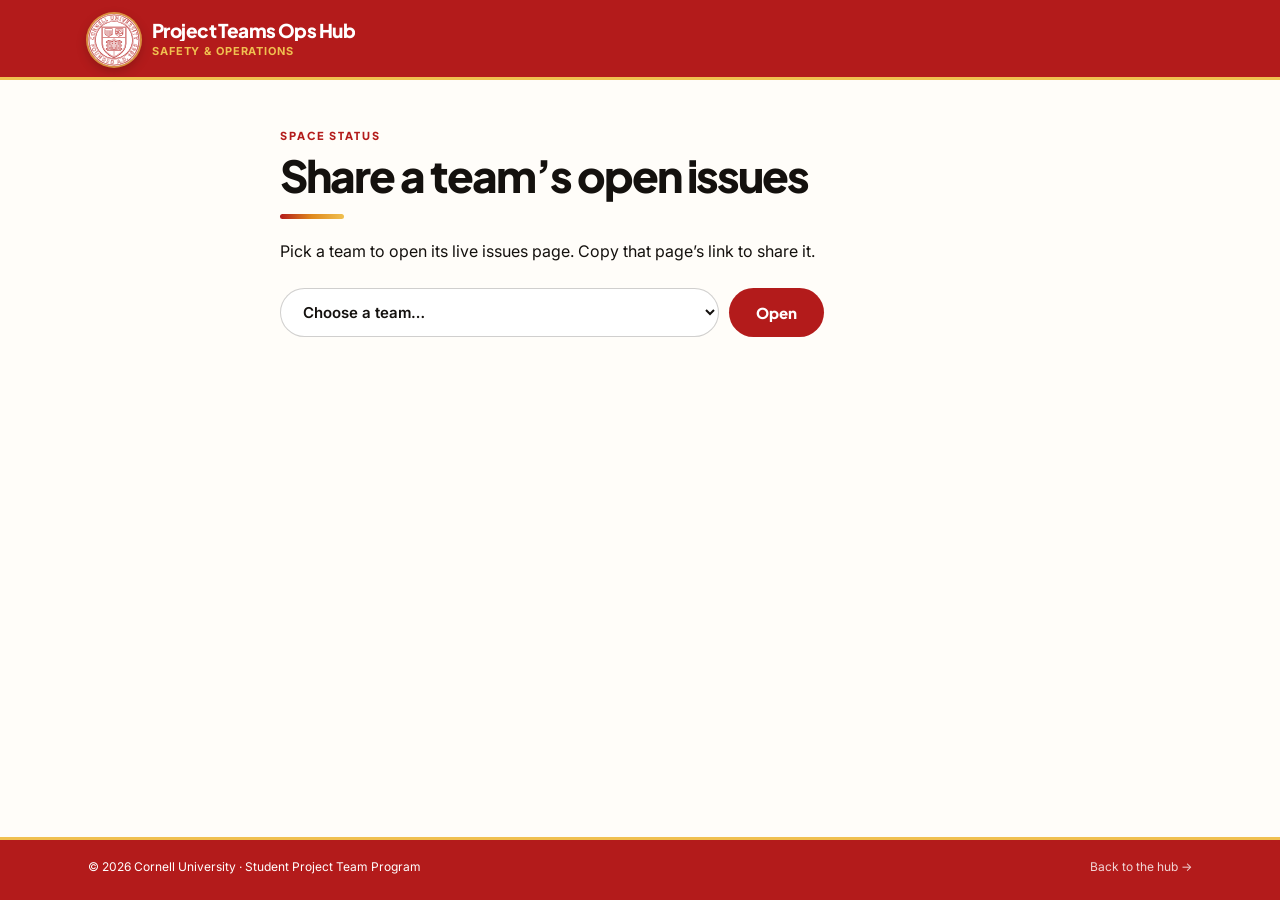
<file: team.html>
<!DOCTYPE html>
<html lang="en">
<!--
  Team open issues: a clean, shareable per-team view.
  URL:  team.html?team=Operations%20Team
  Embeds the team portal from the Space Status web app (markable via &act=1, so the
  team can mark items complete with a photo), keeping the address bar on this site
  instead of the script.google.com URL.
  With a team chosen the portal fills the window under the nav, and the link to
  share sits in the nav. Without one, the page is a team picker.
  Header/footer + tokens come from styles.css; web app URL from config.js.
-->
<head>
  <meta charset="UTF-8">
  <meta name="viewport" content="width=device-width, initial-scale=1.0">
  <title>Team open issues | Project Teams Ops Hub</title>
  <link rel="icon" href="assets/favicon.svg" type="image/svg+xml">
  <link rel="preconnect" href="https://fonts.googleapis.com">
  <link rel="preconnect" href="https://fonts.gstatic.com" crossorigin>
  <link rel="stylesheet" href="https://fonts.googleapis.com/css2?family=Inter:wght@400;500;600&family=Plus+Jakarta+Sans:wght@600;700;800&display=swap" media="print" onload="this.media='all';this.onload=null">
  <noscript><link rel="stylesheet" href="https://fonts.googleapis.com/css2?family=Inter:wght@400;500;600&family=Plus+Jakarta+Sans:wght@600;700;800&display=swap"></noscript>
  <link rel="stylesheet" href="styles.css">
  <script src="config.js"></script>
  <link rel="preconnect" href="https://script.google.com">
  <style>
    /* Cornell red nav on paper. With a team chosen, its issues fill the rest of the
       window: no frame around them and one scrollbar, not two. */
    body { background: #fffdf9; background-image: none; }
    .app-header { background: var(--red); box-shadow: none; }
    .app-header::after { height: 3px; background: var(--gold); }
    .app-footer { background: var(--red); }
    .app-footer::before { height: 3px; background: var(--gold); }
    .footer-bottom { color: #fff; }
    .header-inner { flex-wrap: nowrap; }

    /* The link to share sits in the nav. */
    .team-share { display: flex; align-items: center; justify-content: flex-end; gap: .5rem; flex: 0 1 27rem; min-width: 0; }
    .share-input {
      flex: 1 1 auto; min-width: 0; font: inherit; font-size: .8125rem; color: #fff; text-overflow: ellipsis;
      padding: .6rem .95rem; border: 1.5px solid rgba(255, 255, 255, .42); border-radius: 999px;
      background: rgba(255, 255, 255, .12); outline: none; transition: background .15s ease, border-color .15s ease;
    }
    .share-input:focus { border-color: #fff; background: rgba(255, 255, 255, .2); }
    .share-input::selection { background: var(--gold); color: #14110e; }
    .share-copy {
      flex: none; font-family: var(--font-display); font-size: .8125rem; font-weight: 800; color: #14110e;
      background: var(--gold); border: 0; border-radius: 999px; padding: .65rem 1.15rem; cursor: pointer; white-space: nowrap;
      transition: background .15s ease, color .15s ease, transform .15s ease;
    }
    .share-copy:hover { background: #fff; }
    .share-copy:active { transform: scale(.97); }
    .share-copy.is-done { background: #fff; color: #157a47; }
    .share-copy:focus-visible { outline: 2px solid #fff; outline-offset: 2px; }

    /* A team is chosen: nav, issues, a slim footer. The window is exactly filled. */
    .is-team .app-shell { height: 100vh; height: 100dvh; min-height: 0; }
    .is-team .team-main { display: flex; flex-direction: column; flex: 1; min-height: 0; max-width: none; padding: 0; }
    .is-team .app-footer { margin-top: 0; }
    .is-team .footer-bottom { padding: .6rem 1.5rem; border-top: 0; }
    .team-stage { position: relative; flex: 1; min-height: 0; }
    .team-frame { position: absolute; inset: 0; display: block; width: 100%; height: 100%; border: 0; background: #fffdf9; opacity: 0; transition: opacity .4s ease; }
    .team-stage.is-ready .team-frame { opacity: 1; }

    /* While the issues load: a heading block and ruled rows, the shape of the page to come. */
    .team-skel { position: absolute; inset: 0; display: flex; justify-content: center; padding: 2rem 1.5rem; pointer-events: none; transition: opacity .35s ease; }
    .team-stage.is-ready .team-skel { opacity: 0; }
    .team-skel-in { width: min(58rem, 100%); }
    .team-skel b, .team-skel span {
      display: block;
      background: linear-gradient(90deg, rgba(20, 17, 14, 0) 0%, rgba(20, 17, 14, .07) 50%, rgba(20, 17, 14, 0) 100%);
      background-size: 200% 100%;
      animation: issues-shimmer 1.4s ease-in-out infinite;
    }
    .team-skel b { width: min(16rem, 60%); height: 2.4rem; margin-bottom: 2rem; border-radius: 10px; background-color: rgba(179, 27, 27, .08); }
    .team-skel span { height: 3.7rem; border-top: 1px solid rgba(20, 17, 14, .14); }
    .team-skel span:nth-of-type(2) { animation-delay: .1s; }
    .team-skel span:nth-of-type(3) { animation-delay: .2s; }
    .team-skel span:nth-of-type(4) { animation-delay: .3s; }
    .team-skel span:nth-of-type(5) { animation-delay: .4s; }

    /* No team chosen: the picker. */
    .team-main { flex: 1; width: 100%; max-width: var(--page-max); margin: 0 auto; padding: 3rem 1.5rem 4rem; }
    .team-eyebrow { font-family: var(--font-display); font-size: .6875rem; font-weight: 800; text-transform: uppercase; letter-spacing: .18em; color: var(--red); }
    .team-title { font-family: var(--font-display); font-size: clamp(2rem, 5vw, 2.75rem); font-weight: 800; letter-spacing: -0.045em; line-height: 1.02; margin: .55rem 0 0; color: #14110e; }
    .team-rule { width: 64px; height: 5px; background: linear-gradient(90deg, var(--red), #e08a1e, var(--gold)); border-radius: 99px; margin: 1rem 0 1.25rem; }
    .team-lede { font-size: 1rem; line-height: 1.55; color: #14110e; max-width: 34rem; }
    .team-picker { display: flex; flex-wrap: wrap; gap: .625rem; max-width: 34rem; margin-top: 1.5rem; }
    .team-select {
      flex: 1; min-width: 14rem; font: inherit; font-size: .9375rem; font-weight: 600; color: #14110e; cursor: pointer;
      padding: .8rem 1.1rem; border: 1.5px solid rgba(20, 17, 14, .2); border-radius: 999px; background: #fff; outline: none;
      transition: border-color .15s ease, box-shadow .15s ease;
    }
    .team-select:focus { border-color: var(--red); box-shadow: 0 0 0 4px rgba(179, 27, 27, .14); }
    .team-go {
      font-family: var(--font-display); font-size: .9375rem; font-weight: 800; color: #fff; cursor: pointer;
      background: var(--red); border: 0; border-radius: 999px; padding: .8rem 1.7rem;
      transition: background .15s ease, transform .15s ease;
    }
    .team-go:hover { background: var(--red-dark); }
    .team-go:active { transform: scale(.97); }
    .team-go:focus-visible { outline: 2px solid var(--red); outline-offset: 3px; }

    /* Phones: the nav keeps the Copy link button and drops the address box, and the
       footer gives its space to the issues. The logo still leads back to the hub. */
    @media (max-width: 640px) {
      .share-input { display: none; }
      .team-share { flex: none; }
      .is-team .app-footer { display: none; }
    }
    @media (prefers-reduced-motion: reduce) {
      .team-frame, .team-skel, .share-copy, .team-go { transition: none; }
      .team-skel b, .team-skel span { animation: none; }
    }
  </style>
</head>
<body>

<div class="app-shell">
  <header class="app-header">
    <div class="header-inner">
      <a href="index.html" class="logo">
        <img src="assets/cornell-seal.svg" alt="Cornell University" class="logo-seal">
        <div class="logo-text-block">
          <div class="logo-text">Project Teams Ops Hub</div>
          <div class="logo-sub">Safety &amp; Operations</div>
        </div>
      </a>
      <div class="team-share" id="team-share"></div>
    </div>
  </header>

  <main class="team-main" id="team-main"></main>

  <footer class="app-footer">
    <div class="footer-bottom">
      <span>&copy; 2026 Cornell University &middot; Student Project Team Program</span>
      <a class="footer-back" href="index.html" style="color:rgba(255,255,255,.82);text-decoration:none">Back to the hub &rarr;</a>
    </div>
  </footer>
</div>

<script>
(function () {
  'use strict';

  var TEAMS = ['AguaClara','AppDev','AutoBoat','Autonomous Drone','Autonomous Sailboat','Autonomous Underwater Vehicle','Baja','Biomedical Device','ChemE Car','Combat Robotics','Concrete Canoe','Cornell Assistive Technologies','Custom Silicon Systems','Data Science','DEBUT','Design Build Fly','Digital Technology and Innovation','Electric Vehicles','Engineering World Health','Engineers for a Sustainable World','Engineers in Action','Engineers Without Borders','Extended Reality','FSAE Racing','GeoData','Hack4Impact','Hyperloop','iGEM','Mars Rover','Nexus','Operations Team','Rocketry','Seismic Design','SensTech','Solar Boat','Steel Bridge','Unmanned Air System'];

  var base = window.SPACE_STATUS_URL || '';
  var main = document.getElementById('team-main');
  var team = new URLSearchParams(location.search).get('team');

  function esc(s) { return String(s == null ? '' : s).replace(/&/g, '&amp;').replace(/</g, '&lt;').replace(/>/g, '&gt;').replace(/"/g, '&quot;'); }

  if (team) { renderTeam(team.trim()); } else { renderPicker(); }

  function renderTeam(name) {
    document.title = name + ' open issues | Project Teams Ops Hub';
    if (!base) {
      main.innerHTML =
        '<div class="team-eyebrow">Space Status</div>' +
        '<h1 class="team-title">' + esc(name) + ' open issues</h1>' +
        '<div class="team-rule"></div>' +
        '<p class="team-lede">The web app URL is not set. Add it in config.js.</p>';
      return;
    }
    // embed=1: the page inside drops its own top bar and outer padding. This page
    // supplies the nav, and the page inside carries the team's name as its heading.
    var src = base + (base.indexOf('?') >= 0 ? '&' : '?') + 'view=' + encodeURIComponent(name) + '&act=1&embed=1';
    document.body.classList.add('is-team');
    document.getElementById('team-share').innerHTML =
      '<input class="share-input" id="share-input" readonly value="' + esc(location.href) + '">' +
      '<button class="share-copy" id="share-copy" type="button">Copy link</button>';
    main.innerHTML =
      '<h1 class="sr-only">' + esc(name) + ' open issues</h1>' +
      '<div class="team-stage" id="team-stage">' +
        '<div class="team-skel" aria-hidden="true"><div class="team-skel-in"><b></b><span></span><span></span><span></span><span></span><span></span></div></div>' +
        '<iframe class="team-frame" id="team-frame" title="' + esc(name) + ' open issues" src="' + esc(src) + '"></iframe>' +
      '</div>';

    // Fade the issues in over the placeholder once they arrive. If the load event
    // never comes, show the frame anyway so the page is not left blank.
    var stage = document.getElementById('team-stage');
    var ready = function () { stage.classList.add('is-ready'); };
    document.getElementById('team-frame').addEventListener('load', ready);
    setTimeout(ready, 12000);

    var btn = document.getElementById('share-copy');
    var input = document.getElementById('share-input');
    input.addEventListener('focus', function () { input.select(); });
    btn.addEventListener('click', function () {
      var done = function () {
        btn.textContent = 'Copied';
        btn.classList.add('is-done');
        setTimeout(function () { btn.textContent = 'Copy link'; btn.classList.remove('is-done'); }, 1600);
      };
      // The address box is hidden on phones, where select-and-copy cannot work, so
      // fall back to it only when the clipboard call is refused.
      if (navigator.clipboard) { navigator.clipboard.writeText(location.href).then(done, function () { input.select(); document.execCommand('copy'); done(); }); }
      else { input.select(); document.execCommand('copy'); done(); }
    });
  }

  function renderPicker() {
    var opts = '<option value="" disabled selected>Choose a team&hellip;</option>';
    TEAMS.forEach(function (t) { opts += '<option value="' + esc(t) + '">' + esc(t) + '</option>'; });
    main.innerHTML =
      '<div class="team-eyebrow">Space Status</div>' +
      '<h1 class="team-title">Share a team&rsquo;s open issues</h1>' +
      '<div class="team-rule"></div>' +
      '<p class="team-lede">Pick a team to open its live issues page. Copy that page&rsquo;s link to share it.</p>' +
      '<form class="team-picker" id="team-picker">' +
        '<select class="team-select" id="team-select" required>' + opts + '</select>' +
        '<button class="team-go" type="submit">Open</button>' +
      '</form>';
    document.getElementById('team-picker').addEventListener('submit', function (e) {
      e.preventDefault();
      var v = document.getElementById('team-select').value;
      if (v) location.href = 'team.html?team=' + encodeURIComponent(v);
    });
  }
})();
</script>

</body>
</html>
</file>
<file: styles.css>
:root {
  --red: #b31b1b;
  --red-bright: #d62b2b;
  --red-dark: #8f1515;
  --gold: #f0c050;
  --gold-deep: #e0a020;
  --text: #16161a;
  --sub: #333;
  --line: #e7e7e3;
  --bg: #fbfaf7;
  --surface: #fff;
  --font: 'Inter', system-ui, -apple-system, sans-serif;
  --font-display: 'Plus Jakarta Sans', var(--font);
  --header-h: 80px;
  --page-max: 48rem;
  --content-max: 72rem;
  --radius: 12px;
  --radius-lg: 16px;
  --shadow-sm: 0 1px 3px rgba(20, 20, 30, 0.08);
  --shadow-md: 0 6px 18px rgba(20, 20, 30, 0.1);
}

*, *::before, *::after { box-sizing: border-box; margin: 0; padding: 0; }

/* Visually hidden, still announced by screen readers. */
.sr-only {
  position: absolute;
  width: 1px;
  height: 1px;
  padding: 0;
  margin: -1px;
  overflow: hidden;
  clip: rect(0, 0, 0, 0);
  white-space: nowrap;
  border: 0;
}

html { -webkit-font-smoothing: antialiased; text-rendering: optimizeLegibility; }

body {
  font-family: var(--font);
  font-size: 16px;
  line-height: 1.5;
  color: var(--text);
  background: var(--bg);
  background-image:
    radial-gradient(ellipse 90% 50% at 50% -10%, rgba(179, 27, 27, 0.08), transparent 60%),
    radial-gradient(ellipse 60% 40% at 100% 10%, rgba(240, 192, 80, 0.1), transparent 60%);
  background-attachment: fixed;
}

.app-shell { min-height: 100vh; display: flex; flex-direction: column; }

/* Header / masthead */

.app-header {
  position: sticky;
  top: 0;
  z-index: 40;
  height: var(--header-h);
  background: linear-gradient(135deg, #8f1515 0%, #6e1010 55%, #530c0c 100%);
  box-shadow: 0 2px 14px rgba(83, 12, 12, 0.4);
}

.app-header::after {
  content: '';
  position: absolute;
  left: 0; right: 0; bottom: 0;
  height: 3px;
  background: linear-gradient(90deg, rgba(240, 192, 80, 0) 0%, var(--gold) 50%, rgba(240, 192, 80, 0) 100%);
}

.header-inner {
  max-width: var(--content-max);
  width: 100%;
  height: 100%;
  margin: 0 auto;
  padding: 0 1.5rem;
  display: flex;
  align-items: center;
  justify-content: space-between;
  gap: 1rem;
}

.logo { display: flex; align-items: center; gap: .75rem; text-decoration: none; color: #fff; min-width: 0; }
.logo-seal {
  width: 52px;
  height: 52px;
  flex-shrink: 0;
  border-radius: 50%;
  background: #fff;
  box-shadow: 0 0 0 2px rgba(240, 192, 80, 0.7), 0 4px 12px rgba(0, 0, 0, 0.25);
}
.logo-text { font-family: var(--font-display); font-size: 1.1875rem; font-weight: 800; letter-spacing: -0.03em; line-height: 1.1; color: #fff; }
.logo-sub { font-size: .6875rem; font-weight: 700; text-transform: uppercase; letter-spacing: .08em; color: var(--gold); margin-top: .15rem; }

.header-tools {
  display: flex;
  align-items: center;
  justify-content: flex-end;
  gap: .75rem;
  flex: 1;
  min-width: 0;
}

/* Nav pills */

.hub-nav {
  display: flex;
  gap: .375rem;
  flex-shrink: 0;
  padding: .3125rem;
  background: rgba(0, 0, 0, 0.16);
  border: 1px solid rgba(255, 255, 255, 0.25);
  border-radius: 999px;
}

.hub-nav-btn {
  padding: .625rem 1.5rem;
  font: inherit;
  font-family: var(--font-display);
  font-size: 1rem;
  font-weight: 700;
  letter-spacing: -0.01em;
  color: rgba(255, 255, 255, 0.85);
  background: transparent;
  border: none;
  border-radius: 999px;
  cursor: pointer;
  transition: color .15s, background .15s, box-shadow .15s;
}

.hub-nav-btn:hover:not(.is-active) {
  color: #fff;
  background: rgba(255, 255, 255, 0.14);
}

.hub-nav-btn.is-active {
  color: var(--red-dark);
  background: #fff;
  box-shadow: 0 2px 10px rgba(0, 0, 0, 0.25), inset 0 0 0 1.5px rgba(240, 192, 80, 0.6);
}

/* Command Center — a peer destination, not a sub-item of Admin.
   Gold on burgundy is the loudest thing in the masthead, and the badge carries
   a live count, so it is informative as well as unmissable. */
.cmd-link {
  position: relative;
  display: inline-flex;
  align-items: center;
  gap: .5rem;
  flex-shrink: 0;
  padding: .6rem 1rem .6rem .85rem;
  font-family: var(--font-display);
  font-size: .8125rem;
  font-weight: 800;
  letter-spacing: .045em;
  text-transform: uppercase;
  color: #4d0f0f;
  text-decoration: none;
  white-space: nowrap;
  background: linear-gradient(180deg, #f4cd6b 0%, #e0a020 100%);
  border: 1px solid rgba(255, 255, 255, 0.5);
  border-radius: 999px;
  box-shadow: 0 3px 12px rgba(240, 192, 80, 0.35), inset 0 1px 0 rgba(255, 255, 255, 0.55);
  transition: transform .16s cubic-bezier(.22, 1, .36, 1), box-shadow .16s, filter .16s;
}

.cmd-link:hover {
  transform: translateY(-1px);
  box-shadow: 0 7px 20px rgba(240, 192, 80, 0.5), inset 0 1px 0 rgba(255, 255, 255, 0.6);
  filter: saturate(1.06);
}
.cmd-link:active { transform: translateY(0); }

/* On the Command Center page itself it becomes the current-page pill. */
.cmd-link.is-current {
  color: var(--red-dark);
  background: #fff;
  box-shadow: 0 2px 10px rgba(0, 0, 0, 0.25), inset 0 0 0 1.5px rgba(240, 192, 80, 0.7);
}

.cmd-dot {
  width: 7px;
  height: 7px;
  flex-shrink: 0;
  border-radius: 50%;
  background: #b31b1b;
  box-shadow: 0 0 0 3px rgba(179, 27, 27, 0.18);
  animation: cmd-pulse 2.2s ease-in-out infinite;
}

@keyframes cmd-pulse {
  0%, 100% { opacity: 1; transform: scale(1); }
  50% { opacity: .5; transform: scale(.78); }
}

.cmd-go { font-size: .9em; opacity: .65; transition: transform .18s cubic-bezier(.22, 1, .36, 1), opacity .15s; }
.cmd-link:hover .cmd-go { opacity: 1; transform: translateX(2px); }

/* Guide pages (docs, dev-guide) group Admin with a Command Center shortcut.
   These classes had no styles, so Command fell back to a raw blue link. Mirror
   the .cmd-link gold pill and drop the misleading caret. */
.hub-admin { display: inline-flex; align-items: center; gap: .375rem; }
.hub-admin-caret { display: none; }
.hub-admin-cmd {
  position: relative;
  display: inline-flex;
  align-items: center;
  gap: .45rem;
  flex-shrink: 0;
  padding: .55rem .9rem;
  font-family: var(--font-display);
  font-size: .78rem;
  font-weight: 800;
  letter-spacing: .045em;
  text-transform: uppercase;
  color: #4d0f0f;
  text-decoration: none;
  white-space: nowrap;
  background: linear-gradient(180deg, #f4cd6b 0%, #e0a020 100%);
  border: 1px solid rgba(255, 255, 255, 0.5);
  border-radius: 999px;
  box-shadow: 0 3px 12px rgba(240, 192, 80, 0.35), inset 0 1px 0 rgba(255, 255, 255, 0.55);
  transition: transform .16s cubic-bezier(.22, 1, .36, 1), box-shadow .16s, filter .16s;
}
.hub-admin-cmd:hover {
  transform: translateY(-1px);
  box-shadow: 0 7px 20px rgba(240, 192, 80, 0.5), inset 0 1px 0 rgba(255, 255, 255, 0.6);
  filter: saturate(1.06);
}
.hub-admin-cmd:active { transform: translateY(0); }
.hub-admin-cmd-dot {
  width: 7px; height: 7px; flex-shrink: 0; border-radius: 50%;
  background: #b31b1b; box-shadow: 0 0 0 3px rgba(179, 27, 27, 0.18);
  animation: cmd-pulse 2.2s ease-in-out infinite;
}
.hub-admin-cmd-go { font-size: .9em; opacity: .65; transition: transform .18s cubic-bezier(.22, 1, .36, 1), opacity .15s; }
.hub-admin-cmd:hover .hub-admin-cmd-go { opacity: 1; transform: translateX(2px); }

/* Live count of things needing attention. Hidden when there is nothing to say. */
.cmd-badge {
  display: inline-flex;
  align-items: center;
  justify-content: center;
  min-width: 20px;
  height: 20px;
  padding: 0 5px;
  font-family: var(--font);
  font-size: .6875rem;
  font-weight: 800;
  line-height: 1;
  color: #fff;
  background: var(--red);
  border-radius: 999px;
  box-shadow: 0 0 0 2px rgba(255, 255, 255, 0.55);
}
.cmd-badge[hidden] { display: none; }

/* ---- Header responsiveness ----------------------------------------------
   The masthead had no breakpoints: at 375px the logo alone was 267px, so the
   nav and search overlapped and the page scrolled sideways by ~259px. Nothing
   in a flex row shrinks unless you let it (min-width defaults to auto).      */

.logo { min-width: 0; }
.logo-text-block { min-width: 0; }
.logo-text { white-space: nowrap; overflow: hidden; text-overflow: ellipsis; }
.header-search { min-width: 0; }
.search-box { min-width: 0; }

@media (max-width: 1000px) {
  .hub-nav-btn { padding: .5rem 1rem; font-size: .9375rem; }
}

@media (max-width: 880px) {
  .logo-sub { display: none; }
  .logo-seal { width: 40px; height: 40px; }
  .logo-text { font-size: 1rem; }
}

/* NB: the mobile header layout lives in the existing @media (max-width:768px)
   block further down — don't add a second, competing breakpoint here. */

/* Narrow: drop the word "Center" so the button still fits beside the view pills. */
@media (max-width: 560px) {
  .cmd-text-full { display: none; }
}

@media (max-width: 420px) {
  .logo-seal { width: 34px; height: 34px; }
  .logo-text { font-size: .9375rem; }
  .hub-nav { padding: .25rem; gap: .25rem; }
  .hub-nav-btn { padding: .45rem .75rem; font-size: .875rem; }
  .cmd-link { padding: .45rem .7rem .45rem .6rem; font-size: .6875rem; gap: .35rem; }
  .search-kbd { display: none; }
}

/* Layout */

body:not(.is-searching) .hub-zone:not(.is-active) { display: none; }

.page-main {
  flex: 1;
  width: 100%;
  max-width: var(--content-max);
  margin: 0 auto;
  padding: 3rem 1.5rem 4rem;
  min-width: 0;
  overflow-x: hidden;
  /* clip cuts off sideways overflow like hidden but does not turn the page into its own
     scroll box, which kept the admin section list from sticking and pushed it 100px down. */
  overflow-x: clip;
}

#staff {
  width: 100%;
  max-width: var(--page-max);
  margin-left: auto;
  margin-right: auto;
}

#admin {
  width: 100%;
}

/* Header search (shared across hub pages) */

.header-search {
  position: relative;
  flex: 1;
  max-width: 17.5rem;
  min-width: 9rem;
}

.header-search .search-box { position: relative; display: flex; align-items: center; }

.header-search .search-icon {
  position: absolute;
  left: .75rem;
  width: 15px;
  height: 15px;
  color: #9a9a96;
  pointer-events: none;
  transition: color .15s;
}

.header-search .search-box:focus-within .search-icon { color: var(--red); }

.header-search .search-input {
  width: 100%;
  padding: .5rem 2.6rem .5rem 2.2rem;
  font: inherit;
  font-size: .875rem;
  color: var(--text);
  background: rgba(255, 255, 255, 0.96);
  border: 1.5px solid rgba(255, 255, 255, 0.35);
  border-radius: 999px;
  outline: none;
  transition: border-color .15s, box-shadow .15s;
}

.header-search .search-input::placeholder { color: #999; }

.header-search .search-input:focus {
  border-color: #fff;
  box-shadow: 0 0 0 3px rgba(240, 192, 80, 0.35);
}

.header-search .search-kbd {
  position: absolute;
  right: .65rem;
  font-family: var(--font);
  font-size: .625rem;
  font-weight: 700;
  color: var(--sub);
  background: #f0efea;
  border: 1px solid var(--line);
  border-bottom-width: 2px;
  border-radius: 5px;
  padding: .15rem .35rem;
  line-height: 1;
  pointer-events: none;
}

.header-search .search-clear {
  position: absolute;
  right: .55rem;
  width: 22px;
  height: 22px;
  display: flex;
  align-items: center;
  justify-content: center;
  background: #ebeae4;
  border: none;
  border-radius: 50%;
  color: var(--sub);
  font-size: .75rem;
  line-height: 1;
  cursor: pointer;
  transition: background .15s, color .15s, transform .15s;
}

.header-search .search-clear:hover { background: #e0dfd8; color: var(--text); transform: scale(1.08); }

.header-search .search-clear[hidden],
.header-search .search-kbd[hidden] { display: none; }

.header-search .search-meta {
  position: absolute;
  top: calc(100% + .5rem);
  right: 0;
  left: auto;
  min-width: 100%;
  width: max-content;
  max-width: min(22rem, 70vw);
  display: flex;
  align-items: center;
  justify-content: space-between;
  gap: .75rem;
  margin: 0;
  padding: .625rem .85rem;
  font-size: .75rem;
  color: var(--sub);
  background: #fff;
  border: 1px solid var(--line);
  border-radius: 10px;
  box-shadow: var(--shadow-md);
  z-index: 20;
}

.header-search .search-meta[hidden] { display: none; }

.search-count { font-weight: 700; color: var(--red); }

.search-hint { color: #8a8a86; white-space: nowrap; }

.search-hint kbd {
  font-family: var(--font);
  font-size: .6875rem;
  font-weight: 700;
  background: #f0efea;
  border: 1px solid var(--line);
  border-radius: 4px;
  padding: .05rem .3rem;
  margin: 0 .08rem;
  color: var(--sub);
}

mark {
  background: linear-gradient(180deg, var(--gold), var(--gold-deep));
  color: #3a2600;
  border-radius: 3px;
  padding: 0 .12em;
  font-weight: 700;
}

.action.is-active-result {
  outline: 3px solid var(--gold);
  outline-offset: 2px;
}

/* Zones */

.hub-zone { scroll-margin-top: calc(var(--header-h) + 1rem); }
.admin-block, .task-block { scroll-margin-top: calc(var(--header-h) + 1rem); }
#admin .admin-block { scroll-margin-top: calc(var(--header-h) + 1.25rem); }
/* On mobile the sidebar collapses to a sticky bar above the content. */
@media (max-width: 720px) {
  #admin .admin-block { scroll-margin-top: calc(var(--header-h) + 4.5rem); }
}
.hub-zone.hidden { display: none; }

/* When a search matches multiple views, separate the stacked zones clearly. */
body.is-searching .hub-zone:not(.hidden) ~ .hub-zone:not(.hidden) {
  margin-top: 2.5rem;
  padding-top: 2.5rem;
  border-top: 1.5px solid var(--line);
}

.zone-label {
  display: inline-block;
  font-family: var(--font-display);
  font-size: .6875rem;
  font-weight: 800;
  text-transform: uppercase;
  letter-spacing: .1em;
  color: #fff;
  background: linear-gradient(135deg, var(--red-bright), var(--red-dark));
  padding: .35rem .8rem;
  border-radius: 999px;
  margin-bottom: 1.5rem;
  box-shadow: 0 2px 8px rgba(179, 27, 27, 0.3);
}

/* Action buttons (base) */

.action-group { display: flex; flex-direction: column; gap: .625rem; }

.action {
  position: relative;
  display: flex;
  flex-direction: column;
  gap: .2rem;
  width: 100%;
  padding: 1rem 3.25rem 1.0625rem 1.25rem;
  text-decoration: none;
  text-align: left;
  border-radius: var(--radius);
  cursor: pointer;
  transition: transform .18s cubic-bezier(.22,1,.36,1), box-shadow .18s ease, background .18s ease, border-color .18s ease;
}

.action-title { font-family: var(--font-display); font-size: 1.0625rem; font-weight: 700; letter-spacing: -0.02em; line-height: 1.25; }
.action-sub { font-size: .8125rem; font-weight: 400; line-height: 1.5; max-width: none; }

/* arrow chip shared geometry */
.action::after {
  content: '\2192';
  position: absolute;
  right: 1rem;
  top: 50%;
  transform: translateY(-50%);
  width: 30px;
  height: 30px;
  display: flex;
  align-items: center;
  justify-content: center;
  border-radius: 50%;
  font-size: 1.0625rem;
  transition: transform .18s ease, background .18s ease, color .18s ease;
}

/* Staff buttons, all Cornell red. The depth comes from restraint rather than a strong
   gradient: a narrow tonal range, a hairline top highlight so the surface reads as lit
   from above, and a two-part red-tinted shadow (a tight contact edge plus a soft
   ambient one) instead of a single grey blur. */

#staff .action {
  color: #fff;
  background: linear-gradient(176deg, #bd2020 0%, var(--red) 52%, #971717 100%);
  box-shadow:
    0 1px 2px rgba(94, 13, 13, 0.24),
    0 8px 20px -6px rgba(143, 21, 21, 0.34),
    inset 0 1px 0 rgba(255, 255, 255, 0.14),
    inset 0 0 0 1px rgba(255, 255, 255, 0.05);
}

#staff .action-title { color: #fff; }
#staff .action-sub { color: rgba(255, 255, 255, 0.82); }

#staff .action::after {
  background: rgba(255, 255, 255, 0.14);
  color: #fff;
  box-shadow: inset 0 0 0 1px rgba(255, 255, 255, 0.16);
}

#staff .action:hover {
  transform: translateY(-2px);
  box-shadow:
    0 2px 4px rgba(94, 13, 13, 0.22),
    0 16px 32px -10px rgba(143, 21, 21, 0.44),
    inset 0 1px 0 rgba(255, 255, 255, 0.18),
    inset 0 0 0 1px rgba(255, 255, 255, 0.07);
}

#staff .action:hover::after { background: rgba(255, 255, 255, 0.24); transform: translateY(-50%) translateX(3px); }

#staff .action:active {
  transform: translateY(0);
  box-shadow:
    0 1px 2px rgba(94, 13, 13, 0.26),
    0 4px 10px -4px rgba(143, 21, 21, 0.3),
    inset 0 1px 0 rgba(255, 255, 255, 0.1);
}

/* Featured staff task */

.task-featured { display: flex; flex-direction: column; margin-bottom: 1.5rem; }

#staff .task-featured .action {
  padding: 1.5rem 3.5rem 1.625rem 1.5rem;
  border-radius: var(--radius-lg);
  background: linear-gradient(148deg, #c62525 0%, var(--red) 46%, #8d1414 100%);
  box-shadow:
    0 1px 2px rgba(94, 13, 13, 0.26),
    0 14px 34px -10px rgba(143, 21, 21, 0.42),
    inset 0 1px 0 rgba(255, 255, 255, 0.18),
    inset 0 0 0 1px rgba(255, 255, 255, 0.06);
}

#staff .task-featured .action:hover {
  box-shadow:
    0 2px 4px rgba(94, 13, 13, 0.24),
    0 22px 44px -12px rgba(143, 21, 21, 0.5),
    inset 0 1px 0 rgba(255, 255, 255, 0.22),
    inset 0 0 0 1px rgba(255, 255, 255, 0.08);
}

#staff .task-featured .action-title { font-size: 1.75rem; letter-spacing: -0.04em; line-height: 1.05; }
#staff .task-featured .action-sub { font-size: .9375rem; margin-top: .35rem; }

#staff .task-featured .action::after {
  width: 38px; height: 38px; font-size: 1.25rem;
  right: 1.25rem;
}

/* Staff people directory (Contact Info tab: name, email, Roles) */

.people-section {
  margin-top: 2.75rem;
  padding-top: 1.75rem;
  border-top: 1.5px solid var(--line);
}

.people-head {
  display: flex;
  align-items: flex-start;
  justify-content: space-between;
  gap: 1rem;
  cursor: pointer;
  list-style: none;
}

.people-head-text { min-width: 0; flex: 1; }

.people-fold[open] > .people-head { margin-bottom: 1rem; }

.people-head::-webkit-details-marker { display: none; }
.people-head::marker { content: none; }

.people-head::after {
  content: '';
  box-sizing: border-box;
  flex-shrink: 0;
  width: 0.55rem;
  height: 0.55rem;
  margin-top: 0.55rem;
  border-right: 2px solid #8a847c;
  border-bottom: 2px solid #8a847c;
  transform: rotate(45deg);
}

.people-fold[open] > .people-head::after {
  margin-top: 0.35rem;
  transform: rotate(-135deg);
}

.people-label {
  font-family: var(--font-display);
  font-size: 1.35rem;
  font-weight: 800;
  letter-spacing: -0.04em;
  line-height: 1.1;
  color: var(--text);
}

.people-count {
  font-size: .8125rem;
  font-weight: 700;
  letter-spacing: 0;
  color: #8a847c;
  margin-left: .35rem;
}

.people-label::after {
  content: '';
  display: block;
  width: 46px;
  height: 3px;
  margin-top: .5rem;
  border-radius: 99px;
  background: linear-gradient(90deg, var(--red-dark), var(--red), var(--gold));
}

.people-lede {
  margin-top: .45rem;
  font-size: .875rem;
  color: var(--sub);
}

.people-filters {
  display: flex;
  flex-wrap: wrap;
  gap: .4rem;
  margin: 1.05rem 0 1.25rem;
}

.people-filters[hidden],
.people-group[hidden] { display: none; }

.people-chip {
  appearance: none;
  font-family: var(--font-display);
  font-size: .8125rem;
  font-weight: 700;
  letter-spacing: -0.01em;
  color: var(--text);
  background: #fff;
  border: 1.5px solid var(--line);
  border-radius: 999px;
  padding: .38rem .75rem;
  cursor: pointer;
  line-height: 1.2;
}

.people-chip span {
  font-size: .6875rem;
  font-weight: 800;
  color: #8a847c;
  margin-left: .15rem;
}

.people-chip:hover { border-color: #cfcbc3; background: #faf9f6; }

.people-chip.is-active {
  color: #fff;
  background: linear-gradient(180deg, #d62b2b, var(--red) 55%, var(--red-dark));
  border-color: transparent;
  box-shadow: 0 4px 12px rgba(179, 27, 27, .22);
}

.people-chip.is-active span { color: rgba(255,255,255,.82); }

.people-directory.is-loading {
  display: grid;
  gap: .55rem;
}

.people-directory.is-loading::before,
.people-directory.is-loading::after {
  content: '';
  height: 3.35rem;
  border-radius: 14px;
  background: #efece4;
}

.people-group + .people-group { margin-top: 1.35rem; }

.people-group-label {
  display: flex;
  align-items: baseline;
  gap: .4rem;
  font-family: var(--font-display);
  font-size: .6875rem;
  font-weight: 800;
  letter-spacing: .12em;
  text-transform: uppercase;
  color: #7a746c;
  margin-bottom: .45rem;
}

.people-group-label span {
  letter-spacing: 0;
  font-size: .6875rem;
  color: #b0aaa2;
}

.people-list {
  display: grid;
  grid-template-columns: 1fr;
  gap: .45rem;
}

@media (min-width: 640px) {
  .people-list { grid-template-columns: 1fr 1fr; }
}

.people-card {
  --tone: #8f1515;
  position: relative;
  display: flex;
  align-items: flex-start;
  gap: .75rem;
  min-width: 0;
  padding: .7rem .85rem .7rem .95rem;
  text-decoration: none;
  color: inherit;
  background: #fff;
  border: 1px solid #ece8df;
  border-radius: 14px;
  box-shadow: 0 1px 2px rgba(20, 20, 30, 0.04);
  transition: border-color .15s ease, box-shadow .15s ease, background .15s ease;
}

.people-card::before {
  content: '';
  position: absolute;
  left: 0;
  top: 10px;
  bottom: 10px;
  width: 3px;
  border-radius: 99px;
  background: var(--tone);
}

a.people-card:hover,
a.people-card:focus-visible {
  border-color: color-mix(in srgb, var(--tone) 32%, #ece8df);
  box-shadow: 0 8px 20px -12px rgba(20, 20, 30, 0.42);
  background: #fffdf8;
}

a.people-card:focus-visible,
a.people-card.is-active-result {
  outline: 2px solid var(--gold);
  outline-offset: 2px;
}

.people-card--static { cursor: default; }

.people-card--admin { --tone: #c9a227; }
.people-card--ops { --tone: #b31b1b; }
.people-card--projects { --tone: #c4891a; }
.people-card--apps { --tone: #6e1010; }
.people-card--digital { --tone: #3a3a44; }
.people-card--lead { --tone: #7a1f1f; }
.people-card--coord { --tone: #6b5a3a; }
.people-card--staff { --tone: #6b645c; }

.people-avatar {
  flex-shrink: 0;
  width: 36px;
  height: 36px;
  margin-top: 1px;
  border-radius: 50%;
  display: flex;
  align-items: center;
  justify-content: center;
  font-family: var(--font-display);
  font-size: .75rem;
  font-weight: 800;
  letter-spacing: .04em;
  color: #fff;
  background: var(--tone);
}

.people-card--admin .people-avatar { color: #3a2a08; }

.people-body {
  min-width: 0;
  flex: 1;
  display: flex;
  flex-direction: column;
  gap: .1rem;
}

.people-name {
  font-family: var(--font-display);
  font-size: .9375rem;
  font-weight: 800;
  letter-spacing: -0.03em;
  color: var(--text);
  line-height: 1.15;
  white-space: nowrap;
  overflow: hidden;
  text-overflow: ellipsis;
}

.people-role {
  font-size: .6875rem;
  font-weight: 600;
  color: var(--tone);
  line-height: 1.35;
}

.people-email {
  font-size: .75rem;
  font-weight: 500;
  color: #8a847c;
  white-space: nowrap;
  overflow: hidden;
  text-overflow: ellipsis;
}

/* Weekly desk calendar (FA25 schedule tab) */

.sched-section {
  margin-top: 2.75rem;
  padding-top: 1.75rem;
  border-top: 1.5px solid var(--line);
  scroll-margin-top: calc(var(--header-h) + 1rem);
}

.sched-head {
  display: flex;
  align-items: flex-end;
  justify-content: space-between;
  gap: 1rem;
  margin-bottom: 1.35rem;
}

.sched-head-text { min-width: 0; flex: 1; }

.sched-label {
  font-family: var(--font-display);
  font-size: 1.35rem;
  font-weight: 800;
  letter-spacing: -0.04em;
  line-height: 1.1;
  color: var(--text);
}

.sched-label::after {
  content: '';
  display: block;
  width: 46px;
  height: 3px;
  margin-top: .5rem;
  border-radius: 99px;
  background: linear-gradient(90deg, var(--red-dark), var(--red), var(--gold));
}

.sched-lede {
  margin-top: .45rem;
  font-size: .875rem;
  color: var(--sub);
}

.sched-source {
  flex-shrink: 0;
  font-size: .75rem;
  font-weight: 700;
  color: #8a847c;
  text-decoration: none;
  border-bottom: 1px dashed #d0cbc3;
  padding-bottom: 1px;
}

.sched-source:hover { color: var(--red); border-bottom-color: var(--red); }

.sched-refreshed {
  font-size: .72rem;
  font-weight: 700;
  color: #8a847c;
  min-height: 1em;
}

.sched-refreshed.is-bad { color: #b31b1b; }

.sched-refresh {
  -webkit-appearance: none;
  appearance: none;
  display: inline-flex;
  align-items: center;
  gap: .35rem;
  font-family: var(--font);
  font-size: .75rem;
  font-weight: 700;
  color: #57534e;
  background: #fff;
  border: 1.5px solid #e2ddd6;
  border-radius: 999px;
  padding: .35rem .75rem .35rem .6rem;
  cursor: pointer;
  line-height: 1.2;
}

.sched-refresh:hover { border-color: #b5b0a8; color: #292524; }

.sched-refresh:disabled { opacity: .65; cursor: default; }

.sched-refresh.is-spin svg { animation: issues-spin .7s linear infinite; }

.sched-refresh:focus-visible {
  outline: none;
  border-color: var(--red);
  box-shadow: 0 0 0 4px rgba(179, 27, 27, .12);
}

.sched-tools {
  display: flex;
  flex-wrap: wrap;
  align-items: center;
  justify-content: flex-end;
  gap: .5rem .75rem;
  flex-shrink: 0;
}

.sched-views {
  display: flex;
  gap: .2rem;
  padding: .18rem;
  background: #efeee9;
  border-radius: 999px;
}

.sched-view {
  -webkit-appearance: none;
  appearance: none;
  border: none;
  cursor: pointer;
  font-family: var(--font-display);
  font-size: .75rem;
  font-weight: 800;
  letter-spacing: .02em;
  color: #57534e;
  background: transparent;
  padding: .35rem .9rem;
  border-radius: 999px;
  line-height: 1.2;
}

.sched-view:hover { color: #1c1917; }

.sched-view.is-active {
  color: var(--red);
  background: #fff;
  box-shadow: 0 1px 3px rgba(20, 20, 30, .12);
}

.sched-view:focus-visible {
  outline: none;
  box-shadow: 0 0 0 4px rgba(179, 27, 27, .12);
}

.sched-daybar {
  display: flex;
  align-items: stretch;
  gap: .5rem;
  margin-bottom: .65rem;
}

.sched-jumps {
  display: flex;
  flex: 1;
  min-width: 0;
  background: #fff;
  border: 1.5px solid var(--line);
  border-radius: 12px;
  overflow: hidden;
  box-shadow: var(--shadow-sm);
}

.sched-jump {
  -webkit-appearance: none;
  appearance: none;
  flex: 1;
  min-width: 0;
  border: none;
  border-right: 1px solid #efece6;
  background: #fff;
  padding: .65rem .4rem .6rem;
  cursor: pointer;
  font-family: var(--font-display);
  font-size: .72rem;
  font-weight: 800;
  letter-spacing: .06em;
  text-transform: uppercase;
  color: #8a847c;
  line-height: 1.2;
}

.sched-jump:last-child { border-right: none; }

.sched-jump:hover { color: #292524; background: #fafaf7; }

.sched-jump.is-today { color: var(--red); }

.sched-jump.is-on {
  color: var(--red);
  background: #faf6f4;
}

.sched-jump-dot {
  display: block;
  width: 5px;
  height: 5px;
  margin: .22rem auto 0;
  border-radius: 50%;
  background: var(--red);
}

.sched-jump:focus-visible {
  outline: none;
  box-shadow: inset 0 0 0 2px var(--red);
}

.sched-back-today {
  -webkit-appearance: none;
  appearance: none;
  flex-shrink: 0;
  align-self: center;
  font-family: var(--font);
  font-size: .72rem;
  font-weight: 800;
  color: var(--red);
  background: #fff;
  border: 1.5px solid #ead4d4;
  border-radius: 999px;
  padding: .45rem .75rem;
  cursor: pointer;
  line-height: 1.2;
}

.sched-back-today:hover { background: #faf6f4; }

.sched-back-today[hidden] { display: none; }

.sched-dayframe {
  border-radius: 18px;
  border: 1.5px solid var(--line);
  background: #fff;
  box-shadow: var(--shadow-sm);
  overflow: hidden;
}

.sched-filters[hidden] { display: none; }

.sched-filters {
  display: flex;
  flex-wrap: wrap;
  gap: .4rem;
  margin-bottom: .9rem;
}

.sched-chip {
  -webkit-appearance: none;
  appearance: none;
  font-family: var(--font);
  font-size: .75rem;
  font-weight: 700;
  color: #57534e;
  background: #fff;
  border: 1.5px solid #e2ddd6;
  border-radius: 999px;
  padding: .42rem .85rem;
  cursor: pointer;
  line-height: 1.2;
}

.sched-chip:hover { border-color: #b5b0a8; color: #292524; }

.sched-chip.is-active {
  color: #fff;
  background: var(--red);
  border-color: var(--red-dark);
}

.sched-board.is-loading {
  min-height: 16rem;
  border-radius: 18px;
  background: #fff;
  border: 1.5px solid var(--line);
}

.sched-board.is-loading::before,
.sched-board.is-loading::after {
  content: '';
  display: block;
  height: 12px;
  margin: 1.25rem 1.25rem 0;
  border-radius: 99px;
  background: linear-gradient(90deg, #efece6, #f7f5f1, #efece6);
  background-size: 200% 100%;
}

.sched-hscroll {
  position: relative;
}

.sched-hscroll::before,
.sched-hscroll::after {
  content: '';
  position: absolute;
  top: 1.5px;
  bottom: 1.5px;
  width: 2.4rem;
  pointer-events: none;
  z-index: 6;
  opacity: 0;
  transition: opacity .2s ease;
}

.sched-hscroll::before {
  left: 4.6rem;
  width: 1.6rem;
  background: linear-gradient(90deg, #fff 20%, transparent);
}

.sched-hscroll::after {
  right: 1.5px;
  border-radius: 0 16px 16px 0;
  background: linear-gradient(270deg, #fff 35%, transparent);
}

.sched-hscroll.has-left::before,
.sched-hscroll.has-right::after { opacity: 1; }

.sched-nudge {
  -webkit-appearance: none;
  appearance: none;
  position: absolute;
  top: .7rem;
  bottom: auto;
  z-index: 8;
  width: 1.85rem;
  height: 1.85rem;
  margin: 0;
  padding: 0;
  display: inline-flex;
  align-items: center;
  justify-content: center;
  color: #44403c;
  background: #fff;
  border: 1.5px solid #e2ddd6;
  border-radius: 999px;
  box-shadow: 0 4px 12px rgba(20, 20, 30, .1);
  cursor: pointer;
  opacity: 0;
  pointer-events: none;
  transition: opacity .2s ease, border-color .15s, color .15s;
}

.sched-nudge--prev { left: .7rem; }
.sched-nudge--next { right: .7rem; }

.sched-hscroll.is-scrollable.has-left .sched-nudge--prev,
.sched-hscroll.is-scrollable.has-right .sched-nudge--next {
  opacity: 1;
  pointer-events: auto;
}

.sched-nudge:hover { border-color: #b5b0a8; color: #1c1917; }

.sched-nudge:focus-visible {
  outline: none;
  border-color: var(--red);
  box-shadow: 0 0 0 4px rgba(179, 27, 27, .12);
}

.sched-scroll {
  overflow-x: auto;
  -webkit-overflow-scrolling: touch;
  overscroll-behavior-x: contain;
  scroll-snap-type: x proximity;
  scroll-padding-left: 4.6rem;
  border-radius: 18px;
  border: 1.5px solid var(--line);
  background: #fff;
  box-shadow: var(--shadow-sm);
  scrollbar-width: thin;
  scrollbar-color: #c9c3ba transparent;
}

.sched-scroll::-webkit-scrollbar { height: 8px; }
.sched-scroll::-webkit-scrollbar-track { background: transparent; }
.sched-scroll::-webkit-scrollbar-thumb {
  background: #d6d1c9;
  border-radius: 99px;
}

.sched-week {
  --sched-hours: 12;
  display: grid;
  grid-template-columns: 4.6rem repeat(7, minmax(7.6rem, 1fr));
  min-width: 60rem;
  padding: .75rem 1.2rem 1.5rem 0;
}

.sched-week.is-day {
  grid-template-columns: 4.6rem minmax(0, 1fr);
  min-width: 0;
  padding: .7rem 1.2rem 1.55rem 0;
}

.sched-board.is-day .sched-gutter-body,
.sched-board.is-day .sched-day-body {
  height: calc(var(--sched-hours) * 3.05rem);
}

.sched-week.is-day .sched-gutter-head,
.sched-week.is-day .sched-day-head { display: none; }

.sched-week.is-day .sched-shift {
  left: .7rem;
  right: .7rem;
  padding: .7rem 1rem .75rem 1.05rem;
  gap: .18rem;
}

.sched-week.is-day .sched-shift-time { font-size: .68rem; }

.sched-week.is-day .sched-shift-who { font-size: .95rem; }

.sched-empty {
  position: absolute;
  left: 1rem;
  right: 1rem;
  top: 28%;
  margin: 0;
  text-align: center;
  font-size: .875rem;
  font-weight: 600;
  color: #a8a29e;
}

.sched-board.is-week .sched-day-head { cursor: pointer; }

.sched-gutter {
  position: sticky;
  left: 0;
  z-index: 5;
  padding: 0 .55rem 0 1rem;
  background: #fff;
}

.sched-hscroll.has-left .sched-gutter {
  box-shadow: 8px 0 12px -8px rgba(20, 20, 30, .16);
}

.sched-gutter-head,
.sched-day-head {
  height: 3.7rem;
  display: flex;
  flex-direction: column;
  align-items: center;
  justify-content: flex-end;
  gap: .15rem;
  padding: .45rem .35rem .55rem;
}

.sched-gutter-body,
.sched-day-body {
  position: relative;
  height: calc(var(--sched-hours) * 2.55rem);
}

.sched-tick {
  position: absolute;
  left: 0;
  right: .15rem;
  transform: translateY(-50%);
  font-size: .62rem;
  font-weight: 700;
  letter-spacing: .02em;
  color: #a8a29e;
  text-align: right;
  padding-right: .15rem;
}

.sched-day {
  min-width: 0;
  border-radius: 12px;
  scroll-snap-align: start;
}

.sched-day.is-weekend .sched-day-body {
  background: repeating-linear-gradient(
    -12deg,
    transparent,
    transparent 10px,
    rgba(20, 20, 30, .015) 10px,
    rgba(20, 20, 30, .015) 11px
  );
}

.sched-day-name {
  font-family: var(--font-display);
  font-size: .72rem;
  font-weight: 800;
  letter-spacing: .14em;
  text-transform: uppercase;
  color: #8a847c;
}

.sched-day-full { display: none; }

.sched-day.is-today .sched-day-name { color: var(--red); }

.sched-today-pill {
  font-size: .58rem;
  font-weight: 800;
  letter-spacing: .08em;
  text-transform: uppercase;
  color: #fff;
  background: var(--red);
  border-radius: 999px;
  padding: .12rem .4rem;
}

.sched-hourline {
  position: absolute;
  left: .4rem;
  right: .4rem;
  height: 1px;
  background: #f0eee9;
  pointer-events: none;
}

.sched-shift {
  position: absolute;
  left: .4rem;
  right: .4rem;
  z-index: 1;
  display: flex;
  flex-direction: column;
  justify-content: center;
  gap: .08rem;
  padding: .4rem .55rem .42rem .7rem;
  overflow: hidden;
  border-radius: 10px;
  background: var(--shift-bg, #fde8e8);
  color: var(--shift-fg, #6e1010);
  box-shadow: inset 3px 0 0 var(--shift-bar, var(--red)), 0 1px 2px rgba(20, 20, 30, .06);
  transition: opacity .15s, transform .15s;
}

.sched-shift:hover {
  z-index: 2;
  transform: translateY(-1px);
}

.sched-shift.is-now {
  box-shadow: inset 3px 0 0 var(--shift-bar, var(--red)), 0 0 0 2px rgba(240, 192, 80, .75), 0 6px 14px rgba(20, 20, 30, .1);
}

.sched-shift.is-dim {
  opacity: .16;
  pointer-events: none;
}

.sched-shift-time {
  font-size: .58rem;
  font-weight: 800;
  letter-spacing: .04em;
  text-transform: uppercase;
  opacity: .72;
  line-height: 1.1;
}

.sched-shift-who {
  font-size: .78rem;
  font-weight: 800;
  letter-spacing: -.02em;
  line-height: 1.15;
  display: flex;
  flex-wrap: wrap;
  align-items: baseline;
  gap: .15rem;
}

.sched-shift-who b { font-weight: 800; }

.sched-and {
  font-weight: 700;
  opacity: .45;
  font-size: .7em;
}

.sched-nowline {
  position: absolute;
  left: 0;
  right: 0;
  z-index: 3;
  height: 0;
  border-top: 2px solid #c9a227;
  pointer-events: none;
}

.sched-nowline span {
  position: absolute;
  left: .45rem;
  top: -0.7rem;
  font-size: .55rem;
  font-weight: 800;
  letter-spacing: .1em;
  text-transform: uppercase;
  color: #7a6414;
  background: #f4e4a8;
  border-radius: 4px;
  padding: .12rem .35rem;
}

@media (max-width: 640px) {
  .sched-head { flex-direction: column; align-items: flex-start; }
  .sched-tools { justify-content: flex-start; }
  .sched-week { min-width: 56rem; }
  .sched-week.is-day { min-width: 0; }
  .sched-jump { font-size: .65rem; padding: .55rem .2rem .5rem; }
  .sched-gutter { padding-left: .75rem; }
}

.action-note {
  margin-top: .5rem;
  padding: .7rem .95rem .75rem;
  font-size: .875rem;
  font-weight: 500;
  line-height: 1.45;
  color: #5c574f;
  background:
    linear-gradient(180deg, rgba(255,255,255,.7), transparent 42%),
    #f7f3ea;
  border: 1px solid #e8dfcc;
  border-radius: 12px;
  box-shadow: 0 1px 0 rgba(255, 255, 255, .85) inset;
}
.action-note a {
  font-family: var(--font-display);
  font-weight: 800;
  letter-spacing: -.015em;
  color: var(--red);
  text-decoration: none;
  background-image: linear-gradient(90deg, var(--gold), var(--gold-deep));
  background-size: 100% 2px;
  background-position: 0 92%;
  background-repeat: no-repeat;
}
.action-note a::after {
  content: '\2192';
  display: inline-block;
  margin-left: .35em;
  font-weight: 800;
  color: var(--gold-deep);
  transition: transform .18s ease;
}
.action-note a:hover { color: var(--red-dark); }
.action-note a:hover::after { transform: translateX(3px); }


/* Open issues dashboard — slide-over panel */

.issues-panel {
  position: fixed;
  inset: 0;
  z-index: 100;
  display: flex;
  align-items: stretch;
  justify-content: flex-end;
  pointer-events: none;
}

.issues-panel[hidden] { display: none; }

.issues-panel.is-open { pointer-events: auto; }

.issues-panel-backdrop {
  position: absolute;
  inset: 0;
  background: rgba(14, 14, 18, 0.52);
  backdrop-filter: blur(4px);
  opacity: 0;
  transition: opacity .32s ease;
}

.issues-panel.is-open .issues-panel-backdrop { opacity: 1; }

.issues-panel-dialog {
  position: relative;
  z-index: 1;
  display: flex;
  flex-direction: column;
  width: 100%;
  max-width: 56rem;
  min-width: 0;
  height: 100%;
  background: #f5f4f0;
  box-shadow: -12px 0 48px rgba(20, 20, 30, 0.22);
  transform: translateX(100%);
  transition: transform .36s cubic-bezier(.22, 1, .36, 1);
  overflow: hidden;
}

.issues-panel.is-open .issues-panel-dialog { transform: translateX(0); }

.issues-panel-accent {
  position: absolute;
  top: 0;
  left: 0;
  right: 0;
  height: 4px;
  background: linear-gradient(90deg, #8f1515 0%, var(--red) 45%, var(--gold) 100%);
  z-index: 2;
}

.issues-panel-head {
  flex-shrink: 0;
  display: flex;
  align-items: center;
  justify-content: space-between;
  gap: .75rem;
  min-width: 0;
  padding: .7rem 1.1rem;
  background: linear-gradient(180deg, #fff 0%, #fafaf8 100%);
  border-bottom: 1.5px solid var(--line);
}

.issues-panel-brand {
  display: flex;
  align-items: center;
  gap: .6rem;
  min-width: 0;
}

.issues-panel-seal {
  width: 30px;
  height: 30px;
  flex-shrink: 0;
  border-radius: 50%;
  background: #fff;
  box-shadow: 0 0 0 1.5px rgba(240, 192, 80, 0.6), 0 2px 6px rgba(0, 0, 0, 0.1);
}

.issues-panel-eyebrow {
  font-family: var(--font-display);
  font-size: .6875rem;
  font-weight: 800;
  text-transform: uppercase;
  letter-spacing: .12em;
  color: var(--red);
}

.issues-panel-title {
  font-family: var(--font-display);
  font-size: 1.15rem;
  font-weight: 800;
  letter-spacing: -0.03em;
  line-height: 1.1;
  margin-top: .05rem;
  color: var(--text);
}

.issues-panel-sub {
  margin-top: .3rem;
  font-size: .8125rem;
  color: var(--sub);
  line-height: 1.45;
}

.issues-panel-actions {
  display: flex;
  align-items: center;
  gap: .5rem;
  flex-shrink: 0;
}

.issues-panel-btn {
  display: inline-flex;
  align-items: center;
  justify-content: center;
  gap: .4rem;
  font-family: var(--font-display);
  font-size: .78rem;
  font-weight: 700;
  letter-spacing: -0.01em;
  line-height: 1;
  padding: .5rem .8rem;
  border-radius: 9px;
  border: 1.5px solid transparent;
  cursor: pointer;
  text-decoration: none;
  transition: transform .16s ease, box-shadow .16s ease, background .16s ease, border-color .16s ease, color .16s ease;
}

.issues-panel-btn--secondary {
  color: var(--text);
  background: var(--surface);
  border-color: var(--line);
  box-shadow: var(--shadow-sm);
}

.issues-panel-btn--secondary:hover {
  border-color: rgba(179, 27, 27, 0.35);
  color: var(--red-dark);
  transform: translateY(-1px);
  box-shadow: var(--shadow-md);
}

.issues-panel-btn--close {
  width: 2.1rem;
  height: 2.1rem;
  padding: 0;
  color: var(--sub);
  background: var(--surface);
  border-color: var(--line);
  box-shadow: var(--shadow-sm);
}

.issues-panel-btn--close:hover {
  color: var(--red);
  border-color: rgba(179, 27, 27, 0.35);
  background: #fff8f8;
}

.issues-panel-btn--primary {
  color: #fff;
  background: linear-gradient(180deg, var(--red-bright) 0%, var(--red) 55%, var(--red-dark) 100%);
  box-shadow: 0 4px 14px rgba(179, 27, 27, 0.28);
}

.issues-panel-btn--primary:hover {
  transform: translateY(-1px);
  box-shadow: 0 8px 20px rgba(179, 27, 27, 0.36);
}

.issues-seg {
  display: flex;
  gap: .25rem;
  align-self: center;
  flex: 0 0 auto;
  margin: .75rem 0 .1rem;
  padding: .25rem;
  background: #efeee9;
  border-radius: 11px;
}
.issues-seg-btn {
  appearance: none;
  border: none;
  cursor: pointer;
  font-family: var(--font-display);
  font-size: .8125rem;
  font-weight: 700;
  letter-spacing: -0.01em;
  color: var(--sub);
  background: transparent;
  padding: .5rem 1.2rem;
  border-radius: 8px;
  display: inline-flex;
  align-items: center;
  gap: .4rem;
  transition: background .16s ease, color .16s ease, box-shadow .16s ease;
}
.issues-seg-btn:hover { color: var(--text); }
.issues-seg-btn.is-active {
  color: var(--red);
  background: #fff;
  box-shadow: 0 1px 3px rgba(20, 20, 30, .12);
}
.issues-seg-new {
  font-size: .62rem;
  font-weight: 800;
  letter-spacing: .06em;
  text-transform: uppercase;
  color: #8a5a00;
  background: #f8e7b0;
  border-radius: 999px;
  padding: .12rem .4rem;
  line-height: 1.2;
}
.issues-seg-new[hidden] { display: none; }

.issues-embed-body {
  position: relative;
  flex: 1;
  min-height: 0;
  min-width: 0;
  overflow: hidden;
  background: #f5f4f0;
}

.issues-loading {
  position: absolute;
  inset: 0;
  z-index: 1;
  display: flex;
  flex-direction: column;
  align-items: center;
  padding: 2.5rem 1.5rem;
  background: linear-gradient(180deg, #fafaf8 0%, #f5f4f0 100%);
  transition: opacity .35s ease, visibility .35s ease;
}

.issues-embed-body:not(.is-loading) .issues-loading {
  opacity: 0;
  visibility: hidden;
  pointer-events: none;
}

.issues-loading-mark {
  width: 3rem;
  height: 3rem;
  border-radius: 50%;
  border: 3px solid rgba(179, 27, 27, 0.12);
  border-top-color: var(--red);
  animation: issues-spin .75s linear infinite;
  margin-bottom: .25rem;
}

.issues-loading-text {
  font-family: var(--font-display);
  font-size: 1rem;
  font-weight: 800;
  letter-spacing: -0.02em;
  color: var(--text);
  margin-top: .5rem;
}

.issues-loading-hint {
  font-size: .8125rem;
  color: var(--sub);
  text-align: center;
  max-width: 18rem;
  line-height: 1.5;
  margin-top: .25rem;
}

.issues-loading-cards {
  width: min(22rem, 100%);
  margin-top: 1.75rem;
  display: flex;
  flex-direction: column;
  gap: .75rem;
}

.issues-skeleton-card {
  height: 5.5rem;
  border-radius: 14px;
  background: linear-gradient(90deg, #ececea 0%, #f8f8f6 50%, #ececea 100%);
  background-size: 200% 100%;
  animation: issues-shimmer 1.4s ease-in-out infinite;
  border: 1.5px solid #e7e7e3;
}

.issues-skeleton-card--short { height: 4rem; animation-delay: .2s; }

@keyframes issues-spin { to { transform: rotate(360deg); } }

@keyframes issues-shimmer {
  0% { background-position: 100% 0; }
  100% { background-position: -100% 0; }
}

.issues-frame {
  display: block;
  width: 100%;
  height: 100%;
  border: none;
  background: #f5f4f0;
  opacity: 0;
  transition: opacity .4s ease;
}

.issues-embed-body:not(.is-loading) .issues-frame { opacity: 1; }

.issues-fallback {
  flex-shrink: 0;
  display: flex;
  flex-direction: column;
  align-items: center;
  gap: .75rem;
  padding: 1.25rem 1.5rem 1.5rem;
  font-size: .875rem;
  color: var(--sub);
  text-align: center;
  background: var(--surface);
  border-top: 1.5px solid var(--line);
}

.issues-fallback[hidden] { display: none; }

.issues-panel-btn--inline { margin-top: 0; }

body.issues-panel-open { overflow: hidden; }

@media (max-width: 640px) {
  .issues-panel-dialog { max-width: none; }
  .issues-panel-head {
    padding: .7rem .9rem;
  }
  .issues-panel-seal { width: 28px; height: 28px; }
  .issues-panel-title { font-size: 1.05rem; }
  .issues-panel-btn--secondary {
    width: 2.1rem;
    height: 2.1rem;
    padding: 0;
    font-size: 0;
    gap: 0;
  }
}

/* Reminder emails: a centered pop-up. Same markup contract and open/close code as the
   slide-over above (createSlideOver in app.js); the issues-panel--pop class only
   changes the look. Add the class to another panel to give it the same treatment. */

.issues-panel--pop {
  align-items: center;
  justify-content: center;
  padding: clamp(.75rem, 3vw, 2rem);
}

.issues-panel--pop .issues-panel-backdrop {
  background: rgba(12, 10, 9, 0.7);
  -webkit-backdrop-filter: blur(10px) saturate(1.15);
  backdrop-filter: blur(10px) saturate(1.15);
}

.issues-panel--pop .issues-panel-dialog {
  max-width: 62rem;
  height: min(54rem, 100%);
  border-radius: 20px;
  background: #fffdf9;
  box-shadow: 0 40px 110px rgba(0, 0, 0, 0.5), 0 0 0 1px rgba(255, 255, 255, 0.08);
  opacity: 0;
  transform: translateY(26px) scale(.95);
  transition: transform .26s ease-in, opacity .2s ease-in;
}

/* Opens with a small overshoot; closes faster than it opens. */
.issues-panel--pop.is-open .issues-panel-dialog {
  opacity: 1;
  transform: none;
  transition: transform .55s cubic-bezier(.2, 1.25, .3, 1), opacity .22s ease-out;
}

/* Airmail edge. It runs while the emails load and stops when they are in. */
.pop-stripe {
  flex-shrink: 0;
  width: calc(100% + 50px);
  height: 7px;
  background: repeating-linear-gradient(-45deg, var(--red) 0 12px, #fffdf9 12px 17px, var(--gold) 17px 29px, #fffdf9 29px 34px);
}
.pop:has(.issues-embed-body.is-loading) .pop-stripe { animation: pop-march .8s linear infinite; }
/* One stripe period: 34px along the gradient is 48.08px along the edge. */
@keyframes pop-march { to { transform: translateX(-48.08px); } }

.pop-head {
  position: relative;
  flex-shrink: 0;
  display: flex;
  align-items: flex-start;
  justify-content: space-between;
  gap: 1rem;
  padding: 1.35rem 1.5rem 1.3rem;
  background: #14110e;
  color: #fff;
  overflow: hidden;
}

.pop-head-text { position: relative; z-index: 1; min-width: 0; }

.pop-eyebrow {
  font-family: var(--font-display);
  font-size: .6875rem;
  font-weight: 800;
  letter-spacing: .18em;
  text-transform: uppercase;
  color: var(--gold);
}

.pop-title {
  margin-top: .45rem;
  font-family: var(--font-display);
  font-size: clamp(1.6rem, 4vw, 2.4rem);
  font-weight: 800;
  letter-spacing: -0.045em;
  line-height: 1;
  color: #fff;
}

.pop-sub { margin-top: .55rem; font-size: .9rem; line-height: 1.45; color: #fff; }

/* The heading comes in line by line once the pop-up is open. */
.pop-eyebrow, .pop-title, .pop-sub { opacity: 0; transform: translateY(10px); }
.issues-panel--pop.is-open .pop-eyebrow,
.issues-panel--pop.is-open .pop-title,
.issues-panel--pop.is-open .pop-sub {
  opacity: 1;
  transform: none;
  transition: opacity .4s ease-out .12s, transform .5s cubic-bezier(.2, .8, .3, 1) .12s;
}
.issues-panel--pop.is-open .pop-title { transition-delay: .2s; }
.issues-panel--pop.is-open .pop-sub { transition-delay: .28s; }

/* A paper plane flies in along a dotted trail. Decoration only. */
.pop-air {
  position: absolute;
  right: 11.5rem;
  bottom: .7rem;
  width: 10rem;
  height: 3.75rem;
  color: var(--gold);
  pointer-events: none;
}
.pop-trail { position: absolute; inset: 0; width: 100%; height: 100%; clip-path: inset(0 100% 0 0); }
.pop-plane {
  position: absolute;
  top: -.2rem;
  right: -.35rem;
  width: 1.7rem;
  height: 1.7rem;
  opacity: 0;
  transform: translate(-9rem, 2.6rem) rotate(14deg);
}
.issues-panel--pop.is-open .pop-trail {
  clip-path: inset(0 0 0 0);
  transition: clip-path .9s cubic-bezier(.3, .6, .2, 1) .2s;
}
.issues-panel--pop.is-open .pop-plane {
  opacity: 1;
  transform: none;
  transition: transform .9s cubic-bezier(.3, .6, .2, 1) .2s, opacity .25s ease-out .2s;
}

.pop-actions { position: relative; z-index: 1; display: flex; align-items: center; gap: .5rem; flex-shrink: 0; }

.pop-btn {
  display: inline-flex;
  align-items: center;
  justify-content: center;
  gap: .45rem;
  height: 2.3rem;
  padding: 0 .95rem;
  border: 1.5px solid rgba(255, 255, 255, 0.38);
  border-radius: 999px;
  background: transparent;
  color: #fff;
  font-family: var(--font-display);
  font-size: .78rem;
  font-weight: 700;
  letter-spacing: -0.01em;
  line-height: 1;
  text-decoration: none;
  cursor: pointer;
  transition: background .16s ease, color .16s ease, border-color .16s ease, transform .25s cubic-bezier(.2, .8, .3, 1);
}
.pop-btn:hover { background: #fff; border-color: #fff; color: #14110e; }
.pop-btn:focus-visible { outline: 2px solid var(--gold); outline-offset: 2px; }
.pop-btn--close { width: 2.3rem; padding: 0; }
.pop-btn--close:hover { transform: rotate(90deg); }

.issues-panel--pop .issues-embed-body,
.issues-panel--pop .issues-frame { background: #fffdf9; }

.issues-panel--pop .issues-loading { padding-top: 3rem; background: #fffdf9; }

/* Loading: a plane crossing a dotted line, over ruled rows like the list to come. */
.pop-flight {
  position: relative;
  width: min(19rem, 80%);
  height: 3rem;
  margin-bottom: .6rem;
  border-bottom: 1.5px dashed rgba(20, 17, 14, 0.3);
  color: var(--red);
  overflow: hidden;
}
.pop-flight svg {
  position: absolute;
  left: 0;
  bottom: .55rem;
  width: 1.9rem;
  height: 1.9rem;
  animation: pop-fly 2.4s cubic-bezier(.45, .05, .55, .95) infinite;
}
@keyframes pop-fly {
  0% { left: -12%; transform: translateY(6px) rotate(8deg); opacity: 0; }
  14% { opacity: 1; }
  50% { transform: translateY(-9px) rotate(-6deg); }
  86% { opacity: 1; }
  100% { left: 104%; transform: translateY(5px) rotate(10deg); opacity: 0; }
}

.pop-skel { width: min(36rem, 100%); margin-top: 2rem; }
.pop-skel span {
  display: block;
  height: 3.5rem;
  border-top: 1px solid rgba(20, 17, 14, 0.14);
  background: linear-gradient(90deg, rgba(20, 17, 14, 0) 0%, rgba(20, 17, 14, 0.06) 50%, rgba(20, 17, 14, 0) 100%);
  background-size: 200% 100%;
  animation: issues-shimmer 1.4s ease-in-out infinite;
}
.pop-skel span:nth-child(2) { animation-delay: .12s; }
.pop-skel span:nth-child(3) { animation-delay: .24s; }
.pop-skel span:nth-child(4) { animation-delay: .36s; }

@media (max-width: 820px) {
  .pop-air { display: none; }
}

/* Phones: a sheet that rises from the bottom edge. */
@media (max-width: 640px) {
  .issues-panel--pop { align-items: flex-end; padding: 0; }
  .issues-panel--pop .issues-panel-dialog {
    max-width: none;
    height: 94%;
    border-radius: 18px 18px 0 0;
    opacity: 1;
    transform: translateY(100%);
  }
  .issues-panel--pop.is-open .issues-panel-dialog { transition: transform .42s cubic-bezier(.22, 1, .36, 1); }
  .pop-head { padding: 1.1rem 1rem 1rem; }
  .pop-sub { font-size: .84rem; }
  .pop-btn:not(.pop-btn--close) { width: 2.3rem; padding: 0; }
  .pop-btn:not(.pop-btn--close) span { display: none; }
}

@media (prefers-reduced-motion: reduce) {
  .issues-panel--pop .issues-panel-dialog,
  .issues-panel--pop.is-open .issues-panel-dialog,
  .issues-panel--pop.is-open .pop-eyebrow,
  .issues-panel--pop.is-open .pop-title,
  .issues-panel--pop.is-open .pop-sub,
  .issues-panel--pop.is-open .pop-trail,
  .issues-panel--pop.is-open .pop-plane,
  .pop-btn { transition: none; }
  .pop-stripe, .pop-flight svg, .pop-skel span { animation: none !important; }
  .pop-flight svg { left: 45%; }
}

/* Team self-service: see your open issues */

.status-check {
  margin-bottom: 1.5rem;
  padding: 1.5rem;
  background: var(--surface);
  border: 1.5px solid var(--line);
  border-radius: var(--radius-lg);
  box-shadow: var(--shadow-sm);
}

.status-head { display: flex; flex-direction: column; gap: .15rem; margin-bottom: 1rem; }

.status-eyebrow {
  font-size: .6875rem;
  font-weight: 800;
  text-transform: uppercase;
  letter-spacing: .14em;
  color: var(--red);
}

.status-title {
  font-family: var(--font-display);
  font-size: 1.375rem;
  font-weight: 800;
  letter-spacing: -0.03em;
  color: var(--text);
  line-height: 1.15;
}

.status-sub { font-size: .875rem; color: var(--sub); }

.status-picker { display: flex; flex-wrap: wrap; gap: .625rem; }

.status-select {
  flex: 1;
  min-width: 0;
  font: inherit;
  font-size: .9375rem;
  color: var(--text);
  background: #fff;
  border: 1.5px solid var(--line);
  border-radius: 10px;
  padding: .75rem .9rem;
  outline: none;
  cursor: pointer;
  transition: border-color .15s, box-shadow .15s;
}

.status-select:focus { border-color: var(--red); box-shadow: 0 0 0 4px rgba(179, 27, 27, 0.12); }

.status-go {
  flex-shrink: 0;
  font-family: var(--font-display);
  font-size: .9375rem;
  font-weight: 700;
  letter-spacing: -0.01em;
  color: #fff;
  background: linear-gradient(180deg, var(--red-bright) 0%, var(--red) 55%, var(--red-dark) 100%);
  border: none;
  border-radius: 10px;
  padding: 0 1.5rem;
  cursor: pointer;
  box-shadow: 0 4px 14px rgba(179, 27, 27, 0.28);
  transition: transform .18s cubic-bezier(.22,1,.36,1), box-shadow .18s ease;
}

.status-go:hover { transform: translateY(-2px); box-shadow: 0 10px 24px rgba(179, 27, 27, 0.4); }
.status-go:active { transform: translateY(0); }

.status-msg { margin-top: .75rem; font-size: .8125rem; color: var(--sub); }
.status-msg[hidden] { display: none; }

/* Admin category color system */

#space-admin { --cat: #c0392b; --cat-deep: #8f261c; --glow: rgba(192, 57, 43, 0.3); }
#ell-admin   { --cat: #e08a1e; --cat-deep: #a4630f; --glow: rgba(224, 138, 30, 0.3); }
#access      { --cat: #2563c9; --cat-deep: #1a468f; --glow: rgba(37, 99, 201, 0.3); }
#compliance  { --cat: #1f9d5b; --cat-deep: #156f40; --glow: rgba(31, 157, 91, 0.3); }
#projects-admin { --cat: #b8791a; --cat-deep: #82530b; --glow: rgba(184, 121, 26, 0.3); }
#fleet       { --cat: #7c3aed; --cat-deep: #5b27b0; --glow: rgba(124, 58, 237, 0.3); }
#inventory   { --cat: #0d9488; --cat-deep: #0a6d64; --glow: rgba(13, 148, 136, 0.3); }
#teams-admin { --cat: #be185d; --cat-deep: #8a1144; --glow: rgba(190, 24, 93, 0.3); }
#scripts     { --cat: #444d56; --cat-deep: #1b1f24; --glow: rgba(27, 31, 36, 0.3); }
#code        { --cat: #2f5d8a; --cat-deep: #1f3f5f; --glow: rgba(47, 93, 138, 0.3); }

#admin .zone-label { background: linear-gradient(135deg, #3a3a44, #16161a); box-shadow: 0 2px 8px rgba(20, 20, 30, 0.25); }

/* Admin section nav */

/* Admin sidebar layout */

.admin-layout { display: grid; grid-template-columns: 184px minmax(0, 1fr); gap: 2.25rem; align-items: start; min-width: 0; }
.admin-layout[hidden] { display: none; }

.admin-list { display: flex; flex-direction: column; gap: 2rem; min-width: 0; }

.admin-side { position: sticky; top: calc(var(--header-h) + 1.25rem); }

.admin-side-label {
  display: block;
  font-family: var(--font-display);
  font-size: .6875rem;
  font-weight: 800;
  text-transform: uppercase;
  letter-spacing: .12em;
  color: var(--sub);
  padding: 0 .8rem;
  margin-bottom: .55rem;
}

.admin-nav { display: flex; flex-direction: column; gap: .1rem; }
.admin-nav[hidden] { display: none; }

.admin-nav a {
  display: flex;
  align-items: center;
  gap: .6rem;
  padding: .55rem .8rem;
  border-radius: 9px;
  border-left: 2.5px solid transparent;
  font-family: var(--font-display);
  font-size: .875rem;
  font-weight: 700;
  letter-spacing: -0.01em;
  line-height: 1.25;
  color: var(--text);
  text-decoration: none;
  transition: background .15s ease, color .15s ease, border-color .15s ease;
}

.admin-nav a:hover { background: rgba(179, 27, 27, 0.05); }

.admin-nav a.admin-nav-back {
  color: var(--sub);
  margin-bottom: .45rem;
  padding-bottom: .7rem;
  border-left: none;
  border-bottom: 1px solid var(--line);
  border-radius: 9px;
  font-weight: 800;
}

.admin-nav a.admin-nav-back:hover {
  color: var(--red);
  background: rgba(179, 27, 27, 0.05);
}

.admin-nav .back-arrow {
  flex-shrink: 0;
  width: 1em;
  font-size: .95em;
  line-height: 1;
  color: inherit;
}

.admin-nav a.active {
  color: var(--chip, var(--red));
  background: color-mix(in srgb, var(--chip, var(--red)) 9%, transparent);
  border-left-color: var(--chip, var(--red));
}

.admin-nav .dot {
  flex-shrink: 0;
  width: 9px; height: 9px;
  background: var(--chip, var(--red));
  box-shadow: 0 0 0 3px color-mix(in srgb, var(--chip, var(--red)) 15%, transparent);
}

@media (max-width: 720px) {
  .admin-layout { grid-template-columns: minmax(0, 1fr); gap: 0; }
  .admin-side {
    position: static;
    min-width: 0;
    margin: 0 0 .9rem;
    padding: 0 0 .55rem;
    background: transparent;
    backdrop-filter: none;
    border-bottom: 1.5px solid var(--line);
    width: 100%!important;
  
  }
  .admin-side-label { display: block; padding-left: 0; margin-bottom: .4rem; }
  .admin-nav {
    flex-direction: row;
    flex-wrap: nowrap;
    gap: .4rem;
    overflow-x: auto;
    -webkit-overflow-scrolling: touch;
    padding-bottom: .35rem;
    scrollbar-width: none;
  }
  .admin-nav::-webkit-scrollbar { display: none; }
  .admin-nav a {
    width: auto;
    flex: 0 0 auto;
    white-space: nowrap;
    gap: .45rem;
    border: 1.5px solid var(--line);
    border-radius: 999px;
    padding: .4rem .75rem;
    font-size: .8rem;
    background: #fff;
  }
  .admin-nav a.active {
    border-color: var(--chip, var(--red));
    background: color-mix(in srgb, var(--chip, var(--red)) 10%, transparent);
  }
  .admin-nav a.admin-nav-back {
    margin-bottom: 0;
    padding: .4rem .75rem;
    border-bottom: none;
    color: var(--red);
    border-color: color-mix(in srgb, var(--red) 35%, var(--line));
  }
  .admin-nav .dot { width: 7px; height: 7px; box-shadow: 0 0 0 2px color-mix(in srgb, var(--chip, var(--red)) 18%, transparent); }
}

.admin-block.hidden, .category.hidden, .task-block.hidden, .action.hidden, button.action.hidden, .people-card.hidden { display: none; }

.admin-label {
  display: flex;
  align-items: center;
  gap: .5rem;
  font-family: var(--font-display);
  font-size: 1.1875rem;
  font-weight: 800;
  letter-spacing: -0.03em;
  color: var(--cat-deep);
  margin-bottom: .875rem;
}

.admin-label::before {
  content: '';
  width: 12px; height: 12px;
  border-radius: 4px;
  background: var(--cat);
}

.admin-label::after {
  content: '';
  flex: 1;
  height: 1.5px;
  background: var(--line);
  margin-left: .5rem;
}

#admin .action {
  color: #fff;
  background: linear-gradient(180deg, var(--cat) 0%, var(--cat-deep) 100%);
  box-shadow: 0 4px 14px var(--glow);
}

#admin .action-title { color: #fff; }
#admin .action-sub { color: rgba(255, 255, 255, 0.85); }

#admin .action::after { background: rgba(255, 255, 255, 0.18); color: #fff; }

#admin .action:hover {
  transform: translateY(-3px);
  box-shadow: 0 12px 28px var(--glow);
}

#admin .action:hover::after { background: rgba(255, 255, 255, 0.28); transform: translateY(-50%) translateX(3px); }
#admin .action:active { transform: translateY(-1px); }

#admin button.action {
  font: inherit;
  border: none;
  -webkit-appearance: none;
  appearance: none;
}

/* Admin and developer pages: the dashboard openers stay as the big colored tiles.
   Every other link (forms, sheets, docs, scripts) is a quiet white card, two to a
   row, marked with its section's color, so the page reads as a few main actions
   plus a tidy set of links instead of a wall of color. */
#admin .action-group { display: grid; grid-template-columns: repeat(2, minmax(0, 1fr)); gap: .75rem; }
#admin .action-group > .action-dashboard { grid-column: 1 / -1; }

#admin .action:not(.action-dashboard) {
  padding: .95rem 3.1rem 1rem 1.15rem;
  color: var(--text);
  background: var(--surface);
  border: 1px solid var(--line);
  box-shadow: var(--shadow-sm);
}
#admin .action:not(.action-dashboard)::before {
  content: '';
  position: absolute;
  left: 0;
  top: .85rem;
  bottom: .85rem;
  width: 3px;
  border-radius: 0 3px 3px 0;
  background: var(--cat);
}
#admin .action:not(.action-dashboard) .action-title { color: var(--text); font-size: 1rem; }
#admin .action:not(.action-dashboard) .action-sub { color: #5c5850; }
#admin .action:not(.action-dashboard)::after {
  width: 28px;
  height: 28px;
  font-size: 1rem;
  color: var(--cat-deep);
  background: color-mix(in srgb, var(--cat) 10%, #fff);
}
#admin .action:not(.action-dashboard):hover {
  transform: translateY(-2px);
  border-color: color-mix(in srgb, var(--cat) 40%, var(--line));
  box-shadow: 0 10px 24px -8px var(--glow);
}
#admin .action:not(.action-dashboard):hover::after { color: #fff; background: var(--cat); }

@media (max-width: 720px) {
  #admin .action-group { grid-template-columns: minmax(0, 1fr); gap: .625rem; }
}

/* A short note under a section heading (developer page). */
.admin-block-intro { margin: -.25rem 0 .9rem; font-size: .875rem; line-height: 1.6; color: #5c5850; max-width: 46rem; }

/* Guide and developer links under the section list, quieter than the sections. */
.admin-nav-sep { display: block; height: 1px; margin: .55rem .8rem; background: var(--line); }
.admin-nav a.admin-nav-extra { font-size: .8125rem; color: #5c5850; }
.admin-nav a.admin-nav-extra svg { width: 15px; height: 15px; flex-shrink: 0; color: #8a857c; transition: color .15s ease; }
.admin-nav a.admin-nav-extra:hover { color: var(--red); }
.admin-nav a.admin-nav-extra:hover svg { color: currentColor; }
@media (max-width: 720px) {
  .admin-nav-sep { flex: 0 0 1px; width: 1px; height: auto; margin: .3rem .1rem; align-self: stretch; }
}

/* Inventory links before config.js has the sheet (app.js adds .is-pending). */
.action.is-pending { opacity: .55; cursor: not-allowed; filter: saturate(.6); }
.action.is-pending::after,
#inventory .action-dashboard.is-pending::after { display: none; }
#admin .action.is-pending:hover,
#staff .action.is-pending:hover { transform: none; box-shadow: none; }

/* Featured dashboard opener, the hero CTA (Space admin, and the Staff panel openers).
   Admin keeps its per-category hue via --cat; staff falls back to the red palette. */

#space-admin .action-dashboard,
#projects-admin .action-dashboard,
#inventory .action-dashboard,
#staff .action-dashboard {
  padding: 1.35rem 3.75rem 1.4rem 1.35rem;
  border-radius: var(--radius-lg);
  background:
    linear-gradient(135deg, rgba(255, 255, 255, 0.1) 0%, transparent 44%),
    linear-gradient(148deg,
      var(--cat, #c62525) 0%,
      var(--cat, var(--red)) 46%,
      var(--cat-deep, #8d1414) 100%);
  box-shadow:
    0 1px 2px rgba(94, 13, 13, 0.24),
    0 14px 34px -10px var(--glow, rgba(143, 21, 21, 0.4)),
    inset 0 1px 0 rgba(255, 255, 255, 0.2);
  border: 1px solid rgba(255, 255, 255, 0.12);
  overflow: hidden;
}

#space-admin .action-dashboard::before,
#projects-admin .action-dashboard::before,
#inventory .action-dashboard::before,
#staff .action-dashboard::before {
  content: '';
  position: absolute;
  inset: 0;
  background: radial-gradient(ellipse 80% 60% at 100% 0%, rgba(255, 255, 255, 0.18), transparent 55%);
  pointer-events: none;
}

#space-admin .action-dashboard .action-title,
#projects-admin .action-dashboard .action-title,
#inventory .action-dashboard .action-title,
#staff .action-dashboard .action-title {
  font-size: 1.25rem;
  letter-spacing: -0.035em;
}

#space-admin .action-dashboard .action-sub,
#projects-admin .action-dashboard .action-sub,
#inventory .action-dashboard .action-sub,
#staff .action-dashboard .action-sub {
  font-size: .875rem;
  margin-top: .15rem;
  max-width: 28rem;
}

#space-admin .action-dashboard::after,
#projects-admin .action-dashboard::after,
#inventory .action-dashboard::after,
#staff .action-dashboard::after {
  content: '';
  width: 2.5rem;
  height: 2.5rem;
  right: 1.15rem;
  border-radius: 12px;
  background: rgba(255, 255, 255, 0.2) url("data:image/svg+xml,%3Csvg xmlns='http://www.w3.org/2000/svg' width='20' height='20' viewBox='0 0 24 24' fill='none' stroke='white' stroke-width='2.2' stroke-linecap='round' stroke-linejoin='round'%3E%3Crect x='3' y='3' width='7' height='7' rx='1'/%3E%3Crect x='14' y='3' width='7' height='7' rx='1'/%3E%3Crect x='3' y='14' width='7' height='7' rx='1'/%3E%3Crect x='14' y='14' width='7' height='7' rx='1'/%3E%3C/svg%3E") center / 1.15rem no-repeat;
  transform: translateY(-50%);
}

#space-admin .action-dashboard:hover::after,
#projects-admin .action-dashboard:hover::after,
#inventory .action-dashboard:hover::after,
#staff .action-dashboard:hover::after {
  background-color: rgba(255, 255, 255, 0.32);
  transform: translateY(-50%) translateX(3px);
}

.action-badge {
  display: inline-flex;
  align-items: center;
  gap: .35rem;
  width: fit-content;
  font-family: var(--font-display);
  font-size: .625rem;
  font-weight: 800;
  letter-spacing: .1em;
  text-transform: uppercase;
  color: #fff;
  background: rgba(0, 0, 0, 0.22);
  border: 1px solid rgba(255, 255, 255, 0.28);
  border-radius: 999px;
  padding: .22rem .55rem;
  margin-bottom: .45rem;
}

.action-badge::before {
  content: '';
  width: 6px;
  height: 6px;
  border-radius: 50%;
  background: #6ee7a0;
  box-shadow: 0 0 0 2px rgba(110, 231, 160, 0.35);
  animation: live-pulse 2s ease-in-out infinite;
}

/* "New" flag on a recently shipped tool. Honey-gold so it reads as a different kind of
   thing from the Live badge, and stays crisp on any category colour. Shown until the
   tool's data-new-until date passes; see app.js. */
.action-badge--new {
  color: #3f2a08;
  background: linear-gradient(180deg, #fff8dc 0%, #f0c050 55%, #e0a82e 100%);
  border-color: rgba(255, 236, 170, 0.95);
  box-shadow:
    0 0 0 1px rgba(240, 192, 80, 0.45),
    0 2px 10px rgba(240, 192, 80, 0.55),
    inset 0 1px 0 rgba(255, 255, 255, 0.7);
  animation: new-badge-glow 2.4s ease-in-out infinite;
}

.action-badge--new::before {
  background: #fff;
  box-shadow: 0 0 6px #fff6d4, 0 0 10px #f0c050;
  animation: live-pulse 1.4s ease-in-out infinite;
}

.action-badge--new[hidden] { display: none; }

@keyframes new-badge-glow {
  0%, 100% { box-shadow: 0 0 0 1px rgba(240, 192, 80, 0.4), 0 2px 8px rgba(240, 192, 80, 0.4), inset 0 1px 0 rgba(255, 255, 255, 0.7); }
  50% { box-shadow: 0 0 0 2px rgba(255, 220, 120, 0.7), 0 4px 16px rgba(240, 192, 80, 0.7), inset 0 1px 0 rgba(255, 255, 255, 0.85); }
}

/* Sweeping gold sheen on a newly shipped tool, so it catches the eye in a list of
   otherwise identical red cards. Injected by app.js while data-new-until is live. */
.action-shine {
  display: none;
  pointer-events: none;
  position: absolute;
  inset: 0;
  overflow: hidden;
  border-radius: inherit;
  z-index: 0;
}

.action.is-new { isolation: isolate; }

.action.is-new .action-shine { display: block; }

.action.is-new .action-shine::after {
  content: '';
  position: absolute;
  top: -50%;
  bottom: -50%;
  width: 42%;
  left: -55%;
  background: linear-gradient(
    105deg,
    transparent 0%,
    transparent 38%,
    rgba(255, 255, 255, 0.08) 45%,
    rgba(255, 236, 170, 0.55) 50%,
    rgba(255, 255, 255, 0.35) 54%,
    transparent 62%,
    transparent 100%
  );
  transform: skewX(-20deg);
  animation: action-sheen 3.2s ease-in-out infinite;
}

.action.is-new > *:not(.action-shine) { position: relative; z-index: 1; }

#staff .action.is-new,
#admin .action.is-new,
#space-admin .action.is-new {
  box-shadow:
    0 0 0 1.5px rgba(240, 192, 80, 0.9),
    0 0 22px rgba(240, 192, 80, 0.38),
    0 1px 2px rgba(94, 13, 13, 0.24),
    0 14px 34px -10px var(--glow, rgba(143, 21, 21, 0.4)),
    inset 0 1px 0 rgba(255, 255, 255, 0.22);
}

#staff .action.is-new:hover,
#admin .action.is-new:hover,
#space-admin .action.is-new:hover {
  box-shadow:
    0 0 0 1.5px rgba(255, 220, 120, 1),
    0 0 28px rgba(240, 192, 80, 0.55),
    0 2px 4px rgba(94, 13, 13, 0.22),
    0 16px 32px -10px var(--glow, rgba(143, 21, 21, 0.44)),
    inset 0 1px 0 rgba(255, 255, 255, 0.28);
}

@keyframes action-sheen {
  0%, 22% { transform: skewX(-20deg) translateX(0); opacity: 0; }
  32% { opacity: 1; }
  62% { transform: skewX(-20deg) translateX(430%); opacity: 1; }
  78%, 100% { transform: skewX(-20deg) translateX(430%); opacity: 0; }
}

@keyframes live-pulse {
  0%, 100% { opacity: 1; transform: scale(1); }
  50% { opacity: .65; transform: scale(.85); }
}

/* Empty state */

.no-results {
  display: none;
  padding: 1.75rem 1.25rem;
  font-size: 1rem;
  color: var(--sub);
  text-align: center;
  background: var(--surface);
  border: 1.5px dashed var(--line);
  border-radius: var(--radius);
}

.no-results.visible { display: block; }

/* Footer */

.app-footer {
  position: relative;
  margin-top: 3rem;
  background: linear-gradient(160deg, #7a1212 0%, #5a0e0e 50%, #3f0909 100%);
  color: #fff;
}

.app-footer::before {
  content: '';
  position: absolute;
  top: 0;
  left: 0;
  right: 0;
  height: 3px;
  background: linear-gradient(90deg, rgba(240, 192, 80, 0) 0%, var(--gold) 50%, rgba(240, 192, 80, 0) 100%);
}

.footer-inner {
  max-width: var(--content-max);
  width: 100%;
  margin: 0 auto;
  padding: 2.75rem 1.5rem 2rem;
  display: flex;
  flex-wrap: wrap;
  gap: 2.5rem;
  justify-content: space-between;
}

.footer-brand {
  display: flex;
  align-items: flex-start;
  gap: .875rem;
  max-width: 20rem;
}

.footer-seal {
  width: 46px;
  height: 46px;
  flex-shrink: 0;
  filter: drop-shadow(0 2px 6px rgba(0, 0, 0, 0.35));
}

.footer-title {
  font-family: var(--font-display);
  font-size: 1.0625rem;
  font-weight: 800;
  letter-spacing: -0.02em;
}

.footer-tagline {
  margin-top: .4rem;
  font-size: .8125rem;
  line-height: 1.55;
  color: rgba(255, 255, 255, 0.65);
}

.footer-nav {
  display: flex;
  gap: 3rem;
  flex-wrap: wrap;
}

.footer-col {
  display: flex;
  flex-direction: column;
  gap: .55rem;
}

.footer-col h4 {
  font-family: var(--font-display);
  font-size: .6875rem;
  font-weight: 800;
  text-transform: uppercase;
  letter-spacing: .1em;
  color: var(--gold);
  margin-bottom: .15rem;
}

.footer-col a {
  font-size: .875rem;
  color: rgba(255, 255, 255, 0.82);
  text-decoration: none;
  transition: color .15s, padding-left .15s;
}

.footer-col a:hover {
  color: #fff;
  padding-left: .3rem;
}

.footer-bottom {
  max-width: var(--content-max);
  width: 100%;
  margin: 0 auto;
  padding: 1.25rem 1.5rem 1.5rem;
  border-top: 1px solid rgba(255, 255, 255, 0.12);
  display: flex;
  flex-wrap: wrap;
  gap: .75rem;
  justify-content: space-between;
  align-items: center;
  font-size: .75rem;
  color: rgba(255, 255, 255, 0.55);
}

.footer-press kbd {
  font-family: var(--font);
  font-size: .6875rem;
  font-weight: 700;
  background: rgba(255, 255, 255, 0.12);
  border: 1px solid rgba(255, 255, 255, 0.22);
  border-radius: 5px;
  padding: .1rem .4rem;
  margin: 0 .15rem;
  color: #fff;
}

@media (max-width: 768px) {
  .app-header { height: auto; min-height: var(--header-h); }
  /* min-height keeps a header with only the logo (team photos, guides) as tall as the
     bar, so the seal stays vertically centered instead of riding at the top. */
  .header-inner { flex-wrap: wrap; padding: .75rem 1.25rem; gap: .75rem; min-height: var(--header-h); }
  /* `width:100%` is inert here — the base rule sets `flex:1` (= flex-basis:0%),
     and basis wins over width when sizing a flex item. It stayed on the logo's
     row, squeezed to ~116px, and its children spilled off-screen. Set the basis. */
  .header-tools { flex: 1 1 100%; justify-content: flex-start; gap: .5rem; }
  /* Row 2 = views + Command side by side; row 3 = search. Command must never
     drop below the fold of the header or it becomes easy to miss again. */
  .hub-nav { order: 1; flex: 0 1 auto; }
  .cmd-link { order: 2; margin-left: auto; }
  .header-search { max-width: none; flex: 1 1 100%; order: 3; }
  .hub-nav-btn { text-align: center; }
}

@media (max-width: 480px) {
  .page-main { padding: 2rem 1.25rem 3rem; }
  #staff .task-featured .action-title { font-size: 1.5rem; }
}

@media (prefers-reduced-motion: reduce) {
  .action, .action::after, .search-input, .hub-nav-btn { transition: none; }
  .issues-loading-spinner { animation: none; border-top-color: var(--red); }
  .issues-loading, .issues-frame, .issues-panel-dialog, .issues-panel-backdrop { transition: none; }
  .issues-loading-skeleton span { animation: none; background: #ececea; }
  .action-shine::after, .action-badge--new, .action-badge--new::before { animation: none; }
  .people-card { transition: none; }
  .sched-shift { animation: none; transition: none; }
  .sched-hscroll::before, .sched-hscroll::after, .sched-nudge { transition: none; }
  .sched-refresh.is-spin svg { animation: none; }
}

/* Guide pages (docs.html, dev-guide.html) */

.hub-nav a.hub-nav-btn { text-decoration: none; line-height: 1.2; }

.doc-layout {
  flex: 1;
  width: 100%;
  max-width: var(--content-max);
  margin: 0 auto;
  padding: 2.5rem 1.5rem 4.5rem;
  display: grid;
  grid-template-columns: 15.5rem minmax(0, 1fr);
  gap: 2.5rem;
  align-items: start;
  min-width: 0;
}

.doc-sidebar {
  position: sticky;
  top: calc(var(--header-h) + 1rem);
}

.doc-sidebar-kicker {
  font-family: var(--font-display);
  font-size: .6875rem;
  font-weight: 800;
  text-transform: uppercase;
  letter-spacing: .12em;
  color: var(--sub);
  margin-bottom: .65rem;
}

.doc-sidebar-nav {
  display: flex;
  flex-direction: column;
  gap: .375rem;
}

.doc-sidebar-link {
  display: flex;
  flex-direction: column;
  gap: .1rem;
  padding: .6rem .75rem;
  text-decoration: none;
  color: var(--text);
  background: var(--surface);
  border: 1.5px solid var(--line);
  border-radius: var(--radius);
  box-shadow: var(--shadow-sm);
  transition: border-color .15s, box-shadow .15s, background .15s;
}

.doc-sidebar-link strong {
  font-family: var(--font-display);
  font-size: .8125rem;
  font-weight: 800;
  letter-spacing: -0.02em;
}

.doc-sidebar-link small {
  font-size: .6875rem;
  color: var(--sub);
  line-height: 1.3;
}

.doc-sidebar-link:hover {
  border-color: var(--red);
  box-shadow: var(--shadow-md);
}

.doc-sidebar-link.is-active {
  border-color: var(--red);
  background: #fff8f8;
  box-shadow: inset 3px 0 0 var(--red), var(--shadow-sm);
}

.doc-resource-box {
  margin-top: 1.25rem;
  padding: .875rem .75rem;
  background: #f6f5f1;
  border: 1.5px solid #e8e6df;
  border-radius: var(--radius);
  display: flex;
  flex-direction: column;
  gap: .45rem;
}

.doc-resource-label {
  font-family: var(--font-display);
  font-size: .6875rem;
  font-weight: 800;
  text-transform: uppercase;
  letter-spacing: .1em;
  color: var(--sub);
  margin-bottom: .25rem;
}

.doc-resource-box a {
  font-size: .8125rem;
  font-weight: 600;
  color: var(--red);
  text-decoration: none;
  border-bottom: 1.5px solid var(--gold);
}

.doc-resource-box a:hover { color: var(--red-dark); }

.doc-content { min-width: 0; }

.doc-main { flex: 1; width: 100%; max-width: var(--page-max); margin: 0 auto; padding: 3rem 1.5rem 4.5rem; }

.doc-eyebrow {
  font-family: var(--font-display);
  font-size: .6875rem;
  font-weight: 800;
  text-transform: uppercase;
  letter-spacing: .14em;
  color: var(--red);
}

.doc-main h1,
.doc-content h1 {
  font-family: var(--font-display);
  font-size: 2.375rem;
  font-weight: 800;
  letter-spacing: -0.045em;
  line-height: 1.05;
  margin: .6rem 0 1rem;
  color: var(--text);
}

.doc-lede { font-size: 1.0625rem; line-height: 1.65; color: var(--sub); }

.doc-toc { display: flex; flex-wrap: wrap; gap: .5rem; margin-top: 1.35rem; }

.doc-toc--mobile { display: none; }

.doc-toc a {
  display: inline-flex;
  align-items: center;
  font-family: var(--font-display);
  font-size: .8125rem;
  font-weight: 700;
  letter-spacing: -0.01em;
  color: var(--text);
  text-decoration: none;
  background: var(--surface);
  border: 1.5px solid var(--line);
  border-radius: 999px;
  padding: .4rem .85rem;
  box-shadow: var(--shadow-sm);
  transition: transform .15s ease, border-color .15s ease, color .15s ease, box-shadow .15s ease;
}

.doc-toc a:hover {
  transform: translateY(-1px);
  border-color: var(--red);
  color: var(--red);
  box-shadow: var(--shadow-md);
}

.doc-section { margin-top: 2.75rem; padding-top: 2rem; border-top: 1.5px solid var(--line); scroll-margin-top: calc(var(--header-h) + 1rem); }

.doc-section h2 {
  font-family: var(--font-display);
  font-size: 1.375rem;
  font-weight: 800;
  letter-spacing: -0.03em;
  color: var(--text);
  display: flex;
  align-items: baseline;
  gap: .65rem;
}

.doc-num { font-size: .9375rem; font-weight: 800; color: var(--red); }

.doc-section p { margin-top: .875rem; font-size: .9375rem; line-height: 1.7; color: var(--text); max-width: 40rem; }
.doc-content .doc-section p,
.doc-content .doc-section ul,
.doc-content .doc-section ol,
.doc-content .cmd,
.doc-content .sla { max-width: none; }
.doc-section p a, .doc-section li a { color: var(--red); font-weight: 600; text-decoration: none; border-bottom: 1.5px solid var(--gold); }
.doc-section p a:hover, .doc-section li a:hover { color: var(--red-dark); }

.doc-section ul, .doc-section ol { margin-top: .875rem; padding-left: 1.2rem; display: grid; gap: .55rem; max-width: 40rem; }
.doc-section li { font-size: .9375rem; line-height: 1.65; color: var(--text); }
.doc-section li::marker { color: var(--red); font-weight: 700; }

code {
  font-family: ui-monospace, SFMono-Regular, Menlo, Consolas, monospace;
  font-size: .8125rem;
  background: #f4f2ec;
  border: 1px solid var(--line);
  border-radius: 5px;
  padding: .08rem .35rem;
  white-space: nowrap;
}

.cmd {
  max-width: 40rem;
  margin-top: 1rem;
  padding: .9rem 1.15rem;
  background: #1b1f24;
  color: #e6edf3;
  border-radius: 10px;
  font-family: ui-monospace, SFMono-Regular, Menlo, Consolas, monospace;
  font-size: .8125rem;
  line-height: 1.9;
  overflow-x: auto;
}
.cmd .c { color: #9aa4b2; }

.doc-flow {
  display: flex;
  flex-wrap: wrap;
  align-items: center;
  gap: .55rem;
  margin-top: 1.1rem;
  font-family: var(--font-display);
  font-size: 1rem;
  font-weight: 700;
  letter-spacing: -0.01em;
  color: var(--text);
}
.doc-flow .arr { color: var(--red); font-weight: 800; }

.sla { width: 100%; max-width: 40rem; border-collapse: collapse; margin-top: 1.1rem; }
.sla th {
  font-family: var(--font-display);
  font-size: .6875rem;
  font-weight: 800;
  text-transform: uppercase;
  letter-spacing: .08em;
  color: var(--text);
  text-align: left;
  padding: 0 .9rem .5rem 0;
  border-bottom: 2px solid var(--text);
}
.sla td { font-size: .875rem; line-height: 1.55; color: var(--text); padding: .7rem .9rem .7rem 0; border-bottom: 1px solid var(--line); vertical-align: top; }
.dot { display: inline-block; width: 10px; height: 10px; border-radius: 50%; margin-right: .45rem; vertical-align: baseline; }

.doc-links { list-style: none; padding: 0; margin-top: 1.1rem; max-width: 40rem; }
.doc-links li { display: flex; flex-direction: column; gap: .12rem; padding: .85rem 0; border-bottom: 1px solid var(--line); }
.doc-links li:first-child { border-top: 1px solid var(--line); }
.doc-links li::marker { content: none; }
.doc-links a {
  width: fit-content;
  font-family: var(--font-display);
  font-size: 1rem;
  font-weight: 700;
  letter-spacing: -0.02em;
  color: var(--red);
  text-decoration: none;
  border-bottom: none;
}
.doc-links a:hover { color: var(--red-dark); }
.doc-links span { font-size: .8125rem; color: var(--sub); }

.doc-updated { margin-top: 2.5rem; font-size: .8125rem; color: var(--sub); }

/* Subheads, keys and table notes in the guides. */
.doc-section h3 {
  font-family: var(--font-display);
  font-size: 1.0625rem;
  font-weight: 800;
  letter-spacing: -0.02em;
  color: var(--text);
  margin-top: 1.9rem;
}
.doc-section h3 + p, .doc-section h3 + ul, .doc-section h3 + ol { margin-top: .6rem; }
.doc-section kbd {
  font-family: var(--font);
  font-size: .75rem;
  font-weight: 700;
  color: var(--text);
  background: #f4f2ec;
  border: 1px solid var(--line);
  border-bottom-width: 2px;
  border-radius: 5px;
  padding: .05rem .35rem;
}
.sla td small { display: block; margin-top: .1rem; font-size: .75rem; color: #6b665e; }
.sla code { white-space: normal; overflow-wrap: anywhere; }
/* On a phone, a wide table's rows become small stacked blocks. */
@media (max-width: 560px) {
  .sla--stack thead { display: none; }
  .sla--stack, .sla--stack tbody, .sla--stack tr, .sla--stack td { display: block; width: 100%; }
  .sla--stack tr { padding: .8rem 0; border-bottom: 1px solid var(--line); }
  .sla--stack td { padding: .1rem 0; border: 0; }
  .sla--stack td:first-child { font-weight: 700; }
  .sla--stack td:first-child small { font-weight: 400; }
  .sla--stack code { white-space: nowrap; }
}
.doc-sidebar-kicker--group { margin-top: 1.4rem; }
.doc-lede a { color: var(--red); font-weight: 600; text-decoration: none; border-bottom: 1.5px solid var(--gold); }
.doc-lede a:hover { color: var(--red-dark); }

/* A guide's section list can be taller than the window; let it scroll on its own
   instead of running off the bottom. The padding keeps link shadows from clipping. */
.doc-sidebar {
  max-height: calc(100vh - var(--header-h) - 2rem);
  overflow-y: auto;
  overscroll-behavior: contain;
  scrollbar-width: thin;
  padding: 3px 6px 3px 3px;
  margin: -3px -6px -3px -3px;
}

.footer-back { font-size: .75rem; color: rgba(255, 255, 255, 0.82); text-decoration: none; }
.footer-back:hover { color: #fff; }

@media (max-width: 720px) {
  .doc-layout {
    grid-template-columns: 1fr;
    padding: 2rem 1.25rem 3rem;
  }
  .doc-sidebar { display: none; }
  .doc-toc--mobile {
    display: grid;
    grid-template-columns: repeat(2, minmax(0, 1fr));
    gap: .375rem;
  }
  .doc-toc--mobile a {
    width: 100%;
    border-radius: var(--radius);
    justify-content: flex-start;
  }
  .doc-content h1 { font-size: 1.75rem; }
}

@media (max-width: 480px) {
  .doc-main { padding: 2rem 1.25rem 3rem; }
  .doc-main h1 { font-size: 1.75rem; }
}

/* ---- Back to admin -------------------------------------------------------
   The same return link at the top of every page reached from the admin page. */
.back-to-admin {
  display: inline-flex;
  align-items: center;
  gap: .4rem;
  margin-bottom: 1.25rem;
  font-size: .875rem;
  font-weight: 700;
  color: var(--red);
  text-decoration: none;
}
.back-to-admin span { transition: transform .2s ease; }
.back-to-admin:hover { text-decoration: underline; text-underline-offset: 3px; }
.back-to-admin:hover span { transform: translateX(-3px); }

/* ==========================================================================
   Admin and developer pages
   --------------------------------------------------------------------------
   <body class="admin-ui"> on admin.html and developer.html. Every rule here is
   scoped to that class, so the staff page keeps its own styling.
   Flat, and led by color: Cornell red mastheads, and each section in its own
   color (--cat and --cat-deep, set per section above) for its heading, its
   main tool, its rules and its arrows. No cards and no drop shadows on links.
   ========================================================================== */

.admin-ui {
  --ink: #14110e;
  --ink-2: #3d3832;
  --hair: rgba(20, 17, 14, 0.14);
  /* Masthead fill: solid Cornell red. Page header, footer and panel heads. */
  --mast: var(--red);
  background-image:
    radial-gradient(54rem 26rem at 104% -5rem, rgba(240, 192, 80, 0.3), transparent 62%),
    radial-gradient(46rem 24rem at -10% -4rem, rgba(179, 27, 27, 0.14), transparent 60%);
}

.admin-ui .app-header { background: var(--mast); box-shadow: none; }
.admin-ui .app-header::after { height: 3px; background: var(--gold); }
.admin-ui .cmd-link { border-color: transparent; background: var(--gold); box-shadow: none; color: var(--ink); }
.admin-ui .cmd-link:hover { background: #fff; box-shadow: none; filter: none; }
.admin-ui .app-footer { background: var(--mast); }
.admin-ui .app-footer::before { height: 3px; background: var(--gold); }

.admin-ui .page-main { padding-top: 2.75rem; }
.admin-ui .admin-list { gap: 3.25rem; }

/* Section list (desktop). The phone layout keeps its chip bar; see below. */
@media (min-width: 721px) {
  .admin-ui .admin-layout { grid-template-columns: 12rem minmax(0, 1fr); gap: 3.25rem; }

  .admin-ui .admin-side-label { margin-bottom: .9rem; padding: 0; letter-spacing: .18em; color: var(--red); }

  .admin-ui .admin-nav { gap: .1rem; border-left: 1px solid var(--hair); }
  .admin-ui .admin-nav a {
    gap: .6rem;
    margin-left: -1px;
    padding: .45rem .7rem .45rem .9rem;
    border-left: 3px solid transparent;
    border-radius: 0 9px 9px 0;
    background: none;
    font-size: .875rem;
    font-weight: 600;
    color: var(--ink);
  }
  .admin-ui .admin-nav a:hover { background: color-mix(in srgb, var(--red) 7%, transparent); color: var(--red); }
  /* The open section is marked in Cornell red. Section colors stay on the dots. */
  .admin-ui .admin-nav a.active {
    border-left-color: var(--red);
    background: color-mix(in srgb, var(--red) 10%, transparent);
    font-weight: 800;
    color: var(--red);
  }
  .admin-ui .admin-nav a.admin-nav-back {
    margin-bottom: .35rem;
    padding-bottom: .45rem;
    border-bottom: 0;
    border-radius: 0 9px 9px 0;
    font-weight: 800;
    color: var(--red);
  }
  .admin-ui .admin-nav a.admin-nav-back:hover { background: color-mix(in srgb, var(--red) 8%, transparent); color: var(--red-dark); }
  .admin-ui .admin-nav-sep { margin: .6rem 0 .6rem .9rem; background: var(--hair); }
}

.admin-ui .admin-nav .dot { width: 9px; height: 9px; margin-right: 0; border-radius: 50%; box-shadow: none; }
.admin-ui .admin-nav a.admin-nav-extra { font-weight: 600; color: var(--ink); }
.admin-ui .admin-nav a.admin-nav-extra svg { color: var(--red); }
.admin-ui .admin-nav a.admin-nav-extra:hover,
.admin-ui .admin-nav a.admin-nav-extra:hover svg { color: var(--red); }

/* Section heading: large, in the section's color, under a rule of that color. */
.admin-ui .admin-label {
  display: block;
  margin-bottom: 1.1rem;
  padding-top: .95rem;
  border-top: 3px solid var(--cat, var(--ink));
  font-size: clamp(1.5rem, 2.6vw, 1.9rem);
  letter-spacing: -0.045em;
  line-height: 1.05;
  color: var(--cat-deep, var(--ink));
}
.admin-ui .admin-label::before,
.admin-ui .admin-label::after { content: none; }
.admin-ui .admin-block-intro { color: var(--ink-2); }

.admin-ui #admin .action-group { gap: 0 2.5rem; }

/* Links: a ruled list, two to a row. The rule and the arrow carry the section
   color. Each row reaches .75rem past its text on both sides, so the hover tint
   has room while the text stays flush with the heading. */
.admin-ui #admin .action:not(.action-dashboard) {
  width: calc(100% + 1.5rem);
  margin: 0 -.75rem;
  padding: 1rem 3.1rem 1.05rem .75rem;
  border: 0;
  border-bottom: 1px solid color-mix(in srgb, var(--cat, var(--ink)) 26%, transparent);
  border-radius: 0;
  background: none;
  box-shadow: none;
  color: var(--ink);
}
.admin-ui #admin .action:not(.action-dashboard)::before { content: none; }
.admin-ui #admin .action:not(.action-dashboard) .action-title {
  font-size: 1.02rem;
  color: var(--ink);
  transition: color .15s ease;
}
.admin-ui #admin .action:not(.action-dashboard) .action-sub { font-size: .84rem; color: var(--ink-2); }
.admin-ui #admin .action:not(.action-dashboard)::after {
  right: .85rem;
  width: auto;
  height: auto;
  border-radius: 0;
  background: none;
  font-size: 1.15rem;
  font-weight: 700;
  color: var(--cat, var(--ink));
}
.admin-ui #admin .action:not(.action-dashboard):hover {
  transform: none;
  border-bottom-color: transparent;
  border-radius: 12px;
  background: color-mix(in srgb, var(--cat, var(--red)) 10%, transparent);
  box-shadow: none;
}
.admin-ui #admin .action:not(.action-dashboard):hover .action-title { color: var(--cat-deep, var(--red)); }
.admin-ui #admin .action:not(.action-dashboard):hover::after {
  background: none;
  color: var(--cat-deep, var(--red));
  transform: translateY(-50%) translateX(4px);
}
.admin-ui #admin .action:not(.action-dashboard):active { transform: none; }

/* The section's main tool: one block filled with the section color. */
.admin-ui #admin .action-dashboard {
  margin-bottom: .55rem;
  padding: 1.55rem 5rem 1.6rem 1.6rem;
  border: 0;
  border-radius: 18px;
  background: linear-gradient(118deg, var(--cat, var(--red)) 0%, var(--cat-deep, var(--red-dark)) 100%);
  box-shadow: 0 16px 30px -22px var(--cat-deep, var(--red-dark));
  color: #fff;
  overflow: hidden;
}
/* A pale disc in the corner, with a ring. It grows a little on hover. */
.admin-ui #admin .action-dashboard::before {
  content: '';
  display: block;
  position: absolute;
  inset: auto -3rem -6.5rem auto;
  width: 14rem;
  height: 14rem;
  border-radius: 50%;
  background: rgba(255, 255, 255, 0.1);
  box-shadow: 0 0 0 2.4rem rgba(255, 255, 255, 0.05);
  pointer-events: none;
  transition: transform .5s cubic-bezier(.2, .8, .3, 1);
}
.admin-ui #admin .action-dashboard .action-title { font-size: 1.4rem; letter-spacing: -0.04em; color: #fff; }
.admin-ui #admin .action-dashboard .action-sub { max-width: 34rem; margin-top: .2rem; font-size: .9rem; color: #fff; }
.admin-ui #admin .action-dashboard::after {
  content: '\2192';
  right: 1.4rem;
  width: 2.6rem;
  height: 2.6rem;
  border: 0;
  border-radius: 50%;
  background: #fff;
  font-size: 1.15rem;
  font-weight: 700;
  color: var(--cat-deep, var(--red-dark));
  transform: translateY(-50%);
}
.admin-ui #admin .action-dashboard:hover {
  transform: translateY(-2px);
  box-shadow: 0 24px 34px -20px var(--cat-deep, var(--red-dark));
  filter: saturate(1.12);
}
.admin-ui #admin .action-dashboard:hover::before { transform: scale(1.14); }
.admin-ui #admin .action-dashboard:hover::after { background: #fff; transform: translateY(-50%) translateX(4px); }
.admin-ui #admin .action-dashboard:active { transform: none; }

/* Badges: plain labels. No glow, no sheen. */
.admin-ui #admin .action-badge {
  margin-bottom: .55rem;
  padding: 0;
  border: 0;
  border-radius: 0;
  background: none;
  font-size: .6875rem;
  letter-spacing: .16em;
  color: #fff;
}
.admin-ui #admin .action:not(.action-dashboard) .action-badge:not(.action-badge--new) { color: var(--cat-deep, var(--ink)); }
.admin-ui #admin .action-badge--new {
  padding: .18rem .45rem;
  border-radius: 4px;
  background: var(--gold);
  box-shadow: none;
  color: var(--ink);
  animation: none;
}
.admin-ui #admin .action-badge--new::before { display: none; }
.admin-ui #admin .action-shine { display: none; }
.admin-ui #admin .action.is-new:not(.action-dashboard),
.admin-ui #admin .action.is-new:not(.action-dashboard):hover { box-shadow: none; }
.admin-ui #admin .action-dashboard.is-new,
.admin-ui #admin .action-dashboard.is-new:hover { box-shadow: 0 0 0 3px var(--gold), 0 16px 30px -22px var(--cat-deep, var(--red-dark)); }

.admin-ui .action-note {
  margin-top: .9rem;
  padding: 0;
  border: 0;
  border-radius: 0;
  background: none;
  box-shadow: none;
  color: var(--ink-2);
}

.admin-ui .no-results {
  padding: 1.5rem 0;
  border: 0;
  border-top: 3px solid var(--red);
  border-radius: 0;
  background: none;
  font-family: var(--font-display);
  font-weight: 700;
  color: var(--ink);
  text-align: left;
}

/* Panels opened from these pages: the same red masthead as the page header. */
.admin-ui .issues-panel-accent { display: none; }
.admin-ui .issues-panel-head { padding: .95rem 1.25rem; border-bottom: 0; background: var(--mast); }
.admin-ui .pop-head { background: var(--mast); }
.admin-ui .issues-panel-seal { display: none; }
.admin-ui .issues-panel-eyebrow { letter-spacing: .18em; color: var(--gold); }
.admin-ui .issues-panel-title { margin-top: .2rem; font-size: 1.35rem; letter-spacing: -0.04em; color: #fff; }
.admin-ui .issues-panel-btn--secondary,
.admin-ui .issues-panel-btn--close {
  border-color: rgba(255, 255, 255, 0.5);
  border-radius: 999px;
  background: transparent;
  box-shadow: none;
  color: #fff;
}
.admin-ui .issues-panel-btn--secondary:hover,
.admin-ui .issues-panel-btn--close:hover {
  border-color: #fff;
  background: #fff;
  box-shadow: none;
  color: var(--red-dark);
  transform: none;
}
.admin-ui .pop-btn { border-color: rgba(255, 255, 255, 0.5); }
/* The pages inside the panels are on paper now, so the frame behind them matches. */
.admin-ui .issues-embed-body,
.admin-ui .issues-frame,
.admin-ui .issues-loading { background: #fffdf9; }
.admin-ui .pop-btn:hover { color: var(--red-dark); }

/* Phones: the section list stays a row of chips. The open one fills with its color. */
@media (max-width: 720px) {
  .admin-ui .admin-side { border-bottom: 1px solid var(--hair); }
  .admin-ui .admin-side-label { letter-spacing: .18em; color: var(--red); }
  .admin-ui .admin-nav a {
    border: 1.5px solid color-mix(in srgb, var(--red) 35%, transparent);
    background: none;
    color: var(--ink);
  }
  .admin-ui .admin-nav a.active { border-color: var(--red); background: var(--red); color: #fff; }
  .admin-ui .admin-nav a.active .dot { background: #fff; }
  .admin-ui .admin-nav a.admin-nav-back { border-color: var(--red); color: var(--red); }
  .admin-ui .admin-list { gap: 2.5rem; }
  .admin-ui #admin .action-dashboard { padding: 1.25rem 4.25rem 1.3rem 1.3rem; border-radius: 16px; }
  .admin-ui #admin .action-dashboard .action-title { font-size: 1.2rem; }
}

@media (prefers-reduced-motion: reduce) {
  .admin-ui #admin .action,
  .admin-ui #admin .action::before,
  .admin-ui #admin .action::after,
  .admin-ui #admin .action .action-title { transition: none; }
  .admin-ui #admin .action-dashboard:hover { transform: none; }
  .admin-ui #admin .action-dashboard:hover::before { transform: none; }
}

/* ==========================================================================
   Home page (index.html)
   --------------------------------------------------------------------------
   <body class="staff-ui">. Every rule here is scoped to that class. Same
   language as the admin pages above: Cornell red nav on paper, flat color in
   place of gradients and shadows, hairlines in place of boxes. Each tile has
   its own color (--cat and --cat-deep, set by id below).
   ========================================================================== */

.staff-ui {
  --ink: #14110e;
  --ink-2: #3d3832;
  --hair: rgba(20, 17, 14, 0.14);
  background-image:
    radial-gradient(54rem 26rem at 104% -5rem, rgba(240, 192, 80, 0.3), transparent 62%),
    radial-gradient(46rem 24rem at -10% -4rem, rgba(179, 27, 27, 0.14), transparent 60%);
}

.staff-ui .app-header { background: var(--red); box-shadow: none; }
.staff-ui .app-header::after { height: 3px; background: var(--gold); }
.staff-ui .app-footer { background: var(--red); }
.staff-ui .app-footer::before { height: 3px; background: var(--gold); }

.staff-ui .zone-label {
  margin-bottom: 1.1rem;
  padding: 0;
  border-radius: 0;
  background: none;
  box-shadow: none;
  letter-spacing: .18em;
  color: var(--red);
}

/* Tiles: one flat block of color each. */
.staff-ui #staff .action { --cat: var(--red); --cat-deep: var(--red-dark); }
/* Two ids each, so these beat the red default on the line above. */
.staff-ui #staff #issues-open { --cat: #2563c9; --cat-deep: #1a468f; }
.staff-ui #staff #proposals-open { --cat: #7c3aed; --cat-deep: #5b27b0; }
.staff-ui #staff #ell { --cat: #d97a12; --cat-deep: #9c5a0b; }
.staff-ui #staff #inventory-open { --cat: #0d9488; --cat-deep: #0a6d64; }

.staff-ui #staff .action-group { gap: .8rem; }

.staff-ui #staff .action {
  padding: 1.3rem 4.75rem 1.35rem 1.5rem;
  border: 0;
  border-radius: 18px;
  background: linear-gradient(118deg, var(--cat) 0%, var(--cat-deep) 100%);
  box-shadow: 0 16px 30px -22px var(--cat-deep);
  color: #fff;
  overflow: hidden;
}
/* A pale disc in the corner, with a ring. It grows a little on hover. */
.staff-ui #staff .action::before {
  content: '';
  display: block;
  position: absolute;
  inset: auto -3rem -6.5rem auto;
  width: 14rem;
  height: 14rem;
  border-radius: 50%;
  background: rgba(255, 255, 255, 0.1);
  box-shadow: 0 0 0 2.4rem rgba(255, 255, 255, 0.05);
  pointer-events: none;
  transition: transform .5s cubic-bezier(.2, .8, .3, 1);
}
.staff-ui #staff .action .action-title { font-size: 1.3rem; letter-spacing: -0.035em; color: #fff; }
.staff-ui #staff .action .action-sub { max-width: 34rem; margin-top: .15rem; font-size: .9rem; color: #fff; }
.staff-ui #staff .action::after {
  content: '\2192';
  right: 1.35rem;
  width: 2.5rem;
  height: 2.5rem;
  border: 0;
  border-radius: 50%;
  background: #fff;
  box-shadow: none;
  font-size: 1.1rem;
  font-weight: 700;
  color: var(--cat-deep);
  transform: translateY(-50%);
}
.staff-ui #staff .action:hover {
  transform: translateY(-2px);
  box-shadow: 0 24px 34px -20px var(--cat-deep);
  filter: saturate(1.12);
}
.staff-ui #staff .action:hover::before { transform: scale(1.14); }
.staff-ui #staff .action:hover::after { background: #fff; transform: translateY(-50%) translateX(4px); }
.staff-ui #staff .action:active { transform: none; box-shadow: 0 16px 30px -22px var(--cat-deep); }
/* A tile that is not ready yet (inventory before its sheet is set) stays still. */
.staff-ui #staff .action.is-pending:hover { transform: none; filter: saturate(.6); }
.staff-ui #staff .action.is-pending:hover::before { transform: none; }

/* The first tile is the main thing to do here, so it is the largest. */
.staff-ui #staff .task-featured .action {
  padding: 1.9rem 5.25rem 2rem 1.7rem;
  border-radius: 22px;
  background: linear-gradient(118deg, var(--cat) 0%, var(--cat-deep) 100%);
  box-shadow: 0 18px 34px -22px var(--cat-deep);
}
.staff-ui #staff .task-featured .action:hover { box-shadow: 0 26px 38px -20px var(--cat-deep); }
.staff-ui #staff .task-featured .action .action-title { font-size: clamp(1.75rem, 4.5vw, 2.25rem); letter-spacing: -0.045em; line-height: 1.03; }
.staff-ui #staff .task-featured .action .action-sub { margin-top: .4rem; font-size: .9375rem; }
.staff-ui #staff .task-featured .action::after { right: 1.5rem; width: 3rem; height: 3rem; font-size: 1.3rem; }

/* Badges: plain labels. No glow, no sheen. */
.staff-ui #staff .action-badge {
  margin-bottom: .5rem;
  padding: 0;
  border: 0;
  border-radius: 0;
  background: none;
  font-size: .6875rem;
  letter-spacing: .16em;
  color: #fff;
}
.staff-ui #staff .action-badge--new {
  padding: .18rem .45rem;
  border-radius: 4px;
  background: var(--gold);
  box-shadow: none;
  color: var(--ink);
  animation: none;
}
.staff-ui #staff .action-badge--new::before { display: none; }
.staff-ui #staff .action-shine { display: none; }
.staff-ui #staff .action.is-new,
.staff-ui #staff .action.is-new:hover { box-shadow: 0 0 0 3px var(--gold), 0 16px 30px -22px var(--cat-deep); }

.staff-ui .action-note {
  margin-top: .6rem;
  padding: 0 .2rem;
  border: 0;
  border-radius: 0;
  background: none;
  box-shadow: none;
  color: var(--ink);
}

/* Who's on, and The team: a red rule above, no gradient underline. */
.staff-ui .sched-section,
.staff-ui .people-section { margin-top: 3rem; padding-top: 1.1rem; border-top: 3px solid var(--red); }
.staff-ui .sched-label,
.staff-ui .people-label { font-size: clamp(1.5rem, 2.6vw, 1.9rem); letter-spacing: -0.045em; line-height: 1.05; color: var(--ink); }
.staff-ui .sched-label::after,
.staff-ui .people-label::after { content: none; }
.staff-ui .sched-lede,
.staff-ui .people-lede { color: var(--ink-2); }
.staff-ui .people-count { color: var(--red); }
.staff-ui .people-head::after { border-color: var(--ink); }

/* Schedule controls: pills. The one that is on fills with red. */
.staff-ui .sched-views { gap: .35rem; padding: 0; background: none; }
.staff-ui .sched-view { padding: .45rem .95rem; background: #f1e9dc; color: var(--ink); }
.staff-ui .sched-view:hover { background: #e8dcc9; color: var(--ink); }
.staff-ui .sched-view.is-active { background: var(--red); box-shadow: none; color: #fff; }
.staff-ui .sched-refresh,
.staff-ui .sched-back-today { border: 1.5px solid var(--ink); background: none; color: var(--ink); }
.staff-ui .sched-refresh:hover,
.staff-ui .sched-back-today:hover { border-color: var(--ink); background: var(--ink); color: #fff; }
.staff-ui .sched-source { border-bottom: 1.5px solid var(--gold); color: var(--red); }
.staff-ui .sched-source:hover { border-bottom-color: var(--red); }
.staff-ui .sched-refreshed { color: var(--ink-2); }
.staff-ui .sched-chip { border-color: rgba(20, 17, 14, 0.2); color: var(--ink); }
.staff-ui .sched-chip:hover { border-color: var(--ink); color: var(--ink); }
.staff-ui .sched-chip.is-active { border-color: var(--red); background: var(--red); color: #fff; }

/* Schedule frames: a hairline, no shadow. */
.staff-ui .sched-jumps,
.staff-ui .sched-dayframe,
.staff-ui .sched-scroll,
.staff-ui .sched-board.is-loading { border: 1px solid var(--hair); box-shadow: none; }
.staff-ui .sched-jump { border-right-color: var(--hair); color: var(--ink-2); }
.staff-ui .sched-jump:hover { color: var(--ink); }
.staff-ui .sched-jump.is-today { color: var(--red); }
.staff-ui .sched-jump.is-on { background: var(--red); color: #fff; }
.staff-ui .sched-jump.is-on .sched-jump-dot { background: #fff; }
.staff-ui .sched-jump.is-on:focus-visible { box-shadow: inset 0 0 0 2px #fff; }
.staff-ui .sched-day-name,
.staff-ui .sched-tick { color: var(--ink-2); }
.staff-ui .sched-day.is-today .sched-day-name { color: var(--red); }
.staff-ui .sched-empty { color: var(--ink-2); }
.staff-ui .sched-nudge { border-color: var(--ink); box-shadow: none; color: var(--ink); }
.staff-ui .sched-nudge:hover { border-color: var(--ink); background: var(--ink); color: #fff; }

/* The team: rows on a rule in place of cards, and a brighter color per role. */
.staff-ui .people-card--admin { --tone: #c9a227; }
.staff-ui .people-card--ops { --tone: #b31b1b; }
.staff-ui .people-card--projects { --tone: #d97a12; }
.staff-ui .people-card--apps { --tone: #7c3aed; }
.staff-ui .people-card--digital { --tone: #2563c9; }
.staff-ui .people-card--lead { --tone: #be185d; }
.staff-ui .people-card--coord { --tone: #0d9488; }
.staff-ui .people-card--staff { --tone: #1f9d5b; }
.staff-ui .people-list { gap: 0 1.5rem; }
.staff-ui .people-card {
  padding: .8rem .5rem .8rem .2rem;
  border: 0;
  border-bottom: 1px solid var(--hair);
  border-radius: 0;
  background: none;
  box-shadow: none;
}
.staff-ui .people-card::before { display: none; }
.staff-ui a.people-card:hover,
.staff-ui a.people-card:focus-visible {
  border-color: transparent;
  border-radius: 12px;
  background: color-mix(in srgb, var(--tone) 10%, transparent);
  box-shadow: none;
}
.staff-ui .people-role,
.staff-ui .people-email { color: var(--ink-2); }
.staff-ui .people-group-label { color: var(--red); }
.staff-ui .people-group-label span { color: var(--ink-2); }
.staff-ui .people-chip { border-color: rgba(20, 17, 14, 0.2); background: none; color: var(--ink); }
.staff-ui .people-chip span { color: var(--ink-2); }
.staff-ui .people-chip:hover { border-color: var(--ink); background: none; }
.staff-ui .people-chip.is-active { border-color: var(--red); background: var(--red); box-shadow: none; color: #fff; }
.staff-ui .people-chip.is-active span { color: #fff; }

.staff-ui .no-results {
  padding: 1.5rem 0;
  border: 0;
  border-top: 3px solid var(--red);
  border-radius: 0;
  background: none;
  font-family: var(--font-display);
  font-weight: 700;
  color: var(--ink);
  text-align: left;
}

/* Panels opened from this page: the same red head as the nav. */
.staff-ui .issues-panel-accent { display: none; }
.staff-ui .issues-panel-head { padding: .95rem 1.25rem; border-bottom: 0; background: var(--red); }
.staff-ui .issues-panel-seal { display: none; }
.staff-ui .issues-panel-eyebrow { letter-spacing: .18em; color: var(--gold); }
.staff-ui .issues-panel-title { margin-top: .2rem; font-size: 1.35rem; letter-spacing: -0.04em; color: #fff; }
.staff-ui .issues-panel-btn--secondary,
.staff-ui .issues-panel-btn--close {
  border-color: rgba(255, 255, 255, 0.5);
  border-radius: 999px;
  background: transparent;
  box-shadow: none;
  color: #fff;
}
.staff-ui .issues-panel-btn--secondary:hover,
.staff-ui .issues-panel-btn--close:hover {
  border-color: #fff;
  background: #fff;
  box-shadow: none;
  color: var(--red-dark);
  transform: none;
}
.staff-ui .issues-panel-dialog,
.staff-ui .issues-embed-body,
.staff-ui .issues-frame,
.staff-ui .issues-loading { background: #fffdf9; }
.staff-ui .issues-seg { gap: .4rem; padding: 0; background: none; }
.staff-ui .issues-seg-btn { padding: .5rem 1.2rem; border-radius: 999px; background: #f1e9dc; color: var(--ink); }
.staff-ui .issues-seg-btn:hover { background: #e8dcc9; color: var(--ink); }
.staff-ui .issues-seg-btn.is-active { background: var(--red); box-shadow: none; color: #fff; }

@media (max-width: 768px) {
  .staff-ui #staff .action { padding: 1.15rem 4.25rem 1.2rem 1.25rem; border-radius: 16px; }
  .staff-ui #staff .task-featured .action { padding: 1.5rem 4.6rem 1.6rem 1.4rem; border-radius: 20px; }
  .staff-ui #staff .task-featured .action .action-title { font-size: 1.6rem; }
  .staff-ui #staff .task-featured .action::after { right: 1.2rem; width: 2.6rem; height: 2.6rem; }
}

@media (prefers-reduced-motion: reduce) {
  .staff-ui #staff .action,
  .staff-ui #staff .action::before,
  .staff-ui #staff .action::after { transition: none; }
  .staff-ui #staff .action:hover { transform: none; }
  .staff-ui #staff .action:hover::before { transform: none; }
}
</file>
<file: inventory.css>
/* Tool & equipment inventory (inventory.html). Shell tokens come from styles.css :root.
   The board takes after a shop shadow board: steel pegboard behind each tool, hazard
   tape when it is out of service, a manila hang tag for a repair or a supply running
   low, and aluminum asset tags for the IDs. */

:root {
  --inv-steel-50: #f4f6f8;
  --inv-steel-100: #e8ecef;
  --inv-steel-200: #d5dbe0;
  --inv-steel-300: #bcc4cc;
  --inv-steel-500: #76818c;
  --inv-steel-600: #56616b;
  --inv-steel-800: #323a42;
  --inv-manila: #f1dfa8;
  --inv-manila-ink: #4b3a0c;
  --inv-go: #1d7a45;
  --inv-low: #c27f00;
  --inv-repair: #f7cba4;
  --inv-repair-ink: #6e2c00;
  --inv-hazard: #f2c230;
  --inv-tag-font: 'Barlow Semi Condensed', 'Arial Narrow', 'Inter', system-ui, sans-serif;
  --inv-focus: 0 0 0 3px rgba(179, 27, 27, .3);
  --inv-pegboard: radial-gradient(circle, rgba(50, 58, 66, .16) 1.15px, transparent 1.65px);
}

.inv-main { flex: 1; width: 100%; max-width: var(--content-max); margin: 0 auto; padding: 2.25rem 1.5rem 4rem; }

.inv-head-back { color: rgba(255, 255, 255, .86); font-size: .875rem; font-weight: 600; text-decoration: none; white-space: nowrap; }
.inv-head-back:hover { color: #fff; }

/* Inside the hub's slide-over: the panel already has a header with the title. */
html.inv-embed .inv-chrome { display: none; }
html.inv-embed body { background: #fff; background-image: none; }
html.inv-embed .inv-main { padding: 1rem 1.25rem 2.5rem; }
html.inv-embed .inv-title { display: none; }
html.inv-embed .inv-top { margin-bottom: .9rem; }
html.inv-embed .inv-reading { margin-top: 0; }

/* ---------------------------------------------------------------- top */

.inv-top { display: flex; flex-wrap: wrap; align-items: flex-end; justify-content: space-between; gap: 1rem 1.5rem; margin-bottom: 1.5rem; }
.inv-title-row { display: flex; flex-wrap: wrap; align-items: center; gap: .5rem .8rem; }
.inv-title { font: 700 2.5rem/1 var(--inv-tag-font); letter-spacing: -.005em; color: var(--text); }
.inv-admin-pill { font: 600 .75rem/1 var(--font); color: #7a1f2b; background: #f9e8ea; border: 1px solid #efc9ce; border-radius: 999px; padding: .38rem .62rem; }
.inv-admin-pill.is-team { color: #1f5e3a; background: #e7f5ec; border-color: #bfe3cc; }
html.inv-embed .back-to-admin { display: none; }
.inv-reading { margin-top: .55rem; font-size: 1.0625rem; color: var(--inv-steel-600); }
.inv-head-tools { display: flex; flex-wrap: wrap; gap: .5rem; }

/* ---------------------------------------------------------------- buttons */

.inv-btn {
  position: relative; display: inline-flex; align-items: center; justify-content: center; gap: .45rem;
  min-height: 2.625rem; padding: .6rem 1rem; font: 600 .9375rem/1.1 var(--font); color: var(--text);
  background: #fff; border: 1px solid var(--inv-steel-300); border-radius: 8px; cursor: pointer;
  text-decoration: none; white-space: nowrap;
  transition: background-color .15s ease, border-color .15s ease, box-shadow .15s ease, transform .1s ease;
}
.inv-btn:hover { border-color: var(--inv-steel-500); }
.inv-btn:active { transform: translateY(1px); }
.inv-btn:focus-visible, .inv-btn:focus-within { outline: none; box-shadow: var(--inv-focus); }
.inv-btn:disabled { opacity: .7; cursor: progress; }
.inv-btn svg { flex: none; }
.inv-btn.is-primary { color: #fff; background: var(--red); border-color: var(--red); }
.inv-btn.is-primary:hover { background: #9a1717; border-color: #9a1717; }
.inv-btn.is-block { width: 100%; min-height: 3rem; font-size: 1rem; }
.inv-btn.is-small { min-height: 2.25rem; padding: .45rem .8rem; font-size: .875rem; }
.inv-btn.is-danger { color: #fff; background: #8f1515; border-color: #8f1515; }
.inv-btn.is-quiet-danger { color: #8f1515; }
.inv-btn.is-on-photo { background: rgba(255, 255, 255, .94); border-color: rgba(20, 24, 30, .12); box-shadow: 0 2px 8px rgba(20, 24, 30, .12); }

.inv-link {
  font: inherit; font-weight: 600; color: var(--red); background: none; border: 0; padding: 0; cursor: pointer;
  text-decoration: underline; text-decoration-color: rgba(179, 27, 27, .35); text-underline-offset: 2px;
}
.inv-link:hover { text-decoration-color: currentColor; }
.inv-link:focus-visible { outline: none; border-radius: 3px; box-shadow: var(--inv-focus); }
.inv-icon-btn { display: inline-grid; place-items: center; width: 2rem; height: 2rem; border: 0; border-radius: 6px; background: none; color: var(--inv-steel-600); cursor: pointer; }
.inv-icon-btn:hover { background: var(--inv-steel-100); color: var(--text); }
.inv-icon-btn:focus-visible { outline: none; box-shadow: var(--inv-focus); }

.inv-file { position: absolute; width: 1px; height: 1px; opacity: 0; overflow: hidden; pointer-events: none; }

.inv-spin { display: inline-block; width: 1em; height: 1em; margin-right: .1em; border: 2px solid currentColor; border-right-color: transparent; border-radius: 50%; vertical-align: -.15em; animation: inv-rot .7s linear infinite; }
@keyframes inv-rot { to { transform: rotate(360deg); } }

/* ---------------------------------------------------------------- notices */

.inv-notice { display: flex; flex-wrap: wrap; align-items: center; justify-content: space-between; gap: .75rem; padding: .8rem 1rem; margin-bottom: 1rem; border-radius: 10px; font-size: .9375rem; }
.inv-notice.is-warn { background: #fdf3dd; border: 1px solid #f1d9a0; color: #5e4300; }
.inv-notice.is-info { background: var(--inv-steel-50); border: 1px solid var(--inv-steel-200); color: var(--inv-steel-800); }
.inv-notice code, .inv-setup code { font-size: .9em; background: rgba(20, 24, 30, .06); padding: .05em .35em; border-radius: 4px; }

/* ---------------------------------------------------------------- search, status chips, dropdown filters */

.inv-controls {
  position: sticky; top: var(--header-h); z-index: 20; display: grid; gap: .7rem;
  margin: 0 -1.5rem; padding: .75rem 1.5rem; background: rgba(251, 250, 247, .94);
  -webkit-backdrop-filter: blur(8px); backdrop-filter: blur(8px); transition: box-shadow .2s ease;
}
.inv-controls.is-stuck { box-shadow: 0 1px 0 var(--line), 0 8px 18px -14px rgba(20, 24, 30, .35); }
html.inv-embed .inv-controls { top: 0; margin: 0 -1.25rem; padding: .7rem 1.25rem; background: rgba(255, 255, 255, .95); }

.inv-search {
  display: flex; align-items: center; gap: .65rem; height: 3.125rem; padding: 0 .9rem 0 1rem;
  color: var(--inv-steel-500); background: #fff; border: 1px solid var(--inv-steel-300); border-radius: 10px;
  transition: border-color .15s ease, box-shadow .15s ease;
}
.inv-search:focus-within { color: var(--text); border-color: var(--red); box-shadow: var(--inv-focus); }
.inv-search input { flex: 1; min-width: 0; height: 100%; border: 0; outline: 0; background: transparent; font: 500 1.0625rem var(--font); color: var(--text); }
.inv-search input::placeholder { color: var(--inv-steel-500); }
.inv-kbd { font: 600 .75rem/1 var(--font); color: var(--inv-steel-600); border: 1px solid var(--inv-steel-300); border-bottom-width: 2px; border-radius: 5px; padding: .2rem .45rem; }
.inv-search:focus-within .inv-kbd { display: none; }

.inv-chips { display: flex; flex-wrap: wrap; gap: .4rem; }
.inv-chip {
  display: inline-flex; align-items: center; gap: .45rem; padding: .45rem .75rem; font: 600 .875rem/1 var(--font);
  color: var(--inv-steel-800); background: #fff; border: 1px solid var(--inv-steel-200); border-radius: 999px; cursor: pointer;
  transition: background-color .15s ease, border-color .15s ease, color .15s ease;
}
.inv-chip b { font: 700 .9375rem/1 var(--inv-tag-font); color: var(--text); font-variant-numeric: tabular-nums; }
.inv-chip:hover { border-color: var(--inv-steel-500); }
.inv-chip:focus-visible { outline: none; box-shadow: var(--inv-focus); }
.inv-chip.is-zero, .inv-chip.is-zero b { color: var(--inv-steel-500); }
.inv-chip.is-alert b { color: var(--red); }
.inv-chip.is-on { color: #fff; background: var(--text); border-color: var(--text); }
.inv-chip.is-on b { color: #fff; }

.inv-picks { display: flex; flex-wrap: wrap; align-items: center; gap: .5rem; margin: .65rem 0 .4rem; }
.inv-picks[hidden], .inv-pick[hidden] { display: none; }
.inv-pick {
  position: relative; display: inline-flex; align-items: center; gap: .45rem; max-width: 100%; height: 2.375rem;
  padding: 0 2.1rem 0 .8rem; background: #fff; border: 1px solid var(--inv-steel-200); border-radius: 8px; cursor: pointer;
  transition: border-color .15s ease, box-shadow .15s ease;
}
.inv-pick::after { content: ''; position: absolute; right: .85rem; top: 50%; width: .42rem; height: .42rem; border-right: 2px solid var(--inv-steel-600); border-bottom: 2px solid var(--inv-steel-600); transform: translateY(-70%) rotate(45deg); pointer-events: none; }
.inv-pick-k { font-size: .8125rem; font-weight: 500; color: var(--inv-steel-600); }
.inv-pick-v { max-width: 12rem; overflow: hidden; font-size: .875rem; font-weight: 600; color: var(--text); text-overflow: ellipsis; white-space: nowrap; }
/* The real select covers the whole pill, so the native menu opens from anywhere on it. */
.inv-pick select { position: absolute; inset: 0; width: 100%; height: 100%; opacity: 0; cursor: pointer; font-size: 16px; }
.inv-pick:hover { border-color: var(--inv-steel-500); }
.inv-pick:focus-within { border-color: var(--red); box-shadow: var(--inv-focus); }
.inv-pick.is-set { background: var(--inv-steel-50); border-color: var(--text); }
.inv-countrow { display: flex; flex-wrap: wrap; align-items: center; justify-content: space-between; gap: .25rem 1rem; min-height: 2rem; margin: .3rem 0 .8rem; }
.inv-count { display: flex; flex-wrap: wrap; align-items: baseline; gap: .35rem .9rem; font-size: .875rem; color: var(--inv-steel-600); }
.inv-fresh { display: inline-flex; align-items: center; gap: .35rem; font-size: .8125rem; color: var(--inv-steel-600); }

/* ---------------------------------------------------------------- the board */

.inv-grid { list-style: none; display: grid; grid-template-columns: repeat(auto-fill, minmax(13.75rem, 1fr)); gap: 1rem; }
.inv-grid > li { display: flex; min-width: 0; }

.inv-slot {
  position: relative; display: flex; flex-direction: column; width: 100%; padding: .5rem; text-align: left;
  font: inherit; color: inherit; background: #fff; border: 1px solid var(--inv-steel-200); border-radius: 12px; cursor: pointer;
  transition: border-color .15s ease, box-shadow .15s ease;
}
.inv-slot:hover { border-color: var(--inv-steel-300); box-shadow: 0 8px 18px -12px rgba(50, 58, 66, .45); }
.inv-slot:focus-visible { outline: none; box-shadow: 0 0 0 2px #fff, 0 0 0 4px var(--red); }
.inv-slot.is-flash { animation: inv-flash 1.8s ease-out; }
@keyframes inv-flash { 0%, 30% { box-shadow: 0 0 0 4px rgba(242, 194, 48, .95); } 100% { box-shadow: 0 0 0 4px rgba(242, 194, 48, 0); } }

/* Pegboard bed with the item's photo or silhouette */
.inv-bed {
  position: relative; display: block; overflow: hidden; aspect-ratio: 4 / 3; border-radius: 8px;
  background-color: var(--inv-steel-100); background-image: var(--inv-pegboard); background-size: 14px 14px; background-position: 7px 7px;
}
.inv-glyph { position: absolute; inset: 16% 24%; display: grid; place-items: center; color: var(--inv-steel-800); }
.inv-glyph svg { width: 100%; height: 100%; overflow: visible; }
.inv-bed.has-photo .inv-glyph { visibility: hidden; }
.inv-photo { position: absolute; inset: 0; width: 100%; height: 100%; object-fit: cover; background: #fff; transition: opacity .25s ease; }
.inv-photo:not(.is-in) { opacity: 0 !important; }

.inv-bed.is-maint .inv-glyph { color: var(--inv-steel-600); }
.inv-bed.is-retired .inv-glyph { color: var(--inv-steel-300); }
.inv-bed.is-retired .inv-photo { filter: grayscale(1); opacity: .45; }
.inv-bed.is-retired { background-color: var(--inv-steel-50); }

.inv-hazard { position: absolute; left: 0; right: 0; top: 0; z-index: 1; height: 10px; background: repeating-linear-gradient(-45deg, var(--inv-hazard) 0 7px, #23272c 7px 14px); }

/* Hang tag */
.inv-tag {
  position: absolute; right: .55rem; bottom: .6rem; z-index: 1; display: inline-flex; align-items: center;
  min-height: 1.65rem; padding: .3rem .62rem .28rem 1.2rem; font: 700 .875rem/1 var(--inv-tag-font); letter-spacing: .015em;
  white-space: nowrap; color: var(--inv-manila-ink); background: var(--inv-manila);
  clip-path: polygon(.62rem 0, 100% 0, 100% 100%, .62rem 100%, 0 50%); transform: rotate(-3deg); transform-origin: 100% 50%;
}
.inv-tag::before { content: ''; position: absolute; left: .55rem; top: 50%; width: .3rem; height: .3rem; margin-top: -.15rem; border-radius: 50%; background: rgba(0, 0, 0, .3); }
.inv-tag.is-empty { color: #fff; background: var(--red); }
.inv-tag.is-empty::before { background: rgba(255, 255, 255, .6); }
.inv-tag.is-repair { color: var(--inv-repair-ink); background: var(--inv-repair); }
.inv-tag.is-low { color: #4d3200; background: #f5d283; }
.inv-tag.is-static { position: relative; right: auto; bottom: auto; transform: rotate(-2deg); transform-origin: 0 50%; }

/* Stock level for consumables */
.inv-gauge { position: absolute; left: .7rem; bottom: .8rem; width: 42%; height: .42rem; border-radius: 99px; background: rgba(50, 58, 66, .16); box-shadow: 0 0 0 3px rgba(255, 255, 255, .7); overflow: hidden; }
.inv-gauge i { display: block; height: 100%; border-radius: inherit; background: var(--inv-go); }
.inv-gauge.is-low i { background: var(--inv-low); }
.inv-gauge.is-empty i { background: var(--red); }

.inv-slot-body { display: grid; align-content: start; gap: .35rem; padding: .75rem .4rem .3rem; }
.inv-slot-top { display: flex; flex-wrap: wrap; align-items: center; gap: .4rem; }
.inv-assettag {
  display: inline-block; padding: .27rem .45rem .23rem; font: 600 .8125rem/1 var(--inv-tag-font); letter-spacing: .08em;
  color: var(--inv-steel-800); white-space: nowrap; background: linear-gradient(180deg, #f6f7f9 0%, #dde2e6 100%);
  border: 1px solid #c3cbd2; border-radius: 4px; box-shadow: inset 0 1px 0 rgba(255, 255, 255, .9);
}
.inv-assettag.is-lg { padding: .33rem .55rem .28rem; font-size: .9375rem; }
.inv-assettag.is-new { letter-spacing: .03em; }
.inv-team { display: inline-block; padding: .22rem .5rem; font: 600 .8125rem/1.2 var(--font); color: var(--inv-steel-800); background: var(--inv-steel-100); border-radius: 999px; }
.inv-testmark { padding: .2rem .4rem; font: 600 .75rem/1 var(--font); color: #5b4bb0; border: 1px dashed #b9aef0; border-radius: 4px; }
.inv-qtymark { padding: .2rem .4rem; font: 700 .75rem/1 var(--inv-tag-font); color: var(--inv-steel-800); background: var(--inv-steel-100); border-radius: 4px; }
.inv-newmark { padding: .2rem .4rem; font: 700 .6875rem/1 var(--font); text-transform: uppercase; letter-spacing: .06em; color: #fff; background: #1f9d5b; border-radius: 4px; }
.inv-slot-name { font: 600 1.0625rem/1.3 var(--font); color: var(--text); overflow-wrap: anywhere; }
.inv-slot-line { display: flex; align-items: flex-start; gap: .45rem; font-size: .875rem; line-height: 1.35; color: var(--inv-steel-600); }
.inv-slot.is-retired .inv-slot-name { color: var(--inv-steel-600); }

.inv-dot { flex: none; display: inline-block; width: .5rem; height: .5rem; margin-top: .38em; border-radius: 50%; background: var(--inv-go); }
.inv-dot.is-empty { background: var(--red); }
.inv-dot.is-maint { background: repeating-linear-gradient(-45deg, var(--inv-hazard) 0 2px, #23272c 2px 4px); }
.inv-dot.is-low { background: var(--inv-low); }
.inv-dot.is-retired { background: var(--inv-steel-300); }

.inv-slot.is-skeleton { cursor: default; }
.inv-slot.is-skeleton .inv-bed, .inv-slot.is-skeleton .inv-slot-body i, .inv-hist-wait i {
  background: linear-gradient(90deg, #eef1f3 25%, #f7f8f9 50%, #eef1f3 75%); background-size: 200% 100%; animation: inv-shimmer 1.4s linear infinite;
}
.inv-slot.is-skeleton .inv-slot-body i { display: block; height: .9rem; border-radius: 4px; }
.inv-slot.is-skeleton .inv-slot-body i + i { width: 60%; }
@keyframes inv-shimmer { to { background-position: -200% 0; } }

.inv-empty { padding: 2.5rem 1.5rem; text-align: center; color: var(--inv-steel-600); background: #fff; border: 1px dashed var(--inv-steel-300); border-radius: 12px; }
.inv-empty-title { margin-bottom: .4rem; font: 700 1.5rem/1.15 var(--inv-tag-font); color: var(--text); }
.inv-empty > .inv-btn { margin-top: 1rem; }
.inv-empty-actions { display: flex; flex-wrap: wrap; justify-content: center; gap: .5rem; margin-top: 1rem; }
.inv-empty.is-error { border-style: solid; border-color: #efc4c4; }

.inv-admin-foot { display: grid; gap: 1.25rem; margin-top: 2.5rem; padding: 1rem 1.1rem; border: 1px dashed #b9aef0; border-radius: 12px; background: #f7f5fe; }
.inv-admin-foot-row { display: flex; flex-wrap: wrap; align-items: center; justify-content: space-between; gap: 1rem; }
.inv-admin-foot-row.is-links { display: grid; gap: .75rem; padding-bottom: 1.25rem; border-bottom: 1px dashed #b9aef0; }
.inv-links { list-style: none; margin: 0 0 .75rem; padding: 0; display: grid; gap: .4rem; max-height: 22rem; overflow: auto; }
.inv-links li { display: grid; grid-template-columns: minmax(8rem, 14rem) 1fr auto; gap: .6rem; align-items: center; }
.inv-links-team { font-weight: 600; font-size: .875rem; color: #2c2552; }
.inv-links-url { min-width: 0; font: inherit; font-size: .8125rem; color: #2c2552; padding: .4rem .55rem; border: 1px solid #d9d2f7; border-radius: 6px; background: #fff; }
@media (max-width: 640px) { .inv-links li { grid-template-columns: 1fr auto; } .inv-links-url { grid-column: 1 / -1; grid-row: 2; } }
.inv-admin-foot h2 { font: 700 1.125rem/1.2 var(--inv-tag-font); color: #3d2f8a; }
.inv-admin-foot p { max-width: 42rem; margin-top: .15rem; font-size: .875rem; color: #4d4570; }
.inv-admin-foot-actions { display: flex; flex-wrap: wrap; gap: .5rem; }

.inv-setup { max-width: 38rem; margin: 2rem auto; padding: 1.5rem 1.6rem; background: #fff; border: 1px solid var(--line); border-radius: 14px; }
.inv-setup .inv-title { display: block; font-size: 2rem; }
.inv-setup p { margin-top: .6rem; color: var(--inv-steel-600); }
.inv-setup .inv-btn { margin-top: 1rem; }

/* ---------------------------------------------------------------- the item drawer */

.inv-drawer { position: fixed; inset: 0; z-index: 80; }
.inv-drawer[hidden] { display: none; }
.inv-drawer-backdrop { position: absolute; inset: 0; background: rgba(22, 24, 28, .42); opacity: 0; transition: opacity .25s ease; }
.inv-drawer-panel {
  --inv-pad-x: 1.5rem; --inv-pad-b: 2.5rem;
  position: absolute; top: 0; right: 0; bottom: 0; width: min(33rem, 100%); overflow-y: auto; overscroll-behavior: contain;
  padding: 0 var(--inv-pad-x) var(--inv-pad-b); background: #fff; box-shadow: -20px 0 50px rgba(20, 24, 30, .2); outline: 0;
  transform: translateX(100%); transition: transform .3s cubic-bezier(.22, 1, .36, 1);
}
.inv-drawer.is-open .inv-drawer-backdrop { opacity: 1; }
.inv-drawer.is-open .inv-drawer-panel { transform: none; }
body.inv-locked { overflow: hidden; }

.inv-d-bar {
  position: sticky; top: 0; z-index: 3; display: flex; align-items: center; gap: .55rem; margin: 0 calc(var(--inv-pad-x) * -1);
  padding: .85rem var(--inv-pad-x) .75rem; background: rgba(255, 255, 255, .95); -webkit-backdrop-filter: blur(6px); backdrop-filter: blur(6px);
}
.inv-d-close { display: grid; place-items: center; flex: none; width: 2.5rem; height: 2.5rem; margin-left: auto; color: var(--text); background: var(--inv-steel-100); border: 0; border-radius: 8px; cursor: pointer; }
.inv-d-close:hover { background: var(--inv-steel-200); }
.inv-d-close:focus-visible { outline: none; box-shadow: var(--inv-focus); }
.inv-d-state { display: inline-flex; align-items: center; gap: .4rem; font: 600 .875rem var(--font); color: var(--inv-steel-800); }
.inv-d-state .inv-dot { margin-top: 0; }

.inv-d-photo { position: relative; margin-top: .25rem; }
.inv-bed.is-big { aspect-ratio: 16 / 10; border-radius: 12px; background-size: 18px 18px; background-position: 9px 9px; }
.inv-bed.is-big .inv-glyph { inset: 17% 31%; }
/* Without a photo the silhouette needs less room, and the action card moves up. */
.inv-bed.is-big:not(.has-photo) { aspect-ratio: 16 / 7; }
.inv-bed.is-big:not(.has-photo) .inv-glyph { inset: 14% 36%; }
.inv-bed.is-big .inv-tag { right: .9rem; bottom: .9rem; min-height: 2rem; padding: .4rem .8rem .36rem 1.4rem; font-size: 1.0625rem; }
.inv-bed.is-big .inv-gauge { left: 1rem; bottom: 1.1rem; height: .5rem; }
.inv-photo-tools { position: absolute; left: .75rem; top: .75rem; z-index: 2; display: flex; flex-wrap: wrap; gap: .4rem; }
.inv-bed.is-maint ~ .inv-photo-tools { top: 1.35rem; }
.inv-photo-busy { display: inline-flex; align-items: center; gap: .5rem; padding: .5rem .8rem; font: 600 .875rem var(--font); background: rgba(255, 255, 255, .95); border-radius: 8px; box-shadow: 0 2px 8px rgba(20, 24, 30, .12); }

.inv-d-title { margin-top: 1.1rem; font: 700 2rem/1.05 var(--inv-tag-font); letter-spacing: -.005em; overflow-wrap: anywhere; }
.inv-d-sub { display: flex; flex-wrap: wrap; align-items: center; gap: .5rem; margin-top: .45rem; font-size: .9375rem; color: var(--inv-steel-600); }
.inv-d-action { margin-top: 1.25rem; }
.inv-d-sec { margin-top: 1.9rem; }
.inv-d-h { margin-bottom: .65rem; font: 700 1.1875rem/1.2 var(--inv-tag-font); }

.inv-card { padding: 1.1rem 1.1rem 1.15rem; background: #fff; border: 1px solid var(--inv-steel-200); border-radius: 12px; box-shadow: 0 1px 2px rgba(20, 24, 30, .04); }
.inv-card-title { font: 700 1.3125rem/1.1 var(--inv-tag-font); }

.inv-callout { position: relative; overflow: hidden; padding: 1rem 1.1rem; font-size: .9375rem; color: var(--inv-steel-800); background: var(--inv-steel-50); border: 1px solid var(--inv-steel-200); border-radius: 12px; }
.inv-callout.is-maint { padding-top: 1.55rem; color: #4b3a0c; background: #fffaf0; border-color: #f0dfb0; }
.inv-callout.is-repair { color: var(--inv-repair-ink); background: #fdf1e7; border-color: #f3d2b6; }
.inv-callout .inv-hazard { height: 8px; }

.inv-stock { display: flex; align-items: center; gap: 1rem; margin-bottom: .75rem; padding: 1rem 1.1rem; color: #164f2e; background: #eef7f1; border-radius: 12px; }
.inv-stock.is-low { color: #5e4300; background: #fdf3dd; }
.inv-stock.is-empty { color: #8a1414; background: #fdecec; }
.inv-stock-n { font: 700 3rem/1 var(--inv-tag-font); }
.inv-stock-text { display: grid; font-size: .9375rem; }
.inv-stock-text b { font-weight: 700; }

.inv-facts { display: grid; grid-template-columns: 1fr 1fr; gap: .9rem 1.25rem; }
.inv-fact { min-width: 0; }
.inv-fact.is-wide { grid-column: 1 / -1; }
.inv-fact dt { font-size: .8125rem; font-weight: 500; color: var(--inv-steel-600); }
.inv-fact dd { margin-top: .15rem; font-size: .9375rem; font-weight: 500; overflow-wrap: anywhere; }
.inv-fact dd a { color: var(--red); font-weight: 600; }
.inv-late { color: var(--red); font-weight: 700; }

.inv-hist { list-style: none; display: grid; }
.inv-hist li { position: relative; display: grid; gap: .1rem; padding: .55rem 0 .6rem 1.6rem; font-size: .9375rem; }
.inv-hist li::before { content: ''; position: absolute; left: .28rem; top: .95rem; z-index: 1; width: .62rem; height: .62rem; border-radius: 50%; background: #23272c; box-shadow: 0 0 0 3px #fff; }
.inv-hist li::after { content: ''; position: absolute; left: .54rem; top: 1.3rem; bottom: -.95rem; width: 2px; background: var(--inv-steel-100); }
.inv-hist li:last-child::after { display: none; }
.inv-hist time { font-size: .8125rem; color: var(--inv-steel-500); }
.inv-hist-note { display: block; color: var(--inv-steel-600); font-style: italic; }
.inv-hist-wait i { display: block; height: .85rem; margin: .65rem 0 .85rem; border-radius: 4px; }
.inv-hist-wait i:nth-child(2) { width: 80%; }
.inv-hist-wait i:nth-child(3) { width: 60%; }
.inv-hint { font-size: .9375rem; color: var(--inv-steel-600); }

.inv-d-admin { display: flex; flex-wrap: wrap; gap: .5rem; margin-top: 2rem; padding-top: 1.25rem; border-top: 1px solid var(--inv-steel-200); }

html.inv-embed .inv-drawer-backdrop { background: transparent; }
/* The side padding centres a 42rem column; the sticky bars use the same value, so they
   still run the full width of the panel. vw is the frame's width here. */
html.inv-embed .inv-drawer-panel { width: 100%; box-shadow: none; --inv-pad-x: max(1.5rem, calc((100vw - 42rem) / 2)); }
html.inv-embed .inv-d-close { order: -1; display: inline-flex; align-items: center; gap: .3rem; width: auto; margin: 0 .35rem 0 0; padding: 0 .85rem 0 .55rem; font: 600 .9375rem var(--font); }

/* ---------------------------------------------------------------- forms */

.inv-form { display: grid; gap: .95rem; }
.inv-edit { margin-top: 1.25rem; }
.inv-form-grid { display: grid; grid-template-columns: 1fr 1fr; gap: .95rem; }
.inv-qty-fields.is-hidden, .inv-min-field.is-hidden { display: none; }
.inv-stepper.is-inline input { width: 100%; min-width: 0; }
.inv-stepper.is-inline .inv-btn { min-width: 2.75rem; flex: none; }
.inv-fixed { display: flex; align-items: center; min-height: 2.75rem; font-weight: 600; color: var(--text); }
.inv-field { display: grid; align-content: start; gap: .35rem; min-width: 0; margin: 0; padding: 0; border: 0; }
.inv-label { padding: 0; font-size: .875rem; font-weight: 600; color: var(--inv-steel-800); }
.inv-label i { font-style: normal; font-weight: 500; color: var(--inv-steel-500); }
.inv-field input:not([type="radio"]):not([type="file"]), .inv-field textarea, .inv-select select, .inv-stepper input {
  width: 100%; min-height: 2.75rem; padding: .6rem .75rem; font: 500 1rem var(--font); color: var(--text);
  background: #fff; border: 1px solid var(--inv-steel-300); border-radius: 8px; transition: border-color .15s ease, box-shadow .15s ease;
}
.inv-field textarea { min-height: 5.5rem; line-height: 1.45; resize: vertical; }
.inv-field input:focus, .inv-field textarea:focus, .inv-select select:focus, .inv-stepper input:focus { outline: 0; border-color: var(--red); box-shadow: var(--inv-focus); }
.inv-field [aria-invalid="true"], .inv-stepper [aria-invalid="true"] { border-color: var(--red); background: #fff7f7; }
.inv-select { position: relative; display: block; }
.inv-select::after { content: ''; position: absolute; right: .9rem; top: 50%; width: .45rem; height: .45rem; border-right: 2px solid var(--inv-steel-600); border-bottom: 2px solid var(--inv-steel-600); transform: translateY(-70%) rotate(45deg); pointer-events: none; }
.inv-select select { -webkit-appearance: none; appearance: none; padding-right: 2.25rem; cursor: pointer; }
.inv-field .inv-newval { margin-top: .4rem; }
.inv-field input[hidden] { display: none; }

.inv-seg-opt { position: relative; }
.inv-seg-opt input { position: absolute; inset: 0; width: 100%; height: 100%; margin: 0; opacity: 0; cursor: pointer; }
.inv-seg-opt:hover span { border-color: var(--inv-steel-500); }
.inv-seg-opt input:checked + span { color: #fff; background: var(--text); border-color: var(--text); }
.inv-seg-opt input:focus-visible + span { box-shadow: var(--inv-focus); }

.inv-seg { display: grid; grid-auto-columns: 1fr; grid-auto-flow: column; gap: .4rem; }
.inv-seg-opt span { display: block; padding: .72rem .5rem; font: 600 .9375rem/1 var(--font); text-align: center; background: #fff; border: 1px solid var(--inv-steel-300); border-radius: 8px; transition: background-color .15s ease, color .15s ease, border-color .15s ease; }
.inv-form-err { padding: .65rem .8rem; font-size: .9375rem; font-weight: 600; color: #8a1414; background: #fdecec; border-radius: 8px; }
.inv-form-err[hidden] { display: none; }
.inv-form.is-busy { cursor: progress; }

.inv-stepper { display: flex; gap: .45rem; }
.inv-stepper input { width: 6rem; font-size: 1.125rem; text-align: center; }
.inv-stepper .inv-btn { min-width: 3rem; font-size: 1.25rem; }

.inv-drop {
  position: relative; display: flex; align-items: center; gap: 1rem; padding: .75rem; cursor: pointer;
  background: var(--inv-steel-50); border: 1.5px dashed var(--inv-steel-300); border-radius: 12px;
  transition: border-color .15s ease, background-color .15s ease, box-shadow .15s ease;
}
.inv-drop:hover, .inv-drop.is-over { background: #fff7f7; border-color: var(--red); }
.inv-drop:focus-within { border-color: var(--red); box-shadow: var(--inv-focus); }
.inv-drop-preview { display: grid; flex: none; place-items: center; width: 6.25rem; height: 4.7rem; overflow: hidden; color: var(--inv-steel-500); background-color: var(--inv-steel-100); background-image: var(--inv-pegboard); background-size: 12px 12px; border-radius: 8px; }
.inv-drop-preview svg { width: 52%; height: 70%; }
.inv-drop-preview img { width: 100%; height: 100%; object-fit: cover; }
.inv-drop-text { display: grid; gap: .15rem; font-size: .875rem; color: var(--inv-steel-600); }
.inv-drop-text b { font-size: .9375rem; color: var(--text); }

.inv-form-bar {
  position: sticky; bottom: calc(var(--inv-pad-b) * -1); z-index: 2; display: grid; gap: .6rem;
  margin: .4rem calc(var(--inv-pad-x) * -1) calc(var(--inv-pad-b) * -1);
  padding: .9rem var(--inv-pad-x) 1.1rem; background: #fff; border-top: 1px solid var(--inv-steel-200);
  box-shadow: 0 -10px 18px -14px rgba(20, 24, 30, .35);
}
.inv-form-actions { display: flex; gap: .5rem; }
.inv-form-actions .inv-btn.is-primary { flex: 1; min-height: 2.875rem; }

/* ---------------------------------------------------------------- toast */

.inv-toast {
  position: fixed; left: 50%; bottom: 1.25rem; z-index: 90; max-width: calc(100% - 2rem); padding: .8rem 1.1rem;
  font-size: .9375rem; font-weight: 600; color: #fff; background: #1d2126; border-radius: 10px; box-shadow: 0 12px 30px rgba(0, 0, 0, .25);
  opacity: 0; transform: translate(-50%, 1rem); transition: opacity .2s ease, transform .2s ease;
}
.inv-toast.is-on { opacity: 1; transform: translate(-50%, 0); }
.inv-toast[hidden] { display: none; }

/* ---------------------------------------------------------------- labels (?labels=1) */

.inv-qrlabels { display: grid; grid-template-columns: repeat(auto-fill, minmax(16rem, 1fr)); gap: .6rem; }
.inv-qrlabel { display: flex; align-items: center; gap: .8rem; padding: .65rem .75rem; background: #fff; border: 1.5px dashed var(--inv-steel-300); border-radius: 10px; break-inside: avoid; }
.inv-qrlabel-code { display: grid; flex: none; place-items: center; width: 1.15in; height: 1.15in; }
.inv-qrlabel-code img, .inv-qrlabel-code canvas { width: 100% !important; height: auto !important; image-rendering: pixelated; }
.inv-qrlabel-text { display: grid; justify-items: start; gap: .3rem; min-width: 0; }
.inv-qrlabel-name { font: 700 1rem/1.15 var(--inv-tag-font); }
.inv-qrlabel-team { font-size: .75rem; font-weight: 600; color: var(--inv-steel-600); }
.inv-qrlabel-hint { font-size: .6875rem; color: var(--inv-steel-600); }
.inv-qr-fallback { font-size: .55rem; color: var(--inv-steel-600); word-break: break-all; }

@media print {
  html.inv-qrlabels-mode body { background: #fff; background-image: none; }
  html.inv-qrlabels-mode .inv-chrome, .inv-noprint { display: none !important; }
  html.inv-qrlabels-mode .inv-main { max-width: none; padding: 0; }
  .inv-qrlabels { grid-template-columns: repeat(3, 1fr); gap: .12in; }
  .inv-qrlabel { border-radius: 0; }
  .inv-assettag { -webkit-print-color-adjust: exact; print-color-adjust: exact; }
  @page { size: letter; margin: .4in; }
}

/* ---------------------------------------------------------------- phones */

@media (max-width: 640px) {
  .inv-main { padding: 1.25rem 1rem 3rem; }
  html.inv-embed .inv-main { padding: .9rem 1rem 2.5rem; }
  .inv-head-back { display: none; }
  .inv-title { font-size: 2.125rem; }
  .inv-reading { font-size: 1rem; }
  .inv-head-tools { width: 100%; }
  .inv-head-tools .inv-btn { flex: 1 1 auto; }
  .inv-controls, html.inv-embed .inv-controls { margin: 0 -1rem; padding: .6rem 1rem; }
  .inv-chips { flex-wrap: nowrap; margin: 0 -1rem; padding: 0 1rem .1rem; overflow-x: auto; scrollbar-width: none; }
  .inv-chips::-webkit-scrollbar { display: none; }
  .inv-chip { flex: none; }
  .inv-picks { flex-wrap: nowrap; margin-left: -1rem; margin-right: -1rem; padding: 0 1rem .1rem; overflow-x: auto; scrollbar-width: none; }
  .inv-picks::-webkit-scrollbar { display: none; }
  .inv-pick { flex: none; }
  .inv-pick-v { max-width: 7.5rem; }
  .inv-seg-opt span { padding: .72rem .3rem; font-size: .875rem; }

  /* Rows instead of tiles */
  .inv-grid { grid-template-columns: 1fr; gap: .6rem; }
  .inv-slot { flex-direction: row; align-items: center; gap: .2rem; padding: .4rem; }
  .inv-slot .inv-bed { flex: none; width: 6.5rem; aspect-ratio: 1; background-size: 12px 12px; background-position: 6px 6px; }
  .inv-slot .inv-glyph { inset: 18%; }
  .inv-slot .inv-tag { right: .3rem; bottom: .35rem; min-height: 1.3rem; padding: .22rem .42rem .2rem .9rem; font-size: .75rem; }
  .inv-slot .inv-tag::before { left: .42rem; }
  .inv-slot .inv-gauge { left: .45rem; right: .45rem; top: .5rem; bottom: auto; width: auto; }
  .inv-slot-body { padding: .2rem .5rem .2rem .65rem; gap: .25rem; }
  .inv-slot-name { font-size: 1rem; }

  /* The item opens as a sheet from the bottom */
  .inv-drawer-panel, html.inv-embed .inv-drawer-panel { --inv-pad-x: 1rem; --inv-pad-b: 2rem; }
  .inv-drawer-panel { top: auto; left: 0; right: 0; width: 100%; height: calc(100% - 2.25rem); border-radius: 18px 18px 0 0; box-shadow: 0 -12px 40px rgba(20, 24, 30, .25); transform: translateY(100%); }
  .inv-d-bar { padding-top: 1.15rem; border-radius: 18px 18px 0 0; }
  .inv-d-bar::before { content: ''; position: absolute; left: 50%; top: .45rem; width: 2.5rem; height: .3rem; margin-left: -1.25rem; border-radius: 99px; background: var(--inv-steel-200); }
  .inv-d-title { font-size: 1.75rem; }
  .inv-form-bar { padding-top: .8rem; padding-bottom: 1rem; }
  .inv-form-grid, .inv-facts { grid-template-columns: 1fr; }
  .inv-seg { grid-auto-flow: row; grid-template-columns: repeat(3, 1fr); }
}

@media (prefers-reduced-motion: reduce) {
  .inv-drawer-panel, .inv-drawer-backdrop, .inv-toast, .inv-slot, .inv-btn, .inv-chip, .inv-controls, .inv-photo { transition: none; }
  .inv-slot.is-flash { animation: none; box-shadow: 0 0 0 4px rgba(242, 194, 48, .95); }
  .inv-slot.is-skeleton .inv-bed, .inv-slot.is-skeleton .inv-slot-body i, .inv-hist-wait i { animation: none; }
  .inv-spin { animation-duration: 1.6s; }
}
</file>
